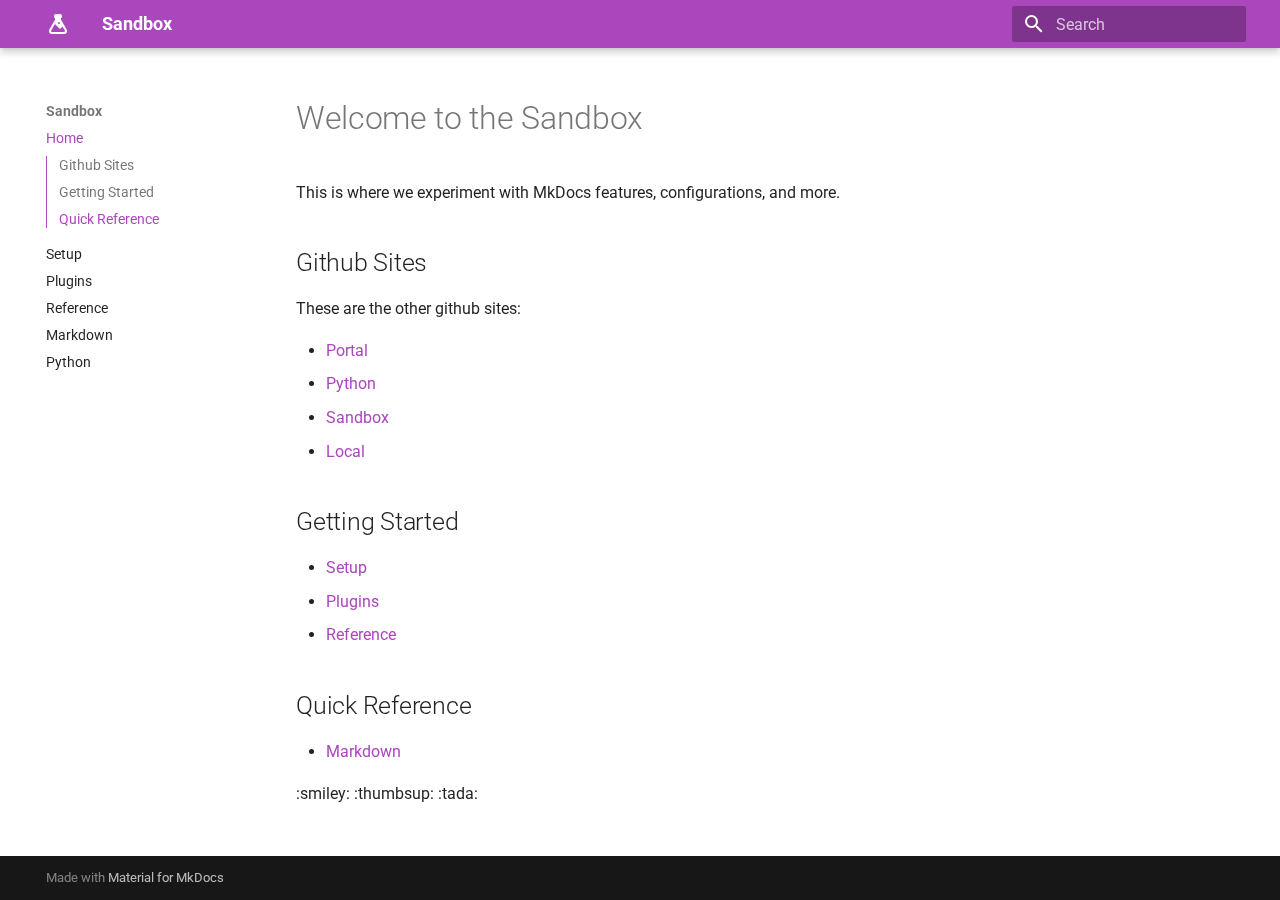
<file: index.html>
<!doctype html>
<html lang="en" class="no-js">
  <head>
    
      <meta charset="utf-8">
      <meta name="viewport" content="width=device-width,initial-scale=1">
      
        <meta name="description" content="A place to develop and experiment with MkDocs features">
      
      
      
        <link rel="canonical" href="https://example.com/">
      
      
      
        <link rel="next" href="setup/">
      
      
      <link rel="icon" href="assets/images/favicon.png">
      <meta name="generator" content="mkdocs-1.6.1, mkdocs-material-9.6.5">
    
    
      
        <title>Sandbox</title>
      
    
    
      <link rel="stylesheet" href="assets/stylesheets/main.8608ea7d.min.css">
      
        
        <link rel="stylesheet" href="assets/stylesheets/palette.06af60db.min.css">
      
      


    
    
      
    
    
      
        
        
        <link rel="preconnect" href="https://fonts.gstatic.com" crossorigin>
        <link rel="stylesheet" href="https://fonts.googleapis.com/css?family=Roboto:300,300i,400,400i,700,700i%7CRoboto+Mono:400,400i,700,700i&display=fallback">
        <style>:root{--md-text-font:"Roboto";--md-code-font:"Roboto Mono"}</style>
      
    
    
    <script>__md_scope=new URL(".",location),__md_hash=e=>[...e].reduce(((e,_)=>(e<<5)-e+_.charCodeAt(0)),0),__md_get=(e,_=localStorage,t=__md_scope)=>JSON.parse(_.getItem(t.pathname+"."+e)),__md_set=(e,_,t=localStorage,a=__md_scope)=>{try{t.setItem(a.pathname+"."+e,JSON.stringify(_))}catch(e){}}</script>
    
      

    
    
    
  </head>
  
  
    
    
      
    
    
    
    
    <body dir="ltr" data-md-color-scheme="default" data-md-color-primary="purple" data-md-color-accent="pink">
  
    
    <input class="md-toggle" data-md-toggle="drawer" type="checkbox" id="__drawer" autocomplete="off">
    <input class="md-toggle" data-md-toggle="search" type="checkbox" id="__search" autocomplete="off">
    <label class="md-overlay" for="__drawer"></label>
    <div data-md-component="skip">
      
        
        <a href="#welcome-to-the-sandbox" class="md-skip">
          Skip to content
        </a>
      
    </div>
    <div data-md-component="announce">
      
    </div>
    
    
      

  

<header class="md-header md-header--shadow" data-md-component="header">
  <nav class="md-header__inner md-grid" aria-label="Header">
    <a href="." title="Sandbox" class="md-header__button md-logo" aria-label="Sandbox" data-md-component="logo">
      
  
  <svg xmlns="http://www.w3.org/2000/svg" viewBox="0 0 24 24"><path d="M6 22a3 3 0 0 1-3-3c0-.6.18-1.16.5-1.63L9 7.81V6a1 1 0 0 1-1-1V4a2 2 0 0 1 2-2h4a2 2 0 0 1 2 2v1a1 1 0 0 1-1 1v1.81l5.5 9.56c.32.47.5 1.03.5 1.63a3 3 0 0 1-3 3zm-1-3a1 1 0 0 0 1 1h12a1 1 0 0 0 1-1c0-.21-.07-.41-.18-.57l-2.29-3.96L14 17l-5.07-5.07-3.75 6.5c-.11.16-.18.36-.18.57m8-9a1 1 0 0 0-1 1 1 1 0 0 0 1 1 1 1 0 0 0 1-1 1 1 0 0 0-1-1"/></svg>

    </a>
    <label class="md-header__button md-icon" for="__drawer">
      
      <svg xmlns="http://www.w3.org/2000/svg" viewBox="0 0 24 24"><path d="M3 6h18v2H3zm0 5h18v2H3zm0 5h18v2H3z"/></svg>
    </label>
    <div class="md-header__title" data-md-component="header-title">
      <div class="md-header__ellipsis">
        <div class="md-header__topic">
          <span class="md-ellipsis">
            Sandbox
          </span>
        </div>
        <div class="md-header__topic" data-md-component="header-topic">
          <span class="md-ellipsis">
            
              Home
            
          </span>
        </div>
      </div>
    </div>
    
      
        <form class="md-header__option" data-md-component="palette">
  
    
    
    
    <input class="md-option" data-md-color-media="" data-md-color-scheme="default" data-md-color-primary="purple" data-md-color-accent="pink"  aria-hidden="true"  type="radio" name="__palette" id="__palette_0">
    
  
    
    
    
    <input class="md-option" data-md-color-media="" data-md-color-scheme="slate" data-md-color-primary="purple" data-md-color-accent="pink"  aria-label="Switch to dark mode"  type="radio" name="__palette" id="__palette_1">
    
      <label class="md-header__button md-icon" title="Switch to dark mode" for="__palette_0" hidden>
        <svg xmlns="http://www.w3.org/2000/svg" viewBox="0 0 24 24"><path d="m17.75 4.09-2.53 1.94.91 3.06-2.63-1.81-2.63 1.81.91-3.06-2.53-1.94L12.44 4l1.06-3 1.06 3zm3.5 6.91-1.64 1.25.59 1.98-1.7-1.17-1.7 1.17.59-1.98L15.75 11l2.06-.05L18.5 9l.69 1.95zm-2.28 4.95c.83-.08 1.72 1.1 1.19 1.85-.32.45-.66.87-1.08 1.27C15.17 23 8.84 23 4.94 19.07c-3.91-3.9-3.91-10.24 0-14.14.4-.4.82-.76 1.27-1.08.75-.53 1.93.36 1.85 1.19-.27 2.86.69 5.83 2.89 8.02a9.96 9.96 0 0 0 8.02 2.89m-1.64 2.02a12.08 12.08 0 0 1-7.8-3.47c-2.17-2.19-3.33-5-3.49-7.82-2.81 3.14-2.7 7.96.31 10.98 3.02 3.01 7.84 3.12 10.98.31"/></svg>
      </label>
    
  
</form>
      
    
    
      <script>var palette=__md_get("__palette");if(palette&&palette.color){if("(prefers-color-scheme)"===palette.color.media){var media=matchMedia("(prefers-color-scheme: light)"),input=document.querySelector(media.matches?"[data-md-color-media='(prefers-color-scheme: light)']":"[data-md-color-media='(prefers-color-scheme: dark)']");palette.color.media=input.getAttribute("data-md-color-media"),palette.color.scheme=input.getAttribute("data-md-color-scheme"),palette.color.primary=input.getAttribute("data-md-color-primary"),palette.color.accent=input.getAttribute("data-md-color-accent")}for(var[key,value]of Object.entries(palette.color))document.body.setAttribute("data-md-color-"+key,value)}</script>
    
    
    
      <label class="md-header__button md-icon" for="__search">
        
        <svg xmlns="http://www.w3.org/2000/svg" viewBox="0 0 24 24"><path d="M9.5 3A6.5 6.5 0 0 1 16 9.5c0 1.61-.59 3.09-1.56 4.23l.27.27h.79l5 5-1.5 1.5-5-5v-.79l-.27-.27A6.52 6.52 0 0 1 9.5 16 6.5 6.5 0 0 1 3 9.5 6.5 6.5 0 0 1 9.5 3m0 2C7 5 5 7 5 9.5S7 14 9.5 14 14 12 14 9.5 12 5 9.5 5"/></svg>
      </label>
      <div class="md-search" data-md-component="search" role="dialog">
  <label class="md-search__overlay" for="__search"></label>
  <div class="md-search__inner" role="search">
    <form class="md-search__form" name="search">
      <input type="text" class="md-search__input" name="query" aria-label="Search" placeholder="Search" autocapitalize="off" autocorrect="off" autocomplete="off" spellcheck="false" data-md-component="search-query" required>
      <label class="md-search__icon md-icon" for="__search">
        
        <svg xmlns="http://www.w3.org/2000/svg" viewBox="0 0 24 24"><path d="M9.5 3A6.5 6.5 0 0 1 16 9.5c0 1.61-.59 3.09-1.56 4.23l.27.27h.79l5 5-1.5 1.5-5-5v-.79l-.27-.27A6.52 6.52 0 0 1 9.5 16 6.5 6.5 0 0 1 3 9.5 6.5 6.5 0 0 1 9.5 3m0 2C7 5 5 7 5 9.5S7 14 9.5 14 14 12 14 9.5 12 5 9.5 5"/></svg>
        
        <svg xmlns="http://www.w3.org/2000/svg" viewBox="0 0 24 24"><path d="M20 11v2H8l5.5 5.5-1.42 1.42L4.16 12l7.92-7.92L13.5 5.5 8 11z"/></svg>
      </label>
      <nav class="md-search__options" aria-label="Search">
        
        <button type="reset" class="md-search__icon md-icon" title="Clear" aria-label="Clear" tabindex="-1">
          
          <svg xmlns="http://www.w3.org/2000/svg" viewBox="0 0 24 24"><path d="M19 6.41 17.59 5 12 10.59 6.41 5 5 6.41 10.59 12 5 17.59 6.41 19 12 13.41 17.59 19 19 17.59 13.41 12z"/></svg>
        </button>
      </nav>
      
    </form>
    <div class="md-search__output">
      <div class="md-search__scrollwrap" tabindex="0" data-md-scrollfix>
        <div class="md-search-result" data-md-component="search-result">
          <div class="md-search-result__meta">
            Initializing search
          </div>
          <ol class="md-search-result__list" role="presentation"></ol>
        </div>
      </div>
    </div>
  </div>
</div>
    
    
  </nav>
  
</header>
    
    <div class="md-container" data-md-component="container">
      
      
        
          
        
      
      <main class="md-main" data-md-component="main">
        <div class="md-main__inner md-grid">
          
            
              
              <div class="md-sidebar md-sidebar--primary" data-md-component="sidebar" data-md-type="navigation" >
                <div class="md-sidebar__scrollwrap">
                  <div class="md-sidebar__inner">
                    



  

<nav class="md-nav md-nav--primary md-nav--integrated" aria-label="Navigation" data-md-level="0">
  <label class="md-nav__title" for="__drawer">
    <a href="." title="Sandbox" class="md-nav__button md-logo" aria-label="Sandbox" data-md-component="logo">
      
  
  <svg xmlns="http://www.w3.org/2000/svg" viewBox="0 0 24 24"><path d="M6 22a3 3 0 0 1-3-3c0-.6.18-1.16.5-1.63L9 7.81V6a1 1 0 0 1-1-1V4a2 2 0 0 1 2-2h4a2 2 0 0 1 2 2v1a1 1 0 0 1-1 1v1.81l5.5 9.56c.32.47.5 1.03.5 1.63a3 3 0 0 1-3 3zm-1-3a1 1 0 0 0 1 1h12a1 1 0 0 0 1-1c0-.21-.07-.41-.18-.57l-2.29-3.96L14 17l-5.07-5.07-3.75 6.5c-.11.16-.18.36-.18.57m8-9a1 1 0 0 0-1 1 1 1 0 0 0 1 1 1 1 0 0 0 1-1 1 1 0 0 0-1-1"/></svg>

    </a>
    Sandbox
  </label>
  
  <ul class="md-nav__list" data-md-scrollfix>
    
      
      
  
  
    
  
  
  
    <li class="md-nav__item md-nav__item--active">
      
      <input class="md-nav__toggle md-toggle" type="checkbox" id="__toc">
      
      
        
      
      
        <label class="md-nav__link md-nav__link--active" for="__toc">
          
  
  <span class="md-ellipsis">
    Home
    
  </span>
  

          <span class="md-nav__icon md-icon"></span>
        </label>
      
      <a href="." class="md-nav__link md-nav__link--active">
        
  
  <span class="md-ellipsis">
    Home
    
  </span>
  

      </a>
      
        

<nav class="md-nav md-nav--secondary" aria-label="Table of contents">
  
  
  
    
  
  
    <label class="md-nav__title" for="__toc">
      <span class="md-nav__icon md-icon"></span>
      Table of contents
    </label>
    <ul class="md-nav__list" data-md-component="toc" data-md-scrollfix>
      
        <li class="md-nav__item">
  <a href="#github-sites" class="md-nav__link">
    <span class="md-ellipsis">
      Github Sites
    </span>
  </a>
  
</li>
      
        <li class="md-nav__item">
  <a href="#getting-started" class="md-nav__link">
    <span class="md-ellipsis">
      Getting Started
    </span>
  </a>
  
</li>
      
        <li class="md-nav__item">
  <a href="#quick-reference" class="md-nav__link">
    <span class="md-ellipsis">
      Quick Reference
    </span>
  </a>
  
</li>
      
    </ul>
  
</nav>
      
    </li>
  

    
      
      
  
  
  
  
    <li class="md-nav__item">
      <a href="setup/" class="md-nav__link">
        
  
  <span class="md-ellipsis">
    Setup
    
  </span>
  

      </a>
    </li>
  

    
      
      
  
  
  
  
    <li class="md-nav__item">
      <a href="plugins/" class="md-nav__link">
        
  
  <span class="md-ellipsis">
    Plugins
    
  </span>
  

      </a>
    </li>
  

    
      
      
  
  
  
  
    <li class="md-nav__item">
      <a href="reference/" class="md-nav__link">
        
  
  <span class="md-ellipsis">
    Reference
    
  </span>
  

      </a>
    </li>
  

    
      
      
  
  
  
  
    <li class="md-nav__item">
      <a href="markdown/" class="md-nav__link">
        
  
  <span class="md-ellipsis">
    Markdown
    
  </span>
  

      </a>
    </li>
  

    
      
      
  
  
  
  
    <li class="md-nav__item">
      <a href="python/" class="md-nav__link">
        
  
  <span class="md-ellipsis">
    Python
    
  </span>
  

      </a>
    </li>
  

    
  </ul>
</nav>
                  </div>
                </div>
              </div>
            
            
          
          
            <div class="md-content" data-md-component="content">
              <article class="md-content__inner md-typeset">
                
                  



<h1 id="welcome-to-the-sandbox">Welcome to the Sandbox<a class="headerlink" href="#welcome-to-the-sandbox" title="Permanent link">&para;</a></h1>
<p>This is where we experiment with MkDocs features, configurations, and more.</p>
<h2 id="github-sites">Github Sites<a class="headerlink" href="#github-sites" title="Permanent link">&para;</a></h2>
<p>These are the other github sites:</p>
<ul>
<li><a href="https://blutterfly.github.io/portal/">Portal</a></li>
<li><a href="https://blutterfly.github.io/python/">Python</a></li>
<li><a href="https://blutterfly.github.io/sandbox/">Sandbox</a></li>
<li><a href="http://127.0.0.1:8000/">Local</a></li>
</ul>
<h2 id="getting-started">Getting Started<a class="headerlink" href="#getting-started" title="Permanent link">&para;</a></h2>
<ul>
<li><a href="setup/">Setup</a></li>
<li><a href="plugins/">Plugins</a></li>
<li><a href="reference/">Reference</a></li>
</ul>
<h2 id="quick-reference">Quick Reference<a class="headerlink" href="#quick-reference" title="Permanent link">&para;</a></h2>
<ul>
<li><a href="markdown/">Markdown</a></li>
</ul>
<p>:smiley: :thumbsup: :tada:</p>












                
              </article>
            </div>
          
          
<script>var target=document.getElementById(location.hash.slice(1));target&&target.name&&(target.checked=target.name.startsWith("__tabbed_"))</script>
        </div>
        
      </main>
      
        <footer class="md-footer">
  
  <div class="md-footer-meta md-typeset">
    <div class="md-footer-meta__inner md-grid">
      <div class="md-copyright">
  
  
    Made with
    <a href="https://squidfunk.github.io/mkdocs-material/" target="_blank" rel="noopener">
      Material for MkDocs
    </a>
  
</div>
      
    </div>
  </div>
</footer>
      
    </div>
    <div class="md-dialog" data-md-component="dialog">
      <div class="md-dialog__inner md-typeset"></div>
    </div>
    
    
    <script id="__config" type="application/json">{"base": ".", "features": ["navigation.instant", "navigation.tracking", "toc.integrate"], "search": "assets/javascripts/workers/search.f8cc74c7.min.js", "translations": {"clipboard.copied": "Copied to clipboard", "clipboard.copy": "Copy to clipboard", "search.result.more.one": "1 more on this page", "search.result.more.other": "# more on this page", "search.result.none": "No matching documents", "search.result.one": "1 matching document", "search.result.other": "# matching documents", "search.result.placeholder": "Type to start searching", "search.result.term.missing": "Missing", "select.version": "Select version"}}</script>
    
    
      <script src="assets/javascripts/bundle.f1b6f286.min.js"></script>
      
    
  </body>
</html>
</file>
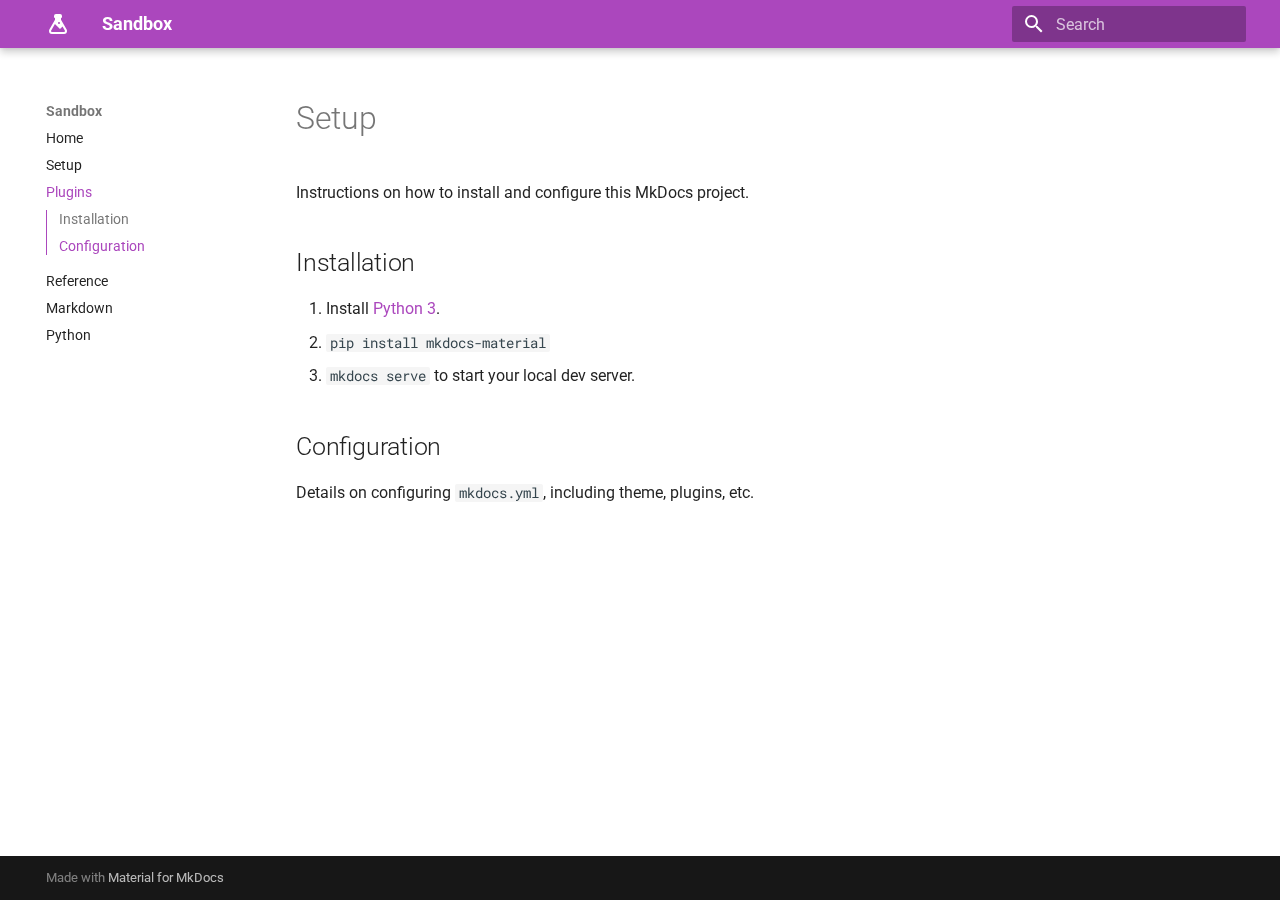
<file: plugins/index.html>
<!doctype html>
<html lang="en" class="no-js">
  <head>
    
      <meta charset="utf-8">
      <meta name="viewport" content="width=device-width,initial-scale=1">
      
        <meta name="description" content="A place to develop and experiment with MkDocs features">
      
      
      
        <link rel="canonical" href="https://example.com/plugins/">
      
      
        <link rel="prev" href="../setup/">
      
      
        <link rel="next" href="../reference/">
      
      
      <link rel="icon" href="../assets/images/favicon.png">
      <meta name="generator" content="mkdocs-1.6.1, mkdocs-material-9.6.5">
    
    
      
        <title>Plugins - Sandbox</title>
      
    
    
      <link rel="stylesheet" href="../assets/stylesheets/main.8608ea7d.min.css">
      
        
        <link rel="stylesheet" href="../assets/stylesheets/palette.06af60db.min.css">
      
      


    
    
      
    
    
      
        
        
        <link rel="preconnect" href="https://fonts.gstatic.com" crossorigin>
        <link rel="stylesheet" href="https://fonts.googleapis.com/css?family=Roboto:300,300i,400,400i,700,700i%7CRoboto+Mono:400,400i,700,700i&display=fallback">
        <style>:root{--md-text-font:"Roboto";--md-code-font:"Roboto Mono"}</style>
      
    
    
    <script>__md_scope=new URL("..",location),__md_hash=e=>[...e].reduce(((e,_)=>(e<<5)-e+_.charCodeAt(0)),0),__md_get=(e,_=localStorage,t=__md_scope)=>JSON.parse(_.getItem(t.pathname+"."+e)),__md_set=(e,_,t=localStorage,a=__md_scope)=>{try{t.setItem(a.pathname+"."+e,JSON.stringify(_))}catch(e){}}</script>
    
      

    
    
    
  </head>
  
  
    
    
      
    
    
    
    
    <body dir="ltr" data-md-color-scheme="default" data-md-color-primary="purple" data-md-color-accent="pink">
  
    
    <input class="md-toggle" data-md-toggle="drawer" type="checkbox" id="__drawer" autocomplete="off">
    <input class="md-toggle" data-md-toggle="search" type="checkbox" id="__search" autocomplete="off">
    <label class="md-overlay" for="__drawer"></label>
    <div data-md-component="skip">
      
        
        <a href="#setup" class="md-skip">
          Skip to content
        </a>
      
    </div>
    <div data-md-component="announce">
      
    </div>
    
    
      

  

<header class="md-header md-header--shadow" data-md-component="header">
  <nav class="md-header__inner md-grid" aria-label="Header">
    <a href=".." title="Sandbox" class="md-header__button md-logo" aria-label="Sandbox" data-md-component="logo">
      
  
  <svg xmlns="http://www.w3.org/2000/svg" viewBox="0 0 24 24"><path d="M6 22a3 3 0 0 1-3-3c0-.6.18-1.16.5-1.63L9 7.81V6a1 1 0 0 1-1-1V4a2 2 0 0 1 2-2h4a2 2 0 0 1 2 2v1a1 1 0 0 1-1 1v1.81l5.5 9.56c.32.47.5 1.03.5 1.63a3 3 0 0 1-3 3zm-1-3a1 1 0 0 0 1 1h12a1 1 0 0 0 1-1c0-.21-.07-.41-.18-.57l-2.29-3.96L14 17l-5.07-5.07-3.75 6.5c-.11.16-.18.36-.18.57m8-9a1 1 0 0 0-1 1 1 1 0 0 0 1 1 1 1 0 0 0 1-1 1 1 0 0 0-1-1"/></svg>

    </a>
    <label class="md-header__button md-icon" for="__drawer">
      
      <svg xmlns="http://www.w3.org/2000/svg" viewBox="0 0 24 24"><path d="M3 6h18v2H3zm0 5h18v2H3zm0 5h18v2H3z"/></svg>
    </label>
    <div class="md-header__title" data-md-component="header-title">
      <div class="md-header__ellipsis">
        <div class="md-header__topic">
          <span class="md-ellipsis">
            Sandbox
          </span>
        </div>
        <div class="md-header__topic" data-md-component="header-topic">
          <span class="md-ellipsis">
            
              Plugins
            
          </span>
        </div>
      </div>
    </div>
    
      
        <form class="md-header__option" data-md-component="palette">
  
    
    
    
    <input class="md-option" data-md-color-media="" data-md-color-scheme="default" data-md-color-primary="purple" data-md-color-accent="pink"  aria-hidden="true"  type="radio" name="__palette" id="__palette_0">
    
  
    
    
    
    <input class="md-option" data-md-color-media="" data-md-color-scheme="slate" data-md-color-primary="purple" data-md-color-accent="pink"  aria-label="Switch to dark mode"  type="radio" name="__palette" id="__palette_1">
    
      <label class="md-header__button md-icon" title="Switch to dark mode" for="__palette_0" hidden>
        <svg xmlns="http://www.w3.org/2000/svg" viewBox="0 0 24 24"><path d="m17.75 4.09-2.53 1.94.91 3.06-2.63-1.81-2.63 1.81.91-3.06-2.53-1.94L12.44 4l1.06-3 1.06 3zm3.5 6.91-1.64 1.25.59 1.98-1.7-1.17-1.7 1.17.59-1.98L15.75 11l2.06-.05L18.5 9l.69 1.95zm-2.28 4.95c.83-.08 1.72 1.1 1.19 1.85-.32.45-.66.87-1.08 1.27C15.17 23 8.84 23 4.94 19.07c-3.91-3.9-3.91-10.24 0-14.14.4-.4.82-.76 1.27-1.08.75-.53 1.93.36 1.85 1.19-.27 2.86.69 5.83 2.89 8.02a9.96 9.96 0 0 0 8.02 2.89m-1.64 2.02a12.08 12.08 0 0 1-7.8-3.47c-2.17-2.19-3.33-5-3.49-7.82-2.81 3.14-2.7 7.96.31 10.98 3.02 3.01 7.84 3.12 10.98.31"/></svg>
      </label>
    
  
</form>
      
    
    
      <script>var palette=__md_get("__palette");if(palette&&palette.color){if("(prefers-color-scheme)"===palette.color.media){var media=matchMedia("(prefers-color-scheme: light)"),input=document.querySelector(media.matches?"[data-md-color-media='(prefers-color-scheme: light)']":"[data-md-color-media='(prefers-color-scheme: dark)']");palette.color.media=input.getAttribute("data-md-color-media"),palette.color.scheme=input.getAttribute("data-md-color-scheme"),palette.color.primary=input.getAttribute("data-md-color-primary"),palette.color.accent=input.getAttribute("data-md-color-accent")}for(var[key,value]of Object.entries(palette.color))document.body.setAttribute("data-md-color-"+key,value)}</script>
    
    
    
      <label class="md-header__button md-icon" for="__search">
        
        <svg xmlns="http://www.w3.org/2000/svg" viewBox="0 0 24 24"><path d="M9.5 3A6.5 6.5 0 0 1 16 9.5c0 1.61-.59 3.09-1.56 4.23l.27.27h.79l5 5-1.5 1.5-5-5v-.79l-.27-.27A6.52 6.52 0 0 1 9.5 16 6.5 6.5 0 0 1 3 9.5 6.5 6.5 0 0 1 9.5 3m0 2C7 5 5 7 5 9.5S7 14 9.5 14 14 12 14 9.5 12 5 9.5 5"/></svg>
      </label>
      <div class="md-search" data-md-component="search" role="dialog">
  <label class="md-search__overlay" for="__search"></label>
  <div class="md-search__inner" role="search">
    <form class="md-search__form" name="search">
      <input type="text" class="md-search__input" name="query" aria-label="Search" placeholder="Search" autocapitalize="off" autocorrect="off" autocomplete="off" spellcheck="false" data-md-component="search-query" required>
      <label class="md-search__icon md-icon" for="__search">
        
        <svg xmlns="http://www.w3.org/2000/svg" viewBox="0 0 24 24"><path d="M9.5 3A6.5 6.5 0 0 1 16 9.5c0 1.61-.59 3.09-1.56 4.23l.27.27h.79l5 5-1.5 1.5-5-5v-.79l-.27-.27A6.52 6.52 0 0 1 9.5 16 6.5 6.5 0 0 1 3 9.5 6.5 6.5 0 0 1 9.5 3m0 2C7 5 5 7 5 9.5S7 14 9.5 14 14 12 14 9.5 12 5 9.5 5"/></svg>
        
        <svg xmlns="http://www.w3.org/2000/svg" viewBox="0 0 24 24"><path d="M20 11v2H8l5.5 5.5-1.42 1.42L4.16 12l7.92-7.92L13.5 5.5 8 11z"/></svg>
      </label>
      <nav class="md-search__options" aria-label="Search">
        
        <button type="reset" class="md-search__icon md-icon" title="Clear" aria-label="Clear" tabindex="-1">
          
          <svg xmlns="http://www.w3.org/2000/svg" viewBox="0 0 24 24"><path d="M19 6.41 17.59 5 12 10.59 6.41 5 5 6.41 10.59 12 5 17.59 6.41 19 12 13.41 17.59 19 19 17.59 13.41 12z"/></svg>
        </button>
      </nav>
      
    </form>
    <div class="md-search__output">
      <div class="md-search__scrollwrap" tabindex="0" data-md-scrollfix>
        <div class="md-search-result" data-md-component="search-result">
          <div class="md-search-result__meta">
            Initializing search
          </div>
          <ol class="md-search-result__list" role="presentation"></ol>
        </div>
      </div>
    </div>
  </div>
</div>
    
    
  </nav>
  
</header>
    
    <div class="md-container" data-md-component="container">
      
      
        
          
        
      
      <main class="md-main" data-md-component="main">
        <div class="md-main__inner md-grid">
          
            
              
              <div class="md-sidebar md-sidebar--primary" data-md-component="sidebar" data-md-type="navigation" >
                <div class="md-sidebar__scrollwrap">
                  <div class="md-sidebar__inner">
                    



  

<nav class="md-nav md-nav--primary md-nav--integrated" aria-label="Navigation" data-md-level="0">
  <label class="md-nav__title" for="__drawer">
    <a href=".." title="Sandbox" class="md-nav__button md-logo" aria-label="Sandbox" data-md-component="logo">
      
  
  <svg xmlns="http://www.w3.org/2000/svg" viewBox="0 0 24 24"><path d="M6 22a3 3 0 0 1-3-3c0-.6.18-1.16.5-1.63L9 7.81V6a1 1 0 0 1-1-1V4a2 2 0 0 1 2-2h4a2 2 0 0 1 2 2v1a1 1 0 0 1-1 1v1.81l5.5 9.56c.32.47.5 1.03.5 1.63a3 3 0 0 1-3 3zm-1-3a1 1 0 0 0 1 1h12a1 1 0 0 0 1-1c0-.21-.07-.41-.18-.57l-2.29-3.96L14 17l-5.07-5.07-3.75 6.5c-.11.16-.18.36-.18.57m8-9a1 1 0 0 0-1 1 1 1 0 0 0 1 1 1 1 0 0 0 1-1 1 1 0 0 0-1-1"/></svg>

    </a>
    Sandbox
  </label>
  
  <ul class="md-nav__list" data-md-scrollfix>
    
      
      
  
  
  
  
    <li class="md-nav__item">
      <a href=".." class="md-nav__link">
        
  
  <span class="md-ellipsis">
    Home
    
  </span>
  

      </a>
    </li>
  

    
      
      
  
  
  
  
    <li class="md-nav__item">
      <a href="../setup/" class="md-nav__link">
        
  
  <span class="md-ellipsis">
    Setup
    
  </span>
  

      </a>
    </li>
  

    
      
      
  
  
    
  
  
  
    <li class="md-nav__item md-nav__item--active">
      
      <input class="md-nav__toggle md-toggle" type="checkbox" id="__toc">
      
      
        
      
      
        <label class="md-nav__link md-nav__link--active" for="__toc">
          
  
  <span class="md-ellipsis">
    Plugins
    
  </span>
  

          <span class="md-nav__icon md-icon"></span>
        </label>
      
      <a href="./" class="md-nav__link md-nav__link--active">
        
  
  <span class="md-ellipsis">
    Plugins
    
  </span>
  

      </a>
      
        

<nav class="md-nav md-nav--secondary" aria-label="Table of contents">
  
  
  
    
  
  
    <label class="md-nav__title" for="__toc">
      <span class="md-nav__icon md-icon"></span>
      Table of contents
    </label>
    <ul class="md-nav__list" data-md-component="toc" data-md-scrollfix>
      
        <li class="md-nav__item">
  <a href="#installation" class="md-nav__link">
    <span class="md-ellipsis">
      Installation
    </span>
  </a>
  
</li>
      
        <li class="md-nav__item">
  <a href="#configuration" class="md-nav__link">
    <span class="md-ellipsis">
      Configuration
    </span>
  </a>
  
</li>
      
    </ul>
  
</nav>
      
    </li>
  

    
      
      
  
  
  
  
    <li class="md-nav__item">
      <a href="../reference/" class="md-nav__link">
        
  
  <span class="md-ellipsis">
    Reference
    
  </span>
  

      </a>
    </li>
  

    
      
      
  
  
  
  
    <li class="md-nav__item">
      <a href="../markdown/" class="md-nav__link">
        
  
  <span class="md-ellipsis">
    Markdown
    
  </span>
  

      </a>
    </li>
  

    
      
      
  
  
  
  
    <li class="md-nav__item">
      <a href="../python/" class="md-nav__link">
        
  
  <span class="md-ellipsis">
    Python
    
  </span>
  

      </a>
    </li>
  

    
  </ul>
</nav>
                  </div>
                </div>
              </div>
            
            
          
          
            <div class="md-content" data-md-component="content">
              <article class="md-content__inner md-typeset">
                
                  



<h1 id="setup">Setup<a class="headerlink" href="#setup" title="Permanent link">&para;</a></h1>
<p>Instructions on how to install and configure this MkDocs project.</p>
<h2 id="installation">Installation<a class="headerlink" href="#installation" title="Permanent link">&para;</a></h2>
<ol>
<li>Install <a href="https://www.python.org">Python 3</a>.</li>
<li><code>pip install mkdocs-material</code></li>
<li><code>mkdocs serve</code> to start your local dev server.</li>
</ol>
<h2 id="configuration">Configuration<a class="headerlink" href="#configuration" title="Permanent link">&para;</a></h2>
<p>Details on configuring <code>mkdocs.yml</code>, including theme, plugins, etc.</p>












                
              </article>
            </div>
          
          
<script>var target=document.getElementById(location.hash.slice(1));target&&target.name&&(target.checked=target.name.startsWith("__tabbed_"))</script>
        </div>
        
      </main>
      
        <footer class="md-footer">
  
  <div class="md-footer-meta md-typeset">
    <div class="md-footer-meta__inner md-grid">
      <div class="md-copyright">
  
  
    Made with
    <a href="https://squidfunk.github.io/mkdocs-material/" target="_blank" rel="noopener">
      Material for MkDocs
    </a>
  
</div>
      
    </div>
  </div>
</footer>
      
    </div>
    <div class="md-dialog" data-md-component="dialog">
      <div class="md-dialog__inner md-typeset"></div>
    </div>
    
    
    <script id="__config" type="application/json">{"base": "..", "features": ["navigation.instant", "navigation.tracking", "toc.integrate"], "search": "../assets/javascripts/workers/search.f8cc74c7.min.js", "translations": {"clipboard.copied": "Copied to clipboard", "clipboard.copy": "Copy to clipboard", "search.result.more.one": "1 more on this page", "search.result.more.other": "# more on this page", "search.result.none": "No matching documents", "search.result.one": "1 matching document", "search.result.other": "# matching documents", "search.result.placeholder": "Type to start searching", "search.result.term.missing": "Missing", "select.version": "Select version"}}</script>
    
    
      <script src="../assets/javascripts/bundle.f1b6f286.min.js"></script>
      
    
  </body>
</html>
</file>
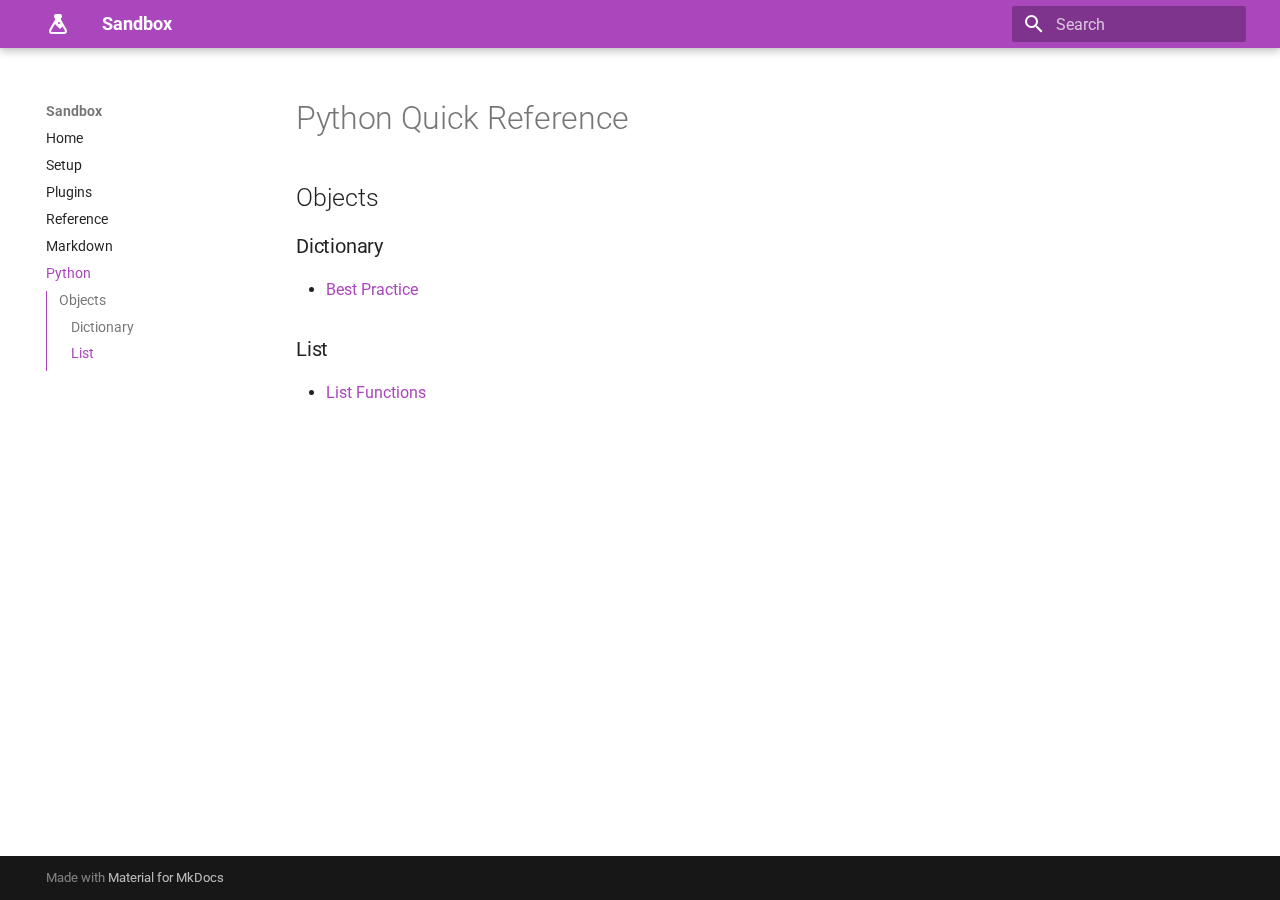
<file: python/index.html>
<!doctype html>
<html lang="en" class="no-js">
  <head>
    
      <meta charset="utf-8">
      <meta name="viewport" content="width=device-width,initial-scale=1">
      
        <meta name="description" content="A place to develop and experiment with MkDocs features">
      
      
      
        <link rel="canonical" href="https://example.com/python/">
      
      
        <link rel="prev" href="../markdown/">
      
      
      
      <link rel="icon" href="../assets/images/favicon.png">
      <meta name="generator" content="mkdocs-1.6.1, mkdocs-material-9.6.5">
    
    
      
        <title>Python - Sandbox</title>
      
    
    
      <link rel="stylesheet" href="../assets/stylesheets/main.8608ea7d.min.css">
      
        
        <link rel="stylesheet" href="../assets/stylesheets/palette.06af60db.min.css">
      
      


    
    
      
    
    
      
        
        
        <link rel="preconnect" href="https://fonts.gstatic.com" crossorigin>
        <link rel="stylesheet" href="https://fonts.googleapis.com/css?family=Roboto:300,300i,400,400i,700,700i%7CRoboto+Mono:400,400i,700,700i&display=fallback">
        <style>:root{--md-text-font:"Roboto";--md-code-font:"Roboto Mono"}</style>
      
    
    
    <script>__md_scope=new URL("..",location),__md_hash=e=>[...e].reduce(((e,_)=>(e<<5)-e+_.charCodeAt(0)),0),__md_get=(e,_=localStorage,t=__md_scope)=>JSON.parse(_.getItem(t.pathname+"."+e)),__md_set=(e,_,t=localStorage,a=__md_scope)=>{try{t.setItem(a.pathname+"."+e,JSON.stringify(_))}catch(e){}}</script>
    
      

    
    
    
  </head>
  
  
    
    
      
    
    
    
    
    <body dir="ltr" data-md-color-scheme="default" data-md-color-primary="purple" data-md-color-accent="pink">
  
    
    <input class="md-toggle" data-md-toggle="drawer" type="checkbox" id="__drawer" autocomplete="off">
    <input class="md-toggle" data-md-toggle="search" type="checkbox" id="__search" autocomplete="off">
    <label class="md-overlay" for="__drawer"></label>
    <div data-md-component="skip">
      
        
        <a href="#python-quick-reference" class="md-skip">
          Skip to content
        </a>
      
    </div>
    <div data-md-component="announce">
      
    </div>
    
    
      

  

<header class="md-header md-header--shadow" data-md-component="header">
  <nav class="md-header__inner md-grid" aria-label="Header">
    <a href=".." title="Sandbox" class="md-header__button md-logo" aria-label="Sandbox" data-md-component="logo">
      
  
  <svg xmlns="http://www.w3.org/2000/svg" viewBox="0 0 24 24"><path d="M6 22a3 3 0 0 1-3-3c0-.6.18-1.16.5-1.63L9 7.81V6a1 1 0 0 1-1-1V4a2 2 0 0 1 2-2h4a2 2 0 0 1 2 2v1a1 1 0 0 1-1 1v1.81l5.5 9.56c.32.47.5 1.03.5 1.63a3 3 0 0 1-3 3zm-1-3a1 1 0 0 0 1 1h12a1 1 0 0 0 1-1c0-.21-.07-.41-.18-.57l-2.29-3.96L14 17l-5.07-5.07-3.75 6.5c-.11.16-.18.36-.18.57m8-9a1 1 0 0 0-1 1 1 1 0 0 0 1 1 1 1 0 0 0 1-1 1 1 0 0 0-1-1"/></svg>

    </a>
    <label class="md-header__button md-icon" for="__drawer">
      
      <svg xmlns="http://www.w3.org/2000/svg" viewBox="0 0 24 24"><path d="M3 6h18v2H3zm0 5h18v2H3zm0 5h18v2H3z"/></svg>
    </label>
    <div class="md-header__title" data-md-component="header-title">
      <div class="md-header__ellipsis">
        <div class="md-header__topic">
          <span class="md-ellipsis">
            Sandbox
          </span>
        </div>
        <div class="md-header__topic" data-md-component="header-topic">
          <span class="md-ellipsis">
            
              Python
            
          </span>
        </div>
      </div>
    </div>
    
      
        <form class="md-header__option" data-md-component="palette">
  
    
    
    
    <input class="md-option" data-md-color-media="" data-md-color-scheme="default" data-md-color-primary="purple" data-md-color-accent="pink"  aria-hidden="true"  type="radio" name="__palette" id="__palette_0">
    
  
    
    
    
    <input class="md-option" data-md-color-media="" data-md-color-scheme="slate" data-md-color-primary="purple" data-md-color-accent="pink"  aria-label="Switch to dark mode"  type="radio" name="__palette" id="__palette_1">
    
      <label class="md-header__button md-icon" title="Switch to dark mode" for="__palette_0" hidden>
        <svg xmlns="http://www.w3.org/2000/svg" viewBox="0 0 24 24"><path d="m17.75 4.09-2.53 1.94.91 3.06-2.63-1.81-2.63 1.81.91-3.06-2.53-1.94L12.44 4l1.06-3 1.06 3zm3.5 6.91-1.64 1.25.59 1.98-1.7-1.17-1.7 1.17.59-1.98L15.75 11l2.06-.05L18.5 9l.69 1.95zm-2.28 4.95c.83-.08 1.72 1.1 1.19 1.85-.32.45-.66.87-1.08 1.27C15.17 23 8.84 23 4.94 19.07c-3.91-3.9-3.91-10.24 0-14.14.4-.4.82-.76 1.27-1.08.75-.53 1.93.36 1.85 1.19-.27 2.86.69 5.83 2.89 8.02a9.96 9.96 0 0 0 8.02 2.89m-1.64 2.02a12.08 12.08 0 0 1-7.8-3.47c-2.17-2.19-3.33-5-3.49-7.82-2.81 3.14-2.7 7.96.31 10.98 3.02 3.01 7.84 3.12 10.98.31"/></svg>
      </label>
    
  
</form>
      
    
    
      <script>var palette=__md_get("__palette");if(palette&&palette.color){if("(prefers-color-scheme)"===palette.color.media){var media=matchMedia("(prefers-color-scheme: light)"),input=document.querySelector(media.matches?"[data-md-color-media='(prefers-color-scheme: light)']":"[data-md-color-media='(prefers-color-scheme: dark)']");palette.color.media=input.getAttribute("data-md-color-media"),palette.color.scheme=input.getAttribute("data-md-color-scheme"),palette.color.primary=input.getAttribute("data-md-color-primary"),palette.color.accent=input.getAttribute("data-md-color-accent")}for(var[key,value]of Object.entries(palette.color))document.body.setAttribute("data-md-color-"+key,value)}</script>
    
    
    
      <label class="md-header__button md-icon" for="__search">
        
        <svg xmlns="http://www.w3.org/2000/svg" viewBox="0 0 24 24"><path d="M9.5 3A6.5 6.5 0 0 1 16 9.5c0 1.61-.59 3.09-1.56 4.23l.27.27h.79l5 5-1.5 1.5-5-5v-.79l-.27-.27A6.52 6.52 0 0 1 9.5 16 6.5 6.5 0 0 1 3 9.5 6.5 6.5 0 0 1 9.5 3m0 2C7 5 5 7 5 9.5S7 14 9.5 14 14 12 14 9.5 12 5 9.5 5"/></svg>
      </label>
      <div class="md-search" data-md-component="search" role="dialog">
  <label class="md-search__overlay" for="__search"></label>
  <div class="md-search__inner" role="search">
    <form class="md-search__form" name="search">
      <input type="text" class="md-search__input" name="query" aria-label="Search" placeholder="Search" autocapitalize="off" autocorrect="off" autocomplete="off" spellcheck="false" data-md-component="search-query" required>
      <label class="md-search__icon md-icon" for="__search">
        
        <svg xmlns="http://www.w3.org/2000/svg" viewBox="0 0 24 24"><path d="M9.5 3A6.5 6.5 0 0 1 16 9.5c0 1.61-.59 3.09-1.56 4.23l.27.27h.79l5 5-1.5 1.5-5-5v-.79l-.27-.27A6.52 6.52 0 0 1 9.5 16 6.5 6.5 0 0 1 3 9.5 6.5 6.5 0 0 1 9.5 3m0 2C7 5 5 7 5 9.5S7 14 9.5 14 14 12 14 9.5 12 5 9.5 5"/></svg>
        
        <svg xmlns="http://www.w3.org/2000/svg" viewBox="0 0 24 24"><path d="M20 11v2H8l5.5 5.5-1.42 1.42L4.16 12l7.92-7.92L13.5 5.5 8 11z"/></svg>
      </label>
      <nav class="md-search__options" aria-label="Search">
        
        <button type="reset" class="md-search__icon md-icon" title="Clear" aria-label="Clear" tabindex="-1">
          
          <svg xmlns="http://www.w3.org/2000/svg" viewBox="0 0 24 24"><path d="M19 6.41 17.59 5 12 10.59 6.41 5 5 6.41 10.59 12 5 17.59 6.41 19 12 13.41 17.59 19 19 17.59 13.41 12z"/></svg>
        </button>
      </nav>
      
    </form>
    <div class="md-search__output">
      <div class="md-search__scrollwrap" tabindex="0" data-md-scrollfix>
        <div class="md-search-result" data-md-component="search-result">
          <div class="md-search-result__meta">
            Initializing search
          </div>
          <ol class="md-search-result__list" role="presentation"></ol>
        </div>
      </div>
    </div>
  </div>
</div>
    
    
  </nav>
  
</header>
    
    <div class="md-container" data-md-component="container">
      
      
        
          
        
      
      <main class="md-main" data-md-component="main">
        <div class="md-main__inner md-grid">
          
            
              
              <div class="md-sidebar md-sidebar--primary" data-md-component="sidebar" data-md-type="navigation" >
                <div class="md-sidebar__scrollwrap">
                  <div class="md-sidebar__inner">
                    



  

<nav class="md-nav md-nav--primary md-nav--integrated" aria-label="Navigation" data-md-level="0">
  <label class="md-nav__title" for="__drawer">
    <a href=".." title="Sandbox" class="md-nav__button md-logo" aria-label="Sandbox" data-md-component="logo">
      
  
  <svg xmlns="http://www.w3.org/2000/svg" viewBox="0 0 24 24"><path d="M6 22a3 3 0 0 1-3-3c0-.6.18-1.16.5-1.63L9 7.81V6a1 1 0 0 1-1-1V4a2 2 0 0 1 2-2h4a2 2 0 0 1 2 2v1a1 1 0 0 1-1 1v1.81l5.5 9.56c.32.47.5 1.03.5 1.63a3 3 0 0 1-3 3zm-1-3a1 1 0 0 0 1 1h12a1 1 0 0 0 1-1c0-.21-.07-.41-.18-.57l-2.29-3.96L14 17l-5.07-5.07-3.75 6.5c-.11.16-.18.36-.18.57m8-9a1 1 0 0 0-1 1 1 1 0 0 0 1 1 1 1 0 0 0 1-1 1 1 0 0 0-1-1"/></svg>

    </a>
    Sandbox
  </label>
  
  <ul class="md-nav__list" data-md-scrollfix>
    
      
      
  
  
  
  
    <li class="md-nav__item">
      <a href=".." class="md-nav__link">
        
  
  <span class="md-ellipsis">
    Home
    
  </span>
  

      </a>
    </li>
  

    
      
      
  
  
  
  
    <li class="md-nav__item">
      <a href="../setup/" class="md-nav__link">
        
  
  <span class="md-ellipsis">
    Setup
    
  </span>
  

      </a>
    </li>
  

    
      
      
  
  
  
  
    <li class="md-nav__item">
      <a href="../plugins/" class="md-nav__link">
        
  
  <span class="md-ellipsis">
    Plugins
    
  </span>
  

      </a>
    </li>
  

    
      
      
  
  
  
  
    <li class="md-nav__item">
      <a href="../reference/" class="md-nav__link">
        
  
  <span class="md-ellipsis">
    Reference
    
  </span>
  

      </a>
    </li>
  

    
      
      
  
  
  
  
    <li class="md-nav__item">
      <a href="../markdown/" class="md-nav__link">
        
  
  <span class="md-ellipsis">
    Markdown
    
  </span>
  

      </a>
    </li>
  

    
      
      
  
  
    
  
  
  
    <li class="md-nav__item md-nav__item--active">
      
      <input class="md-nav__toggle md-toggle" type="checkbox" id="__toc">
      
      
        
      
      
        <label class="md-nav__link md-nav__link--active" for="__toc">
          
  
  <span class="md-ellipsis">
    Python
    
  </span>
  

          <span class="md-nav__icon md-icon"></span>
        </label>
      
      <a href="./" class="md-nav__link md-nav__link--active">
        
  
  <span class="md-ellipsis">
    Python
    
  </span>
  

      </a>
      
        

<nav class="md-nav md-nav--secondary" aria-label="Table of contents">
  
  
  
    
  
  
    <label class="md-nav__title" for="__toc">
      <span class="md-nav__icon md-icon"></span>
      Table of contents
    </label>
    <ul class="md-nav__list" data-md-component="toc" data-md-scrollfix>
      
        <li class="md-nav__item">
  <a href="#objects" class="md-nav__link">
    <span class="md-ellipsis">
      Objects
    </span>
  </a>
  
    <nav class="md-nav" aria-label="Objects">
      <ul class="md-nav__list">
        
          <li class="md-nav__item">
  <a href="#dictionary" class="md-nav__link">
    <span class="md-ellipsis">
      Dictionary
    </span>
  </a>
  
</li>
        
          <li class="md-nav__item">
  <a href="#list" class="md-nav__link">
    <span class="md-ellipsis">
      List
    </span>
  </a>
  
</li>
        
      </ul>
    </nav>
  
</li>
      
    </ul>
  
</nav>
      
    </li>
  

    
  </ul>
</nav>
                  </div>
                </div>
              </div>
            
            
          
          
            <div class="md-content" data-md-component="content">
              <article class="md-content__inner md-typeset">
                
                  



<h1 id="python-quick-reference">Python Quick Reference<a class="headerlink" href="#python-quick-reference" title="Permanent link">&para;</a></h1>
<h2 id="objects">Objects<a class="headerlink" href="#objects" title="Permanent link">&para;</a></h2>
<h3 id="dictionary">Dictionary<a class="headerlink" href="#dictionary" title="Permanent link">&para;</a></h3>
<ul>
<li><a href="dictionary/">Best Practice</a></li>
</ul>
<h3 id="list">List<a class="headerlink" href="#list" title="Permanent link">&para;</a></h3>
<ul>
<li><a href="list/">List Functions</a></li>
</ul>












                
              </article>
            </div>
          
          
<script>var target=document.getElementById(location.hash.slice(1));target&&target.name&&(target.checked=target.name.startsWith("__tabbed_"))</script>
        </div>
        
      </main>
      
        <footer class="md-footer">
  
  <div class="md-footer-meta md-typeset">
    <div class="md-footer-meta__inner md-grid">
      <div class="md-copyright">
  
  
    Made with
    <a href="https://squidfunk.github.io/mkdocs-material/" target="_blank" rel="noopener">
      Material for MkDocs
    </a>
  
</div>
      
    </div>
  </div>
</footer>
      
    </div>
    <div class="md-dialog" data-md-component="dialog">
      <div class="md-dialog__inner md-typeset"></div>
    </div>
    
    
    <script id="__config" type="application/json">{"base": "..", "features": ["navigation.instant", "navigation.tracking", "toc.integrate"], "search": "../assets/javascripts/workers/search.f8cc74c7.min.js", "translations": {"clipboard.copied": "Copied to clipboard", "clipboard.copy": "Copy to clipboard", "search.result.more.one": "1 more on this page", "search.result.more.other": "# more on this page", "search.result.none": "No matching documents", "search.result.one": "1 matching document", "search.result.other": "# matching documents", "search.result.placeholder": "Type to start searching", "search.result.term.missing": "Missing", "select.version": "Select version"}}</script>
    
    
      <script src="../assets/javascripts/bundle.f1b6f286.min.js"></script>
      
    
  </body>
</html>
</file>
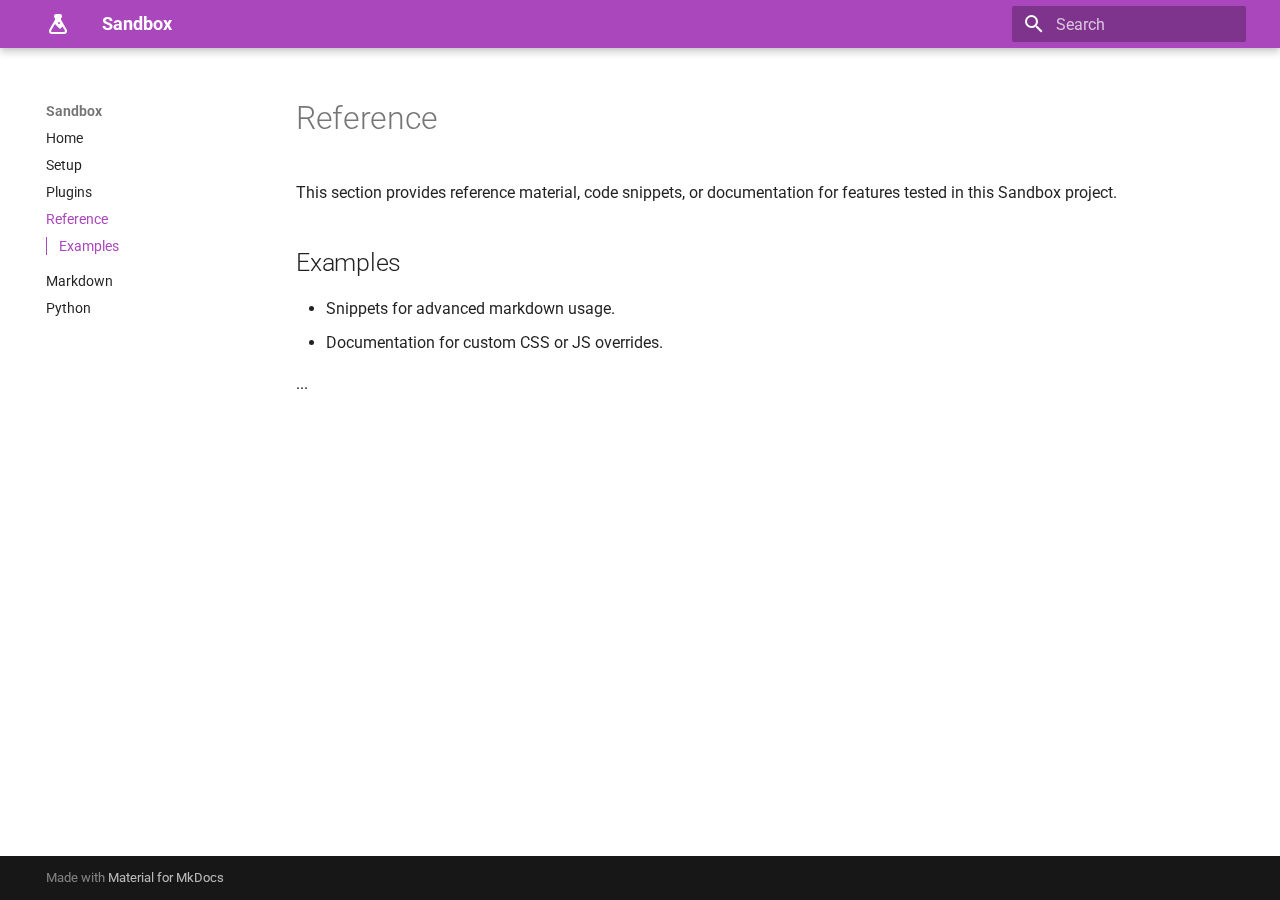
<file: reference/index.html>
<!doctype html>
<html lang="en" class="no-js">
  <head>
    
      <meta charset="utf-8">
      <meta name="viewport" content="width=device-width,initial-scale=1">
      
        <meta name="description" content="A place to develop and experiment with MkDocs features">
      
      
      
        <link rel="canonical" href="https://example.com/reference/">
      
      
        <link rel="prev" href="../plugins/">
      
      
        <link rel="next" href="../markdown/">
      
      
      <link rel="icon" href="../assets/images/favicon.png">
      <meta name="generator" content="mkdocs-1.6.1, mkdocs-material-9.6.5">
    
    
      
        <title>Reference - Sandbox</title>
      
    
    
      <link rel="stylesheet" href="../assets/stylesheets/main.8608ea7d.min.css">
      
        
        <link rel="stylesheet" href="../assets/stylesheets/palette.06af60db.min.css">
      
      


    
    
      
    
    
      
        
        
        <link rel="preconnect" href="https://fonts.gstatic.com" crossorigin>
        <link rel="stylesheet" href="https://fonts.googleapis.com/css?family=Roboto:300,300i,400,400i,700,700i%7CRoboto+Mono:400,400i,700,700i&display=fallback">
        <style>:root{--md-text-font:"Roboto";--md-code-font:"Roboto Mono"}</style>
      
    
    
    <script>__md_scope=new URL("..",location),__md_hash=e=>[...e].reduce(((e,_)=>(e<<5)-e+_.charCodeAt(0)),0),__md_get=(e,_=localStorage,t=__md_scope)=>JSON.parse(_.getItem(t.pathname+"."+e)),__md_set=(e,_,t=localStorage,a=__md_scope)=>{try{t.setItem(a.pathname+"."+e,JSON.stringify(_))}catch(e){}}</script>
    
      

    
    
    
  </head>
  
  
    
    
      
    
    
    
    
    <body dir="ltr" data-md-color-scheme="default" data-md-color-primary="purple" data-md-color-accent="pink">
  
    
    <input class="md-toggle" data-md-toggle="drawer" type="checkbox" id="__drawer" autocomplete="off">
    <input class="md-toggle" data-md-toggle="search" type="checkbox" id="__search" autocomplete="off">
    <label class="md-overlay" for="__drawer"></label>
    <div data-md-component="skip">
      
        
        <a href="#reference" class="md-skip">
          Skip to content
        </a>
      
    </div>
    <div data-md-component="announce">
      
    </div>
    
    
      

  

<header class="md-header md-header--shadow" data-md-component="header">
  <nav class="md-header__inner md-grid" aria-label="Header">
    <a href=".." title="Sandbox" class="md-header__button md-logo" aria-label="Sandbox" data-md-component="logo">
      
  
  <svg xmlns="http://www.w3.org/2000/svg" viewBox="0 0 24 24"><path d="M6 22a3 3 0 0 1-3-3c0-.6.18-1.16.5-1.63L9 7.81V6a1 1 0 0 1-1-1V4a2 2 0 0 1 2-2h4a2 2 0 0 1 2 2v1a1 1 0 0 1-1 1v1.81l5.5 9.56c.32.47.5 1.03.5 1.63a3 3 0 0 1-3 3zm-1-3a1 1 0 0 0 1 1h12a1 1 0 0 0 1-1c0-.21-.07-.41-.18-.57l-2.29-3.96L14 17l-5.07-5.07-3.75 6.5c-.11.16-.18.36-.18.57m8-9a1 1 0 0 0-1 1 1 1 0 0 0 1 1 1 1 0 0 0 1-1 1 1 0 0 0-1-1"/></svg>

    </a>
    <label class="md-header__button md-icon" for="__drawer">
      
      <svg xmlns="http://www.w3.org/2000/svg" viewBox="0 0 24 24"><path d="M3 6h18v2H3zm0 5h18v2H3zm0 5h18v2H3z"/></svg>
    </label>
    <div class="md-header__title" data-md-component="header-title">
      <div class="md-header__ellipsis">
        <div class="md-header__topic">
          <span class="md-ellipsis">
            Sandbox
          </span>
        </div>
        <div class="md-header__topic" data-md-component="header-topic">
          <span class="md-ellipsis">
            
              Reference
            
          </span>
        </div>
      </div>
    </div>
    
      
        <form class="md-header__option" data-md-component="palette">
  
    
    
    
    <input class="md-option" data-md-color-media="" data-md-color-scheme="default" data-md-color-primary="purple" data-md-color-accent="pink"  aria-hidden="true"  type="radio" name="__palette" id="__palette_0">
    
  
    
    
    
    <input class="md-option" data-md-color-media="" data-md-color-scheme="slate" data-md-color-primary="purple" data-md-color-accent="pink"  aria-label="Switch to dark mode"  type="radio" name="__palette" id="__palette_1">
    
      <label class="md-header__button md-icon" title="Switch to dark mode" for="__palette_0" hidden>
        <svg xmlns="http://www.w3.org/2000/svg" viewBox="0 0 24 24"><path d="m17.75 4.09-2.53 1.94.91 3.06-2.63-1.81-2.63 1.81.91-3.06-2.53-1.94L12.44 4l1.06-3 1.06 3zm3.5 6.91-1.64 1.25.59 1.98-1.7-1.17-1.7 1.17.59-1.98L15.75 11l2.06-.05L18.5 9l.69 1.95zm-2.28 4.95c.83-.08 1.72 1.1 1.19 1.85-.32.45-.66.87-1.08 1.27C15.17 23 8.84 23 4.94 19.07c-3.91-3.9-3.91-10.24 0-14.14.4-.4.82-.76 1.27-1.08.75-.53 1.93.36 1.85 1.19-.27 2.86.69 5.83 2.89 8.02a9.96 9.96 0 0 0 8.02 2.89m-1.64 2.02a12.08 12.08 0 0 1-7.8-3.47c-2.17-2.19-3.33-5-3.49-7.82-2.81 3.14-2.7 7.96.31 10.98 3.02 3.01 7.84 3.12 10.98.31"/></svg>
      </label>
    
  
</form>
      
    
    
      <script>var palette=__md_get("__palette");if(palette&&palette.color){if("(prefers-color-scheme)"===palette.color.media){var media=matchMedia("(prefers-color-scheme: light)"),input=document.querySelector(media.matches?"[data-md-color-media='(prefers-color-scheme: light)']":"[data-md-color-media='(prefers-color-scheme: dark)']");palette.color.media=input.getAttribute("data-md-color-media"),palette.color.scheme=input.getAttribute("data-md-color-scheme"),palette.color.primary=input.getAttribute("data-md-color-primary"),palette.color.accent=input.getAttribute("data-md-color-accent")}for(var[key,value]of Object.entries(palette.color))document.body.setAttribute("data-md-color-"+key,value)}</script>
    
    
    
      <label class="md-header__button md-icon" for="__search">
        
        <svg xmlns="http://www.w3.org/2000/svg" viewBox="0 0 24 24"><path d="M9.5 3A6.5 6.5 0 0 1 16 9.5c0 1.61-.59 3.09-1.56 4.23l.27.27h.79l5 5-1.5 1.5-5-5v-.79l-.27-.27A6.52 6.52 0 0 1 9.5 16 6.5 6.5 0 0 1 3 9.5 6.5 6.5 0 0 1 9.5 3m0 2C7 5 5 7 5 9.5S7 14 9.5 14 14 12 14 9.5 12 5 9.5 5"/></svg>
      </label>
      <div class="md-search" data-md-component="search" role="dialog">
  <label class="md-search__overlay" for="__search"></label>
  <div class="md-search__inner" role="search">
    <form class="md-search__form" name="search">
      <input type="text" class="md-search__input" name="query" aria-label="Search" placeholder="Search" autocapitalize="off" autocorrect="off" autocomplete="off" spellcheck="false" data-md-component="search-query" required>
      <label class="md-search__icon md-icon" for="__search">
        
        <svg xmlns="http://www.w3.org/2000/svg" viewBox="0 0 24 24"><path d="M9.5 3A6.5 6.5 0 0 1 16 9.5c0 1.61-.59 3.09-1.56 4.23l.27.27h.79l5 5-1.5 1.5-5-5v-.79l-.27-.27A6.52 6.52 0 0 1 9.5 16 6.5 6.5 0 0 1 3 9.5 6.5 6.5 0 0 1 9.5 3m0 2C7 5 5 7 5 9.5S7 14 9.5 14 14 12 14 9.5 12 5 9.5 5"/></svg>
        
        <svg xmlns="http://www.w3.org/2000/svg" viewBox="0 0 24 24"><path d="M20 11v2H8l5.5 5.5-1.42 1.42L4.16 12l7.92-7.92L13.5 5.5 8 11z"/></svg>
      </label>
      <nav class="md-search__options" aria-label="Search">
        
        <button type="reset" class="md-search__icon md-icon" title="Clear" aria-label="Clear" tabindex="-1">
          
          <svg xmlns="http://www.w3.org/2000/svg" viewBox="0 0 24 24"><path d="M19 6.41 17.59 5 12 10.59 6.41 5 5 6.41 10.59 12 5 17.59 6.41 19 12 13.41 17.59 19 19 17.59 13.41 12z"/></svg>
        </button>
      </nav>
      
    </form>
    <div class="md-search__output">
      <div class="md-search__scrollwrap" tabindex="0" data-md-scrollfix>
        <div class="md-search-result" data-md-component="search-result">
          <div class="md-search-result__meta">
            Initializing search
          </div>
          <ol class="md-search-result__list" role="presentation"></ol>
        </div>
      </div>
    </div>
  </div>
</div>
    
    
  </nav>
  
</header>
    
    <div class="md-container" data-md-component="container">
      
      
        
          
        
      
      <main class="md-main" data-md-component="main">
        <div class="md-main__inner md-grid">
          
            
              
              <div class="md-sidebar md-sidebar--primary" data-md-component="sidebar" data-md-type="navigation" >
                <div class="md-sidebar__scrollwrap">
                  <div class="md-sidebar__inner">
                    



  

<nav class="md-nav md-nav--primary md-nav--integrated" aria-label="Navigation" data-md-level="0">
  <label class="md-nav__title" for="__drawer">
    <a href=".." title="Sandbox" class="md-nav__button md-logo" aria-label="Sandbox" data-md-component="logo">
      
  
  <svg xmlns="http://www.w3.org/2000/svg" viewBox="0 0 24 24"><path d="M6 22a3 3 0 0 1-3-3c0-.6.18-1.16.5-1.63L9 7.81V6a1 1 0 0 1-1-1V4a2 2 0 0 1 2-2h4a2 2 0 0 1 2 2v1a1 1 0 0 1-1 1v1.81l5.5 9.56c.32.47.5 1.03.5 1.63a3 3 0 0 1-3 3zm-1-3a1 1 0 0 0 1 1h12a1 1 0 0 0 1-1c0-.21-.07-.41-.18-.57l-2.29-3.96L14 17l-5.07-5.07-3.75 6.5c-.11.16-.18.36-.18.57m8-9a1 1 0 0 0-1 1 1 1 0 0 0 1 1 1 1 0 0 0 1-1 1 1 0 0 0-1-1"/></svg>

    </a>
    Sandbox
  </label>
  
  <ul class="md-nav__list" data-md-scrollfix>
    
      
      
  
  
  
  
    <li class="md-nav__item">
      <a href=".." class="md-nav__link">
        
  
  <span class="md-ellipsis">
    Home
    
  </span>
  

      </a>
    </li>
  

    
      
      
  
  
  
  
    <li class="md-nav__item">
      <a href="../setup/" class="md-nav__link">
        
  
  <span class="md-ellipsis">
    Setup
    
  </span>
  

      </a>
    </li>
  

    
      
      
  
  
  
  
    <li class="md-nav__item">
      <a href="../plugins/" class="md-nav__link">
        
  
  <span class="md-ellipsis">
    Plugins
    
  </span>
  

      </a>
    </li>
  

    
      
      
  
  
    
  
  
  
    <li class="md-nav__item md-nav__item--active">
      
      <input class="md-nav__toggle md-toggle" type="checkbox" id="__toc">
      
      
        
      
      
        <label class="md-nav__link md-nav__link--active" for="__toc">
          
  
  <span class="md-ellipsis">
    Reference
    
  </span>
  

          <span class="md-nav__icon md-icon"></span>
        </label>
      
      <a href="./" class="md-nav__link md-nav__link--active">
        
  
  <span class="md-ellipsis">
    Reference
    
  </span>
  

      </a>
      
        

<nav class="md-nav md-nav--secondary" aria-label="Table of contents">
  
  
  
    
  
  
    <label class="md-nav__title" for="__toc">
      <span class="md-nav__icon md-icon"></span>
      Table of contents
    </label>
    <ul class="md-nav__list" data-md-component="toc" data-md-scrollfix>
      
        <li class="md-nav__item">
  <a href="#examples" class="md-nav__link">
    <span class="md-ellipsis">
      Examples
    </span>
  </a>
  
</li>
      
    </ul>
  
</nav>
      
    </li>
  

    
      
      
  
  
  
  
    <li class="md-nav__item">
      <a href="../markdown/" class="md-nav__link">
        
  
  <span class="md-ellipsis">
    Markdown
    
  </span>
  

      </a>
    </li>
  

    
      
      
  
  
  
  
    <li class="md-nav__item">
      <a href="../python/" class="md-nav__link">
        
  
  <span class="md-ellipsis">
    Python
    
  </span>
  

      </a>
    </li>
  

    
  </ul>
</nav>
                  </div>
                </div>
              </div>
            
            
          
          
            <div class="md-content" data-md-component="content">
              <article class="md-content__inner md-typeset">
                
                  



<h1 id="reference">Reference<a class="headerlink" href="#reference" title="Permanent link">&para;</a></h1>
<p>This section provides reference material, code snippets, or documentation 
for features tested in this Sandbox project.</p>
<h2 id="examples">Examples<a class="headerlink" href="#examples" title="Permanent link">&para;</a></h2>
<ul>
<li>Snippets for advanced markdown usage.</li>
<li>Documentation for custom CSS or JS overrides.</li>
</ul>
<p>...</p>












                
              </article>
            </div>
          
          
<script>var target=document.getElementById(location.hash.slice(1));target&&target.name&&(target.checked=target.name.startsWith("__tabbed_"))</script>
        </div>
        
      </main>
      
        <footer class="md-footer">
  
  <div class="md-footer-meta md-typeset">
    <div class="md-footer-meta__inner md-grid">
      <div class="md-copyright">
  
  
    Made with
    <a href="https://squidfunk.github.io/mkdocs-material/" target="_blank" rel="noopener">
      Material for MkDocs
    </a>
  
</div>
      
    </div>
  </div>
</footer>
      
    </div>
    <div class="md-dialog" data-md-component="dialog">
      <div class="md-dialog__inner md-typeset"></div>
    </div>
    
    
    <script id="__config" type="application/json">{"base": "..", "features": ["navigation.instant", "navigation.tracking", "toc.integrate"], "search": "../assets/javascripts/workers/search.f8cc74c7.min.js", "translations": {"clipboard.copied": "Copied to clipboard", "clipboard.copy": "Copy to clipboard", "search.result.more.one": "1 more on this page", "search.result.more.other": "# more on this page", "search.result.none": "No matching documents", "search.result.one": "1 matching document", "search.result.other": "# matching documents", "search.result.placeholder": "Type to start searching", "search.result.term.missing": "Missing", "select.version": "Select version"}}</script>
    
    
      <script src="../assets/javascripts/bundle.f1b6f286.min.js"></script>
      
    
  </body>
</html>
</file>
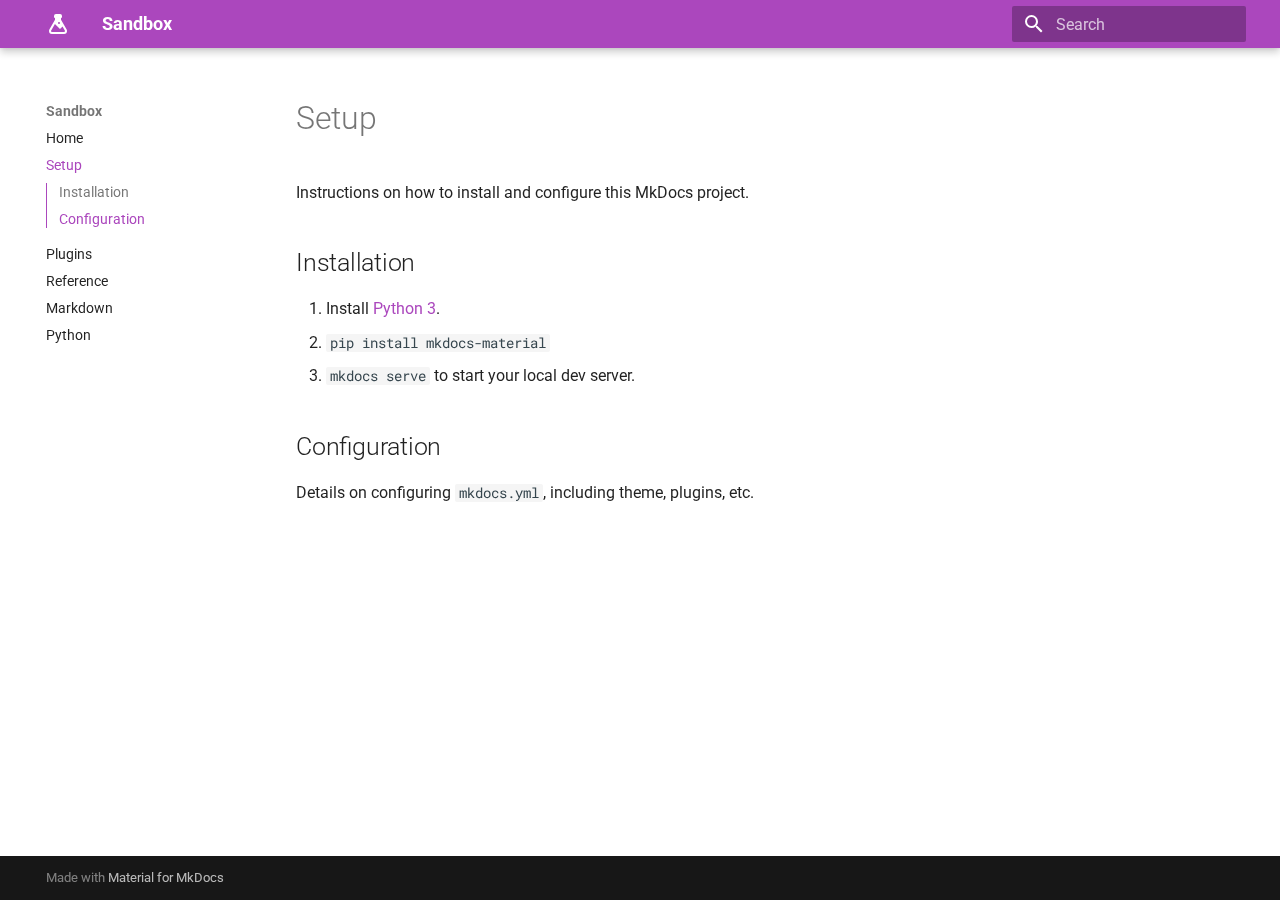
<file: setup/index.html>
<!doctype html>
<html lang="en" class="no-js">
  <head>
    
      <meta charset="utf-8">
      <meta name="viewport" content="width=device-width,initial-scale=1">
      
        <meta name="description" content="A place to develop and experiment with MkDocs features">
      
      
      
        <link rel="canonical" href="https://example.com/setup/">
      
      
        <link rel="prev" href="..">
      
      
        <link rel="next" href="../plugins/">
      
      
      <link rel="icon" href="../assets/images/favicon.png">
      <meta name="generator" content="mkdocs-1.6.1, mkdocs-material-9.6.5">
    
    
      
        <title>Setup - Sandbox</title>
      
    
    
      <link rel="stylesheet" href="../assets/stylesheets/main.8608ea7d.min.css">
      
        
        <link rel="stylesheet" href="../assets/stylesheets/palette.06af60db.min.css">
      
      


    
    
      
    
    
      
        
        
        <link rel="preconnect" href="https://fonts.gstatic.com" crossorigin>
        <link rel="stylesheet" href="https://fonts.googleapis.com/css?family=Roboto:300,300i,400,400i,700,700i%7CRoboto+Mono:400,400i,700,700i&display=fallback">
        <style>:root{--md-text-font:"Roboto";--md-code-font:"Roboto Mono"}</style>
      
    
    
    <script>__md_scope=new URL("..",location),__md_hash=e=>[...e].reduce(((e,_)=>(e<<5)-e+_.charCodeAt(0)),0),__md_get=(e,_=localStorage,t=__md_scope)=>JSON.parse(_.getItem(t.pathname+"."+e)),__md_set=(e,_,t=localStorage,a=__md_scope)=>{try{t.setItem(a.pathname+"."+e,JSON.stringify(_))}catch(e){}}</script>
    
      

    
    
    
  </head>
  
  
    
    
      
    
    
    
    
    <body dir="ltr" data-md-color-scheme="default" data-md-color-primary="purple" data-md-color-accent="pink">
  
    
    <input class="md-toggle" data-md-toggle="drawer" type="checkbox" id="__drawer" autocomplete="off">
    <input class="md-toggle" data-md-toggle="search" type="checkbox" id="__search" autocomplete="off">
    <label class="md-overlay" for="__drawer"></label>
    <div data-md-component="skip">
      
        
        <a href="#setup" class="md-skip">
          Skip to content
        </a>
      
    </div>
    <div data-md-component="announce">
      
    </div>
    
    
      

  

<header class="md-header md-header--shadow" data-md-component="header">
  <nav class="md-header__inner md-grid" aria-label="Header">
    <a href=".." title="Sandbox" class="md-header__button md-logo" aria-label="Sandbox" data-md-component="logo">
      
  
  <svg xmlns="http://www.w3.org/2000/svg" viewBox="0 0 24 24"><path d="M6 22a3 3 0 0 1-3-3c0-.6.18-1.16.5-1.63L9 7.81V6a1 1 0 0 1-1-1V4a2 2 0 0 1 2-2h4a2 2 0 0 1 2 2v1a1 1 0 0 1-1 1v1.81l5.5 9.56c.32.47.5 1.03.5 1.63a3 3 0 0 1-3 3zm-1-3a1 1 0 0 0 1 1h12a1 1 0 0 0 1-1c0-.21-.07-.41-.18-.57l-2.29-3.96L14 17l-5.07-5.07-3.75 6.5c-.11.16-.18.36-.18.57m8-9a1 1 0 0 0-1 1 1 1 0 0 0 1 1 1 1 0 0 0 1-1 1 1 0 0 0-1-1"/></svg>

    </a>
    <label class="md-header__button md-icon" for="__drawer">
      
      <svg xmlns="http://www.w3.org/2000/svg" viewBox="0 0 24 24"><path d="M3 6h18v2H3zm0 5h18v2H3zm0 5h18v2H3z"/></svg>
    </label>
    <div class="md-header__title" data-md-component="header-title">
      <div class="md-header__ellipsis">
        <div class="md-header__topic">
          <span class="md-ellipsis">
            Sandbox
          </span>
        </div>
        <div class="md-header__topic" data-md-component="header-topic">
          <span class="md-ellipsis">
            
              Setup
            
          </span>
        </div>
      </div>
    </div>
    
      
        <form class="md-header__option" data-md-component="palette">
  
    
    
    
    <input class="md-option" data-md-color-media="" data-md-color-scheme="default" data-md-color-primary="purple" data-md-color-accent="pink"  aria-hidden="true"  type="radio" name="__palette" id="__palette_0">
    
  
    
    
    
    <input class="md-option" data-md-color-media="" data-md-color-scheme="slate" data-md-color-primary="purple" data-md-color-accent="pink"  aria-label="Switch to dark mode"  type="radio" name="__palette" id="__palette_1">
    
      <label class="md-header__button md-icon" title="Switch to dark mode" for="__palette_0" hidden>
        <svg xmlns="http://www.w3.org/2000/svg" viewBox="0 0 24 24"><path d="m17.75 4.09-2.53 1.94.91 3.06-2.63-1.81-2.63 1.81.91-3.06-2.53-1.94L12.44 4l1.06-3 1.06 3zm3.5 6.91-1.64 1.25.59 1.98-1.7-1.17-1.7 1.17.59-1.98L15.75 11l2.06-.05L18.5 9l.69 1.95zm-2.28 4.95c.83-.08 1.72 1.1 1.19 1.85-.32.45-.66.87-1.08 1.27C15.17 23 8.84 23 4.94 19.07c-3.91-3.9-3.91-10.24 0-14.14.4-.4.82-.76 1.27-1.08.75-.53 1.93.36 1.85 1.19-.27 2.86.69 5.83 2.89 8.02a9.96 9.96 0 0 0 8.02 2.89m-1.64 2.02a12.08 12.08 0 0 1-7.8-3.47c-2.17-2.19-3.33-5-3.49-7.82-2.81 3.14-2.7 7.96.31 10.98 3.02 3.01 7.84 3.12 10.98.31"/></svg>
      </label>
    
  
</form>
      
    
    
      <script>var palette=__md_get("__palette");if(palette&&palette.color){if("(prefers-color-scheme)"===palette.color.media){var media=matchMedia("(prefers-color-scheme: light)"),input=document.querySelector(media.matches?"[data-md-color-media='(prefers-color-scheme: light)']":"[data-md-color-media='(prefers-color-scheme: dark)']");palette.color.media=input.getAttribute("data-md-color-media"),palette.color.scheme=input.getAttribute("data-md-color-scheme"),palette.color.primary=input.getAttribute("data-md-color-primary"),palette.color.accent=input.getAttribute("data-md-color-accent")}for(var[key,value]of Object.entries(palette.color))document.body.setAttribute("data-md-color-"+key,value)}</script>
    
    
    
      <label class="md-header__button md-icon" for="__search">
        
        <svg xmlns="http://www.w3.org/2000/svg" viewBox="0 0 24 24"><path d="M9.5 3A6.5 6.5 0 0 1 16 9.5c0 1.61-.59 3.09-1.56 4.23l.27.27h.79l5 5-1.5 1.5-5-5v-.79l-.27-.27A6.52 6.52 0 0 1 9.5 16 6.5 6.5 0 0 1 3 9.5 6.5 6.5 0 0 1 9.5 3m0 2C7 5 5 7 5 9.5S7 14 9.5 14 14 12 14 9.5 12 5 9.5 5"/></svg>
      </label>
      <div class="md-search" data-md-component="search" role="dialog">
  <label class="md-search__overlay" for="__search"></label>
  <div class="md-search__inner" role="search">
    <form class="md-search__form" name="search">
      <input type="text" class="md-search__input" name="query" aria-label="Search" placeholder="Search" autocapitalize="off" autocorrect="off" autocomplete="off" spellcheck="false" data-md-component="search-query" required>
      <label class="md-search__icon md-icon" for="__search">
        
        <svg xmlns="http://www.w3.org/2000/svg" viewBox="0 0 24 24"><path d="M9.5 3A6.5 6.5 0 0 1 16 9.5c0 1.61-.59 3.09-1.56 4.23l.27.27h.79l5 5-1.5 1.5-5-5v-.79l-.27-.27A6.52 6.52 0 0 1 9.5 16 6.5 6.5 0 0 1 3 9.5 6.5 6.5 0 0 1 9.5 3m0 2C7 5 5 7 5 9.5S7 14 9.5 14 14 12 14 9.5 12 5 9.5 5"/></svg>
        
        <svg xmlns="http://www.w3.org/2000/svg" viewBox="0 0 24 24"><path d="M20 11v2H8l5.5 5.5-1.42 1.42L4.16 12l7.92-7.92L13.5 5.5 8 11z"/></svg>
      </label>
      <nav class="md-search__options" aria-label="Search">
        
        <button type="reset" class="md-search__icon md-icon" title="Clear" aria-label="Clear" tabindex="-1">
          
          <svg xmlns="http://www.w3.org/2000/svg" viewBox="0 0 24 24"><path d="M19 6.41 17.59 5 12 10.59 6.41 5 5 6.41 10.59 12 5 17.59 6.41 19 12 13.41 17.59 19 19 17.59 13.41 12z"/></svg>
        </button>
      </nav>
      
    </form>
    <div class="md-search__output">
      <div class="md-search__scrollwrap" tabindex="0" data-md-scrollfix>
        <div class="md-search-result" data-md-component="search-result">
          <div class="md-search-result__meta">
            Initializing search
          </div>
          <ol class="md-search-result__list" role="presentation"></ol>
        </div>
      </div>
    </div>
  </div>
</div>
    
    
  </nav>
  
</header>
    
    <div class="md-container" data-md-component="container">
      
      
        
          
        
      
      <main class="md-main" data-md-component="main">
        <div class="md-main__inner md-grid">
          
            
              
              <div class="md-sidebar md-sidebar--primary" data-md-component="sidebar" data-md-type="navigation" >
                <div class="md-sidebar__scrollwrap">
                  <div class="md-sidebar__inner">
                    



  

<nav class="md-nav md-nav--primary md-nav--integrated" aria-label="Navigation" data-md-level="0">
  <label class="md-nav__title" for="__drawer">
    <a href=".." title="Sandbox" class="md-nav__button md-logo" aria-label="Sandbox" data-md-component="logo">
      
  
  <svg xmlns="http://www.w3.org/2000/svg" viewBox="0 0 24 24"><path d="M6 22a3 3 0 0 1-3-3c0-.6.18-1.16.5-1.63L9 7.81V6a1 1 0 0 1-1-1V4a2 2 0 0 1 2-2h4a2 2 0 0 1 2 2v1a1 1 0 0 1-1 1v1.81l5.5 9.56c.32.47.5 1.03.5 1.63a3 3 0 0 1-3 3zm-1-3a1 1 0 0 0 1 1h12a1 1 0 0 0 1-1c0-.21-.07-.41-.18-.57l-2.29-3.96L14 17l-5.07-5.07-3.75 6.5c-.11.16-.18.36-.18.57m8-9a1 1 0 0 0-1 1 1 1 0 0 0 1 1 1 1 0 0 0 1-1 1 1 0 0 0-1-1"/></svg>

    </a>
    Sandbox
  </label>
  
  <ul class="md-nav__list" data-md-scrollfix>
    
      
      
  
  
  
  
    <li class="md-nav__item">
      <a href=".." class="md-nav__link">
        
  
  <span class="md-ellipsis">
    Home
    
  </span>
  

      </a>
    </li>
  

    
      
      
  
  
    
  
  
  
    <li class="md-nav__item md-nav__item--active">
      
      <input class="md-nav__toggle md-toggle" type="checkbox" id="__toc">
      
      
        
      
      
        <label class="md-nav__link md-nav__link--active" for="__toc">
          
  
  <span class="md-ellipsis">
    Setup
    
  </span>
  

          <span class="md-nav__icon md-icon"></span>
        </label>
      
      <a href="./" class="md-nav__link md-nav__link--active">
        
  
  <span class="md-ellipsis">
    Setup
    
  </span>
  

      </a>
      
        

<nav class="md-nav md-nav--secondary" aria-label="Table of contents">
  
  
  
    
  
  
    <label class="md-nav__title" for="__toc">
      <span class="md-nav__icon md-icon"></span>
      Table of contents
    </label>
    <ul class="md-nav__list" data-md-component="toc" data-md-scrollfix>
      
        <li class="md-nav__item">
  <a href="#installation" class="md-nav__link">
    <span class="md-ellipsis">
      Installation
    </span>
  </a>
  
</li>
      
        <li class="md-nav__item">
  <a href="#configuration" class="md-nav__link">
    <span class="md-ellipsis">
      Configuration
    </span>
  </a>
  
</li>
      
    </ul>
  
</nav>
      
    </li>
  

    
      
      
  
  
  
  
    <li class="md-nav__item">
      <a href="../plugins/" class="md-nav__link">
        
  
  <span class="md-ellipsis">
    Plugins
    
  </span>
  

      </a>
    </li>
  

    
      
      
  
  
  
  
    <li class="md-nav__item">
      <a href="../reference/" class="md-nav__link">
        
  
  <span class="md-ellipsis">
    Reference
    
  </span>
  

      </a>
    </li>
  

    
      
      
  
  
  
  
    <li class="md-nav__item">
      <a href="../markdown/" class="md-nav__link">
        
  
  <span class="md-ellipsis">
    Markdown
    
  </span>
  

      </a>
    </li>
  

    
      
      
  
  
  
  
    <li class="md-nav__item">
      <a href="../python/" class="md-nav__link">
        
  
  <span class="md-ellipsis">
    Python
    
  </span>
  

      </a>
    </li>
  

    
  </ul>
</nav>
                  </div>
                </div>
              </div>
            
            
          
          
            <div class="md-content" data-md-component="content">
              <article class="md-content__inner md-typeset">
                
                  



<h1 id="setup">Setup<a class="headerlink" href="#setup" title="Permanent link">&para;</a></h1>
<p>Instructions on how to install and configure this MkDocs project.</p>
<h2 id="installation">Installation<a class="headerlink" href="#installation" title="Permanent link">&para;</a></h2>
<ol>
<li>Install <a href="https://www.python.org">Python 3</a>.</li>
<li><code>pip install mkdocs-material</code></li>
<li><code>mkdocs serve</code> to start your local dev server.</li>
</ol>
<h2 id="configuration">Configuration<a class="headerlink" href="#configuration" title="Permanent link">&para;</a></h2>
<p>Details on configuring <code>mkdocs.yml</code>, including theme, plugins, etc.</p>












                
              </article>
            </div>
          
          
<script>var target=document.getElementById(location.hash.slice(1));target&&target.name&&(target.checked=target.name.startsWith("__tabbed_"))</script>
        </div>
        
      </main>
      
        <footer class="md-footer">
  
  <div class="md-footer-meta md-typeset">
    <div class="md-footer-meta__inner md-grid">
      <div class="md-copyright">
  
  
    Made with
    <a href="https://squidfunk.github.io/mkdocs-material/" target="_blank" rel="noopener">
      Material for MkDocs
    </a>
  
</div>
      
    </div>
  </div>
</footer>
      
    </div>
    <div class="md-dialog" data-md-component="dialog">
      <div class="md-dialog__inner md-typeset"></div>
    </div>
    
    
    <script id="__config" type="application/json">{"base": "..", "features": ["navigation.instant", "navigation.tracking", "toc.integrate"], "search": "../assets/javascripts/workers/search.f8cc74c7.min.js", "translations": {"clipboard.copied": "Copied to clipboard", "clipboard.copy": "Copy to clipboard", "search.result.more.one": "1 more on this page", "search.result.more.other": "# more on this page", "search.result.none": "No matching documents", "search.result.one": "1 matching document", "search.result.other": "# matching documents", "search.result.placeholder": "Type to start searching", "search.result.term.missing": "Missing", "select.version": "Select version"}}</script>
    
    
      <script src="../assets/javascripts/bundle.f1b6f286.min.js"></script>
      
    
  </body>
</html>
</file>
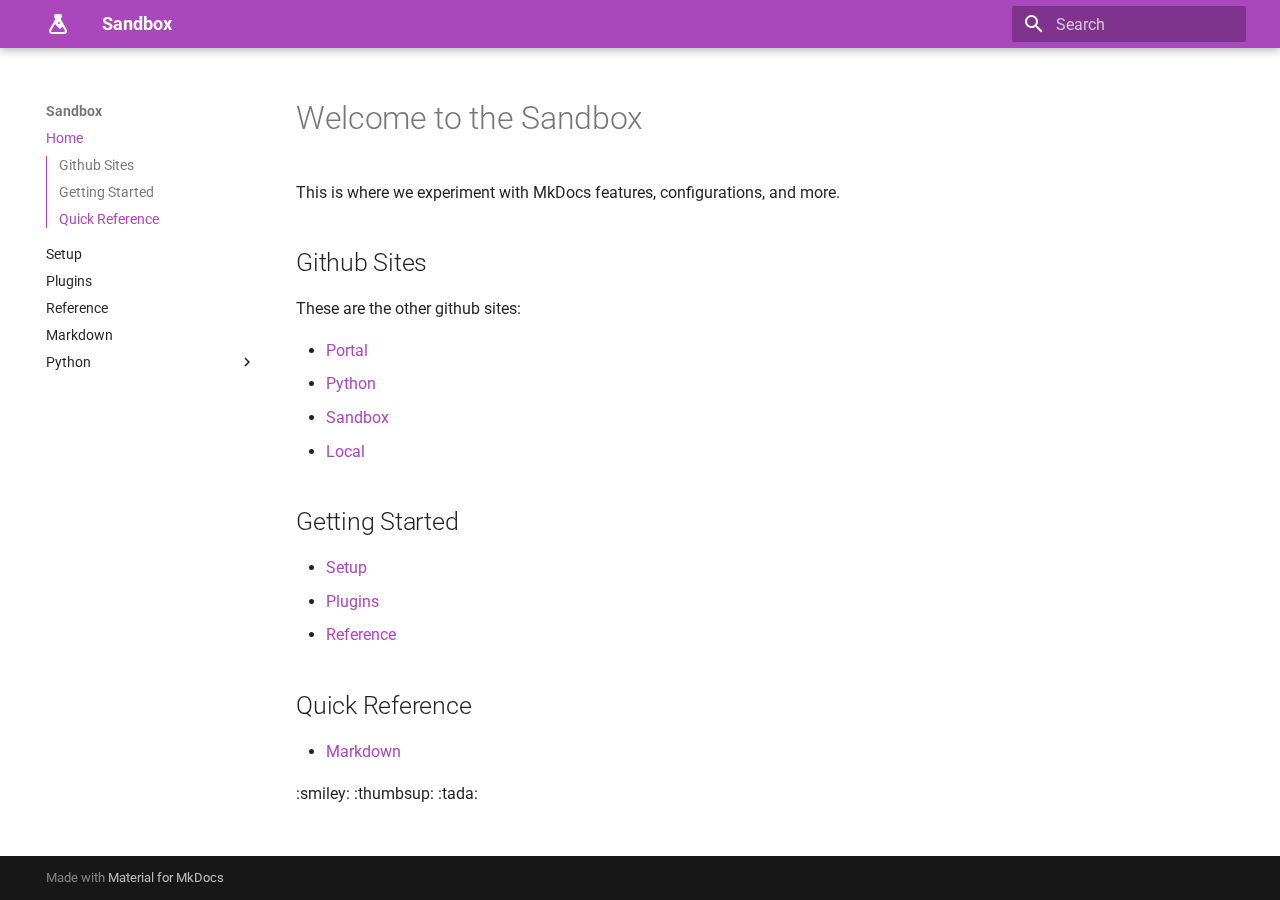
<file: site/index.html>
<!doctype html>
<html lang="en" class="no-js">
  <head>
    
      <meta charset="utf-8">
      <meta name="viewport" content="width=device-width,initial-scale=1">
      
        <meta name="description" content="A place to develop and experiment with MkDocs features">
      
      
      
        <link rel="canonical" href="https://example.com/">
      
      
      
        <link rel="next" href="setup/">
      
      
      <link rel="icon" href="assets/images/favicon.png">
      <meta name="generator" content="mkdocs-1.6.1, mkdocs-material-9.6.5">
    
    
      
        <title>Sandbox</title>
      
    
    
      <link rel="stylesheet" href="assets/stylesheets/main.8608ea7d.min.css">
      
        
        <link rel="stylesheet" href="assets/stylesheets/palette.06af60db.min.css">
      
      


    
    
      
    
    
      
        
        
        <link rel="preconnect" href="https://fonts.gstatic.com" crossorigin>
        <link rel="stylesheet" href="https://fonts.googleapis.com/css?family=Roboto:300,300i,400,400i,700,700i%7CRoboto+Mono:400,400i,700,700i&display=fallback">
        <style>:root{--md-text-font:"Roboto";--md-code-font:"Roboto Mono"}</style>
      
    
    
    <script>__md_scope=new URL(".",location),__md_hash=e=>[...e].reduce(((e,_)=>(e<<5)-e+_.charCodeAt(0)),0),__md_get=(e,_=localStorage,t=__md_scope)=>JSON.parse(_.getItem(t.pathname+"."+e)),__md_set=(e,_,t=localStorage,a=__md_scope)=>{try{t.setItem(a.pathname+"."+e,JSON.stringify(_))}catch(e){}}</script>
    
      

    
    
    
  </head>
  
  
    
    
      
    
    
    
    
    <body dir="ltr" data-md-color-scheme="default" data-md-color-primary="purple" data-md-color-accent="pink">
  
    
    <input class="md-toggle" data-md-toggle="drawer" type="checkbox" id="__drawer" autocomplete="off">
    <input class="md-toggle" data-md-toggle="search" type="checkbox" id="__search" autocomplete="off">
    <label class="md-overlay" for="__drawer"></label>
    <div data-md-component="skip">
      
        
        <a href="#welcome-to-the-sandbox" class="md-skip">
          Skip to content
        </a>
      
    </div>
    <div data-md-component="announce">
      
    </div>
    
    
      

  

<header class="md-header md-header--shadow" data-md-component="header">
  <nav class="md-header__inner md-grid" aria-label="Header">
    <a href="." title="Sandbox" class="md-header__button md-logo" aria-label="Sandbox" data-md-component="logo">
      
  
  <svg xmlns="http://www.w3.org/2000/svg" viewBox="0 0 24 24"><path d="M6 22a3 3 0 0 1-3-3c0-.6.18-1.16.5-1.63L9 7.81V6a1 1 0 0 1-1-1V4a2 2 0 0 1 2-2h4a2 2 0 0 1 2 2v1a1 1 0 0 1-1 1v1.81l5.5 9.56c.32.47.5 1.03.5 1.63a3 3 0 0 1-3 3zm-1-3a1 1 0 0 0 1 1h12a1 1 0 0 0 1-1c0-.21-.07-.41-.18-.57l-2.29-3.96L14 17l-5.07-5.07-3.75 6.5c-.11.16-.18.36-.18.57m8-9a1 1 0 0 0-1 1 1 1 0 0 0 1 1 1 1 0 0 0 1-1 1 1 0 0 0-1-1"/></svg>

    </a>
    <label class="md-header__button md-icon" for="__drawer">
      
      <svg xmlns="http://www.w3.org/2000/svg" viewBox="0 0 24 24"><path d="M3 6h18v2H3zm0 5h18v2H3zm0 5h18v2H3z"/></svg>
    </label>
    <div class="md-header__title" data-md-component="header-title">
      <div class="md-header__ellipsis">
        <div class="md-header__topic">
          <span class="md-ellipsis">
            Sandbox
          </span>
        </div>
        <div class="md-header__topic" data-md-component="header-topic">
          <span class="md-ellipsis">
            
              Home
            
          </span>
        </div>
      </div>
    </div>
    
      
        <form class="md-header__option" data-md-component="palette">
  
    
    
    
    <input class="md-option" data-md-color-media="" data-md-color-scheme="default" data-md-color-primary="purple" data-md-color-accent="pink"  aria-hidden="true"  type="radio" name="__palette" id="__palette_0">
    
  
    
    
    
    <input class="md-option" data-md-color-media="" data-md-color-scheme="slate" data-md-color-primary="purple" data-md-color-accent="pink"  aria-label="Switch to dark mode"  type="radio" name="__palette" id="__palette_1">
    
      <label class="md-header__button md-icon" title="Switch to dark mode" for="__palette_0" hidden>
        <svg xmlns="http://www.w3.org/2000/svg" viewBox="0 0 24 24"><path d="m17.75 4.09-2.53 1.94.91 3.06-2.63-1.81-2.63 1.81.91-3.06-2.53-1.94L12.44 4l1.06-3 1.06 3zm3.5 6.91-1.64 1.25.59 1.98-1.7-1.17-1.7 1.17.59-1.98L15.75 11l2.06-.05L18.5 9l.69 1.95zm-2.28 4.95c.83-.08 1.72 1.1 1.19 1.85-.32.45-.66.87-1.08 1.27C15.17 23 8.84 23 4.94 19.07c-3.91-3.9-3.91-10.24 0-14.14.4-.4.82-.76 1.27-1.08.75-.53 1.93.36 1.85 1.19-.27 2.86.69 5.83 2.89 8.02a9.96 9.96 0 0 0 8.02 2.89m-1.64 2.02a12.08 12.08 0 0 1-7.8-3.47c-2.17-2.19-3.33-5-3.49-7.82-2.81 3.14-2.7 7.96.31 10.98 3.02 3.01 7.84 3.12 10.98.31"/></svg>
      </label>
    
  
</form>
      
    
    
      <script>var palette=__md_get("__palette");if(palette&&palette.color){if("(prefers-color-scheme)"===palette.color.media){var media=matchMedia("(prefers-color-scheme: light)"),input=document.querySelector(media.matches?"[data-md-color-media='(prefers-color-scheme: light)']":"[data-md-color-media='(prefers-color-scheme: dark)']");palette.color.media=input.getAttribute("data-md-color-media"),palette.color.scheme=input.getAttribute("data-md-color-scheme"),palette.color.primary=input.getAttribute("data-md-color-primary"),palette.color.accent=input.getAttribute("data-md-color-accent")}for(var[key,value]of Object.entries(palette.color))document.body.setAttribute("data-md-color-"+key,value)}</script>
    
    
    
      <label class="md-header__button md-icon" for="__search">
        
        <svg xmlns="http://www.w3.org/2000/svg" viewBox="0 0 24 24"><path d="M9.5 3A6.5 6.5 0 0 1 16 9.5c0 1.61-.59 3.09-1.56 4.23l.27.27h.79l5 5-1.5 1.5-5-5v-.79l-.27-.27A6.52 6.52 0 0 1 9.5 16 6.5 6.5 0 0 1 3 9.5 6.5 6.5 0 0 1 9.5 3m0 2C7 5 5 7 5 9.5S7 14 9.5 14 14 12 14 9.5 12 5 9.5 5"/></svg>
      </label>
      <div class="md-search" data-md-component="search" role="dialog">
  <label class="md-search__overlay" for="__search"></label>
  <div class="md-search__inner" role="search">
    <form class="md-search__form" name="search">
      <input type="text" class="md-search__input" name="query" aria-label="Search" placeholder="Search" autocapitalize="off" autocorrect="off" autocomplete="off" spellcheck="false" data-md-component="search-query" required>
      <label class="md-search__icon md-icon" for="__search">
        
        <svg xmlns="http://www.w3.org/2000/svg" viewBox="0 0 24 24"><path d="M9.5 3A6.5 6.5 0 0 1 16 9.5c0 1.61-.59 3.09-1.56 4.23l.27.27h.79l5 5-1.5 1.5-5-5v-.79l-.27-.27A6.52 6.52 0 0 1 9.5 16 6.5 6.5 0 0 1 3 9.5 6.5 6.5 0 0 1 9.5 3m0 2C7 5 5 7 5 9.5S7 14 9.5 14 14 12 14 9.5 12 5 9.5 5"/></svg>
        
        <svg xmlns="http://www.w3.org/2000/svg" viewBox="0 0 24 24"><path d="M20 11v2H8l5.5 5.5-1.42 1.42L4.16 12l7.92-7.92L13.5 5.5 8 11z"/></svg>
      </label>
      <nav class="md-search__options" aria-label="Search">
        
        <button type="reset" class="md-search__icon md-icon" title="Clear" aria-label="Clear" tabindex="-1">
          
          <svg xmlns="http://www.w3.org/2000/svg" viewBox="0 0 24 24"><path d="M19 6.41 17.59 5 12 10.59 6.41 5 5 6.41 10.59 12 5 17.59 6.41 19 12 13.41 17.59 19 19 17.59 13.41 12z"/></svg>
        </button>
      </nav>
      
    </form>
    <div class="md-search__output">
      <div class="md-search__scrollwrap" tabindex="0" data-md-scrollfix>
        <div class="md-search-result" data-md-component="search-result">
          <div class="md-search-result__meta">
            Initializing search
          </div>
          <ol class="md-search-result__list" role="presentation"></ol>
        </div>
      </div>
    </div>
  </div>
</div>
    
    
  </nav>
  
</header>
    
    <div class="md-container" data-md-component="container">
      
      
        
          
        
      
      <main class="md-main" data-md-component="main">
        <div class="md-main__inner md-grid">
          
            
              
              <div class="md-sidebar md-sidebar--primary" data-md-component="sidebar" data-md-type="navigation" >
                <div class="md-sidebar__scrollwrap">
                  <div class="md-sidebar__inner">
                    



  

<nav class="md-nav md-nav--primary md-nav--integrated" aria-label="Navigation" data-md-level="0">
  <label class="md-nav__title" for="__drawer">
    <a href="." title="Sandbox" class="md-nav__button md-logo" aria-label="Sandbox" data-md-component="logo">
      
  
  <svg xmlns="http://www.w3.org/2000/svg" viewBox="0 0 24 24"><path d="M6 22a3 3 0 0 1-3-3c0-.6.18-1.16.5-1.63L9 7.81V6a1 1 0 0 1-1-1V4a2 2 0 0 1 2-2h4a2 2 0 0 1 2 2v1a1 1 0 0 1-1 1v1.81l5.5 9.56c.32.47.5 1.03.5 1.63a3 3 0 0 1-3 3zm-1-3a1 1 0 0 0 1 1h12a1 1 0 0 0 1-1c0-.21-.07-.41-.18-.57l-2.29-3.96L14 17l-5.07-5.07-3.75 6.5c-.11.16-.18.36-.18.57m8-9a1 1 0 0 0-1 1 1 1 0 0 0 1 1 1 1 0 0 0 1-1 1 1 0 0 0-1-1"/></svg>

    </a>
    Sandbox
  </label>
  
  <ul class="md-nav__list" data-md-scrollfix>
    
      
      
  
  
    
  
  
  
    <li class="md-nav__item md-nav__item--active">
      
      <input class="md-nav__toggle md-toggle" type="checkbox" id="__toc">
      
      
        
      
      
        <label class="md-nav__link md-nav__link--active" for="__toc">
          
  
  <span class="md-ellipsis">
    Home
    
  </span>
  

          <span class="md-nav__icon md-icon"></span>
        </label>
      
      <a href="." class="md-nav__link md-nav__link--active">
        
  
  <span class="md-ellipsis">
    Home
    
  </span>
  

      </a>
      
        

<nav class="md-nav md-nav--secondary" aria-label="Table of contents">
  
  
  
    
  
  
    <label class="md-nav__title" for="__toc">
      <span class="md-nav__icon md-icon"></span>
      Table of contents
    </label>
    <ul class="md-nav__list" data-md-component="toc" data-md-scrollfix>
      
        <li class="md-nav__item">
  <a href="#github-sites" class="md-nav__link">
    <span class="md-ellipsis">
      Github Sites
    </span>
  </a>
  
</li>
      
        <li class="md-nav__item">
  <a href="#getting-started" class="md-nav__link">
    <span class="md-ellipsis">
      Getting Started
    </span>
  </a>
  
</li>
      
        <li class="md-nav__item">
  <a href="#quick-reference" class="md-nav__link">
    <span class="md-ellipsis">
      Quick Reference
    </span>
  </a>
  
</li>
      
    </ul>
  
</nav>
      
    </li>
  

    
      
      
  
  
  
  
    <li class="md-nav__item">
      <a href="setup/" class="md-nav__link">
        
  
  <span class="md-ellipsis">
    Setup
    
  </span>
  

      </a>
    </li>
  

    
      
      
  
  
  
  
    <li class="md-nav__item">
      <a href="plugins/" class="md-nav__link">
        
  
  <span class="md-ellipsis">
    Plugins
    
  </span>
  

      </a>
    </li>
  

    
      
      
  
  
  
  
    <li class="md-nav__item">
      <a href="reference/" class="md-nav__link">
        
  
  <span class="md-ellipsis">
    Reference
    
  </span>
  

      </a>
    </li>
  

    
      
      
  
  
  
  
    <li class="md-nav__item">
      <a href="markdown/" class="md-nav__link">
        
  
  <span class="md-ellipsis">
    Markdown
    
  </span>
  

      </a>
    </li>
  

    
      
      
  
  
  
  
    
    
    
    
    <li class="md-nav__item md-nav__item--nested">
      
        
        
        <input class="md-nav__toggle md-toggle " type="checkbox" id="__nav_6" >
        
          
          <label class="md-nav__link" for="__nav_6" id="__nav_6_label" tabindex="0">
            
  
  <span class="md-ellipsis">
    Python
    
  </span>
  

            <span class="md-nav__icon md-icon"></span>
          </label>
        
        <nav class="md-nav" data-md-level="1" aria-labelledby="__nav_6_label" aria-expanded="false">
          <label class="md-nav__title" for="__nav_6">
            <span class="md-nav__icon md-icon"></span>
            Python
          </label>
          <ul class="md-nav__list" data-md-scrollfix>
            
              
                
  
  
  
  
    <li class="md-nav__item">
      <a href="python/" class="md-nav__link">
        
  
  <span class="md-ellipsis">
    Python Quick Reference
    
  </span>
  

      </a>
    </li>
  

              
            
              
                
  
  
  
  
    <li class="md-nav__item">
      <a href="python/dictionary/" class="md-nav__link">
        
  
  <span class="md-ellipsis">
    Dictionary
    
  </span>
  

      </a>
    </li>
  

              
            
              
                
  
  
  
  
    <li class="md-nav__item">
      <a href="python/list/" class="md-nav__link">
        
  
  <span class="md-ellipsis">
    List
    
  </span>
  

      </a>
    </li>
  

              
            
          </ul>
        </nav>
      
    </li>
  

    
  </ul>
</nav>
                  </div>
                </div>
              </div>
            
            
          
          
            <div class="md-content" data-md-component="content">
              <article class="md-content__inner md-typeset">
                
                  



<h1 id="welcome-to-the-sandbox">Welcome to the Sandbox<a class="headerlink" href="#welcome-to-the-sandbox" title="Permanent link">&para;</a></h1>
<p>This is where we experiment with MkDocs features, configurations, and more.</p>
<h2 id="github-sites">Github Sites<a class="headerlink" href="#github-sites" title="Permanent link">&para;</a></h2>
<p>These are the other github sites:</p>
<ul>
<li><a href="https://blutterfly.github.io/portal/">Portal</a></li>
<li><a href="https://blutterfly.github.io/python/">Python</a></li>
<li><a href="https://blutterfly.github.io/sandbox/">Sandbox</a></li>
<li><a href="http://127.0.0.1:8000/">Local</a></li>
</ul>
<h2 id="getting-started">Getting Started<a class="headerlink" href="#getting-started" title="Permanent link">&para;</a></h2>
<ul>
<li><a href="setup/">Setup</a></li>
<li><a href="plugins/">Plugins</a></li>
<li><a href="reference/">Reference</a></li>
</ul>
<h2 id="quick-reference">Quick Reference<a class="headerlink" href="#quick-reference" title="Permanent link">&para;</a></h2>
<ul>
<li><a href="markdown/">Markdown</a></li>
</ul>
<p>:smiley: :thumbsup: :tada:</p>












                
              </article>
            </div>
          
          
<script>var target=document.getElementById(location.hash.slice(1));target&&target.name&&(target.checked=target.name.startsWith("__tabbed_"))</script>
        </div>
        
      </main>
      
        <footer class="md-footer">
  
  <div class="md-footer-meta md-typeset">
    <div class="md-footer-meta__inner md-grid">
      <div class="md-copyright">
  
  
    Made with
    <a href="https://squidfunk.github.io/mkdocs-material/" target="_blank" rel="noopener">
      Material for MkDocs
    </a>
  
</div>
      
    </div>
  </div>
</footer>
      
    </div>
    <div class="md-dialog" data-md-component="dialog">
      <div class="md-dialog__inner md-typeset"></div>
    </div>
    
    
    <script id="__config" type="application/json">{"base": ".", "features": ["navigation.instant", "navigation.tracking", "toc.integrate"], "search": "assets/javascripts/workers/search.f8cc74c7.min.js", "translations": {"clipboard.copied": "Copied to clipboard", "clipboard.copy": "Copy to clipboard", "search.result.more.one": "1 more on this page", "search.result.more.other": "# more on this page", "search.result.none": "No matching documents", "search.result.one": "1 matching document", "search.result.other": "# matching documents", "search.result.placeholder": "Type to start searching", "search.result.term.missing": "Missing", "select.version": "Select version"}}</script>
    
    
      <script src="assets/javascripts/bundle.f1b6f286.min.js"></script>
      
    
  </body>
</html>
</file>
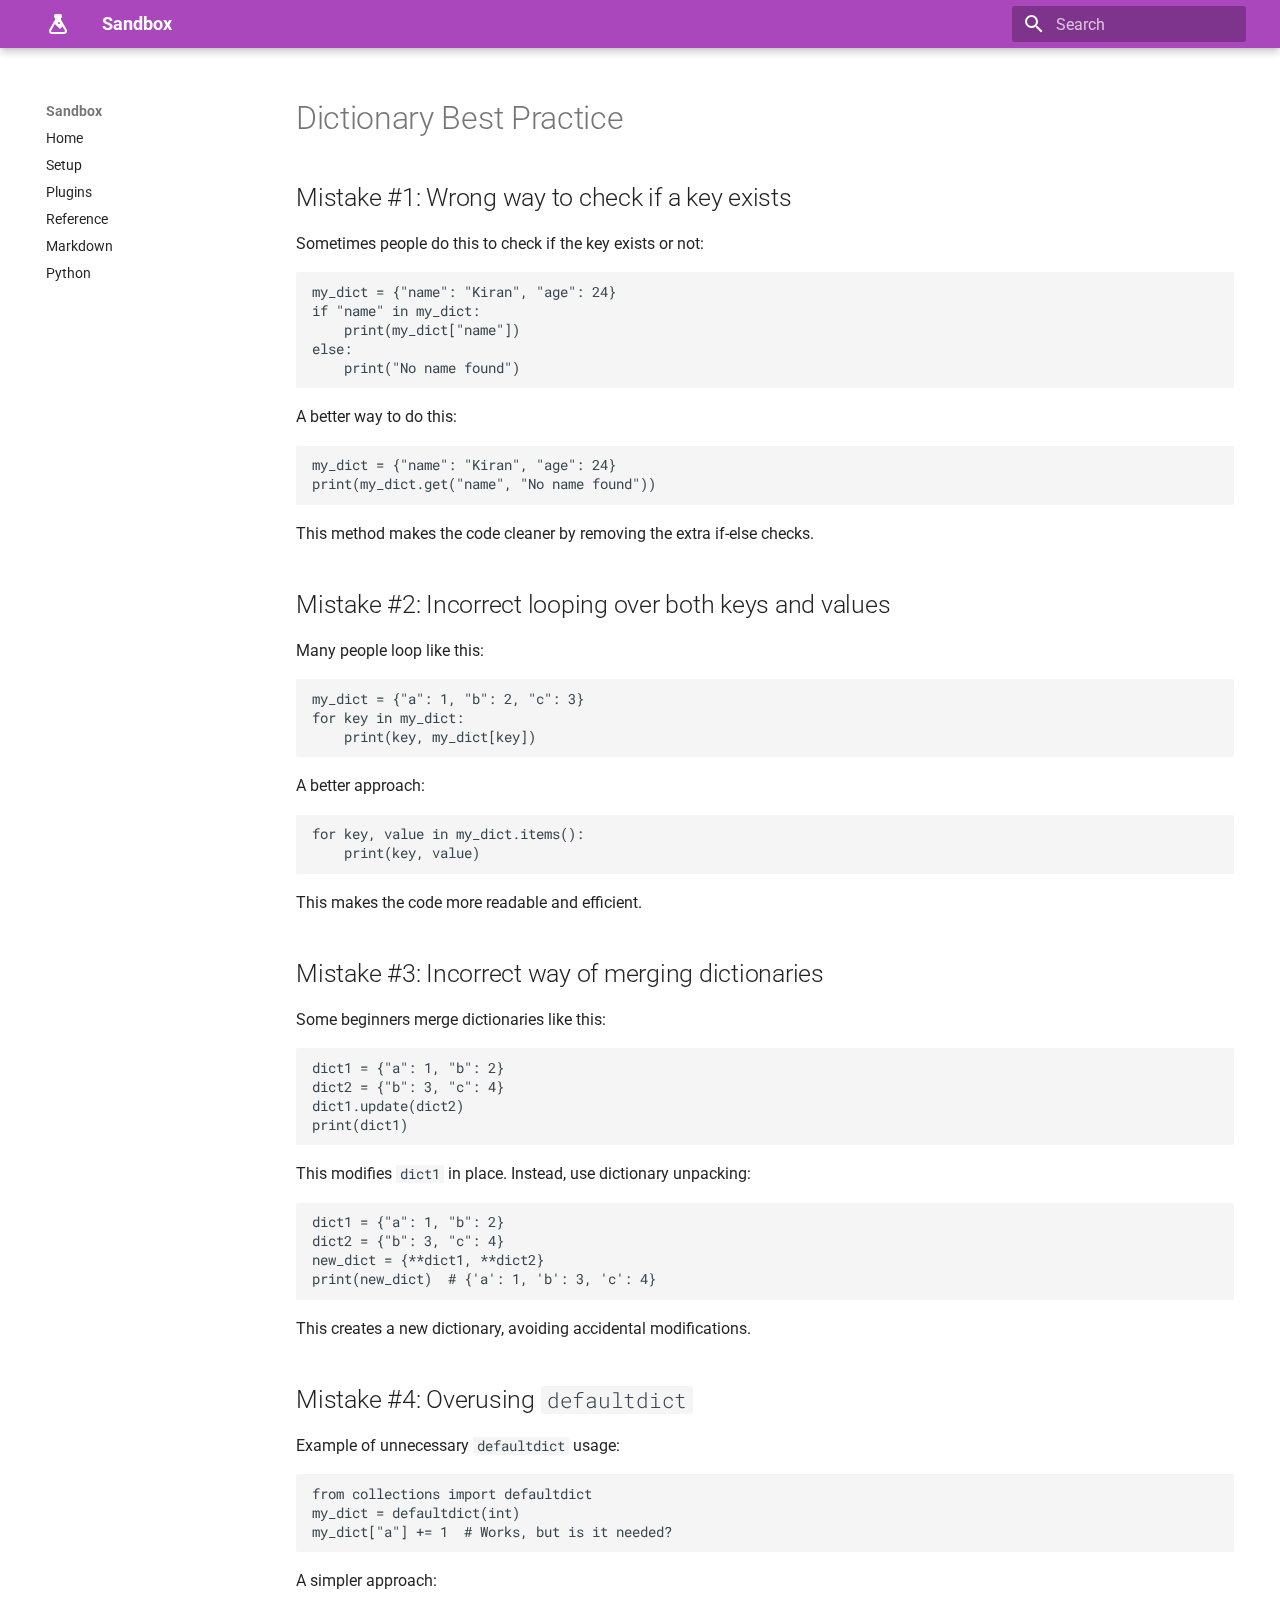
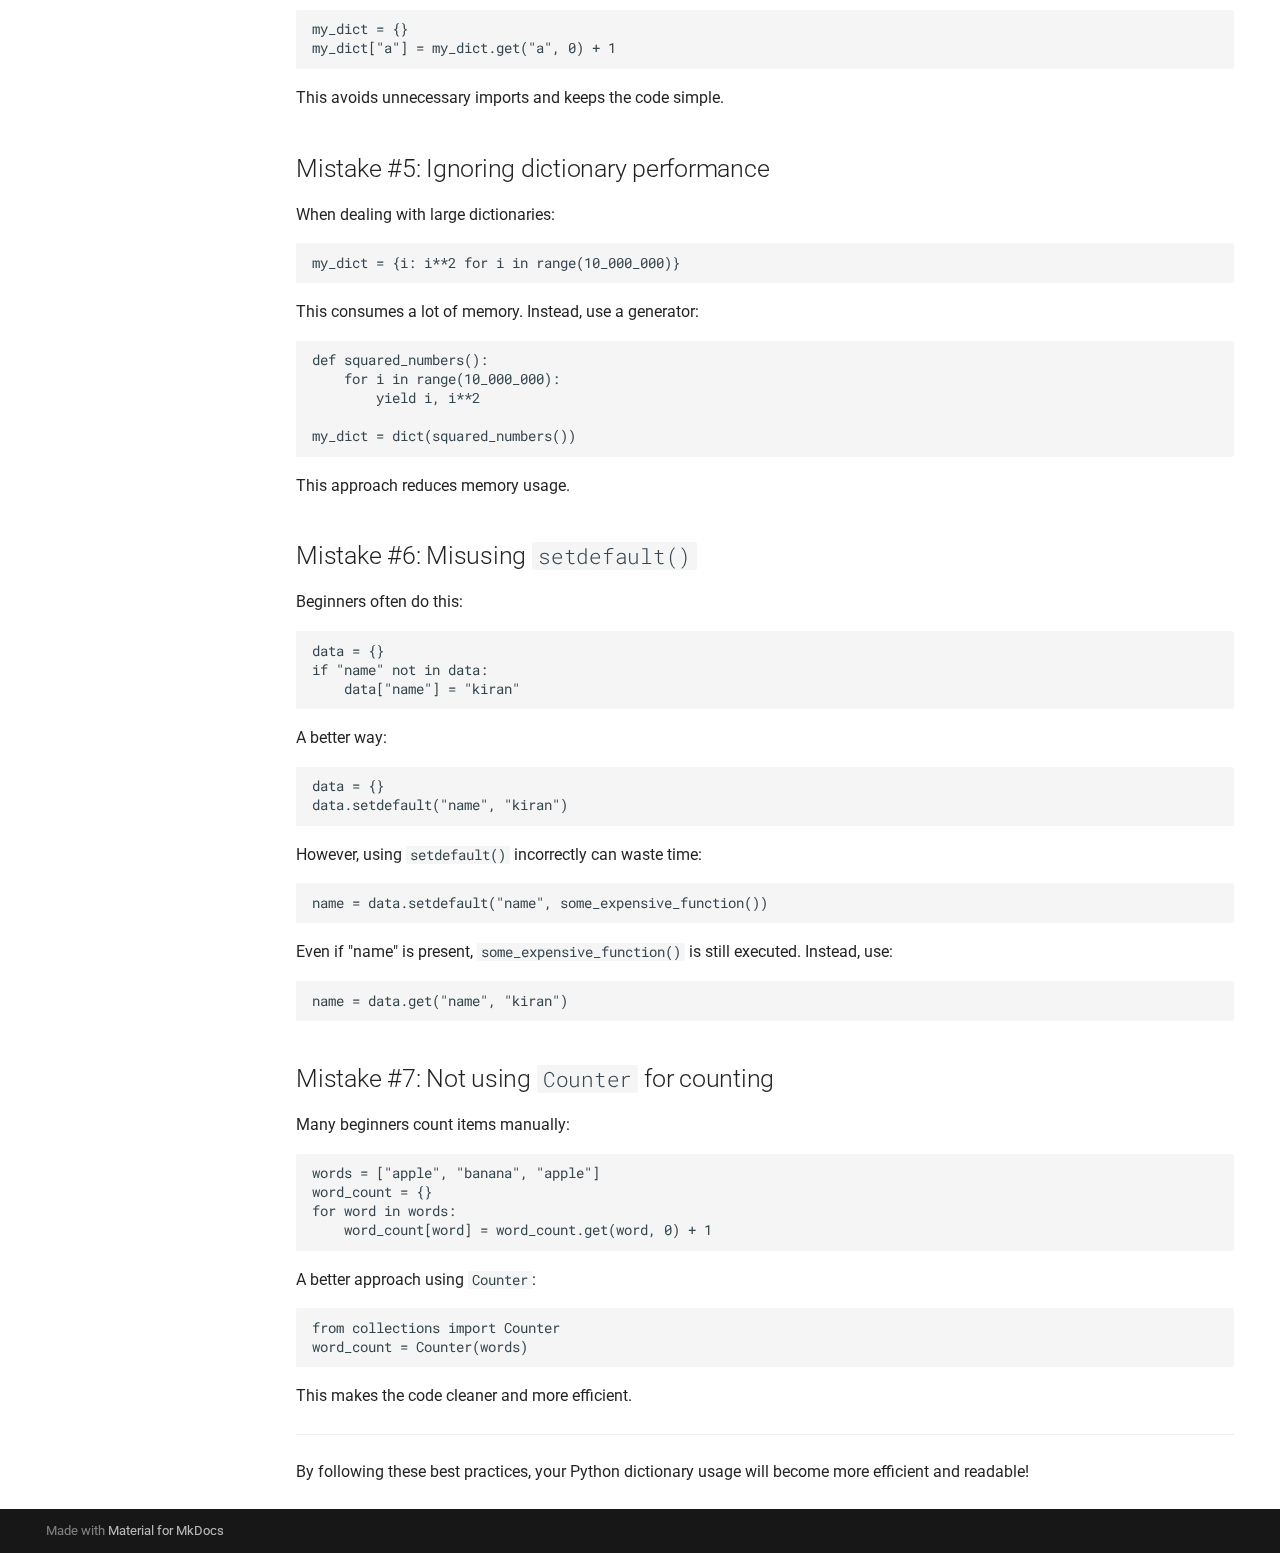
<file: python/dictionary/index.html>
<!doctype html>
<html lang="en" class="no-js">
  <head>
    
      <meta charset="utf-8">
      <meta name="viewport" content="width=device-width,initial-scale=1">
      
        <meta name="description" content="A place to develop and experiment with MkDocs features">
      
      
      
        <link rel="canonical" href="https://example.com/python/dictionary/">
      
      
      
      
      <link rel="icon" href="../../assets/images/favicon.png">
      <meta name="generator" content="mkdocs-1.6.1, mkdocs-material-9.6.5">
    
    
      
        <title>Dictionary Best Practice - Sandbox</title>
      
    
    
      <link rel="stylesheet" href="../../assets/stylesheets/main.8608ea7d.min.css">
      
        
        <link rel="stylesheet" href="../../assets/stylesheets/palette.06af60db.min.css">
      
      


    
    
      
    
    
      
        
        
        <link rel="preconnect" href="https://fonts.gstatic.com" crossorigin>
        <link rel="stylesheet" href="https://fonts.googleapis.com/css?family=Roboto:300,300i,400,400i,700,700i%7CRoboto+Mono:400,400i,700,700i&display=fallback">
        <style>:root{--md-text-font:"Roboto";--md-code-font:"Roboto Mono"}</style>
      
    
    
    <script>__md_scope=new URL("../..",location),__md_hash=e=>[...e].reduce(((e,_)=>(e<<5)-e+_.charCodeAt(0)),0),__md_get=(e,_=localStorage,t=__md_scope)=>JSON.parse(_.getItem(t.pathname+"."+e)),__md_set=(e,_,t=localStorage,a=__md_scope)=>{try{t.setItem(a.pathname+"."+e,JSON.stringify(_))}catch(e){}}</script>
    
      

    
    
    
  </head>
  
  
    
    
      
    
    
    
    
    <body dir="ltr" data-md-color-scheme="default" data-md-color-primary="purple" data-md-color-accent="pink">
  
    
    <input class="md-toggle" data-md-toggle="drawer" type="checkbox" id="__drawer" autocomplete="off">
    <input class="md-toggle" data-md-toggle="search" type="checkbox" id="__search" autocomplete="off">
    <label class="md-overlay" for="__drawer"></label>
    <div data-md-component="skip">
      
        
        <a href="#dictionary-best-practice" class="md-skip">
          Skip to content
        </a>
      
    </div>
    <div data-md-component="announce">
      
    </div>
    
    
      

  

<header class="md-header md-header--shadow" data-md-component="header">
  <nav class="md-header__inner md-grid" aria-label="Header">
    <a href="../.." title="Sandbox" class="md-header__button md-logo" aria-label="Sandbox" data-md-component="logo">
      
  
  <svg xmlns="http://www.w3.org/2000/svg" viewBox="0 0 24 24"><path d="M6 22a3 3 0 0 1-3-3c0-.6.18-1.16.5-1.63L9 7.81V6a1 1 0 0 1-1-1V4a2 2 0 0 1 2-2h4a2 2 0 0 1 2 2v1a1 1 0 0 1-1 1v1.81l5.5 9.56c.32.47.5 1.03.5 1.63a3 3 0 0 1-3 3zm-1-3a1 1 0 0 0 1 1h12a1 1 0 0 0 1-1c0-.21-.07-.41-.18-.57l-2.29-3.96L14 17l-5.07-5.07-3.75 6.5c-.11.16-.18.36-.18.57m8-9a1 1 0 0 0-1 1 1 1 0 0 0 1 1 1 1 0 0 0 1-1 1 1 0 0 0-1-1"/></svg>

    </a>
    <label class="md-header__button md-icon" for="__drawer">
      
      <svg xmlns="http://www.w3.org/2000/svg" viewBox="0 0 24 24"><path d="M3 6h18v2H3zm0 5h18v2H3zm0 5h18v2H3z"/></svg>
    </label>
    <div class="md-header__title" data-md-component="header-title">
      <div class="md-header__ellipsis">
        <div class="md-header__topic">
          <span class="md-ellipsis">
            Sandbox
          </span>
        </div>
        <div class="md-header__topic" data-md-component="header-topic">
          <span class="md-ellipsis">
            
              Dictionary Best Practice
            
          </span>
        </div>
      </div>
    </div>
    
      
        <form class="md-header__option" data-md-component="palette">
  
    
    
    
    <input class="md-option" data-md-color-media="" data-md-color-scheme="default" data-md-color-primary="purple" data-md-color-accent="pink"  aria-hidden="true"  type="radio" name="__palette" id="__palette_0">
    
  
    
    
    
    <input class="md-option" data-md-color-media="" data-md-color-scheme="slate" data-md-color-primary="purple" data-md-color-accent="pink"  aria-label="Switch to dark mode"  type="radio" name="__palette" id="__palette_1">
    
      <label class="md-header__button md-icon" title="Switch to dark mode" for="__palette_0" hidden>
        <svg xmlns="http://www.w3.org/2000/svg" viewBox="0 0 24 24"><path d="m17.75 4.09-2.53 1.94.91 3.06-2.63-1.81-2.63 1.81.91-3.06-2.53-1.94L12.44 4l1.06-3 1.06 3zm3.5 6.91-1.64 1.25.59 1.98-1.7-1.17-1.7 1.17.59-1.98L15.75 11l2.06-.05L18.5 9l.69 1.95zm-2.28 4.95c.83-.08 1.72 1.1 1.19 1.85-.32.45-.66.87-1.08 1.27C15.17 23 8.84 23 4.94 19.07c-3.91-3.9-3.91-10.24 0-14.14.4-.4.82-.76 1.27-1.08.75-.53 1.93.36 1.85 1.19-.27 2.86.69 5.83 2.89 8.02a9.96 9.96 0 0 0 8.02 2.89m-1.64 2.02a12.08 12.08 0 0 1-7.8-3.47c-2.17-2.19-3.33-5-3.49-7.82-2.81 3.14-2.7 7.96.31 10.98 3.02 3.01 7.84 3.12 10.98.31"/></svg>
      </label>
    
  
</form>
      
    
    
      <script>var palette=__md_get("__palette");if(palette&&palette.color){if("(prefers-color-scheme)"===palette.color.media){var media=matchMedia("(prefers-color-scheme: light)"),input=document.querySelector(media.matches?"[data-md-color-media='(prefers-color-scheme: light)']":"[data-md-color-media='(prefers-color-scheme: dark)']");palette.color.media=input.getAttribute("data-md-color-media"),palette.color.scheme=input.getAttribute("data-md-color-scheme"),palette.color.primary=input.getAttribute("data-md-color-primary"),palette.color.accent=input.getAttribute("data-md-color-accent")}for(var[key,value]of Object.entries(palette.color))document.body.setAttribute("data-md-color-"+key,value)}</script>
    
    
    
      <label class="md-header__button md-icon" for="__search">
        
        <svg xmlns="http://www.w3.org/2000/svg" viewBox="0 0 24 24"><path d="M9.5 3A6.5 6.5 0 0 1 16 9.5c0 1.61-.59 3.09-1.56 4.23l.27.27h.79l5 5-1.5 1.5-5-5v-.79l-.27-.27A6.52 6.52 0 0 1 9.5 16 6.5 6.5 0 0 1 3 9.5 6.5 6.5 0 0 1 9.5 3m0 2C7 5 5 7 5 9.5S7 14 9.5 14 14 12 14 9.5 12 5 9.5 5"/></svg>
      </label>
      <div class="md-search" data-md-component="search" role="dialog">
  <label class="md-search__overlay" for="__search"></label>
  <div class="md-search__inner" role="search">
    <form class="md-search__form" name="search">
      <input type="text" class="md-search__input" name="query" aria-label="Search" placeholder="Search" autocapitalize="off" autocorrect="off" autocomplete="off" spellcheck="false" data-md-component="search-query" required>
      <label class="md-search__icon md-icon" for="__search">
        
        <svg xmlns="http://www.w3.org/2000/svg" viewBox="0 0 24 24"><path d="M9.5 3A6.5 6.5 0 0 1 16 9.5c0 1.61-.59 3.09-1.56 4.23l.27.27h.79l5 5-1.5 1.5-5-5v-.79l-.27-.27A6.52 6.52 0 0 1 9.5 16 6.5 6.5 0 0 1 3 9.5 6.5 6.5 0 0 1 9.5 3m0 2C7 5 5 7 5 9.5S7 14 9.5 14 14 12 14 9.5 12 5 9.5 5"/></svg>
        
        <svg xmlns="http://www.w3.org/2000/svg" viewBox="0 0 24 24"><path d="M20 11v2H8l5.5 5.5-1.42 1.42L4.16 12l7.92-7.92L13.5 5.5 8 11z"/></svg>
      </label>
      <nav class="md-search__options" aria-label="Search">
        
        <button type="reset" class="md-search__icon md-icon" title="Clear" aria-label="Clear" tabindex="-1">
          
          <svg xmlns="http://www.w3.org/2000/svg" viewBox="0 0 24 24"><path d="M19 6.41 17.59 5 12 10.59 6.41 5 5 6.41 10.59 12 5 17.59 6.41 19 12 13.41 17.59 19 19 17.59 13.41 12z"/></svg>
        </button>
      </nav>
      
    </form>
    <div class="md-search__output">
      <div class="md-search__scrollwrap" tabindex="0" data-md-scrollfix>
        <div class="md-search-result" data-md-component="search-result">
          <div class="md-search-result__meta">
            Initializing search
          </div>
          <ol class="md-search-result__list" role="presentation"></ol>
        </div>
      </div>
    </div>
  </div>
</div>
    
    
  </nav>
  
</header>
    
    <div class="md-container" data-md-component="container">
      
      
        
          
        
      
      <main class="md-main" data-md-component="main">
        <div class="md-main__inner md-grid">
          
            
              
              <div class="md-sidebar md-sidebar--primary" data-md-component="sidebar" data-md-type="navigation" >
                <div class="md-sidebar__scrollwrap">
                  <div class="md-sidebar__inner">
                    



  

<nav class="md-nav md-nav--primary md-nav--integrated" aria-label="Navigation" data-md-level="0">
  <label class="md-nav__title" for="__drawer">
    <a href="../.." title="Sandbox" class="md-nav__button md-logo" aria-label="Sandbox" data-md-component="logo">
      
  
  <svg xmlns="http://www.w3.org/2000/svg" viewBox="0 0 24 24"><path d="M6 22a3 3 0 0 1-3-3c0-.6.18-1.16.5-1.63L9 7.81V6a1 1 0 0 1-1-1V4a2 2 0 0 1 2-2h4a2 2 0 0 1 2 2v1a1 1 0 0 1-1 1v1.81l5.5 9.56c.32.47.5 1.03.5 1.63a3 3 0 0 1-3 3zm-1-3a1 1 0 0 0 1 1h12a1 1 0 0 0 1-1c0-.21-.07-.41-.18-.57l-2.29-3.96L14 17l-5.07-5.07-3.75 6.5c-.11.16-.18.36-.18.57m8-9a1 1 0 0 0-1 1 1 1 0 0 0 1 1 1 1 0 0 0 1-1 1 1 0 0 0-1-1"/></svg>

    </a>
    Sandbox
  </label>
  
  <ul class="md-nav__list" data-md-scrollfix>
    
      
      
  
  
  
  
    <li class="md-nav__item">
      <a href="../.." class="md-nav__link">
        
  
  <span class="md-ellipsis">
    Home
    
  </span>
  

      </a>
    </li>
  

    
      
      
  
  
  
  
    <li class="md-nav__item">
      <a href="../../setup/" class="md-nav__link">
        
  
  <span class="md-ellipsis">
    Setup
    
  </span>
  

      </a>
    </li>
  

    
      
      
  
  
  
  
    <li class="md-nav__item">
      <a href="../../plugins/" class="md-nav__link">
        
  
  <span class="md-ellipsis">
    Plugins
    
  </span>
  

      </a>
    </li>
  

    
      
      
  
  
  
  
    <li class="md-nav__item">
      <a href="../../reference/" class="md-nav__link">
        
  
  <span class="md-ellipsis">
    Reference
    
  </span>
  

      </a>
    </li>
  

    
      
      
  
  
  
  
    <li class="md-nav__item">
      <a href="../../markdown/" class="md-nav__link">
        
  
  <span class="md-ellipsis">
    Markdown
    
  </span>
  

      </a>
    </li>
  

    
      
      
  
  
  
  
    <li class="md-nav__item">
      <a href="../" class="md-nav__link">
        
  
  <span class="md-ellipsis">
    Python
    
  </span>
  

      </a>
    </li>
  

    
  </ul>
</nav>
                  </div>
                </div>
              </div>
            
            
          
          
            <div class="md-content" data-md-component="content">
              <article class="md-content__inner md-typeset">
                
                  



<h1 id="dictionary-best-practice">Dictionary Best Practice<a class="headerlink" href="#dictionary-best-practice" title="Permanent link">&para;</a></h1>
<h2 id="mistake-1-wrong-way-to-check-if-a-key-exists">Mistake #1: Wrong way to check if a key exists<a class="headerlink" href="#mistake-1-wrong-way-to-check-if-a-key-exists" title="Permanent link">&para;</a></h2>
<p>Sometimes people do this to check if the key exists or not:</p>
<div class="codehilite"><pre><span></span><code><span class="n">my_dict</span> <span class="o">=</span> <span class="p">{</span><span class="s2">&quot;name&quot;</span><span class="p">:</span> <span class="s2">&quot;Kiran&quot;</span><span class="p">,</span> <span class="s2">&quot;age&quot;</span><span class="p">:</span> <span class="mi">24</span><span class="p">}</span>
<span class="k">if</span> <span class="s2">&quot;name&quot;</span> <span class="ow">in</span> <span class="n">my_dict</span><span class="p">:</span>
    <span class="nb">print</span><span class="p">(</span><span class="n">my_dict</span><span class="p">[</span><span class="s2">&quot;name&quot;</span><span class="p">])</span>
<span class="k">else</span><span class="p">:</span>
    <span class="nb">print</span><span class="p">(</span><span class="s2">&quot;No name found&quot;</span><span class="p">)</span>
</code></pre></div>

<p>A better way to do this:</p>
<div class="codehilite"><pre><span></span><code><span class="n">my_dict</span> <span class="o">=</span> <span class="p">{</span><span class="s2">&quot;name&quot;</span><span class="p">:</span> <span class="s2">&quot;Kiran&quot;</span><span class="p">,</span> <span class="s2">&quot;age&quot;</span><span class="p">:</span> <span class="mi">24</span><span class="p">}</span>
<span class="nb">print</span><span class="p">(</span><span class="n">my_dict</span><span class="o">.</span><span class="n">get</span><span class="p">(</span><span class="s2">&quot;name&quot;</span><span class="p">,</span> <span class="s2">&quot;No name found&quot;</span><span class="p">))</span>
</code></pre></div>

<p>This method makes the code cleaner by removing the extra if-else checks.</p>
<h2 id="mistake-2-incorrect-looping-over-both-keys-and-values">Mistake #2: Incorrect looping over both keys and values<a class="headerlink" href="#mistake-2-incorrect-looping-over-both-keys-and-values" title="Permanent link">&para;</a></h2>
<p>Many people loop like this:</p>
<div class="codehilite"><pre><span></span><code><span class="n">my_dict</span> <span class="o">=</span> <span class="p">{</span><span class="s2">&quot;a&quot;</span><span class="p">:</span> <span class="mi">1</span><span class="p">,</span> <span class="s2">&quot;b&quot;</span><span class="p">:</span> <span class="mi">2</span><span class="p">,</span> <span class="s2">&quot;c&quot;</span><span class="p">:</span> <span class="mi">3</span><span class="p">}</span>
<span class="k">for</span> <span class="n">key</span> <span class="ow">in</span> <span class="n">my_dict</span><span class="p">:</span>
    <span class="nb">print</span><span class="p">(</span><span class="n">key</span><span class="p">,</span> <span class="n">my_dict</span><span class="p">[</span><span class="n">key</span><span class="p">])</span>  
</code></pre></div>

<p>A better approach:</p>
<div class="codehilite"><pre><span></span><code><span class="k">for</span> <span class="n">key</span><span class="p">,</span> <span class="n">value</span> <span class="ow">in</span> <span class="n">my_dict</span><span class="o">.</span><span class="n">items</span><span class="p">():</span>
    <span class="nb">print</span><span class="p">(</span><span class="n">key</span><span class="p">,</span> <span class="n">value</span><span class="p">)</span>
</code></pre></div>

<p>This makes the code more readable and efficient.</p>
<h2 id="mistake-3-incorrect-way-of-merging-dictionaries">Mistake #3: Incorrect way of merging dictionaries<a class="headerlink" href="#mistake-3-incorrect-way-of-merging-dictionaries" title="Permanent link">&para;</a></h2>
<p>Some beginners merge dictionaries like this:</p>
<div class="codehilite"><pre><span></span><code><span class="n">dict1</span> <span class="o">=</span> <span class="p">{</span><span class="s2">&quot;a&quot;</span><span class="p">:</span> <span class="mi">1</span><span class="p">,</span> <span class="s2">&quot;b&quot;</span><span class="p">:</span> <span class="mi">2</span><span class="p">}</span>
<span class="n">dict2</span> <span class="o">=</span> <span class="p">{</span><span class="s2">&quot;b&quot;</span><span class="p">:</span> <span class="mi">3</span><span class="p">,</span> <span class="s2">&quot;c&quot;</span><span class="p">:</span> <span class="mi">4</span><span class="p">}</span>
<span class="n">dict1</span><span class="o">.</span><span class="n">update</span><span class="p">(</span><span class="n">dict2</span><span class="p">)</span>
<span class="nb">print</span><span class="p">(</span><span class="n">dict1</span><span class="p">)</span>
</code></pre></div>

<p>This modifies <code>dict1</code> in place. Instead, use dictionary unpacking:</p>
<div class="codehilite"><pre><span></span><code><span class="n">dict1</span> <span class="o">=</span> <span class="p">{</span><span class="s2">&quot;a&quot;</span><span class="p">:</span> <span class="mi">1</span><span class="p">,</span> <span class="s2">&quot;b&quot;</span><span class="p">:</span> <span class="mi">2</span><span class="p">}</span>
<span class="n">dict2</span> <span class="o">=</span> <span class="p">{</span><span class="s2">&quot;b&quot;</span><span class="p">:</span> <span class="mi">3</span><span class="p">,</span> <span class="s2">&quot;c&quot;</span><span class="p">:</span> <span class="mi">4</span><span class="p">}</span>
<span class="n">new_dict</span> <span class="o">=</span> <span class="p">{</span><span class="o">**</span><span class="n">dict1</span><span class="p">,</span> <span class="o">**</span><span class="n">dict2</span><span class="p">}</span>
<span class="nb">print</span><span class="p">(</span><span class="n">new_dict</span><span class="p">)</span>  <span class="c1"># {&#39;a&#39;: 1, &#39;b&#39;: 3, &#39;c&#39;: 4}</span>
</code></pre></div>

<p>This creates a new dictionary, avoiding accidental modifications.</p>
<h2 id="mistake-4-overusing-defaultdict">Mistake #4: Overusing <code>defaultdict</code><a class="headerlink" href="#mistake-4-overusing-defaultdict" title="Permanent link">&para;</a></h2>
<p>Example of unnecessary <code>defaultdict</code> usage:</p>
<div class="codehilite"><pre><span></span><code><span class="kn">from</span> <span class="nn">collections</span> <span class="kn">import</span> <span class="n">defaultdict</span>
<span class="n">my_dict</span> <span class="o">=</span> <span class="n">defaultdict</span><span class="p">(</span><span class="nb">int</span><span class="p">)</span>
<span class="n">my_dict</span><span class="p">[</span><span class="s2">&quot;a&quot;</span><span class="p">]</span> <span class="o">+=</span> <span class="mi">1</span>  <span class="c1"># Works, but is it needed?</span>
</code></pre></div>

<p>A simpler approach:</p>
<div class="codehilite"><pre><span></span><code><span class="n">my_dict</span> <span class="o">=</span> <span class="p">{}</span>
<span class="n">my_dict</span><span class="p">[</span><span class="s2">&quot;a&quot;</span><span class="p">]</span> <span class="o">=</span> <span class="n">my_dict</span><span class="o">.</span><span class="n">get</span><span class="p">(</span><span class="s2">&quot;a&quot;</span><span class="p">,</span> <span class="mi">0</span><span class="p">)</span> <span class="o">+</span> <span class="mi">1</span>
</code></pre></div>

<p>This avoids unnecessary imports and keeps the code simple.</p>
<h2 id="mistake-5-ignoring-dictionary-performance">Mistake #5: Ignoring dictionary performance<a class="headerlink" href="#mistake-5-ignoring-dictionary-performance" title="Permanent link">&para;</a></h2>
<p>When dealing with large dictionaries:</p>
<div class="codehilite"><pre><span></span><code><span class="n">my_dict</span> <span class="o">=</span> <span class="p">{</span><span class="n">i</span><span class="p">:</span> <span class="n">i</span><span class="o">**</span><span class="mi">2</span> <span class="k">for</span> <span class="n">i</span> <span class="ow">in</span> <span class="nb">range</span><span class="p">(</span><span class="mi">10_000_000</span><span class="p">)}</span>  
</code></pre></div>

<p>This consumes a lot of memory. Instead, use a generator:</p>
<div class="codehilite"><pre><span></span><code><span class="k">def</span> <span class="nf">squared_numbers</span><span class="p">():</span>
    <span class="k">for</span> <span class="n">i</span> <span class="ow">in</span> <span class="nb">range</span><span class="p">(</span><span class="mi">10_000_000</span><span class="p">):</span>
        <span class="k">yield</span> <span class="n">i</span><span class="p">,</span> <span class="n">i</span><span class="o">**</span><span class="mi">2</span>

<span class="n">my_dict</span> <span class="o">=</span> <span class="nb">dict</span><span class="p">(</span><span class="n">squared_numbers</span><span class="p">())</span>
</code></pre></div>

<p>This approach reduces memory usage.</p>
<h2 id="mistake-6-misusing-setdefault">Mistake #6: Misusing <code>setdefault()</code><a class="headerlink" href="#mistake-6-misusing-setdefault" title="Permanent link">&para;</a></h2>
<p>Beginners often do this:</p>
<div class="codehilite"><pre><span></span><code><span class="n">data</span> <span class="o">=</span> <span class="p">{}</span>
<span class="k">if</span> <span class="s2">&quot;name&quot;</span> <span class="ow">not</span> <span class="ow">in</span> <span class="n">data</span><span class="p">:</span>
    <span class="n">data</span><span class="p">[</span><span class="s2">&quot;name&quot;</span><span class="p">]</span> <span class="o">=</span> <span class="s2">&quot;kiran&quot;</span>
</code></pre></div>

<p>A better way:</p>
<div class="codehilite"><pre><span></span><code><span class="n">data</span> <span class="o">=</span> <span class="p">{}</span>
<span class="n">data</span><span class="o">.</span><span class="n">setdefault</span><span class="p">(</span><span class="s2">&quot;name&quot;</span><span class="p">,</span> <span class="s2">&quot;kiran&quot;</span><span class="p">)</span>
</code></pre></div>

<p>However, using <code>setdefault()</code> incorrectly can waste time:</p>
<div class="codehilite"><pre><span></span><code><span class="n">name</span> <span class="o">=</span> <span class="n">data</span><span class="o">.</span><span class="n">setdefault</span><span class="p">(</span><span class="s2">&quot;name&quot;</span><span class="p">,</span> <span class="n">some_expensive_function</span><span class="p">())</span>
</code></pre></div>

<p>Even if "name" is present, <code>some_expensive_function()</code> is still executed. Instead, use:</p>
<div class="codehilite"><pre><span></span><code><span class="n">name</span> <span class="o">=</span> <span class="n">data</span><span class="o">.</span><span class="n">get</span><span class="p">(</span><span class="s2">&quot;name&quot;</span><span class="p">,</span> <span class="s2">&quot;kiran&quot;</span><span class="p">)</span>
</code></pre></div>

<h2 id="mistake-7-not-using-counter-for-counting">Mistake #7: Not using <code>Counter</code> for counting<a class="headerlink" href="#mistake-7-not-using-counter-for-counting" title="Permanent link">&para;</a></h2>
<p>Many beginners count items manually:</p>
<div class="codehilite"><pre><span></span><code><span class="n">words</span> <span class="o">=</span> <span class="p">[</span><span class="s2">&quot;apple&quot;</span><span class="p">,</span> <span class="s2">&quot;banana&quot;</span><span class="p">,</span> <span class="s2">&quot;apple&quot;</span><span class="p">]</span>
<span class="n">word_count</span> <span class="o">=</span> <span class="p">{}</span>
<span class="k">for</span> <span class="n">word</span> <span class="ow">in</span> <span class="n">words</span><span class="p">:</span>
    <span class="n">word_count</span><span class="p">[</span><span class="n">word</span><span class="p">]</span> <span class="o">=</span> <span class="n">word_count</span><span class="o">.</span><span class="n">get</span><span class="p">(</span><span class="n">word</span><span class="p">,</span> <span class="mi">0</span><span class="p">)</span> <span class="o">+</span> <span class="mi">1</span>
</code></pre></div>

<p>A better approach using <code>Counter</code>:</p>
<div class="codehilite"><pre><span></span><code><span class="kn">from</span> <span class="nn">collections</span> <span class="kn">import</span> <span class="n">Counter</span>
<span class="n">word_count</span> <span class="o">=</span> <span class="n">Counter</span><span class="p">(</span><span class="n">words</span><span class="p">)</span>
</code></pre></div>

<p>This makes the code cleaner and more efficient.</p>
<hr />
<p>By following these best practices, your Python dictionary usage will become more efficient and readable!</p>












                
              </article>
            </div>
          
          
<script>var target=document.getElementById(location.hash.slice(1));target&&target.name&&(target.checked=target.name.startsWith("__tabbed_"))</script>
        </div>
        
      </main>
      
        <footer class="md-footer">
  
  <div class="md-footer-meta md-typeset">
    <div class="md-footer-meta__inner md-grid">
      <div class="md-copyright">
  
  
    Made with
    <a href="https://squidfunk.github.io/mkdocs-material/" target="_blank" rel="noopener">
      Material for MkDocs
    </a>
  
</div>
      
    </div>
  </div>
</footer>
      
    </div>
    <div class="md-dialog" data-md-component="dialog">
      <div class="md-dialog__inner md-typeset"></div>
    </div>
    
    
    <script id="__config" type="application/json">{"base": "../..", "features": ["navigation.instant", "navigation.tracking", "toc.integrate"], "search": "../../assets/javascripts/workers/search.f8cc74c7.min.js", "translations": {"clipboard.copied": "Copied to clipboard", "clipboard.copy": "Copy to clipboard", "search.result.more.one": "1 more on this page", "search.result.more.other": "# more on this page", "search.result.none": "No matching documents", "search.result.one": "1 matching document", "search.result.other": "# matching documents", "search.result.placeholder": "Type to start searching", "search.result.term.missing": "Missing", "select.version": "Select version"}}</script>
    
    
      <script src="../../assets/javascripts/bundle.f1b6f286.min.js"></script>
      
    
  </body>
</html>
</file>
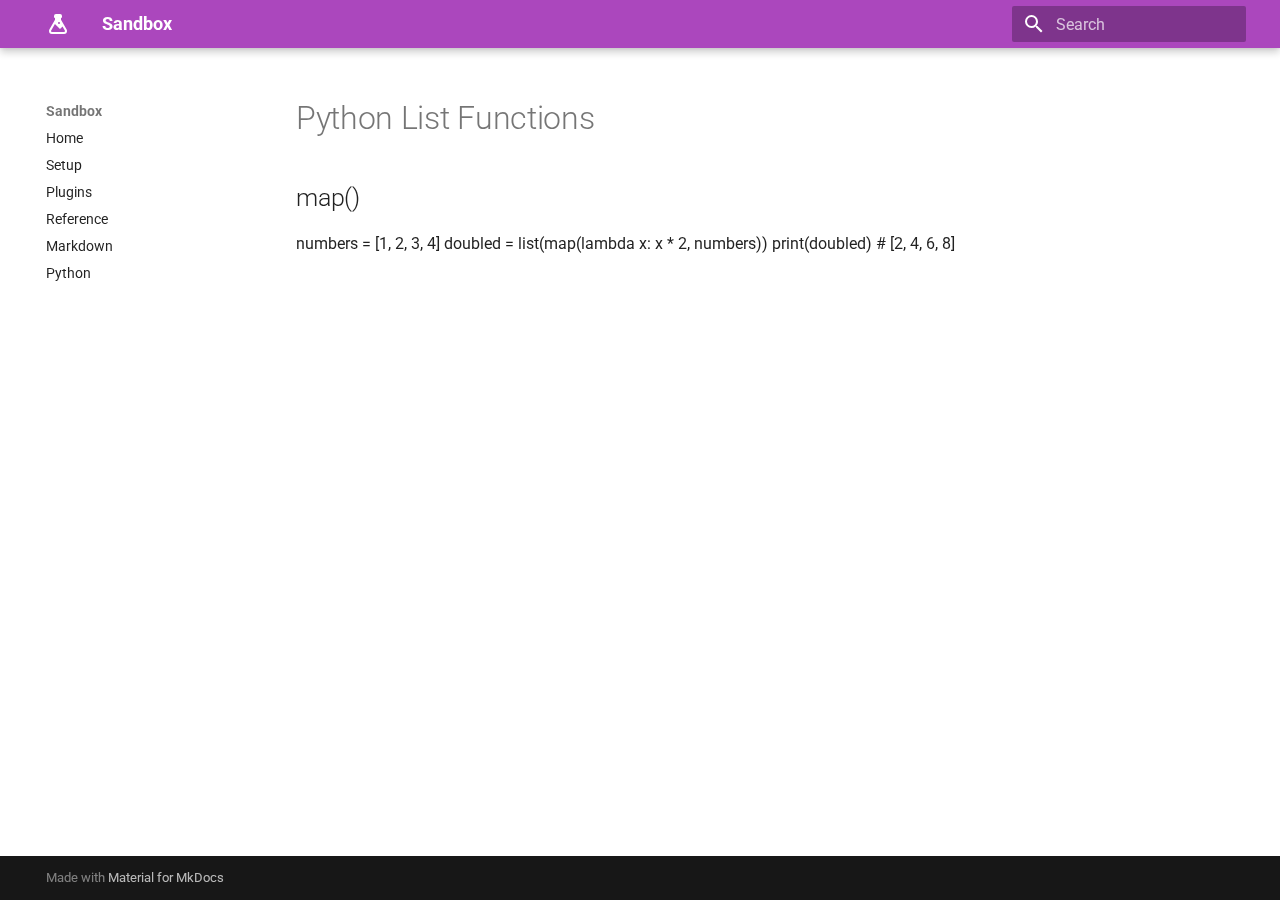
<file: python/list/index.html>
<!doctype html>
<html lang="en" class="no-js">
  <head>
    
      <meta charset="utf-8">
      <meta name="viewport" content="width=device-width,initial-scale=1">
      
        <meta name="description" content="A place to develop and experiment with MkDocs features">
      
      
      
        <link rel="canonical" href="https://example.com/python/list/">
      
      
      
      
      <link rel="icon" href="../../assets/images/favicon.png">
      <meta name="generator" content="mkdocs-1.6.1, mkdocs-material-9.6.5">
    
    
      
        <title>Python List Functions - Sandbox</title>
      
    
    
      <link rel="stylesheet" href="../../assets/stylesheets/main.8608ea7d.min.css">
      
        
        <link rel="stylesheet" href="../../assets/stylesheets/palette.06af60db.min.css">
      
      


    
    
      
    
    
      
        
        
        <link rel="preconnect" href="https://fonts.gstatic.com" crossorigin>
        <link rel="stylesheet" href="https://fonts.googleapis.com/css?family=Roboto:300,300i,400,400i,700,700i%7CRoboto+Mono:400,400i,700,700i&display=fallback">
        <style>:root{--md-text-font:"Roboto";--md-code-font:"Roboto Mono"}</style>
      
    
    
    <script>__md_scope=new URL("../..",location),__md_hash=e=>[...e].reduce(((e,_)=>(e<<5)-e+_.charCodeAt(0)),0),__md_get=(e,_=localStorage,t=__md_scope)=>JSON.parse(_.getItem(t.pathname+"."+e)),__md_set=(e,_,t=localStorage,a=__md_scope)=>{try{t.setItem(a.pathname+"."+e,JSON.stringify(_))}catch(e){}}</script>
    
      

    
    
    
  </head>
  
  
    
    
      
    
    
    
    
    <body dir="ltr" data-md-color-scheme="default" data-md-color-primary="purple" data-md-color-accent="pink">
  
    
    <input class="md-toggle" data-md-toggle="drawer" type="checkbox" id="__drawer" autocomplete="off">
    <input class="md-toggle" data-md-toggle="search" type="checkbox" id="__search" autocomplete="off">
    <label class="md-overlay" for="__drawer"></label>
    <div data-md-component="skip">
      
        
        <a href="#python-list-functions" class="md-skip">
          Skip to content
        </a>
      
    </div>
    <div data-md-component="announce">
      
    </div>
    
    
      

  

<header class="md-header md-header--shadow" data-md-component="header">
  <nav class="md-header__inner md-grid" aria-label="Header">
    <a href="../.." title="Sandbox" class="md-header__button md-logo" aria-label="Sandbox" data-md-component="logo">
      
  
  <svg xmlns="http://www.w3.org/2000/svg" viewBox="0 0 24 24"><path d="M6 22a3 3 0 0 1-3-3c0-.6.18-1.16.5-1.63L9 7.81V6a1 1 0 0 1-1-1V4a2 2 0 0 1 2-2h4a2 2 0 0 1 2 2v1a1 1 0 0 1-1 1v1.81l5.5 9.56c.32.47.5 1.03.5 1.63a3 3 0 0 1-3 3zm-1-3a1 1 0 0 0 1 1h12a1 1 0 0 0 1-1c0-.21-.07-.41-.18-.57l-2.29-3.96L14 17l-5.07-5.07-3.75 6.5c-.11.16-.18.36-.18.57m8-9a1 1 0 0 0-1 1 1 1 0 0 0 1 1 1 1 0 0 0 1-1 1 1 0 0 0-1-1"/></svg>

    </a>
    <label class="md-header__button md-icon" for="__drawer">
      
      <svg xmlns="http://www.w3.org/2000/svg" viewBox="0 0 24 24"><path d="M3 6h18v2H3zm0 5h18v2H3zm0 5h18v2H3z"/></svg>
    </label>
    <div class="md-header__title" data-md-component="header-title">
      <div class="md-header__ellipsis">
        <div class="md-header__topic">
          <span class="md-ellipsis">
            Sandbox
          </span>
        </div>
        <div class="md-header__topic" data-md-component="header-topic">
          <span class="md-ellipsis">
            
              Python List Functions
            
          </span>
        </div>
      </div>
    </div>
    
      
        <form class="md-header__option" data-md-component="palette">
  
    
    
    
    <input class="md-option" data-md-color-media="" data-md-color-scheme="default" data-md-color-primary="purple" data-md-color-accent="pink"  aria-hidden="true"  type="radio" name="__palette" id="__palette_0">
    
  
    
    
    
    <input class="md-option" data-md-color-media="" data-md-color-scheme="slate" data-md-color-primary="purple" data-md-color-accent="pink"  aria-label="Switch to dark mode"  type="radio" name="__palette" id="__palette_1">
    
      <label class="md-header__button md-icon" title="Switch to dark mode" for="__palette_0" hidden>
        <svg xmlns="http://www.w3.org/2000/svg" viewBox="0 0 24 24"><path d="m17.75 4.09-2.53 1.94.91 3.06-2.63-1.81-2.63 1.81.91-3.06-2.53-1.94L12.44 4l1.06-3 1.06 3zm3.5 6.91-1.64 1.25.59 1.98-1.7-1.17-1.7 1.17.59-1.98L15.75 11l2.06-.05L18.5 9l.69 1.95zm-2.28 4.95c.83-.08 1.72 1.1 1.19 1.85-.32.45-.66.87-1.08 1.27C15.17 23 8.84 23 4.94 19.07c-3.91-3.9-3.91-10.24 0-14.14.4-.4.82-.76 1.27-1.08.75-.53 1.93.36 1.85 1.19-.27 2.86.69 5.83 2.89 8.02a9.96 9.96 0 0 0 8.02 2.89m-1.64 2.02a12.08 12.08 0 0 1-7.8-3.47c-2.17-2.19-3.33-5-3.49-7.82-2.81 3.14-2.7 7.96.31 10.98 3.02 3.01 7.84 3.12 10.98.31"/></svg>
      </label>
    
  
</form>
      
    
    
      <script>var palette=__md_get("__palette");if(palette&&palette.color){if("(prefers-color-scheme)"===palette.color.media){var media=matchMedia("(prefers-color-scheme: light)"),input=document.querySelector(media.matches?"[data-md-color-media='(prefers-color-scheme: light)']":"[data-md-color-media='(prefers-color-scheme: dark)']");palette.color.media=input.getAttribute("data-md-color-media"),palette.color.scheme=input.getAttribute("data-md-color-scheme"),palette.color.primary=input.getAttribute("data-md-color-primary"),palette.color.accent=input.getAttribute("data-md-color-accent")}for(var[key,value]of Object.entries(palette.color))document.body.setAttribute("data-md-color-"+key,value)}</script>
    
    
    
      <label class="md-header__button md-icon" for="__search">
        
        <svg xmlns="http://www.w3.org/2000/svg" viewBox="0 0 24 24"><path d="M9.5 3A6.5 6.5 0 0 1 16 9.5c0 1.61-.59 3.09-1.56 4.23l.27.27h.79l5 5-1.5 1.5-5-5v-.79l-.27-.27A6.52 6.52 0 0 1 9.5 16 6.5 6.5 0 0 1 3 9.5 6.5 6.5 0 0 1 9.5 3m0 2C7 5 5 7 5 9.5S7 14 9.5 14 14 12 14 9.5 12 5 9.5 5"/></svg>
      </label>
      <div class="md-search" data-md-component="search" role="dialog">
  <label class="md-search__overlay" for="__search"></label>
  <div class="md-search__inner" role="search">
    <form class="md-search__form" name="search">
      <input type="text" class="md-search__input" name="query" aria-label="Search" placeholder="Search" autocapitalize="off" autocorrect="off" autocomplete="off" spellcheck="false" data-md-component="search-query" required>
      <label class="md-search__icon md-icon" for="__search">
        
        <svg xmlns="http://www.w3.org/2000/svg" viewBox="0 0 24 24"><path d="M9.5 3A6.5 6.5 0 0 1 16 9.5c0 1.61-.59 3.09-1.56 4.23l.27.27h.79l5 5-1.5 1.5-5-5v-.79l-.27-.27A6.52 6.52 0 0 1 9.5 16 6.5 6.5 0 0 1 3 9.5 6.5 6.5 0 0 1 9.5 3m0 2C7 5 5 7 5 9.5S7 14 9.5 14 14 12 14 9.5 12 5 9.5 5"/></svg>
        
        <svg xmlns="http://www.w3.org/2000/svg" viewBox="0 0 24 24"><path d="M20 11v2H8l5.5 5.5-1.42 1.42L4.16 12l7.92-7.92L13.5 5.5 8 11z"/></svg>
      </label>
      <nav class="md-search__options" aria-label="Search">
        
        <button type="reset" class="md-search__icon md-icon" title="Clear" aria-label="Clear" tabindex="-1">
          
          <svg xmlns="http://www.w3.org/2000/svg" viewBox="0 0 24 24"><path d="M19 6.41 17.59 5 12 10.59 6.41 5 5 6.41 10.59 12 5 17.59 6.41 19 12 13.41 17.59 19 19 17.59 13.41 12z"/></svg>
        </button>
      </nav>
      
    </form>
    <div class="md-search__output">
      <div class="md-search__scrollwrap" tabindex="0" data-md-scrollfix>
        <div class="md-search-result" data-md-component="search-result">
          <div class="md-search-result__meta">
            Initializing search
          </div>
          <ol class="md-search-result__list" role="presentation"></ol>
        </div>
      </div>
    </div>
  </div>
</div>
    
    
  </nav>
  
</header>
    
    <div class="md-container" data-md-component="container">
      
      
        
          
        
      
      <main class="md-main" data-md-component="main">
        <div class="md-main__inner md-grid">
          
            
              
              <div class="md-sidebar md-sidebar--primary" data-md-component="sidebar" data-md-type="navigation" >
                <div class="md-sidebar__scrollwrap">
                  <div class="md-sidebar__inner">
                    



  

<nav class="md-nav md-nav--primary md-nav--integrated" aria-label="Navigation" data-md-level="0">
  <label class="md-nav__title" for="__drawer">
    <a href="../.." title="Sandbox" class="md-nav__button md-logo" aria-label="Sandbox" data-md-component="logo">
      
  
  <svg xmlns="http://www.w3.org/2000/svg" viewBox="0 0 24 24"><path d="M6 22a3 3 0 0 1-3-3c0-.6.18-1.16.5-1.63L9 7.81V6a1 1 0 0 1-1-1V4a2 2 0 0 1 2-2h4a2 2 0 0 1 2 2v1a1 1 0 0 1-1 1v1.81l5.5 9.56c.32.47.5 1.03.5 1.63a3 3 0 0 1-3 3zm-1-3a1 1 0 0 0 1 1h12a1 1 0 0 0 1-1c0-.21-.07-.41-.18-.57l-2.29-3.96L14 17l-5.07-5.07-3.75 6.5c-.11.16-.18.36-.18.57m8-9a1 1 0 0 0-1 1 1 1 0 0 0 1 1 1 1 0 0 0 1-1 1 1 0 0 0-1-1"/></svg>

    </a>
    Sandbox
  </label>
  
  <ul class="md-nav__list" data-md-scrollfix>
    
      
      
  
  
  
  
    <li class="md-nav__item">
      <a href="../.." class="md-nav__link">
        
  
  <span class="md-ellipsis">
    Home
    
  </span>
  

      </a>
    </li>
  

    
      
      
  
  
  
  
    <li class="md-nav__item">
      <a href="../../setup/" class="md-nav__link">
        
  
  <span class="md-ellipsis">
    Setup
    
  </span>
  

      </a>
    </li>
  

    
      
      
  
  
  
  
    <li class="md-nav__item">
      <a href="../../plugins/" class="md-nav__link">
        
  
  <span class="md-ellipsis">
    Plugins
    
  </span>
  

      </a>
    </li>
  

    
      
      
  
  
  
  
    <li class="md-nav__item">
      <a href="../../reference/" class="md-nav__link">
        
  
  <span class="md-ellipsis">
    Reference
    
  </span>
  

      </a>
    </li>
  

    
      
      
  
  
  
  
    <li class="md-nav__item">
      <a href="../../markdown/" class="md-nav__link">
        
  
  <span class="md-ellipsis">
    Markdown
    
  </span>
  

      </a>
    </li>
  

    
      
      
  
  
  
  
    <li class="md-nav__item">
      <a href="../" class="md-nav__link">
        
  
  <span class="md-ellipsis">
    Python
    
  </span>
  

      </a>
    </li>
  

    
  </ul>
</nav>
                  </div>
                </div>
              </div>
            
            
          
          
            <div class="md-content" data-md-component="content">
              <article class="md-content__inner md-typeset">
                
                  



<h1 id="python-list-functions">Python List Functions<a class="headerlink" href="#python-list-functions" title="Permanent link">&para;</a></h1>
<h2 id="map">map()<a class="headerlink" href="#map" title="Permanent link">&para;</a></h2>
<p>numbers = [1, 2, 3, 4]
doubled = list(map(lambda x: x * 2, numbers))
print(doubled)  # [2, 4, 6, 8]</p>












                
              </article>
            </div>
          
          
<script>var target=document.getElementById(location.hash.slice(1));target&&target.name&&(target.checked=target.name.startsWith("__tabbed_"))</script>
        </div>
        
      </main>
      
        <footer class="md-footer">
  
  <div class="md-footer-meta md-typeset">
    <div class="md-footer-meta__inner md-grid">
      <div class="md-copyright">
  
  
    Made with
    <a href="https://squidfunk.github.io/mkdocs-material/" target="_blank" rel="noopener">
      Material for MkDocs
    </a>
  
</div>
      
    </div>
  </div>
</footer>
      
    </div>
    <div class="md-dialog" data-md-component="dialog">
      <div class="md-dialog__inner md-typeset"></div>
    </div>
    
    
    <script id="__config" type="application/json">{"base": "../..", "features": ["navigation.instant", "navigation.tracking", "toc.integrate"], "search": "../../assets/javascripts/workers/search.f8cc74c7.min.js", "translations": {"clipboard.copied": "Copied to clipboard", "clipboard.copy": "Copy to clipboard", "search.result.more.one": "1 more on this page", "search.result.more.other": "# more on this page", "search.result.none": "No matching documents", "search.result.one": "1 matching document", "search.result.other": "# matching documents", "search.result.placeholder": "Type to start searching", "search.result.term.missing": "Missing", "select.version": "Select version"}}</script>
    
    
      <script src="../../assets/javascripts/bundle.f1b6f286.min.js"></script>
      
    
  </body>
</html>
</file>
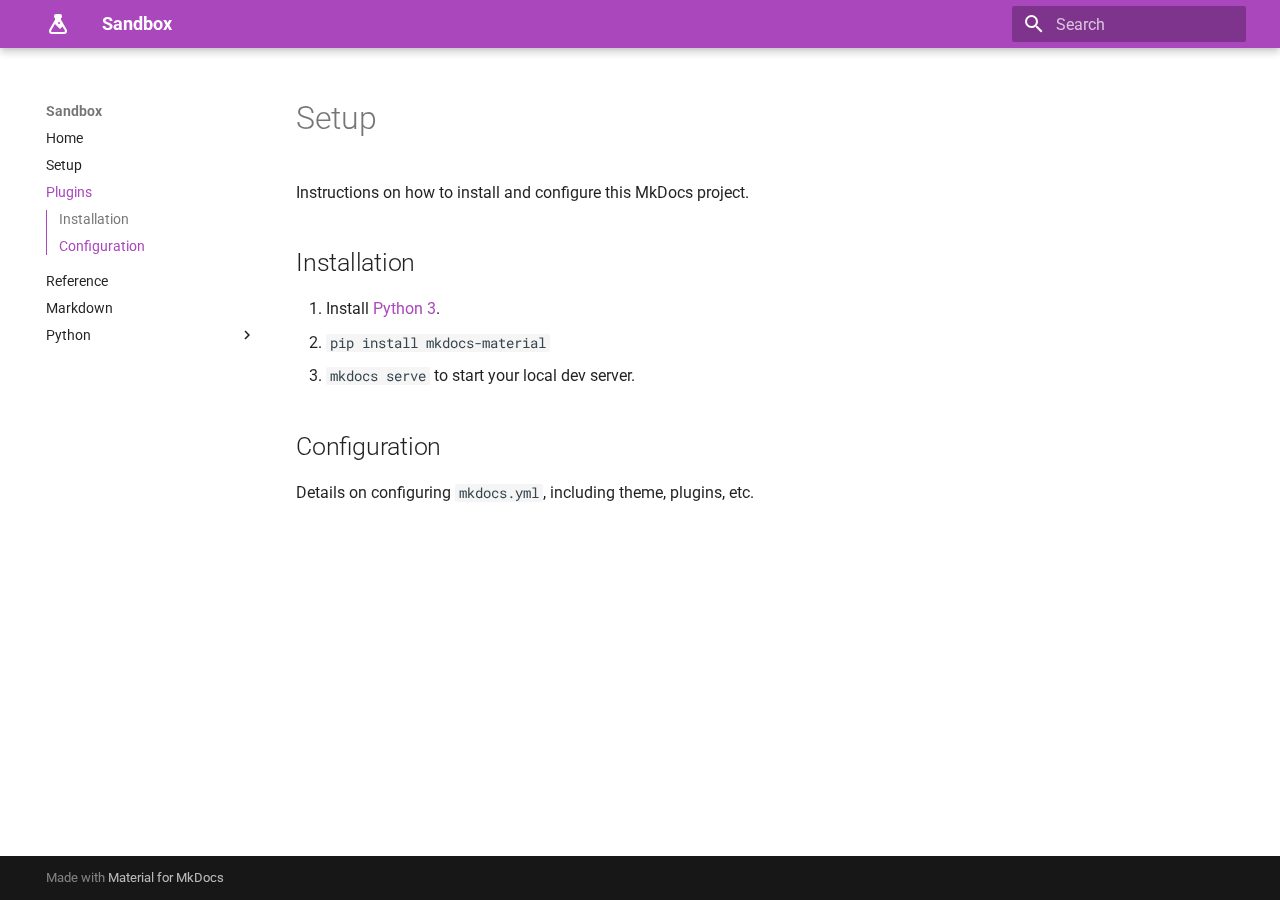
<file: site/plugins/index.html>
<!doctype html>
<html lang="en" class="no-js">
  <head>
    
      <meta charset="utf-8">
      <meta name="viewport" content="width=device-width,initial-scale=1">
      
        <meta name="description" content="A place to develop and experiment with MkDocs features">
      
      
      
        <link rel="canonical" href="https://example.com/plugins/">
      
      
        <link rel="prev" href="../setup/">
      
      
        <link rel="next" href="../reference/">
      
      
      <link rel="icon" href="../assets/images/favicon.png">
      <meta name="generator" content="mkdocs-1.6.1, mkdocs-material-9.6.5">
    
    
      
        <title>Plugins - Sandbox</title>
      
    
    
      <link rel="stylesheet" href="../assets/stylesheets/main.8608ea7d.min.css">
      
        
        <link rel="stylesheet" href="../assets/stylesheets/palette.06af60db.min.css">
      
      


    
    
      
    
    
      
        
        
        <link rel="preconnect" href="https://fonts.gstatic.com" crossorigin>
        <link rel="stylesheet" href="https://fonts.googleapis.com/css?family=Roboto:300,300i,400,400i,700,700i%7CRoboto+Mono:400,400i,700,700i&display=fallback">
        <style>:root{--md-text-font:"Roboto";--md-code-font:"Roboto Mono"}</style>
      
    
    
    <script>__md_scope=new URL("..",location),__md_hash=e=>[...e].reduce(((e,_)=>(e<<5)-e+_.charCodeAt(0)),0),__md_get=(e,_=localStorage,t=__md_scope)=>JSON.parse(_.getItem(t.pathname+"."+e)),__md_set=(e,_,t=localStorage,a=__md_scope)=>{try{t.setItem(a.pathname+"."+e,JSON.stringify(_))}catch(e){}}</script>
    
      

    
    
    
  </head>
  
  
    
    
      
    
    
    
    
    <body dir="ltr" data-md-color-scheme="default" data-md-color-primary="purple" data-md-color-accent="pink">
  
    
    <input class="md-toggle" data-md-toggle="drawer" type="checkbox" id="__drawer" autocomplete="off">
    <input class="md-toggle" data-md-toggle="search" type="checkbox" id="__search" autocomplete="off">
    <label class="md-overlay" for="__drawer"></label>
    <div data-md-component="skip">
      
        
        <a href="#setup" class="md-skip">
          Skip to content
        </a>
      
    </div>
    <div data-md-component="announce">
      
    </div>
    
    
      

  

<header class="md-header md-header--shadow" data-md-component="header">
  <nav class="md-header__inner md-grid" aria-label="Header">
    <a href=".." title="Sandbox" class="md-header__button md-logo" aria-label="Sandbox" data-md-component="logo">
      
  
  <svg xmlns="http://www.w3.org/2000/svg" viewBox="0 0 24 24"><path d="M6 22a3 3 0 0 1-3-3c0-.6.18-1.16.5-1.63L9 7.81V6a1 1 0 0 1-1-1V4a2 2 0 0 1 2-2h4a2 2 0 0 1 2 2v1a1 1 0 0 1-1 1v1.81l5.5 9.56c.32.47.5 1.03.5 1.63a3 3 0 0 1-3 3zm-1-3a1 1 0 0 0 1 1h12a1 1 0 0 0 1-1c0-.21-.07-.41-.18-.57l-2.29-3.96L14 17l-5.07-5.07-3.75 6.5c-.11.16-.18.36-.18.57m8-9a1 1 0 0 0-1 1 1 1 0 0 0 1 1 1 1 0 0 0 1-1 1 1 0 0 0-1-1"/></svg>

    </a>
    <label class="md-header__button md-icon" for="__drawer">
      
      <svg xmlns="http://www.w3.org/2000/svg" viewBox="0 0 24 24"><path d="M3 6h18v2H3zm0 5h18v2H3zm0 5h18v2H3z"/></svg>
    </label>
    <div class="md-header__title" data-md-component="header-title">
      <div class="md-header__ellipsis">
        <div class="md-header__topic">
          <span class="md-ellipsis">
            Sandbox
          </span>
        </div>
        <div class="md-header__topic" data-md-component="header-topic">
          <span class="md-ellipsis">
            
              Plugins
            
          </span>
        </div>
      </div>
    </div>
    
      
        <form class="md-header__option" data-md-component="palette">
  
    
    
    
    <input class="md-option" data-md-color-media="" data-md-color-scheme="default" data-md-color-primary="purple" data-md-color-accent="pink"  aria-hidden="true"  type="radio" name="__palette" id="__palette_0">
    
  
    
    
    
    <input class="md-option" data-md-color-media="" data-md-color-scheme="slate" data-md-color-primary="purple" data-md-color-accent="pink"  aria-label="Switch to dark mode"  type="radio" name="__palette" id="__palette_1">
    
      <label class="md-header__button md-icon" title="Switch to dark mode" for="__palette_0" hidden>
        <svg xmlns="http://www.w3.org/2000/svg" viewBox="0 0 24 24"><path d="m17.75 4.09-2.53 1.94.91 3.06-2.63-1.81-2.63 1.81.91-3.06-2.53-1.94L12.44 4l1.06-3 1.06 3zm3.5 6.91-1.64 1.25.59 1.98-1.7-1.17-1.7 1.17.59-1.98L15.75 11l2.06-.05L18.5 9l.69 1.95zm-2.28 4.95c.83-.08 1.72 1.1 1.19 1.85-.32.45-.66.87-1.08 1.27C15.17 23 8.84 23 4.94 19.07c-3.91-3.9-3.91-10.24 0-14.14.4-.4.82-.76 1.27-1.08.75-.53 1.93.36 1.85 1.19-.27 2.86.69 5.83 2.89 8.02a9.96 9.96 0 0 0 8.02 2.89m-1.64 2.02a12.08 12.08 0 0 1-7.8-3.47c-2.17-2.19-3.33-5-3.49-7.82-2.81 3.14-2.7 7.96.31 10.98 3.02 3.01 7.84 3.12 10.98.31"/></svg>
      </label>
    
  
</form>
      
    
    
      <script>var palette=__md_get("__palette");if(palette&&palette.color){if("(prefers-color-scheme)"===palette.color.media){var media=matchMedia("(prefers-color-scheme: light)"),input=document.querySelector(media.matches?"[data-md-color-media='(prefers-color-scheme: light)']":"[data-md-color-media='(prefers-color-scheme: dark)']");palette.color.media=input.getAttribute("data-md-color-media"),palette.color.scheme=input.getAttribute("data-md-color-scheme"),palette.color.primary=input.getAttribute("data-md-color-primary"),palette.color.accent=input.getAttribute("data-md-color-accent")}for(var[key,value]of Object.entries(palette.color))document.body.setAttribute("data-md-color-"+key,value)}</script>
    
    
    
      <label class="md-header__button md-icon" for="__search">
        
        <svg xmlns="http://www.w3.org/2000/svg" viewBox="0 0 24 24"><path d="M9.5 3A6.5 6.5 0 0 1 16 9.5c0 1.61-.59 3.09-1.56 4.23l.27.27h.79l5 5-1.5 1.5-5-5v-.79l-.27-.27A6.52 6.52 0 0 1 9.5 16 6.5 6.5 0 0 1 3 9.5 6.5 6.5 0 0 1 9.5 3m0 2C7 5 5 7 5 9.5S7 14 9.5 14 14 12 14 9.5 12 5 9.5 5"/></svg>
      </label>
      <div class="md-search" data-md-component="search" role="dialog">
  <label class="md-search__overlay" for="__search"></label>
  <div class="md-search__inner" role="search">
    <form class="md-search__form" name="search">
      <input type="text" class="md-search__input" name="query" aria-label="Search" placeholder="Search" autocapitalize="off" autocorrect="off" autocomplete="off" spellcheck="false" data-md-component="search-query" required>
      <label class="md-search__icon md-icon" for="__search">
        
        <svg xmlns="http://www.w3.org/2000/svg" viewBox="0 0 24 24"><path d="M9.5 3A6.5 6.5 0 0 1 16 9.5c0 1.61-.59 3.09-1.56 4.23l.27.27h.79l5 5-1.5 1.5-5-5v-.79l-.27-.27A6.52 6.52 0 0 1 9.5 16 6.5 6.5 0 0 1 3 9.5 6.5 6.5 0 0 1 9.5 3m0 2C7 5 5 7 5 9.5S7 14 9.5 14 14 12 14 9.5 12 5 9.5 5"/></svg>
        
        <svg xmlns="http://www.w3.org/2000/svg" viewBox="0 0 24 24"><path d="M20 11v2H8l5.5 5.5-1.42 1.42L4.16 12l7.92-7.92L13.5 5.5 8 11z"/></svg>
      </label>
      <nav class="md-search__options" aria-label="Search">
        
        <button type="reset" class="md-search__icon md-icon" title="Clear" aria-label="Clear" tabindex="-1">
          
          <svg xmlns="http://www.w3.org/2000/svg" viewBox="0 0 24 24"><path d="M19 6.41 17.59 5 12 10.59 6.41 5 5 6.41 10.59 12 5 17.59 6.41 19 12 13.41 17.59 19 19 17.59 13.41 12z"/></svg>
        </button>
      </nav>
      
    </form>
    <div class="md-search__output">
      <div class="md-search__scrollwrap" tabindex="0" data-md-scrollfix>
        <div class="md-search-result" data-md-component="search-result">
          <div class="md-search-result__meta">
            Initializing search
          </div>
          <ol class="md-search-result__list" role="presentation"></ol>
        </div>
      </div>
    </div>
  </div>
</div>
    
    
  </nav>
  
</header>
    
    <div class="md-container" data-md-component="container">
      
      
        
          
        
      
      <main class="md-main" data-md-component="main">
        <div class="md-main__inner md-grid">
          
            
              
              <div class="md-sidebar md-sidebar--primary" data-md-component="sidebar" data-md-type="navigation" >
                <div class="md-sidebar__scrollwrap">
                  <div class="md-sidebar__inner">
                    



  

<nav class="md-nav md-nav--primary md-nav--integrated" aria-label="Navigation" data-md-level="0">
  <label class="md-nav__title" for="__drawer">
    <a href=".." title="Sandbox" class="md-nav__button md-logo" aria-label="Sandbox" data-md-component="logo">
      
  
  <svg xmlns="http://www.w3.org/2000/svg" viewBox="0 0 24 24"><path d="M6 22a3 3 0 0 1-3-3c0-.6.18-1.16.5-1.63L9 7.81V6a1 1 0 0 1-1-1V4a2 2 0 0 1 2-2h4a2 2 0 0 1 2 2v1a1 1 0 0 1-1 1v1.81l5.5 9.56c.32.47.5 1.03.5 1.63a3 3 0 0 1-3 3zm-1-3a1 1 0 0 0 1 1h12a1 1 0 0 0 1-1c0-.21-.07-.41-.18-.57l-2.29-3.96L14 17l-5.07-5.07-3.75 6.5c-.11.16-.18.36-.18.57m8-9a1 1 0 0 0-1 1 1 1 0 0 0 1 1 1 1 0 0 0 1-1 1 1 0 0 0-1-1"/></svg>

    </a>
    Sandbox
  </label>
  
  <ul class="md-nav__list" data-md-scrollfix>
    
      
      
  
  
  
  
    <li class="md-nav__item">
      <a href=".." class="md-nav__link">
        
  
  <span class="md-ellipsis">
    Home
    
  </span>
  

      </a>
    </li>
  

    
      
      
  
  
  
  
    <li class="md-nav__item">
      <a href="../setup/" class="md-nav__link">
        
  
  <span class="md-ellipsis">
    Setup
    
  </span>
  

      </a>
    </li>
  

    
      
      
  
  
    
  
  
  
    <li class="md-nav__item md-nav__item--active">
      
      <input class="md-nav__toggle md-toggle" type="checkbox" id="__toc">
      
      
        
      
      
        <label class="md-nav__link md-nav__link--active" for="__toc">
          
  
  <span class="md-ellipsis">
    Plugins
    
  </span>
  

          <span class="md-nav__icon md-icon"></span>
        </label>
      
      <a href="./" class="md-nav__link md-nav__link--active">
        
  
  <span class="md-ellipsis">
    Plugins
    
  </span>
  

      </a>
      
        

<nav class="md-nav md-nav--secondary" aria-label="Table of contents">
  
  
  
    
  
  
    <label class="md-nav__title" for="__toc">
      <span class="md-nav__icon md-icon"></span>
      Table of contents
    </label>
    <ul class="md-nav__list" data-md-component="toc" data-md-scrollfix>
      
        <li class="md-nav__item">
  <a href="#installation" class="md-nav__link">
    <span class="md-ellipsis">
      Installation
    </span>
  </a>
  
</li>
      
        <li class="md-nav__item">
  <a href="#configuration" class="md-nav__link">
    <span class="md-ellipsis">
      Configuration
    </span>
  </a>
  
</li>
      
    </ul>
  
</nav>
      
    </li>
  

    
      
      
  
  
  
  
    <li class="md-nav__item">
      <a href="../reference/" class="md-nav__link">
        
  
  <span class="md-ellipsis">
    Reference
    
  </span>
  

      </a>
    </li>
  

    
      
      
  
  
  
  
    <li class="md-nav__item">
      <a href="../markdown/" class="md-nav__link">
        
  
  <span class="md-ellipsis">
    Markdown
    
  </span>
  

      </a>
    </li>
  

    
      
      
  
  
  
  
    
    
    
    
    <li class="md-nav__item md-nav__item--nested">
      
        
        
        <input class="md-nav__toggle md-toggle " type="checkbox" id="__nav_6" >
        
          
          <label class="md-nav__link" for="__nav_6" id="__nav_6_label" tabindex="0">
            
  
  <span class="md-ellipsis">
    Python
    
  </span>
  

            <span class="md-nav__icon md-icon"></span>
          </label>
        
        <nav class="md-nav" data-md-level="1" aria-labelledby="__nav_6_label" aria-expanded="false">
          <label class="md-nav__title" for="__nav_6">
            <span class="md-nav__icon md-icon"></span>
            Python
          </label>
          <ul class="md-nav__list" data-md-scrollfix>
            
              
                
  
  
  
  
    <li class="md-nav__item">
      <a href="../python/" class="md-nav__link">
        
  
  <span class="md-ellipsis">
    Python Quick Reference
    
  </span>
  

      </a>
    </li>
  

              
            
              
                
  
  
  
  
    <li class="md-nav__item">
      <a href="../python/dictionary/" class="md-nav__link">
        
  
  <span class="md-ellipsis">
    Dictionary
    
  </span>
  

      </a>
    </li>
  

              
            
              
                
  
  
  
  
    <li class="md-nav__item">
      <a href="../python/list/" class="md-nav__link">
        
  
  <span class="md-ellipsis">
    List
    
  </span>
  

      </a>
    </li>
  

              
            
          </ul>
        </nav>
      
    </li>
  

    
  </ul>
</nav>
                  </div>
                </div>
              </div>
            
            
          
          
            <div class="md-content" data-md-component="content">
              <article class="md-content__inner md-typeset">
                
                  



<h1 id="setup">Setup<a class="headerlink" href="#setup" title="Permanent link">&para;</a></h1>
<p>Instructions on how to install and configure this MkDocs project.</p>
<h2 id="installation">Installation<a class="headerlink" href="#installation" title="Permanent link">&para;</a></h2>
<ol>
<li>Install <a href="https://www.python.org">Python 3</a>.</li>
<li><code>pip install mkdocs-material</code></li>
<li><code>mkdocs serve</code> to start your local dev server.</li>
</ol>
<h2 id="configuration">Configuration<a class="headerlink" href="#configuration" title="Permanent link">&para;</a></h2>
<p>Details on configuring <code>mkdocs.yml</code>, including theme, plugins, etc.</p>












                
              </article>
            </div>
          
          
<script>var target=document.getElementById(location.hash.slice(1));target&&target.name&&(target.checked=target.name.startsWith("__tabbed_"))</script>
        </div>
        
      </main>
      
        <footer class="md-footer">
  
  <div class="md-footer-meta md-typeset">
    <div class="md-footer-meta__inner md-grid">
      <div class="md-copyright">
  
  
    Made with
    <a href="https://squidfunk.github.io/mkdocs-material/" target="_blank" rel="noopener">
      Material for MkDocs
    </a>
  
</div>
      
    </div>
  </div>
</footer>
      
    </div>
    <div class="md-dialog" data-md-component="dialog">
      <div class="md-dialog__inner md-typeset"></div>
    </div>
    
    
    <script id="__config" type="application/json">{"base": "..", "features": ["navigation.instant", "navigation.tracking", "toc.integrate"], "search": "../assets/javascripts/workers/search.f8cc74c7.min.js", "translations": {"clipboard.copied": "Copied to clipboard", "clipboard.copy": "Copy to clipboard", "search.result.more.one": "1 more on this page", "search.result.more.other": "# more on this page", "search.result.none": "No matching documents", "search.result.one": "1 matching document", "search.result.other": "# matching documents", "search.result.placeholder": "Type to start searching", "search.result.term.missing": "Missing", "select.version": "Select version"}}</script>
    
    
      <script src="../assets/javascripts/bundle.f1b6f286.min.js"></script>
      
    
  </body>
</html>
</file>
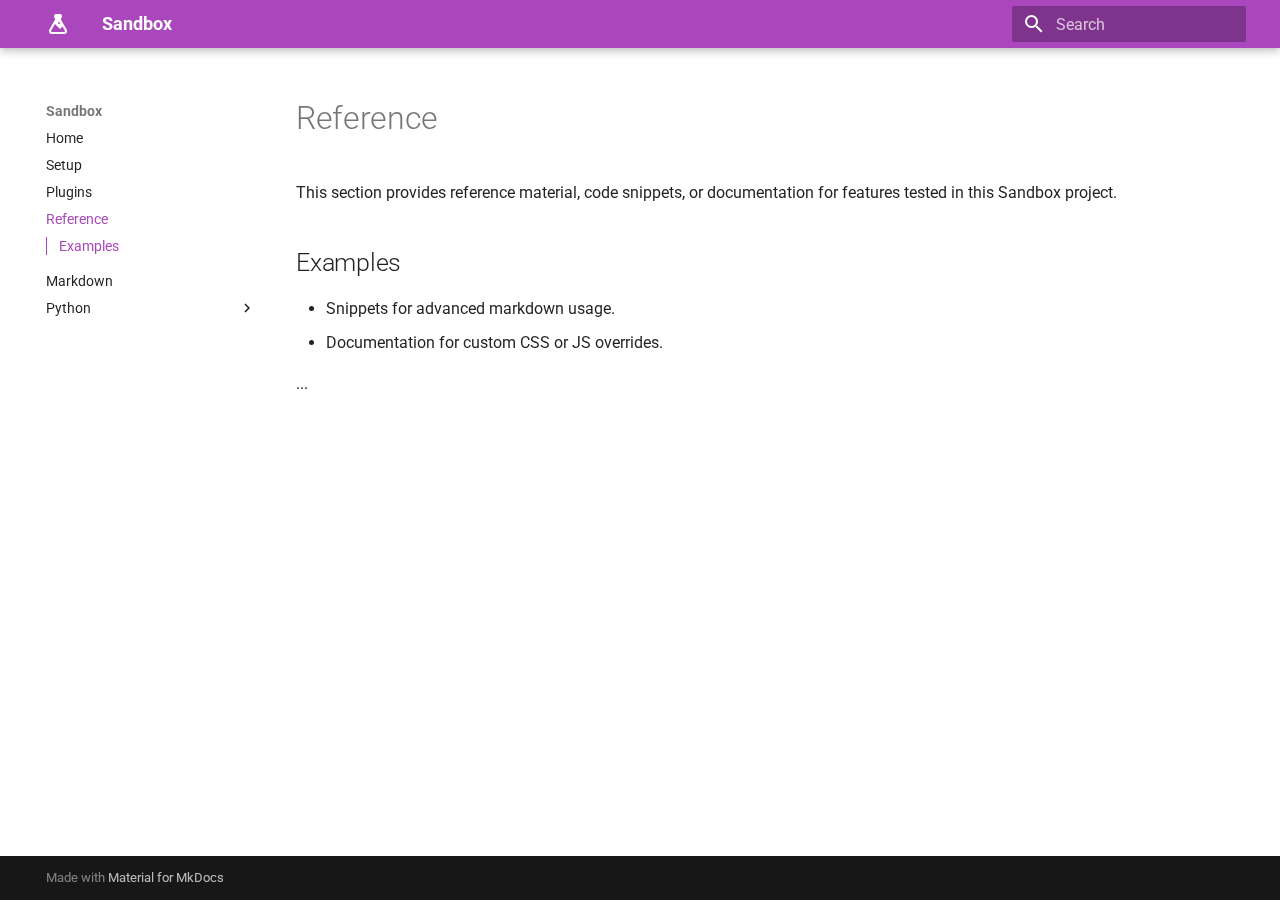
<file: site/reference/index.html>
<!doctype html>
<html lang="en" class="no-js">
  <head>
    
      <meta charset="utf-8">
      <meta name="viewport" content="width=device-width,initial-scale=1">
      
        <meta name="description" content="A place to develop and experiment with MkDocs features">
      
      
      
        <link rel="canonical" href="https://example.com/reference/">
      
      
        <link rel="prev" href="../plugins/">
      
      
        <link rel="next" href="../markdown/">
      
      
      <link rel="icon" href="../assets/images/favicon.png">
      <meta name="generator" content="mkdocs-1.6.1, mkdocs-material-9.6.5">
    
    
      
        <title>Reference - Sandbox</title>
      
    
    
      <link rel="stylesheet" href="../assets/stylesheets/main.8608ea7d.min.css">
      
        
        <link rel="stylesheet" href="../assets/stylesheets/palette.06af60db.min.css">
      
      


    
    
      
    
    
      
        
        
        <link rel="preconnect" href="https://fonts.gstatic.com" crossorigin>
        <link rel="stylesheet" href="https://fonts.googleapis.com/css?family=Roboto:300,300i,400,400i,700,700i%7CRoboto+Mono:400,400i,700,700i&display=fallback">
        <style>:root{--md-text-font:"Roboto";--md-code-font:"Roboto Mono"}</style>
      
    
    
    <script>__md_scope=new URL("..",location),__md_hash=e=>[...e].reduce(((e,_)=>(e<<5)-e+_.charCodeAt(0)),0),__md_get=(e,_=localStorage,t=__md_scope)=>JSON.parse(_.getItem(t.pathname+"."+e)),__md_set=(e,_,t=localStorage,a=__md_scope)=>{try{t.setItem(a.pathname+"."+e,JSON.stringify(_))}catch(e){}}</script>
    
      

    
    
    
  </head>
  
  
    
    
      
    
    
    
    
    <body dir="ltr" data-md-color-scheme="default" data-md-color-primary="purple" data-md-color-accent="pink">
  
    
    <input class="md-toggle" data-md-toggle="drawer" type="checkbox" id="__drawer" autocomplete="off">
    <input class="md-toggle" data-md-toggle="search" type="checkbox" id="__search" autocomplete="off">
    <label class="md-overlay" for="__drawer"></label>
    <div data-md-component="skip">
      
        
        <a href="#reference" class="md-skip">
          Skip to content
        </a>
      
    </div>
    <div data-md-component="announce">
      
    </div>
    
    
      

  

<header class="md-header md-header--shadow" data-md-component="header">
  <nav class="md-header__inner md-grid" aria-label="Header">
    <a href=".." title="Sandbox" class="md-header__button md-logo" aria-label="Sandbox" data-md-component="logo">
      
  
  <svg xmlns="http://www.w3.org/2000/svg" viewBox="0 0 24 24"><path d="M6 22a3 3 0 0 1-3-3c0-.6.18-1.16.5-1.63L9 7.81V6a1 1 0 0 1-1-1V4a2 2 0 0 1 2-2h4a2 2 0 0 1 2 2v1a1 1 0 0 1-1 1v1.81l5.5 9.56c.32.47.5 1.03.5 1.63a3 3 0 0 1-3 3zm-1-3a1 1 0 0 0 1 1h12a1 1 0 0 0 1-1c0-.21-.07-.41-.18-.57l-2.29-3.96L14 17l-5.07-5.07-3.75 6.5c-.11.16-.18.36-.18.57m8-9a1 1 0 0 0-1 1 1 1 0 0 0 1 1 1 1 0 0 0 1-1 1 1 0 0 0-1-1"/></svg>

    </a>
    <label class="md-header__button md-icon" for="__drawer">
      
      <svg xmlns="http://www.w3.org/2000/svg" viewBox="0 0 24 24"><path d="M3 6h18v2H3zm0 5h18v2H3zm0 5h18v2H3z"/></svg>
    </label>
    <div class="md-header__title" data-md-component="header-title">
      <div class="md-header__ellipsis">
        <div class="md-header__topic">
          <span class="md-ellipsis">
            Sandbox
          </span>
        </div>
        <div class="md-header__topic" data-md-component="header-topic">
          <span class="md-ellipsis">
            
              Reference
            
          </span>
        </div>
      </div>
    </div>
    
      
        <form class="md-header__option" data-md-component="palette">
  
    
    
    
    <input class="md-option" data-md-color-media="" data-md-color-scheme="default" data-md-color-primary="purple" data-md-color-accent="pink"  aria-hidden="true"  type="radio" name="__palette" id="__palette_0">
    
  
    
    
    
    <input class="md-option" data-md-color-media="" data-md-color-scheme="slate" data-md-color-primary="purple" data-md-color-accent="pink"  aria-label="Switch to dark mode"  type="radio" name="__palette" id="__palette_1">
    
      <label class="md-header__button md-icon" title="Switch to dark mode" for="__palette_0" hidden>
        <svg xmlns="http://www.w3.org/2000/svg" viewBox="0 0 24 24"><path d="m17.75 4.09-2.53 1.94.91 3.06-2.63-1.81-2.63 1.81.91-3.06-2.53-1.94L12.44 4l1.06-3 1.06 3zm3.5 6.91-1.64 1.25.59 1.98-1.7-1.17-1.7 1.17.59-1.98L15.75 11l2.06-.05L18.5 9l.69 1.95zm-2.28 4.95c.83-.08 1.72 1.1 1.19 1.85-.32.45-.66.87-1.08 1.27C15.17 23 8.84 23 4.94 19.07c-3.91-3.9-3.91-10.24 0-14.14.4-.4.82-.76 1.27-1.08.75-.53 1.93.36 1.85 1.19-.27 2.86.69 5.83 2.89 8.02a9.96 9.96 0 0 0 8.02 2.89m-1.64 2.02a12.08 12.08 0 0 1-7.8-3.47c-2.17-2.19-3.33-5-3.49-7.82-2.81 3.14-2.7 7.96.31 10.98 3.02 3.01 7.84 3.12 10.98.31"/></svg>
      </label>
    
  
</form>
      
    
    
      <script>var palette=__md_get("__palette");if(palette&&palette.color){if("(prefers-color-scheme)"===palette.color.media){var media=matchMedia("(prefers-color-scheme: light)"),input=document.querySelector(media.matches?"[data-md-color-media='(prefers-color-scheme: light)']":"[data-md-color-media='(prefers-color-scheme: dark)']");palette.color.media=input.getAttribute("data-md-color-media"),palette.color.scheme=input.getAttribute("data-md-color-scheme"),palette.color.primary=input.getAttribute("data-md-color-primary"),palette.color.accent=input.getAttribute("data-md-color-accent")}for(var[key,value]of Object.entries(palette.color))document.body.setAttribute("data-md-color-"+key,value)}</script>
    
    
    
      <label class="md-header__button md-icon" for="__search">
        
        <svg xmlns="http://www.w3.org/2000/svg" viewBox="0 0 24 24"><path d="M9.5 3A6.5 6.5 0 0 1 16 9.5c0 1.61-.59 3.09-1.56 4.23l.27.27h.79l5 5-1.5 1.5-5-5v-.79l-.27-.27A6.52 6.52 0 0 1 9.5 16 6.5 6.5 0 0 1 3 9.5 6.5 6.5 0 0 1 9.5 3m0 2C7 5 5 7 5 9.5S7 14 9.5 14 14 12 14 9.5 12 5 9.5 5"/></svg>
      </label>
      <div class="md-search" data-md-component="search" role="dialog">
  <label class="md-search__overlay" for="__search"></label>
  <div class="md-search__inner" role="search">
    <form class="md-search__form" name="search">
      <input type="text" class="md-search__input" name="query" aria-label="Search" placeholder="Search" autocapitalize="off" autocorrect="off" autocomplete="off" spellcheck="false" data-md-component="search-query" required>
      <label class="md-search__icon md-icon" for="__search">
        
        <svg xmlns="http://www.w3.org/2000/svg" viewBox="0 0 24 24"><path d="M9.5 3A6.5 6.5 0 0 1 16 9.5c0 1.61-.59 3.09-1.56 4.23l.27.27h.79l5 5-1.5 1.5-5-5v-.79l-.27-.27A6.52 6.52 0 0 1 9.5 16 6.5 6.5 0 0 1 3 9.5 6.5 6.5 0 0 1 9.5 3m0 2C7 5 5 7 5 9.5S7 14 9.5 14 14 12 14 9.5 12 5 9.5 5"/></svg>
        
        <svg xmlns="http://www.w3.org/2000/svg" viewBox="0 0 24 24"><path d="M20 11v2H8l5.5 5.5-1.42 1.42L4.16 12l7.92-7.92L13.5 5.5 8 11z"/></svg>
      </label>
      <nav class="md-search__options" aria-label="Search">
        
        <button type="reset" class="md-search__icon md-icon" title="Clear" aria-label="Clear" tabindex="-1">
          
          <svg xmlns="http://www.w3.org/2000/svg" viewBox="0 0 24 24"><path d="M19 6.41 17.59 5 12 10.59 6.41 5 5 6.41 10.59 12 5 17.59 6.41 19 12 13.41 17.59 19 19 17.59 13.41 12z"/></svg>
        </button>
      </nav>
      
    </form>
    <div class="md-search__output">
      <div class="md-search__scrollwrap" tabindex="0" data-md-scrollfix>
        <div class="md-search-result" data-md-component="search-result">
          <div class="md-search-result__meta">
            Initializing search
          </div>
          <ol class="md-search-result__list" role="presentation"></ol>
        </div>
      </div>
    </div>
  </div>
</div>
    
    
  </nav>
  
</header>
    
    <div class="md-container" data-md-component="container">
      
      
        
          
        
      
      <main class="md-main" data-md-component="main">
        <div class="md-main__inner md-grid">
          
            
              
              <div class="md-sidebar md-sidebar--primary" data-md-component="sidebar" data-md-type="navigation" >
                <div class="md-sidebar__scrollwrap">
                  <div class="md-sidebar__inner">
                    



  

<nav class="md-nav md-nav--primary md-nav--integrated" aria-label="Navigation" data-md-level="0">
  <label class="md-nav__title" for="__drawer">
    <a href=".." title="Sandbox" class="md-nav__button md-logo" aria-label="Sandbox" data-md-component="logo">
      
  
  <svg xmlns="http://www.w3.org/2000/svg" viewBox="0 0 24 24"><path d="M6 22a3 3 0 0 1-3-3c0-.6.18-1.16.5-1.63L9 7.81V6a1 1 0 0 1-1-1V4a2 2 0 0 1 2-2h4a2 2 0 0 1 2 2v1a1 1 0 0 1-1 1v1.81l5.5 9.56c.32.47.5 1.03.5 1.63a3 3 0 0 1-3 3zm-1-3a1 1 0 0 0 1 1h12a1 1 0 0 0 1-1c0-.21-.07-.41-.18-.57l-2.29-3.96L14 17l-5.07-5.07-3.75 6.5c-.11.16-.18.36-.18.57m8-9a1 1 0 0 0-1 1 1 1 0 0 0 1 1 1 1 0 0 0 1-1 1 1 0 0 0-1-1"/></svg>

    </a>
    Sandbox
  </label>
  
  <ul class="md-nav__list" data-md-scrollfix>
    
      
      
  
  
  
  
    <li class="md-nav__item">
      <a href=".." class="md-nav__link">
        
  
  <span class="md-ellipsis">
    Home
    
  </span>
  

      </a>
    </li>
  

    
      
      
  
  
  
  
    <li class="md-nav__item">
      <a href="../setup/" class="md-nav__link">
        
  
  <span class="md-ellipsis">
    Setup
    
  </span>
  

      </a>
    </li>
  

    
      
      
  
  
  
  
    <li class="md-nav__item">
      <a href="../plugins/" class="md-nav__link">
        
  
  <span class="md-ellipsis">
    Plugins
    
  </span>
  

      </a>
    </li>
  

    
      
      
  
  
    
  
  
  
    <li class="md-nav__item md-nav__item--active">
      
      <input class="md-nav__toggle md-toggle" type="checkbox" id="__toc">
      
      
        
      
      
        <label class="md-nav__link md-nav__link--active" for="__toc">
          
  
  <span class="md-ellipsis">
    Reference
    
  </span>
  

          <span class="md-nav__icon md-icon"></span>
        </label>
      
      <a href="./" class="md-nav__link md-nav__link--active">
        
  
  <span class="md-ellipsis">
    Reference
    
  </span>
  

      </a>
      
        

<nav class="md-nav md-nav--secondary" aria-label="Table of contents">
  
  
  
    
  
  
    <label class="md-nav__title" for="__toc">
      <span class="md-nav__icon md-icon"></span>
      Table of contents
    </label>
    <ul class="md-nav__list" data-md-component="toc" data-md-scrollfix>
      
        <li class="md-nav__item">
  <a href="#examples" class="md-nav__link">
    <span class="md-ellipsis">
      Examples
    </span>
  </a>
  
</li>
      
    </ul>
  
</nav>
      
    </li>
  

    
      
      
  
  
  
  
    <li class="md-nav__item">
      <a href="../markdown/" class="md-nav__link">
        
  
  <span class="md-ellipsis">
    Markdown
    
  </span>
  

      </a>
    </li>
  

    
      
      
  
  
  
  
    
    
    
    
    <li class="md-nav__item md-nav__item--nested">
      
        
        
        <input class="md-nav__toggle md-toggle " type="checkbox" id="__nav_6" >
        
          
          <label class="md-nav__link" for="__nav_6" id="__nav_6_label" tabindex="0">
            
  
  <span class="md-ellipsis">
    Python
    
  </span>
  

            <span class="md-nav__icon md-icon"></span>
          </label>
        
        <nav class="md-nav" data-md-level="1" aria-labelledby="__nav_6_label" aria-expanded="false">
          <label class="md-nav__title" for="__nav_6">
            <span class="md-nav__icon md-icon"></span>
            Python
          </label>
          <ul class="md-nav__list" data-md-scrollfix>
            
              
                
  
  
  
  
    <li class="md-nav__item">
      <a href="../python/" class="md-nav__link">
        
  
  <span class="md-ellipsis">
    Python Quick Reference
    
  </span>
  

      </a>
    </li>
  

              
            
              
                
  
  
  
  
    <li class="md-nav__item">
      <a href="../python/dictionary/" class="md-nav__link">
        
  
  <span class="md-ellipsis">
    Dictionary
    
  </span>
  

      </a>
    </li>
  

              
            
              
                
  
  
  
  
    <li class="md-nav__item">
      <a href="../python/list/" class="md-nav__link">
        
  
  <span class="md-ellipsis">
    List
    
  </span>
  

      </a>
    </li>
  

              
            
          </ul>
        </nav>
      
    </li>
  

    
  </ul>
</nav>
                  </div>
                </div>
              </div>
            
            
          
          
            <div class="md-content" data-md-component="content">
              <article class="md-content__inner md-typeset">
                
                  



<h1 id="reference">Reference<a class="headerlink" href="#reference" title="Permanent link">&para;</a></h1>
<p>This section provides reference material, code snippets, or documentation 
for features tested in this Sandbox project.</p>
<h2 id="examples">Examples<a class="headerlink" href="#examples" title="Permanent link">&para;</a></h2>
<ul>
<li>Snippets for advanced markdown usage.</li>
<li>Documentation for custom CSS or JS overrides.</li>
</ul>
<p>...</p>












                
              </article>
            </div>
          
          
<script>var target=document.getElementById(location.hash.slice(1));target&&target.name&&(target.checked=target.name.startsWith("__tabbed_"))</script>
        </div>
        
      </main>
      
        <footer class="md-footer">
  
  <div class="md-footer-meta md-typeset">
    <div class="md-footer-meta__inner md-grid">
      <div class="md-copyright">
  
  
    Made with
    <a href="https://squidfunk.github.io/mkdocs-material/" target="_blank" rel="noopener">
      Material for MkDocs
    </a>
  
</div>
      
    </div>
  </div>
</footer>
      
    </div>
    <div class="md-dialog" data-md-component="dialog">
      <div class="md-dialog__inner md-typeset"></div>
    </div>
    
    
    <script id="__config" type="application/json">{"base": "..", "features": ["navigation.instant", "navigation.tracking", "toc.integrate"], "search": "../assets/javascripts/workers/search.f8cc74c7.min.js", "translations": {"clipboard.copied": "Copied to clipboard", "clipboard.copy": "Copy to clipboard", "search.result.more.one": "1 more on this page", "search.result.more.other": "# more on this page", "search.result.none": "No matching documents", "search.result.one": "1 matching document", "search.result.other": "# matching documents", "search.result.placeholder": "Type to start searching", "search.result.term.missing": "Missing", "select.version": "Select version"}}</script>
    
    
      <script src="../assets/javascripts/bundle.f1b6f286.min.js"></script>
      
    
  </body>
</html>
</file>
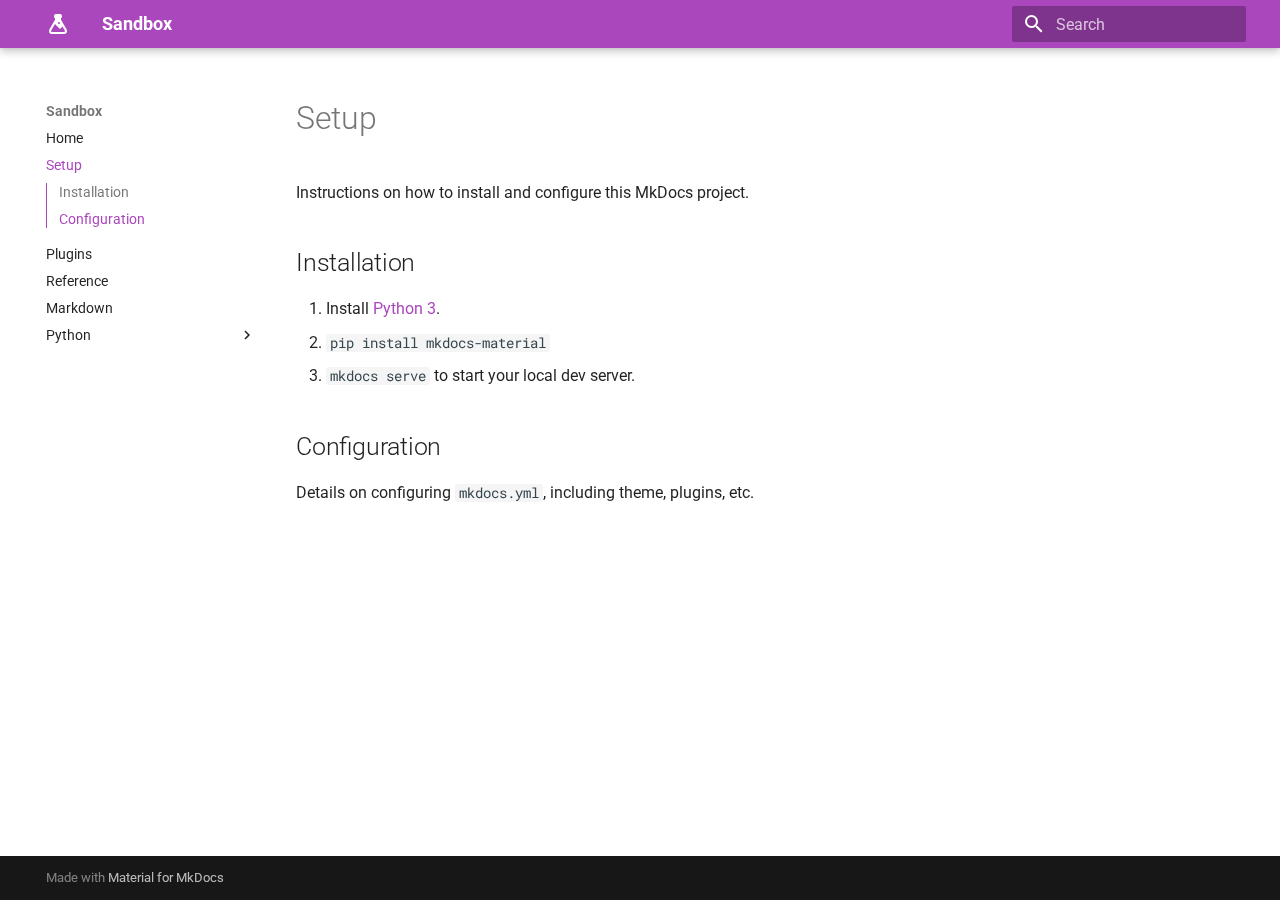
<file: site/setup/index.html>
<!doctype html>
<html lang="en" class="no-js">
  <head>
    
      <meta charset="utf-8">
      <meta name="viewport" content="width=device-width,initial-scale=1">
      
        <meta name="description" content="A place to develop and experiment with MkDocs features">
      
      
      
        <link rel="canonical" href="https://example.com/setup/">
      
      
        <link rel="prev" href="..">
      
      
        <link rel="next" href="../plugins/">
      
      
      <link rel="icon" href="../assets/images/favicon.png">
      <meta name="generator" content="mkdocs-1.6.1, mkdocs-material-9.6.5">
    
    
      
        <title>Setup - Sandbox</title>
      
    
    
      <link rel="stylesheet" href="../assets/stylesheets/main.8608ea7d.min.css">
      
        
        <link rel="stylesheet" href="../assets/stylesheets/palette.06af60db.min.css">
      
      


    
    
      
    
    
      
        
        
        <link rel="preconnect" href="https://fonts.gstatic.com" crossorigin>
        <link rel="stylesheet" href="https://fonts.googleapis.com/css?family=Roboto:300,300i,400,400i,700,700i%7CRoboto+Mono:400,400i,700,700i&display=fallback">
        <style>:root{--md-text-font:"Roboto";--md-code-font:"Roboto Mono"}</style>
      
    
    
    <script>__md_scope=new URL("..",location),__md_hash=e=>[...e].reduce(((e,_)=>(e<<5)-e+_.charCodeAt(0)),0),__md_get=(e,_=localStorage,t=__md_scope)=>JSON.parse(_.getItem(t.pathname+"."+e)),__md_set=(e,_,t=localStorage,a=__md_scope)=>{try{t.setItem(a.pathname+"."+e,JSON.stringify(_))}catch(e){}}</script>
    
      

    
    
    
  </head>
  
  
    
    
      
    
    
    
    
    <body dir="ltr" data-md-color-scheme="default" data-md-color-primary="purple" data-md-color-accent="pink">
  
    
    <input class="md-toggle" data-md-toggle="drawer" type="checkbox" id="__drawer" autocomplete="off">
    <input class="md-toggle" data-md-toggle="search" type="checkbox" id="__search" autocomplete="off">
    <label class="md-overlay" for="__drawer"></label>
    <div data-md-component="skip">
      
        
        <a href="#setup" class="md-skip">
          Skip to content
        </a>
      
    </div>
    <div data-md-component="announce">
      
    </div>
    
    
      

  

<header class="md-header md-header--shadow" data-md-component="header">
  <nav class="md-header__inner md-grid" aria-label="Header">
    <a href=".." title="Sandbox" class="md-header__button md-logo" aria-label="Sandbox" data-md-component="logo">
      
  
  <svg xmlns="http://www.w3.org/2000/svg" viewBox="0 0 24 24"><path d="M6 22a3 3 0 0 1-3-3c0-.6.18-1.16.5-1.63L9 7.81V6a1 1 0 0 1-1-1V4a2 2 0 0 1 2-2h4a2 2 0 0 1 2 2v1a1 1 0 0 1-1 1v1.81l5.5 9.56c.32.47.5 1.03.5 1.63a3 3 0 0 1-3 3zm-1-3a1 1 0 0 0 1 1h12a1 1 0 0 0 1-1c0-.21-.07-.41-.18-.57l-2.29-3.96L14 17l-5.07-5.07-3.75 6.5c-.11.16-.18.36-.18.57m8-9a1 1 0 0 0-1 1 1 1 0 0 0 1 1 1 1 0 0 0 1-1 1 1 0 0 0-1-1"/></svg>

    </a>
    <label class="md-header__button md-icon" for="__drawer">
      
      <svg xmlns="http://www.w3.org/2000/svg" viewBox="0 0 24 24"><path d="M3 6h18v2H3zm0 5h18v2H3zm0 5h18v2H3z"/></svg>
    </label>
    <div class="md-header__title" data-md-component="header-title">
      <div class="md-header__ellipsis">
        <div class="md-header__topic">
          <span class="md-ellipsis">
            Sandbox
          </span>
        </div>
        <div class="md-header__topic" data-md-component="header-topic">
          <span class="md-ellipsis">
            
              Setup
            
          </span>
        </div>
      </div>
    </div>
    
      
        <form class="md-header__option" data-md-component="palette">
  
    
    
    
    <input class="md-option" data-md-color-media="" data-md-color-scheme="default" data-md-color-primary="purple" data-md-color-accent="pink"  aria-hidden="true"  type="radio" name="__palette" id="__palette_0">
    
  
    
    
    
    <input class="md-option" data-md-color-media="" data-md-color-scheme="slate" data-md-color-primary="purple" data-md-color-accent="pink"  aria-label="Switch to dark mode"  type="radio" name="__palette" id="__palette_1">
    
      <label class="md-header__button md-icon" title="Switch to dark mode" for="__palette_0" hidden>
        <svg xmlns="http://www.w3.org/2000/svg" viewBox="0 0 24 24"><path d="m17.75 4.09-2.53 1.94.91 3.06-2.63-1.81-2.63 1.81.91-3.06-2.53-1.94L12.44 4l1.06-3 1.06 3zm3.5 6.91-1.64 1.25.59 1.98-1.7-1.17-1.7 1.17.59-1.98L15.75 11l2.06-.05L18.5 9l.69 1.95zm-2.28 4.95c.83-.08 1.72 1.1 1.19 1.85-.32.45-.66.87-1.08 1.27C15.17 23 8.84 23 4.94 19.07c-3.91-3.9-3.91-10.24 0-14.14.4-.4.82-.76 1.27-1.08.75-.53 1.93.36 1.85 1.19-.27 2.86.69 5.83 2.89 8.02a9.96 9.96 0 0 0 8.02 2.89m-1.64 2.02a12.08 12.08 0 0 1-7.8-3.47c-2.17-2.19-3.33-5-3.49-7.82-2.81 3.14-2.7 7.96.31 10.98 3.02 3.01 7.84 3.12 10.98.31"/></svg>
      </label>
    
  
</form>
      
    
    
      <script>var palette=__md_get("__palette");if(palette&&palette.color){if("(prefers-color-scheme)"===palette.color.media){var media=matchMedia("(prefers-color-scheme: light)"),input=document.querySelector(media.matches?"[data-md-color-media='(prefers-color-scheme: light)']":"[data-md-color-media='(prefers-color-scheme: dark)']");palette.color.media=input.getAttribute("data-md-color-media"),palette.color.scheme=input.getAttribute("data-md-color-scheme"),palette.color.primary=input.getAttribute("data-md-color-primary"),palette.color.accent=input.getAttribute("data-md-color-accent")}for(var[key,value]of Object.entries(palette.color))document.body.setAttribute("data-md-color-"+key,value)}</script>
    
    
    
      <label class="md-header__button md-icon" for="__search">
        
        <svg xmlns="http://www.w3.org/2000/svg" viewBox="0 0 24 24"><path d="M9.5 3A6.5 6.5 0 0 1 16 9.5c0 1.61-.59 3.09-1.56 4.23l.27.27h.79l5 5-1.5 1.5-5-5v-.79l-.27-.27A6.52 6.52 0 0 1 9.5 16 6.5 6.5 0 0 1 3 9.5 6.5 6.5 0 0 1 9.5 3m0 2C7 5 5 7 5 9.5S7 14 9.5 14 14 12 14 9.5 12 5 9.5 5"/></svg>
      </label>
      <div class="md-search" data-md-component="search" role="dialog">
  <label class="md-search__overlay" for="__search"></label>
  <div class="md-search__inner" role="search">
    <form class="md-search__form" name="search">
      <input type="text" class="md-search__input" name="query" aria-label="Search" placeholder="Search" autocapitalize="off" autocorrect="off" autocomplete="off" spellcheck="false" data-md-component="search-query" required>
      <label class="md-search__icon md-icon" for="__search">
        
        <svg xmlns="http://www.w3.org/2000/svg" viewBox="0 0 24 24"><path d="M9.5 3A6.5 6.5 0 0 1 16 9.5c0 1.61-.59 3.09-1.56 4.23l.27.27h.79l5 5-1.5 1.5-5-5v-.79l-.27-.27A6.52 6.52 0 0 1 9.5 16 6.5 6.5 0 0 1 3 9.5 6.5 6.5 0 0 1 9.5 3m0 2C7 5 5 7 5 9.5S7 14 9.5 14 14 12 14 9.5 12 5 9.5 5"/></svg>
        
        <svg xmlns="http://www.w3.org/2000/svg" viewBox="0 0 24 24"><path d="M20 11v2H8l5.5 5.5-1.42 1.42L4.16 12l7.92-7.92L13.5 5.5 8 11z"/></svg>
      </label>
      <nav class="md-search__options" aria-label="Search">
        
        <button type="reset" class="md-search__icon md-icon" title="Clear" aria-label="Clear" tabindex="-1">
          
          <svg xmlns="http://www.w3.org/2000/svg" viewBox="0 0 24 24"><path d="M19 6.41 17.59 5 12 10.59 6.41 5 5 6.41 10.59 12 5 17.59 6.41 19 12 13.41 17.59 19 19 17.59 13.41 12z"/></svg>
        </button>
      </nav>
      
    </form>
    <div class="md-search__output">
      <div class="md-search__scrollwrap" tabindex="0" data-md-scrollfix>
        <div class="md-search-result" data-md-component="search-result">
          <div class="md-search-result__meta">
            Initializing search
          </div>
          <ol class="md-search-result__list" role="presentation"></ol>
        </div>
      </div>
    </div>
  </div>
</div>
    
    
  </nav>
  
</header>
    
    <div class="md-container" data-md-component="container">
      
      
        
          
        
      
      <main class="md-main" data-md-component="main">
        <div class="md-main__inner md-grid">
          
            
              
              <div class="md-sidebar md-sidebar--primary" data-md-component="sidebar" data-md-type="navigation" >
                <div class="md-sidebar__scrollwrap">
                  <div class="md-sidebar__inner">
                    



  

<nav class="md-nav md-nav--primary md-nav--integrated" aria-label="Navigation" data-md-level="0">
  <label class="md-nav__title" for="__drawer">
    <a href=".." title="Sandbox" class="md-nav__button md-logo" aria-label="Sandbox" data-md-component="logo">
      
  
  <svg xmlns="http://www.w3.org/2000/svg" viewBox="0 0 24 24"><path d="M6 22a3 3 0 0 1-3-3c0-.6.18-1.16.5-1.63L9 7.81V6a1 1 0 0 1-1-1V4a2 2 0 0 1 2-2h4a2 2 0 0 1 2 2v1a1 1 0 0 1-1 1v1.81l5.5 9.56c.32.47.5 1.03.5 1.63a3 3 0 0 1-3 3zm-1-3a1 1 0 0 0 1 1h12a1 1 0 0 0 1-1c0-.21-.07-.41-.18-.57l-2.29-3.96L14 17l-5.07-5.07-3.75 6.5c-.11.16-.18.36-.18.57m8-9a1 1 0 0 0-1 1 1 1 0 0 0 1 1 1 1 0 0 0 1-1 1 1 0 0 0-1-1"/></svg>

    </a>
    Sandbox
  </label>
  
  <ul class="md-nav__list" data-md-scrollfix>
    
      
      
  
  
  
  
    <li class="md-nav__item">
      <a href=".." class="md-nav__link">
        
  
  <span class="md-ellipsis">
    Home
    
  </span>
  

      </a>
    </li>
  

    
      
      
  
  
    
  
  
  
    <li class="md-nav__item md-nav__item--active">
      
      <input class="md-nav__toggle md-toggle" type="checkbox" id="__toc">
      
      
        
      
      
        <label class="md-nav__link md-nav__link--active" for="__toc">
          
  
  <span class="md-ellipsis">
    Setup
    
  </span>
  

          <span class="md-nav__icon md-icon"></span>
        </label>
      
      <a href="./" class="md-nav__link md-nav__link--active">
        
  
  <span class="md-ellipsis">
    Setup
    
  </span>
  

      </a>
      
        

<nav class="md-nav md-nav--secondary" aria-label="Table of contents">
  
  
  
    
  
  
    <label class="md-nav__title" for="__toc">
      <span class="md-nav__icon md-icon"></span>
      Table of contents
    </label>
    <ul class="md-nav__list" data-md-component="toc" data-md-scrollfix>
      
        <li class="md-nav__item">
  <a href="#installation" class="md-nav__link">
    <span class="md-ellipsis">
      Installation
    </span>
  </a>
  
</li>
      
        <li class="md-nav__item">
  <a href="#configuration" class="md-nav__link">
    <span class="md-ellipsis">
      Configuration
    </span>
  </a>
  
</li>
      
    </ul>
  
</nav>
      
    </li>
  

    
      
      
  
  
  
  
    <li class="md-nav__item">
      <a href="../plugins/" class="md-nav__link">
        
  
  <span class="md-ellipsis">
    Plugins
    
  </span>
  

      </a>
    </li>
  

    
      
      
  
  
  
  
    <li class="md-nav__item">
      <a href="../reference/" class="md-nav__link">
        
  
  <span class="md-ellipsis">
    Reference
    
  </span>
  

      </a>
    </li>
  

    
      
      
  
  
  
  
    <li class="md-nav__item">
      <a href="../markdown/" class="md-nav__link">
        
  
  <span class="md-ellipsis">
    Markdown
    
  </span>
  

      </a>
    </li>
  

    
      
      
  
  
  
  
    
    
    
    
    <li class="md-nav__item md-nav__item--nested">
      
        
        
        <input class="md-nav__toggle md-toggle " type="checkbox" id="__nav_6" >
        
          
          <label class="md-nav__link" for="__nav_6" id="__nav_6_label" tabindex="0">
            
  
  <span class="md-ellipsis">
    Python
    
  </span>
  

            <span class="md-nav__icon md-icon"></span>
          </label>
        
        <nav class="md-nav" data-md-level="1" aria-labelledby="__nav_6_label" aria-expanded="false">
          <label class="md-nav__title" for="__nav_6">
            <span class="md-nav__icon md-icon"></span>
            Python
          </label>
          <ul class="md-nav__list" data-md-scrollfix>
            
              
                
  
  
  
  
    <li class="md-nav__item">
      <a href="../python/" class="md-nav__link">
        
  
  <span class="md-ellipsis">
    Python Quick Reference
    
  </span>
  

      </a>
    </li>
  

              
            
              
                
  
  
  
  
    <li class="md-nav__item">
      <a href="../python/dictionary/" class="md-nav__link">
        
  
  <span class="md-ellipsis">
    Dictionary
    
  </span>
  

      </a>
    </li>
  

              
            
              
                
  
  
  
  
    <li class="md-nav__item">
      <a href="../python/list/" class="md-nav__link">
        
  
  <span class="md-ellipsis">
    List
    
  </span>
  

      </a>
    </li>
  

              
            
          </ul>
        </nav>
      
    </li>
  

    
  </ul>
</nav>
                  </div>
                </div>
              </div>
            
            
          
          
            <div class="md-content" data-md-component="content">
              <article class="md-content__inner md-typeset">
                
                  



<h1 id="setup">Setup<a class="headerlink" href="#setup" title="Permanent link">&para;</a></h1>
<p>Instructions on how to install and configure this MkDocs project.</p>
<h2 id="installation">Installation<a class="headerlink" href="#installation" title="Permanent link">&para;</a></h2>
<ol>
<li>Install <a href="https://www.python.org">Python 3</a>.</li>
<li><code>pip install mkdocs-material</code></li>
<li><code>mkdocs serve</code> to start your local dev server.</li>
</ol>
<h2 id="configuration">Configuration<a class="headerlink" href="#configuration" title="Permanent link">&para;</a></h2>
<p>Details on configuring <code>mkdocs.yml</code>, including theme, plugins, etc.</p>












                
              </article>
            </div>
          
          
<script>var target=document.getElementById(location.hash.slice(1));target&&target.name&&(target.checked=target.name.startsWith("__tabbed_"))</script>
        </div>
        
      </main>
      
        <footer class="md-footer">
  
  <div class="md-footer-meta md-typeset">
    <div class="md-footer-meta__inner md-grid">
      <div class="md-copyright">
  
  
    Made with
    <a href="https://squidfunk.github.io/mkdocs-material/" target="_blank" rel="noopener">
      Material for MkDocs
    </a>
  
</div>
      
    </div>
  </div>
</footer>
      
    </div>
    <div class="md-dialog" data-md-component="dialog">
      <div class="md-dialog__inner md-typeset"></div>
    </div>
    
    
    <script id="__config" type="application/json">{"base": "..", "features": ["navigation.instant", "navigation.tracking", "toc.integrate"], "search": "../assets/javascripts/workers/search.f8cc74c7.min.js", "translations": {"clipboard.copied": "Copied to clipboard", "clipboard.copy": "Copy to clipboard", "search.result.more.one": "1 more on this page", "search.result.more.other": "# more on this page", "search.result.none": "No matching documents", "search.result.one": "1 matching document", "search.result.other": "# matching documents", "search.result.placeholder": "Type to start searching", "search.result.term.missing": "Missing", "select.version": "Select version"}}</script>
    
    
      <script src="../assets/javascripts/bundle.f1b6f286.min.js"></script>
      
    
  </body>
</html>
</file>
<file: assets/stylesheets/main.8608ea7d.min.css>
@charset "UTF-8";html{-webkit-text-size-adjust:none;-moz-text-size-adjust:none;text-size-adjust:none;box-sizing:border-box}*,:after,:before{box-sizing:inherit}@media (prefers-reduced-motion){*,:after,:before{transition:none!important}}body{margin:0}a,button,input,label{-webkit-tap-highlight-color:transparent}a{color:inherit;text-decoration:none}hr{border:0;box-sizing:initial;display:block;height:.05rem;overflow:visible;padding:0}small{font-size:80%}sub,sup{line-height:1em}img{border-style:none}table{border-collapse:initial;border-spacing:0}td,th{font-weight:400;vertical-align:top}button{background:#0000;border:0;font-family:inherit;font-size:inherit;margin:0;padding:0}input{border:0;outline:none}:root{--md-primary-fg-color:#4051b5;--md-primary-fg-color--light:#5d6cc0;--md-primary-fg-color--dark:#303fa1;--md-primary-bg-color:#fff;--md-primary-bg-color--light:#ffffffb3;--md-accent-fg-color:#526cfe;--md-accent-fg-color--transparent:#526cfe1a;--md-accent-bg-color:#fff;--md-accent-bg-color--light:#ffffffb3}[data-md-color-scheme=default]{color-scheme:light}[data-md-color-scheme=default] img[src$="#gh-dark-mode-only"],[data-md-color-scheme=default] img[src$="#only-dark"]{display:none}:root,[data-md-color-scheme=default]{--md-hue:225deg;--md-default-fg-color:#000000de;--md-default-fg-color--light:#0000008a;--md-default-fg-color--lighter:#00000052;--md-default-fg-color--lightest:#00000012;--md-default-bg-color:#fff;--md-default-bg-color--light:#ffffffb3;--md-default-bg-color--lighter:#ffffff4d;--md-default-bg-color--lightest:#ffffff1f;--md-code-fg-color:#36464e;--md-code-bg-color:#f5f5f5;--md-code-hl-color:#4287ff;--md-code-hl-color--light:#4287ff1a;--md-code-hl-number-color:#d52a2a;--md-code-hl-special-color:#db1457;--md-code-hl-function-color:#a846b9;--md-code-hl-constant-color:#6e59d9;--md-code-hl-keyword-color:#3f6ec6;--md-code-hl-string-color:#1c7d4d;--md-code-hl-name-color:var(--md-code-fg-color);--md-code-hl-operator-color:var(--md-default-fg-color--light);--md-code-hl-punctuation-color:var(--md-default-fg-color--light);--md-code-hl-comment-color:var(--md-default-fg-color--light);--md-code-hl-generic-color:var(--md-default-fg-color--light);--md-code-hl-variable-color:var(--md-default-fg-color--light);--md-typeset-color:var(--md-default-fg-color);--md-typeset-a-color:var(--md-primary-fg-color);--md-typeset-del-color:#f5503d26;--md-typeset-ins-color:#0bd57026;--md-typeset-kbd-color:#fafafa;--md-typeset-kbd-accent-color:#fff;--md-typeset-kbd-border-color:#b8b8b8;--md-typeset-mark-color:#ffff0080;--md-typeset-table-color:#0000001f;--md-typeset-table-color--light:rgba(0,0,0,.035);--md-admonition-fg-color:var(--md-default-fg-color);--md-admonition-bg-color:var(--md-default-bg-color);--md-warning-fg-color:#000000de;--md-warning-bg-color:#ff9;--md-footer-fg-color:#fff;--md-footer-fg-color--light:#ffffffb3;--md-footer-fg-color--lighter:#ffffff73;--md-footer-bg-color:#000000de;--md-footer-bg-color--dark:#00000052;--md-shadow-z1:0 0.2rem 0.5rem #0000000d,0 0 0.05rem #0000001a;--md-shadow-z2:0 0.2rem 0.5rem #0000001a,0 0 0.05rem #00000040;--md-shadow-z3:0 0.2rem 0.5rem #0003,0 0 0.05rem #00000059}.md-icon svg{fill:currentcolor;display:block;height:1.2rem;width:1.2rem}body{-webkit-font-smoothing:antialiased;-moz-osx-font-smoothing:grayscale;--md-text-font-family:var(--md-text-font,_),-apple-system,BlinkMacSystemFont,Helvetica,Arial,sans-serif;--md-code-font-family:var(--md-code-font,_),SFMono-Regular,Consolas,Menlo,monospace}aside,body,input{font-feature-settings:"kern","liga";color:var(--md-typeset-color);font-family:var(--md-text-font-family)}code,kbd,pre{font-feature-settings:"kern";font-family:var(--md-code-font-family)}:root{--md-typeset-table-sort-icon:url('data:image/svg+xml;charset=utf-8,<svg xmlns="http://www.w3.org/2000/svg" viewBox="0 0 24 24"><path d="m18 21-4-4h3V7h-3l4-4 4 4h-3v10h3M2 19v-2h10v2M2 13v-2h7v2M2 7V5h4v2z"/></svg>');--md-typeset-table-sort-icon--asc:url('data:image/svg+xml;charset=utf-8,<svg xmlns="http://www.w3.org/2000/svg" viewBox="0 0 24 24"><path d="M19 17h3l-4 4-4-4h3V3h2M2 17h10v2H2M6 5v2H2V5m0 6h7v2H2z"/></svg>');--md-typeset-table-sort-icon--desc:url('data:image/svg+xml;charset=utf-8,<svg xmlns="http://www.w3.org/2000/svg" viewBox="0 0 24 24"><path d="M19 7h3l-4-4-4 4h3v14h2M2 17h10v2H2M6 5v2H2V5m0 6h7v2H2z"/></svg>')}.md-typeset{-webkit-print-color-adjust:exact;color-adjust:exact;font-size:.8rem;line-height:1.6;overflow-wrap:break-word}@media print{.md-typeset{font-size:.68rem}}.md-typeset blockquote,.md-typeset dl,.md-typeset figure,.md-typeset ol,.md-typeset pre,.md-typeset ul{margin-bottom:1em;margin-top:1em}.md-typeset h1{color:var(--md-default-fg-color--light);font-size:2em;line-height:1.3;margin:0 0 1.25em}.md-typeset h1,.md-typeset h2{font-weight:300;letter-spacing:-.01em}.md-typeset h2{font-size:1.5625em;line-height:1.4;margin:1.6em 0 .64em}.md-typeset h3{font-size:1.25em;font-weight:400;letter-spacing:-.01em;line-height:1.5;margin:1.6em 0 .8em}.md-typeset h2+h3{margin-top:.8em}.md-typeset h4{font-weight:700;letter-spacing:-.01em;margin:1em 0}.md-typeset h5,.md-typeset h6{color:var(--md-default-fg-color--light);font-size:.8em;font-weight:700;letter-spacing:-.01em;margin:1.25em 0}.md-typeset h5{text-transform:uppercase}.md-typeset h5 code{text-transform:none}.md-typeset hr{border-bottom:.05rem solid var(--md-default-fg-color--lightest);display:flow-root;margin:1.5em 0}.md-typeset a{color:var(--md-typeset-a-color);word-break:break-word}.md-typeset a,.md-typeset a:before{transition:color 125ms}.md-typeset a:focus,.md-typeset a:hover{color:var(--md-accent-fg-color)}.md-typeset a:focus code,.md-typeset a:hover code{background-color:var(--md-accent-fg-color--transparent)}.md-typeset a code{color:currentcolor;transition:background-color 125ms}.md-typeset a.focus-visible{outline-color:var(--md-accent-fg-color);outline-offset:.2rem}.md-typeset code,.md-typeset kbd,.md-typeset pre{color:var(--md-code-fg-color);direction:ltr;font-variant-ligatures:none}@media print{.md-typeset code,.md-typeset kbd,.md-typeset pre{white-space:pre-wrap}}.md-typeset code{background-color:var(--md-code-bg-color);border-radius:.1rem;-webkit-box-decoration-break:clone;box-decoration-break:clone;font-size:.85em;padding:0 .2941176471em;word-break:break-word}.md-typeset code:not(.focus-visible){-webkit-tap-highlight-color:transparent;outline:none}.md-typeset pre{display:flow-root;line-height:1.4;position:relative}.md-typeset pre>code{-webkit-box-decoration-break:slice;box-decoration-break:slice;box-shadow:none;display:block;margin:0;outline-color:var(--md-accent-fg-color);overflow:auto;padding:.7720588235em 1.1764705882em;scrollbar-color:var(--md-default-fg-color--lighter) #0000;scrollbar-width:thin;touch-action:auto;word-break:normal}.md-typeset pre>code:hover{scrollbar-color:var(--md-accent-fg-color) #0000}.md-typeset pre>code::-webkit-scrollbar{height:.2rem;width:.2rem}.md-typeset pre>code::-webkit-scrollbar-thumb{background-color:var(--md-default-fg-color--lighter)}.md-typeset pre>code::-webkit-scrollbar-thumb:hover{background-color:var(--md-accent-fg-color)}.md-typeset kbd{background-color:var(--md-typeset-kbd-color);border-radius:.1rem;box-shadow:0 .1rem 0 .05rem var(--md-typeset-kbd-border-color),0 .1rem 0 var(--md-typeset-kbd-border-color),0 -.1rem .2rem var(--md-typeset-kbd-accent-color) inset;color:var(--md-default-fg-color);display:inline-block;font-size:.75em;padding:0 .6666666667em;vertical-align:text-top;word-break:break-word}.md-typeset mark{background-color:var(--md-typeset-mark-color);-webkit-box-decoration-break:clone;box-decoration-break:clone;color:inherit;word-break:break-word}.md-typeset abbr{border-bottom:.05rem dotted var(--md-default-fg-color--light);cursor:help;text-decoration:none}.md-typeset small{opacity:.75}[dir=ltr] .md-typeset sub,[dir=ltr] .md-typeset sup{margin-left:.078125em}[dir=rtl] .md-typeset sub,[dir=rtl] .md-typeset sup{margin-right:.078125em}[dir=ltr] .md-typeset blockquote{padding-left:.6rem}[dir=rtl] .md-typeset blockquote{padding-right:.6rem}[dir=ltr] .md-typeset blockquote{border-left:.2rem solid var(--md-default-fg-color--lighter)}[dir=rtl] .md-typeset blockquote{border-right:.2rem solid var(--md-default-fg-color--lighter)}.md-typeset blockquote{color:var(--md-default-fg-color--light);margin-left:0;margin-right:0}.md-typeset ul{list-style-type:disc}.md-typeset ul[type]{list-style-type:revert-layer}[dir=ltr] .md-typeset ol,[dir=ltr] .md-typeset ul{margin-left:.625em}[dir=rtl] .md-typeset ol,[dir=rtl] .md-typeset ul{margin-right:.625em}.md-typeset ol,.md-typeset ul{padding:0}.md-typeset ol:not([hidden]),.md-typeset ul:not([hidden]){display:flow-root}.md-typeset ol ol,.md-typeset ul ol{list-style-type:lower-alpha}.md-typeset ol ol ol,.md-typeset ul ol ol{list-style-type:lower-roman}.md-typeset ol ol ol ol,.md-typeset ul ol ol ol{list-style-type:upper-alpha}.md-typeset ol ol ol ol ol,.md-typeset ul ol ol ol ol{list-style-type:upper-roman}.md-typeset ol[type],.md-typeset ul[type]{list-style-type:revert-layer}[dir=ltr] .md-typeset ol li,[dir=ltr] .md-typeset ul li{margin-left:1.25em}[dir=rtl] .md-typeset ol li,[dir=rtl] .md-typeset ul li{margin-right:1.25em}.md-typeset ol li,.md-typeset ul li{margin-bottom:.5em}.md-typeset ol li blockquote,.md-typeset ol li p,.md-typeset ul li blockquote,.md-typeset ul li p{margin:.5em 0}.md-typeset ol li:last-child,.md-typeset ul li:last-child{margin-bottom:0}[dir=ltr] .md-typeset ol li ol,[dir=ltr] .md-typeset ol li ul,[dir=ltr] .md-typeset ul li ol,[dir=ltr] .md-typeset ul li ul{margin-left:.625em}[dir=rtl] .md-typeset ol li ol,[dir=rtl] .md-typeset ol li ul,[dir=rtl] .md-typeset ul li ol,[dir=rtl] .md-typeset ul li ul{margin-right:.625em}.md-typeset ol li ol,.md-typeset ol li ul,.md-typeset ul li ol,.md-typeset ul li ul{margin-bottom:.5em;margin-top:.5em}[dir=ltr] .md-typeset dd{margin-left:1.875em}[dir=rtl] .md-typeset dd{margin-right:1.875em}.md-typeset dd{margin-bottom:1.5em;margin-top:1em}.md-typeset img,.md-typeset svg,.md-typeset video{height:auto;max-width:100%}.md-typeset img[align=left]{margin:1em 1em 1em 0}.md-typeset img[align=right]{margin:1em 0 1em 1em}.md-typeset img[align]:only-child{margin-top:0}.md-typeset figure{display:flow-root;margin:1em auto;max-width:100%;text-align:center;width:-moz-fit-content;width:fit-content}.md-typeset figure img{display:block;margin:0 auto}.md-typeset figcaption{font-style:italic;margin:1em auto;max-width:24rem}.md-typeset iframe{max-width:100%}.md-typeset table:not([class]){background-color:var(--md-default-bg-color);border:.05rem solid var(--md-typeset-table-color);border-radius:.1rem;display:inline-block;font-size:.64rem;max-width:100%;overflow:auto;touch-action:auto}@media print{.md-typeset table:not([class]){display:table}}.md-typeset table:not([class])+*{margin-top:1.5em}.md-typeset table:not([class]) td>:first-child,.md-typeset table:not([class]) th>:first-child{margin-top:0}.md-typeset table:not([class]) td>:last-child,.md-typeset table:not([class]) th>:last-child{margin-bottom:0}.md-typeset table:not([class]) td:not([align]),.md-typeset table:not([class]) th:not([align]){text-align:left}[dir=rtl] .md-typeset table:not([class]) td:not([align]),[dir=rtl] .md-typeset table:not([class]) th:not([align]){text-align:right}.md-typeset table:not([class]) th{font-weight:700;min-width:5rem;padding:.9375em 1.25em;vertical-align:top}.md-typeset table:not([class]) td{border-top:.05rem solid var(--md-typeset-table-color);padding:.9375em 1.25em;vertical-align:top}.md-typeset table:not([class]) tbody tr{transition:background-color 125ms}.md-typeset table:not([class]) tbody tr:hover{background-color:var(--md-typeset-table-color--light);box-shadow:0 .05rem 0 var(--md-default-bg-color) inset}.md-typeset table:not([class]) a{word-break:normal}.md-typeset table th[role=columnheader]{cursor:pointer}[dir=ltr] .md-typeset table th[role=columnheader]:after{margin-left:.5em}[dir=rtl] .md-typeset table th[role=columnheader]:after{margin-right:.5em}.md-typeset table th[role=columnheader]:after{content:"";display:inline-block;height:1.2em;-webkit-mask-image:var(--md-typeset-table-sort-icon);mask-image:var(--md-typeset-table-sort-icon);-webkit-mask-repeat:no-repeat;mask-repeat:no-repeat;-webkit-mask-size:contain;mask-size:contain;transition:background-color 125ms;vertical-align:text-bottom;width:1.2em}.md-typeset table th[role=columnheader]:hover:after{background-color:var(--md-default-fg-color--lighter)}.md-typeset table th[role=columnheader][aria-sort=ascending]:after{background-color:var(--md-default-fg-color--light);-webkit-mask-image:var(--md-typeset-table-sort-icon--asc);mask-image:var(--md-typeset-table-sort-icon--asc)}.md-typeset table th[role=columnheader][aria-sort=descending]:after{background-color:var(--md-default-fg-color--light);-webkit-mask-image:var(--md-typeset-table-sort-icon--desc);mask-image:var(--md-typeset-table-sort-icon--desc)}.md-typeset__scrollwrap{margin:1em -.8rem;overflow-x:auto;touch-action:auto}.md-typeset__table{display:inline-block;margin-bottom:.5em;padding:0 .8rem}@media print{.md-typeset__table{display:block}}html .md-typeset__table table{display:table;margin:0;overflow:hidden;width:100%}@media screen and (max-width:44.984375em){.md-content__inner>pre{margin:1em -.8rem}.md-content__inner>pre code{border-radius:0}}.md-typeset .md-author{border-radius:100%;display:block;flex-shrink:0;height:1.6rem;overflow:hidden;position:relative;transition:color 125ms,transform 125ms;width:1.6rem}.md-typeset .md-author img{display:block}.md-typeset .md-author--more{background:var(--md-default-fg-color--lightest);color:var(--md-default-fg-color--lighter);font-size:.6rem;font-weight:700;line-height:1.6rem;text-align:center}.md-typeset .md-author--long{height:2.4rem;width:2.4rem}.md-typeset a.md-author{transform:scale(1)}.md-typeset a.md-author img{border-radius:100%;filter:grayscale(100%) opacity(75%);transition:filter 125ms}.md-typeset a.md-author:focus,.md-typeset a.md-author:hover{transform:scale(1.1);z-index:1}.md-typeset a.md-author:focus img,.md-typeset a.md-author:hover img{filter:grayscale(0)}.md-banner{background-color:var(--md-footer-bg-color);color:var(--md-footer-fg-color);overflow:auto}@media print{.md-banner{display:none}}.md-banner--warning{background-color:var(--md-warning-bg-color);color:var(--md-warning-fg-color)}.md-banner__inner{font-size:.7rem;margin:.6rem auto;padding:0 .8rem}[dir=ltr] .md-banner__button{float:right}[dir=rtl] .md-banner__button{float:left}.md-banner__button{color:inherit;cursor:pointer;transition:opacity .25s}.no-js .md-banner__button{display:none}.md-banner__button:hover{opacity:.7}html{font-size:125%;height:100%;overflow-x:hidden}@media screen and (min-width:100em){html{font-size:137.5%}}@media screen and (min-width:125em){html{font-size:150%}}body{background-color:var(--md-default-bg-color);display:flex;flex-direction:column;font-size:.5rem;min-height:100%;position:relative;width:100%}@media print{body{display:block}}@media screen and (max-width:59.984375em){body[data-md-scrolllock]{position:fixed}}.md-grid{margin-left:auto;margin-right:auto;max-width:61rem}.md-container{display:flex;flex-direction:column;flex-grow:1}@media print{.md-container{display:block}}.md-main{flex-grow:1}.md-main__inner{display:flex;height:100%;margin-top:1.5rem}.md-ellipsis{overflow:hidden;text-overflow:ellipsis}.md-toggle{display:none}.md-option{height:0;opacity:0;position:absolute;width:0}.md-option:checked+label:not([hidden]){display:block}.md-option.focus-visible+label{outline-color:var(--md-accent-fg-color);outline-style:auto}.md-skip{background-color:var(--md-default-fg-color);border-radius:.1rem;color:var(--md-default-bg-color);font-size:.64rem;margin:.5rem;opacity:0;outline-color:var(--md-accent-fg-color);padding:.3rem .5rem;position:fixed;transform:translateY(.4rem);z-index:-1}.md-skip:focus{opacity:1;transform:translateY(0);transition:transform .25s cubic-bezier(.4,0,.2,1),opacity 175ms 75ms;z-index:10}@page{margin:25mm}:root{--md-clipboard-icon:url('data:image/svg+xml;charset=utf-8,<svg xmlns="http://www.w3.org/2000/svg" viewBox="0 0 24 24"><path d="M19 21H8V7h11m0-2H8a2 2 0 0 0-2 2v14a2 2 0 0 0 2 2h11a2 2 0 0 0 2-2V7a2 2 0 0 0-2-2m-3-4H4a2 2 0 0 0-2 2v14h2V3h12z"/></svg>')}.md-clipboard{border-radius:.1rem;color:var(--md-default-fg-color--lightest);cursor:pointer;height:1.5em;outline-color:var(--md-accent-fg-color);outline-offset:.1rem;position:absolute;right:.5em;top:.5em;transition:color .25s;width:1.5em;z-index:1}@media print{.md-clipboard{display:none}}.md-clipboard:not(.focus-visible){-webkit-tap-highlight-color:transparent;outline:none}:hover>.md-clipboard{color:var(--md-default-fg-color--light)}.md-clipboard:focus,.md-clipboard:hover{color:var(--md-accent-fg-color)}.md-clipboard:after{background-color:currentcolor;content:"";display:block;height:1.125em;margin:0 auto;-webkit-mask-image:var(--md-clipboard-icon);mask-image:var(--md-clipboard-icon);-webkit-mask-position:center;mask-position:center;-webkit-mask-repeat:no-repeat;mask-repeat:no-repeat;-webkit-mask-size:contain;mask-size:contain;width:1.125em}.md-clipboard--inline{cursor:pointer}.md-clipboard--inline code{transition:color .25s,background-color .25s}.md-clipboard--inline:focus code,.md-clipboard--inline:hover code{background-color:var(--md-accent-fg-color--transparent);color:var(--md-accent-fg-color)}.md-typeset .md-code__content{display:grid}@keyframes consent{0%{opacity:0;transform:translateY(100%)}to{opacity:1;transform:translateY(0)}}@keyframes overlay{0%{opacity:0}to{opacity:1}}.md-consent__overlay{animation:overlay .25s both;-webkit-backdrop-filter:blur(.1rem);backdrop-filter:blur(.1rem);background-color:#0000008a;height:100%;opacity:1;position:fixed;top:0;width:100%;z-index:5}.md-consent__inner{animation:consent .5s cubic-bezier(.1,.7,.1,1) both;background-color:var(--md-default-bg-color);border:0;border-radius:.1rem;bottom:0;box-shadow:0 0 .2rem #0000001a,0 .2rem .4rem #0003;max-height:100%;overflow:auto;padding:0;position:fixed;width:100%;z-index:5}.md-consent__form{padding:.8rem}.md-consent__settings{display:none;margin:1em 0}input:checked+.md-consent__settings{display:block}.md-consent__controls{margin-bottom:.8rem}.md-typeset .md-consent__controls .md-button{display:inline}@media screen and (max-width:44.984375em){.md-typeset .md-consent__controls .md-button{display:block;margin-top:.4rem;text-align:center;width:100%}}.md-consent label{cursor:pointer}.md-content{flex-grow:1;min-width:0}.md-content__inner{margin:0 .8rem 1.2rem;padding-top:.6rem}@media screen and (min-width:76.25em){[dir=ltr] .md-sidebar--primary:not([hidden])~.md-content>.md-content__inner{margin-left:1.2rem}[dir=ltr] .md-sidebar--secondary:not([hidden])~.md-content>.md-content__inner,[dir=rtl] .md-sidebar--primary:not([hidden])~.md-content>.md-content__inner{margin-right:1.2rem}[dir=rtl] .md-sidebar--secondary:not([hidden])~.md-content>.md-content__inner{margin-left:1.2rem}}.md-content__inner:before{content:"";display:block;height:.4rem}.md-content__inner>:last-child{margin-bottom:0}[dir=ltr] .md-content__button{float:right}[dir=rtl] .md-content__button{float:left}[dir=ltr] .md-content__button{margin-left:.4rem}[dir=rtl] .md-content__button{margin-right:.4rem}.md-content__button{margin:.4rem 0;padding:0}@media print{.md-content__button{display:none}}.md-typeset .md-content__button{color:var(--md-default-fg-color--lighter)}.md-content__button svg{display:inline;vertical-align:top}[dir=rtl] .md-content__button svg{transform:scaleX(-1)}[dir=ltr] .md-dialog{right:.8rem}[dir=rtl] .md-dialog{left:.8rem}.md-dialog{background-color:var(--md-default-fg-color);border-radius:.1rem;bottom:.8rem;box-shadow:var(--md-shadow-z3);min-width:11.1rem;opacity:0;padding:.4rem .6rem;pointer-events:none;position:fixed;transform:translateY(100%);transition:transform 0ms .4s,opacity .4s;z-index:4}@media print{.md-dialog{display:none}}.md-dialog--active{opacity:1;pointer-events:auto;transform:translateY(0);transition:transform .4s cubic-bezier(.075,.85,.175,1),opacity .4s}.md-dialog__inner{color:var(--md-default-bg-color);font-size:.7rem}.md-feedback{margin:2em 0 1em;text-align:center}.md-feedback fieldset{border:none;margin:0;padding:0}.md-feedback__title{font-weight:700;margin:1em auto}.md-feedback__inner{position:relative}.md-feedback__list{display:flex;flex-wrap:wrap;place-content:baseline center;position:relative}.md-feedback__list:hover .md-icon:not(:disabled){color:var(--md-default-fg-color--lighter)}:disabled .md-feedback__list{min-height:1.8rem}.md-feedback__icon{color:var(--md-default-fg-color--light);cursor:pointer;flex-shrink:0;margin:0 .1rem;transition:color 125ms}.md-feedback__icon:not(:disabled).md-icon:hover{color:var(--md-accent-fg-color)}.md-feedback__icon:disabled{color:var(--md-default-fg-color--lightest);pointer-events:none}.md-feedback__note{opacity:0;position:relative;transform:translateY(.4rem);transition:transform .4s cubic-bezier(.1,.7,.1,1),opacity .15s}.md-feedback__note>*{margin:0 auto;max-width:16rem}:disabled .md-feedback__note{opacity:1;transform:translateY(0)}@media print{.md-feedback{display:none}}.md-footer{background-color:var(--md-footer-bg-color);color:var(--md-footer-fg-color)}@media print{.md-footer{display:none}}.md-footer__inner{justify-content:space-between;overflow:auto;padding:.2rem}.md-footer__inner:not([hidden]){display:flex}.md-footer__link{align-items:end;display:flex;flex-grow:0.01;margin-bottom:.4rem;margin-top:1rem;max-width:100%;outline-color:var(--md-accent-fg-color);overflow:hidden;transition:opacity .25s}.md-footer__link:focus,.md-footer__link:hover{opacity:.7}[dir=rtl] .md-footer__link svg{transform:scaleX(-1)}@media screen and (max-width:44.984375em){.md-footer__link--prev{flex-shrink:0}.md-footer__link--prev .md-footer__title{display:none}}[dir=ltr] .md-footer__link--next{margin-left:auto}[dir=rtl] .md-footer__link--next{margin-right:auto}.md-footer__link--next{text-align:right}[dir=rtl] .md-footer__link--next{text-align:left}.md-footer__title{flex-grow:1;font-size:.9rem;margin-bottom:.7rem;max-width:calc(100% - 2.4rem);padding:0 1rem;white-space:nowrap}.md-footer__button{margin:.2rem;padding:.4rem}.md-footer__direction{font-size:.64rem;opacity:.7}.md-footer-meta{background-color:var(--md-footer-bg-color--dark)}.md-footer-meta__inner{display:flex;flex-wrap:wrap;justify-content:space-between;padding:.2rem}html .md-footer-meta.md-typeset a{color:var(--md-footer-fg-color--light)}html .md-footer-meta.md-typeset a:focus,html .md-footer-meta.md-typeset a:hover{color:var(--md-footer-fg-color)}.md-copyright{color:var(--md-footer-fg-color--lighter);font-size:.64rem;margin:auto .6rem;padding:.4rem 0;width:100%}@media screen and (min-width:45em){.md-copyright{width:auto}}.md-copyright__highlight{color:var(--md-footer-fg-color--light)}.md-social{display:inline-flex;gap:.2rem;margin:0 .4rem;padding:.2rem 0 .6rem}@media screen and (min-width:45em){.md-social{padding:.6rem 0}}.md-social__link{display:inline-block;height:1.6rem;text-align:center;width:1.6rem}.md-social__link:before{line-height:1.9}.md-social__link svg{fill:currentcolor;max-height:.8rem;vertical-align:-25%}.md-typeset .md-button{border:.1rem solid;border-radius:.1rem;color:var(--md-primary-fg-color);cursor:pointer;display:inline-block;font-weight:700;padding:.625em 2em;transition:color 125ms,background-color 125ms,border-color 125ms}.md-typeset .md-button--primary{background-color:var(--md-primary-fg-color);border-color:var(--md-primary-fg-color);color:var(--md-primary-bg-color)}.md-typeset .md-button:focus,.md-typeset .md-button:hover{background-color:var(--md-accent-fg-color);border-color:var(--md-accent-fg-color);color:var(--md-accent-bg-color)}[dir=ltr] .md-typeset .md-input{border-top-left-radius:.1rem}[dir=ltr] .md-typeset .md-input,[dir=rtl] .md-typeset .md-input{border-top-right-radius:.1rem}[dir=rtl] .md-typeset .md-input{border-top-left-radius:.1rem}.md-typeset .md-input{border-bottom:.1rem solid var(--md-default-fg-color--lighter);box-shadow:var(--md-shadow-z1);font-size:.8rem;height:1.8rem;padding:0 .6rem;transition:border .25s,box-shadow .25s}.md-typeset .md-input:focus,.md-typeset .md-input:hover{border-bottom-color:var(--md-accent-fg-color);box-shadow:var(--md-shadow-z2)}.md-typeset .md-input--stretch{width:100%}.md-header{background-color:var(--md-primary-fg-color);box-shadow:0 0 .2rem #0000,0 .2rem .4rem #0000;color:var(--md-primary-bg-color);display:block;left:0;position:sticky;right:0;top:0;z-index:4}@media print{.md-header{display:none}}.md-header[hidden]{transform:translateY(-100%);transition:transform .25s cubic-bezier(.8,0,.6,1),box-shadow .25s}.md-header--shadow{box-shadow:0 0 .2rem #0000001a,0 .2rem .4rem #0003;transition:transform .25s cubic-bezier(.1,.7,.1,1),box-shadow .25s}.md-header__inner{align-items:center;display:flex;padding:0 .2rem}.md-header__button{color:currentcolor;cursor:pointer;margin:.2rem;outline-color:var(--md-accent-fg-color);padding:.4rem;position:relative;transition:opacity .25s;vertical-align:middle;z-index:1}.md-header__button:hover{opacity:.7}.md-header__button:not([hidden]){display:inline-block}.md-header__button:not(.focus-visible){-webkit-tap-highlight-color:transparent;outline:none}.md-header__button.md-logo{margin:.2rem;padding:.4rem}@media screen and (max-width:76.234375em){.md-header__button.md-logo{display:none}}.md-header__button.md-logo img,.md-header__button.md-logo svg{fill:currentcolor;display:block;height:1.2rem;width:auto}@media screen and (min-width:60em){.md-header__button[for=__search]{display:none}}.no-js .md-header__button[for=__search]{display:none}[dir=rtl] .md-header__button[for=__search] svg{transform:scaleX(-1)}@media screen and (min-width:76.25em){.md-header__button[for=__drawer]{display:none}}.md-header__topic{display:flex;max-width:100%;position:absolute;transition:transform .4s cubic-bezier(.1,.7,.1,1),opacity .15s;white-space:nowrap}.md-header__topic+.md-header__topic{opacity:0;pointer-events:none;transform:translateX(1.25rem);transition:transform .4s cubic-bezier(1,.7,.1,.1),opacity .15s;z-index:-1}[dir=rtl] .md-header__topic+.md-header__topic{transform:translateX(-1.25rem)}.md-header__topic:first-child{font-weight:700}[dir=ltr] .md-header__title{margin-left:1rem;margin-right:.4rem}[dir=rtl] .md-header__title{margin-left:.4rem;margin-right:1rem}.md-header__title{flex-grow:1;font-size:.9rem;height:2.4rem;line-height:2.4rem}.md-header__title--active .md-header__topic{opacity:0;pointer-events:none;transform:translateX(-1.25rem);transition:transform .4s cubic-bezier(1,.7,.1,.1),opacity .15s;z-index:-1}[dir=rtl] .md-header__title--active .md-header__topic{transform:translateX(1.25rem)}.md-header__title--active .md-header__topic+.md-header__topic{opacity:1;pointer-events:auto;transform:translateX(0);transition:transform .4s cubic-bezier(.1,.7,.1,1),opacity .15s;z-index:0}.md-header__title>.md-header__ellipsis{height:100%;position:relative;width:100%}.md-header__option{display:flex;flex-shrink:0;max-width:100%;transition:max-width 0ms .25s,opacity .25s .25s;white-space:nowrap}[data-md-toggle=search]:checked~.md-header .md-header__option{max-width:0;opacity:0;transition:max-width 0ms,opacity 0ms}.md-header__option>input{bottom:0}.md-header__source{display:none}@media screen and (min-width:60em){[dir=ltr] .md-header__source{margin-left:1rem}[dir=rtl] .md-header__source{margin-right:1rem}.md-header__source{display:block;max-width:11.7rem;width:11.7rem}}@media screen and (min-width:76.25em){[dir=ltr] .md-header__source{margin-left:1.4rem}[dir=rtl] .md-header__source{margin-right:1.4rem}}.md-meta{color:var(--md-default-fg-color--light);font-size:.7rem;line-height:1.3}.md-meta__list{display:inline-flex;flex-wrap:wrap;list-style:none;margin:0;padding:0}.md-meta__item:not(:last-child):after{content:"·";margin-left:.2rem;margin-right:.2rem}.md-meta__link{color:var(--md-typeset-a-color)}.md-meta__link:focus,.md-meta__link:hover{color:var(--md-accent-fg-color)}.md-draft{background-color:#ff1744;border-radius:.125em;color:#fff;display:inline-block;font-weight:700;padding-left:.5714285714em;padding-right:.5714285714em}:root{--md-nav-icon--prev:url('data:image/svg+xml;charset=utf-8,<svg xmlns="http://www.w3.org/2000/svg" viewBox="0 0 24 24"><path d="M20 11v2H8l5.5 5.5-1.42 1.42L4.16 12l7.92-7.92L13.5 5.5 8 11z"/></svg>');--md-nav-icon--next:url('data:image/svg+xml;charset=utf-8,<svg xmlns="http://www.w3.org/2000/svg" viewBox="0 0 24 24"><path d="M8.59 16.58 13.17 12 8.59 7.41 10 6l6 6-6 6z"/></svg>');--md-toc-icon:url('data:image/svg+xml;charset=utf-8,<svg xmlns="http://www.w3.org/2000/svg" viewBox="0 0 24 24"><path d="M3 9h14V7H3zm0 4h14v-2H3zm0 4h14v-2H3zm16 0h2v-2h-2zm0-10v2h2V7zm0 6h2v-2h-2z"/></svg>')}.md-nav{font-size:.7rem;line-height:1.3}.md-nav__title{color:var(--md-default-fg-color--light);display:block;font-weight:700;overflow:hidden;padding:0 .6rem;text-overflow:ellipsis}.md-nav__title .md-nav__button{display:none}.md-nav__title .md-nav__button img{height:100%;width:auto}.md-nav__title .md-nav__button.md-logo img,.md-nav__title .md-nav__button.md-logo svg{fill:currentcolor;display:block;height:2.4rem;max-width:100%;object-fit:contain;width:auto}.md-nav__list{list-style:none;margin:0;padding:0}.md-nav__link{align-items:flex-start;display:flex;gap:.4rem;margin-top:.625em;scroll-snap-align:start;transition:color 125ms}.md-nav__link--passed{color:var(--md-default-fg-color--light)}.md-nav__item .md-nav__link--active,.md-nav__item .md-nav__link--active code{color:var(--md-typeset-a-color)}.md-nav__link .md-ellipsis{position:relative}[dir=ltr] .md-nav__link .md-icon:last-child{margin-left:auto}[dir=rtl] .md-nav__link .md-icon:last-child{margin-right:auto}.md-nav__link svg{fill:currentcolor;flex-shrink:0;height:1.3em;position:relative}.md-nav__link[for]:focus,.md-nav__link[for]:hover,.md-nav__link[href]:focus,.md-nav__link[href]:hover{color:var(--md-accent-fg-color);cursor:pointer}.md-nav__link.focus-visible{outline-color:var(--md-accent-fg-color);outline-offset:.2rem}.md-nav--primary .md-nav__link[for=__toc]{display:none}.md-nav--primary .md-nav__link[for=__toc] .md-icon:after{background-color:currentcolor;display:block;height:100%;-webkit-mask-image:var(--md-toc-icon);mask-image:var(--md-toc-icon);width:100%}.md-nav--primary .md-nav__link[for=__toc]~.md-nav{display:none}.md-nav__container>.md-nav__link{margin-top:0}.md-nav__container>.md-nav__link:first-child{flex-grow:1;min-width:0}.md-nav__icon{flex-shrink:0}.md-nav__source{display:none}@media screen and (max-width:76.234375em){.md-nav--primary,.md-nav--primary .md-nav{background-color:var(--md-default-bg-color);display:flex;flex-direction:column;height:100%;left:0;position:absolute;right:0;top:0;z-index:1}.md-nav--primary .md-nav__item,.md-nav--primary .md-nav__title{font-size:.8rem;line-height:1.5}.md-nav--primary .md-nav__title{background-color:var(--md-default-fg-color--lightest);color:var(--md-default-fg-color--light);cursor:pointer;height:5.6rem;line-height:2.4rem;padding:3rem .8rem .2rem;position:relative;white-space:nowrap}[dir=ltr] .md-nav--primary .md-nav__title .md-nav__icon{left:.4rem}[dir=rtl] .md-nav--primary .md-nav__title .md-nav__icon{right:.4rem}.md-nav--primary .md-nav__title .md-nav__icon{display:block;height:1.2rem;margin:.2rem;position:absolute;top:.4rem;width:1.2rem}.md-nav--primary .md-nav__title .md-nav__icon:after{background-color:currentcolor;content:"";display:block;height:100%;-webkit-mask-image:var(--md-nav-icon--prev);mask-image:var(--md-nav-icon--prev);-webkit-mask-position:center;mask-position:center;-webkit-mask-repeat:no-repeat;mask-repeat:no-repeat;-webkit-mask-size:contain;mask-size:contain;width:100%}.md-nav--primary .md-nav__title~.md-nav__list{background-color:var(--md-default-bg-color);box-shadow:0 .05rem 0 var(--md-default-fg-color--lightest) inset;overflow-y:auto;scroll-snap-type:y mandatory;touch-action:pan-y}.md-nav--primary .md-nav__title~.md-nav__list>:first-child{border-top:0}.md-nav--primary .md-nav__title[for=__drawer]{background-color:var(--md-primary-fg-color);color:var(--md-primary-bg-color);font-weight:700}.md-nav--primary .md-nav__title .md-logo{display:block;left:.2rem;margin:.2rem;padding:.4rem;position:absolute;right:.2rem;top:.2rem}.md-nav--primary .md-nav__list{flex:1}.md-nav--primary .md-nav__item{border-top:.05rem solid var(--md-default-fg-color--lightest)}.md-nav--primary .md-nav__item--active>.md-nav__link{color:var(--md-typeset-a-color)}.md-nav--primary .md-nav__item--active>.md-nav__link:focus,.md-nav--primary .md-nav__item--active>.md-nav__link:hover{color:var(--md-accent-fg-color)}.md-nav--primary .md-nav__link{margin-top:0;padding:.6rem .8rem}.md-nav--primary .md-nav__link svg{margin-top:.1em}.md-nav--primary .md-nav__link>.md-nav__link{padding:0}[dir=ltr] .md-nav--primary .md-nav__link .md-nav__icon{margin-right:-.2rem}[dir=rtl] .md-nav--primary .md-nav__link .md-nav__icon{margin-left:-.2rem}.md-nav--primary .md-nav__link .md-nav__icon{font-size:1.2rem;height:1.2rem;width:1.2rem}.md-nav--primary .md-nav__link .md-nav__icon:after{background-color:currentcolor;content:"";display:block;height:100%;-webkit-mask-image:var(--md-nav-icon--next);mask-image:var(--md-nav-icon--next);-webkit-mask-position:center;mask-position:center;-webkit-mask-repeat:no-repeat;mask-repeat:no-repeat;-webkit-mask-size:contain;mask-size:contain;width:100%}[dir=rtl] .md-nav--primary .md-nav__icon:after{transform:scale(-1)}.md-nav--primary .md-nav--secondary .md-nav{background-color:initial;position:static}[dir=ltr] .md-nav--primary .md-nav--secondary .md-nav .md-nav__link{padding-left:1.4rem}[dir=rtl] .md-nav--primary .md-nav--secondary .md-nav .md-nav__link{padding-right:1.4rem}[dir=ltr] .md-nav--primary .md-nav--secondary .md-nav .md-nav .md-nav__link{padding-left:2rem}[dir=rtl] .md-nav--primary .md-nav--secondary .md-nav .md-nav .md-nav__link{padding-right:2rem}[dir=ltr] .md-nav--primary .md-nav--secondary .md-nav .md-nav .md-nav .md-nav__link{padding-left:2.6rem}[dir=rtl] .md-nav--primary .md-nav--secondary .md-nav .md-nav .md-nav .md-nav__link{padding-right:2.6rem}[dir=ltr] .md-nav--primary .md-nav--secondary .md-nav .md-nav .md-nav .md-nav .md-nav__link{padding-left:3.2rem}[dir=rtl] .md-nav--primary .md-nav--secondary .md-nav .md-nav .md-nav .md-nav .md-nav__link{padding-right:3.2rem}.md-nav--secondary{background-color:initial}.md-nav__toggle~.md-nav{display:flex;opacity:0;transform:translateX(100%);transition:transform .25s cubic-bezier(.8,0,.6,1),opacity 125ms 50ms}[dir=rtl] .md-nav__toggle~.md-nav{transform:translateX(-100%)}.md-nav__toggle:checked~.md-nav{opacity:1;transform:translateX(0);transition:transform .25s cubic-bezier(.4,0,.2,1),opacity 125ms 125ms}.md-nav__toggle:checked~.md-nav>.md-nav__list{-webkit-backface-visibility:hidden;backface-visibility:hidden}}@media screen and (max-width:59.984375em){.md-nav--primary .md-nav__link[for=__toc]{display:flex}.md-nav--primary .md-nav__link[for=__toc] .md-icon:after{content:""}.md-nav--primary .md-nav__link[for=__toc]+.md-nav__link{display:none}.md-nav--primary .md-nav__link[for=__toc]~.md-nav{display:flex}.md-nav__source{background-color:var(--md-primary-fg-color--dark);color:var(--md-primary-bg-color);display:block;padding:0 .2rem}}@media screen and (min-width:60em) and (max-width:76.234375em){.md-nav--integrated .md-nav__link[for=__toc]{display:flex}.md-nav--integrated .md-nav__link[for=__toc] .md-icon:after{content:""}.md-nav--integrated .md-nav__link[for=__toc]+.md-nav__link{display:none}.md-nav--integrated .md-nav__link[for=__toc]~.md-nav{display:flex}}@media screen and (min-width:60em){.md-nav{margin-bottom:-.4rem}.md-nav--secondary .md-nav__title{background:var(--md-default-bg-color);box-shadow:0 0 .4rem .4rem var(--md-default-bg-color);position:sticky;top:0;z-index:1}.md-nav--secondary .md-nav__title[for=__toc]{scroll-snap-align:start}.md-nav--secondary .md-nav__title .md-nav__icon{display:none}[dir=ltr] .md-nav--secondary .md-nav__list{padding-left:.6rem}[dir=rtl] .md-nav--secondary .md-nav__list{padding-right:.6rem}.md-nav--secondary .md-nav__list{padding-bottom:.4rem}[dir=ltr] .md-nav--secondary .md-nav__item>.md-nav__link{margin-right:.4rem}[dir=rtl] .md-nav--secondary .md-nav__item>.md-nav__link{margin-left:.4rem}}@media screen and (min-width:76.25em){.md-nav{margin-bottom:-.4rem;transition:max-height .25s cubic-bezier(.86,0,.07,1)}.md-nav--primary .md-nav__title{background:var(--md-default-bg-color);box-shadow:0 0 .4rem .4rem var(--md-default-bg-color);position:sticky;top:0;z-index:1}.md-nav--primary .md-nav__title[for=__drawer]{scroll-snap-align:start}.md-nav--primary .md-nav__title .md-nav__icon{display:none}[dir=ltr] .md-nav--primary .md-nav__list{padding-left:.6rem}[dir=rtl] .md-nav--primary .md-nav__list{padding-right:.6rem}.md-nav--primary .md-nav__list{padding-bottom:.4rem}[dir=ltr] .md-nav--primary .md-nav__item>.md-nav__link{margin-right:.4rem}[dir=rtl] .md-nav--primary .md-nav__item>.md-nav__link{margin-left:.4rem}.md-nav__toggle~.md-nav{display:grid;grid-template-rows:minmax(.4rem,0fr);opacity:0;transition:grid-template-rows .25s cubic-bezier(.86,0,.07,1),opacity .25s,visibility 0ms .25s;visibility:collapse}.md-nav__toggle~.md-nav>.md-nav__list{overflow:hidden}.md-nav__toggle.md-toggle--indeterminate~.md-nav,.md-nav__toggle:checked~.md-nav{grid-template-rows:minmax(.4rem,1fr);opacity:1;transition:grid-template-rows .25s cubic-bezier(.86,0,.07,1),opacity .15s .1s,visibility 0ms;visibility:visible}.md-nav__toggle.md-toggle--indeterminate~.md-nav{transition:none}.md-nav__item--nested>.md-nav>.md-nav__title{display:none}.md-nav__item--section{display:block;margin:1.25em 0}.md-nav__item--section:last-child{margin-bottom:0}.md-nav__item--section>.md-nav__link{font-weight:700}.md-nav__item--section>.md-nav__link[for]{color:var(--md-default-fg-color--light)}.md-nav__item--section>.md-nav__link:not(.md-nav__container){pointer-events:none}.md-nav__item--section>.md-nav__link .md-icon,.md-nav__item--section>.md-nav__link>[for]{display:none}[dir=ltr] .md-nav__item--section>.md-nav{margin-left:-.6rem}[dir=rtl] .md-nav__item--section>.md-nav{margin-right:-.6rem}.md-nav__item--section>.md-nav{display:block;opacity:1;visibility:visible}.md-nav__item--section>.md-nav>.md-nav__list>.md-nav__item{padding:0}.md-nav__icon{border-radius:100%;height:.9rem;transition:background-color .25s;width:.9rem}.md-nav__icon:hover{background-color:var(--md-accent-fg-color--transparent)}.md-nav__icon:after{background-color:currentcolor;border-radius:100%;content:"";display:inline-block;height:100%;-webkit-mask-image:var(--md-nav-icon--next);mask-image:var(--md-nav-icon--next);-webkit-mask-position:center;mask-position:center;-webkit-mask-repeat:no-repeat;mask-repeat:no-repeat;-webkit-mask-size:contain;mask-size:contain;transition:transform .25s;vertical-align:-.1rem;width:100%}[dir=rtl] .md-nav__icon:after{transform:rotate(180deg)}.md-nav__item--nested .md-nav__toggle:checked~.md-nav__link .md-nav__icon:after,.md-nav__item--nested .md-toggle--indeterminate~.md-nav__link .md-nav__icon:after{transform:rotate(90deg)}.md-nav--lifted>.md-nav__list>.md-nav__item,.md-nav--lifted>.md-nav__title{display:none}.md-nav--lifted>.md-nav__list>.md-nav__item--active{display:block}.md-nav--lifted>.md-nav__list>.md-nav__item--active>.md-nav__link{background:var(--md-default-bg-color);box-shadow:0 0 .4rem .4rem var(--md-default-bg-color);margin-top:0;position:sticky;top:0;z-index:1}.md-nav--lifted>.md-nav__list>.md-nav__item--active>.md-nav__link:not(.md-nav__container){pointer-events:none}.md-nav--lifted>.md-nav__list>.md-nav__item--active.md-nav__item--section{margin:0}[dir=ltr] .md-nav--lifted>.md-nav__list>.md-nav__item>.md-nav:not(.md-nav--secondary){margin-left:-.6rem}[dir=rtl] .md-nav--lifted>.md-nav__list>.md-nav__item>.md-nav:not(.md-nav--secondary){margin-right:-.6rem}.md-nav--lifted>.md-nav__list>.md-nav__item>[for]{color:var(--md-default-fg-color--light)}.md-nav--lifted .md-nav[data-md-level="1"]{grid-template-rows:minmax(.4rem,1fr);opacity:1;visibility:visible}[dir=ltr] .md-nav--integrated>.md-nav__list>.md-nav__item--active .md-nav--secondary{border-left:.05rem solid var(--md-primary-fg-color)}[dir=rtl] .md-nav--integrated>.md-nav__list>.md-nav__item--active .md-nav--secondary{border-right:.05rem solid var(--md-primary-fg-color)}.md-nav--integrated>.md-nav__list>.md-nav__item--active .md-nav--secondary{display:block;margin-bottom:1.25em;opacity:1;visibility:visible}.md-nav--integrated>.md-nav__list>.md-nav__item--active .md-nav--secondary>.md-nav__list{overflow:visible;padding-bottom:0}.md-nav--integrated>.md-nav__list>.md-nav__item--active .md-nav--secondary>.md-nav__title{display:none}}.md-pagination{font-size:.8rem;font-weight:700;gap:.4rem}.md-pagination,.md-pagination>*{align-items:center;display:flex;justify-content:center}.md-pagination>*{border-radius:.2rem;height:1.8rem;min-width:1.8rem;text-align:center}.md-pagination__current{background-color:var(--md-default-fg-color--lightest);color:var(--md-default-fg-color--light)}.md-pagination__link{transition:color 125ms,background-color 125ms}.md-pagination__link:focus,.md-pagination__link:hover{background-color:var(--md-accent-fg-color--transparent);color:var(--md-accent-fg-color)}.md-pagination__link:focus svg,.md-pagination__link:hover svg{color:var(--md-accent-fg-color)}.md-pagination__link.focus-visible{outline-color:var(--md-accent-fg-color);outline-offset:.2rem}.md-pagination__link svg{fill:currentcolor;color:var(--md-default-fg-color--lighter);display:block;max-height:100%;width:1.2rem}.md-post__back{border-bottom:.05rem solid var(--md-default-fg-color--lightest);margin-bottom:1.2rem;padding-bottom:1.2rem}@media screen and (max-width:76.234375em){.md-post__back{display:none}}[dir=rtl] .md-post__back svg{transform:scaleX(-1)}.md-post__authors{display:flex;flex-direction:column;gap:.6rem;margin:0 .6rem 1.2rem}.md-post .md-post__meta a{transition:color 125ms}.md-post .md-post__meta a:focus,.md-post .md-post__meta a:hover{color:var(--md-accent-fg-color)}.md-post__title{color:var(--md-default-fg-color--light);font-weight:700}.md-post--excerpt{margin-bottom:3.2rem}.md-post--excerpt .md-post__header{align-items:center;display:flex;gap:.6rem;min-height:1.6rem}.md-post--excerpt .md-post__authors{align-items:center;display:inline-flex;flex-direction:row;gap:.2rem;margin:0;min-height:2.4rem}[dir=ltr] .md-post--excerpt .md-post__meta .md-meta__list{margin-right:.4rem}[dir=rtl] .md-post--excerpt .md-post__meta .md-meta__list{margin-left:.4rem}.md-post--excerpt .md-post__content>:first-child{--md-scroll-margin:6rem;margin-top:0}.md-post>.md-nav--secondary{margin:1em 0}.md-profile{align-items:center;display:flex;font-size:.7rem;gap:.6rem;line-height:1.4;width:100%}.md-profile__description{flex-grow:1}.md-content--post{display:flex}@media screen and (max-width:76.234375em){.md-content--post{flex-flow:column-reverse}}.md-content--post>.md-content__inner{flex-grow:1;min-width:0}@media screen and (min-width:76.25em){[dir=ltr] .md-content--post>.md-content__inner{margin-left:1.2rem}[dir=rtl] .md-content--post>.md-content__inner{margin-right:1.2rem}}@media screen and (max-width:76.234375em){.md-sidebar.md-sidebar--post{padding:0;position:static;width:100%}.md-sidebar.md-sidebar--post .md-sidebar__scrollwrap{overflow:visible}.md-sidebar.md-sidebar--post .md-sidebar__inner{padding:0}.md-sidebar.md-sidebar--post .md-post__meta{margin-left:.6rem;margin-right:.6rem}.md-sidebar.md-sidebar--post .md-nav__item{border:none;display:inline}.md-sidebar.md-sidebar--post .md-nav__list{display:inline-flex;flex-wrap:wrap;gap:.6rem;padding-bottom:.6rem;padding-top:.6rem}.md-sidebar.md-sidebar--post .md-nav__link{padding:0}.md-sidebar.md-sidebar--post .md-nav{height:auto;margin-bottom:0;position:static}}:root{--md-progress-value:0;--md-progress-delay:400ms}.md-progress{background:var(--md-primary-bg-color);height:.075rem;opacity:min(clamp(0,var(--md-progress-value),1),clamp(0,100 - var(--md-progress-value),1));position:fixed;top:0;transform:scaleX(calc(var(--md-progress-value)*1%));transform-origin:left;transition:transform .5s cubic-bezier(.19,1,.22,1),opacity .25s var(--md-progress-delay);width:100%;z-index:4}:root{--md-search-result-icon:url('data:image/svg+xml;charset=utf-8,<svg xmlns="http://www.w3.org/2000/svg" viewBox="0 0 24 24"><path d="M14 2H6a2 2 0 0 0-2 2v16a2 2 0 0 0 2 2h7c-.41-.25-.8-.56-1.14-.9-.33-.33-.61-.7-.86-1.1H6V4h7v5h5v1.18c.71.16 1.39.43 2 .82V8zm6.31 16.9c1.33-2.11.69-4.9-1.4-6.22-2.11-1.33-4.91-.68-6.22 1.4-1.34 2.11-.69 4.89 1.4 6.22 1.46.93 3.32.93 4.79.02L22 23.39 23.39 22zm-3.81.1a2.5 2.5 0 0 1-2.5-2.5 2.5 2.5 0 0 1 2.5-2.5 2.5 2.5 0 0 1 2.5 2.5 2.5 2.5 0 0 1-2.5 2.5"/></svg>')}.md-search{position:relative}@media screen and (min-width:60em){.md-search{padding:.2rem 0}}.no-js .md-search{display:none}.md-search__overlay{opacity:0;z-index:1}@media screen and (max-width:59.984375em){[dir=ltr] .md-search__overlay{left:-2.2rem}[dir=rtl] .md-search__overlay{right:-2.2rem}.md-search__overlay{background-color:var(--md-default-bg-color);border-radius:1rem;height:2rem;overflow:hidden;pointer-events:none;position:absolute;top:-1rem;transform-origin:center;transition:transform .3s .1s,opacity .2s .2s;width:2rem}[data-md-toggle=search]:checked~.md-header .md-search__overlay{opacity:1;transition:transform .4s,opacity .1s}}@media screen and (min-width:60em){[dir=ltr] .md-search__overlay{left:0}[dir=rtl] .md-search__overlay{right:0}.md-search__overlay{background-color:#0000008a;cursor:pointer;height:0;position:fixed;top:0;transition:width 0ms .25s,height 0ms .25s,opacity .25s;width:0}[data-md-toggle=search]:checked~.md-header .md-search__overlay{height:200vh;opacity:1;transition:width 0ms,height 0ms,opacity .25s;width:100%}}@media screen and (max-width:29.984375em){[data-md-toggle=search]:checked~.md-header .md-search__overlay{transform:scale(45)}}@media screen and (min-width:30em) and (max-width:44.984375em){[data-md-toggle=search]:checked~.md-header .md-search__overlay{transform:scale(60)}}@media screen and (min-width:45em) and (max-width:59.984375em){[data-md-toggle=search]:checked~.md-header .md-search__overlay{transform:scale(75)}}.md-search__inner{-webkit-backface-visibility:hidden;backface-visibility:hidden}@media screen and (max-width:59.984375em){[dir=ltr] .md-search__inner{left:0}[dir=rtl] .md-search__inner{right:0}.md-search__inner{height:0;opacity:0;overflow:hidden;position:fixed;top:0;transform:translateX(5%);transition:width 0ms .3s,height 0ms .3s,transform .15s cubic-bezier(.4,0,.2,1) .15s,opacity .15s .15s;width:0;z-index:2}[dir=rtl] .md-search__inner{transform:translateX(-5%)}[data-md-toggle=search]:checked~.md-header .md-search__inner{height:100%;opacity:1;transform:translateX(0);transition:width 0ms 0ms,height 0ms 0ms,transform .15s cubic-bezier(.1,.7,.1,1) .15s,opacity .15s .15s;width:100%}}@media screen and (min-width:60em){[dir=ltr] .md-search__inner{float:right}[dir=rtl] .md-search__inner{float:left}.md-search__inner{padding:.1rem 0;position:relative;transition:width .25s cubic-bezier(.1,.7,.1,1);width:11.7rem}}@media screen and (min-width:60em) and (max-width:76.234375em){[data-md-toggle=search]:checked~.md-header .md-search__inner{width:23.4rem}}@media screen and (min-width:76.25em){[data-md-toggle=search]:checked~.md-header .md-search__inner{width:34.4rem}}.md-search__form{background-color:var(--md-default-bg-color);box-shadow:0 0 .6rem #0000;height:2.4rem;position:relative;transition:color .25s,background-color .25s;z-index:2}@media screen and (min-width:60em){.md-search__form{background-color:#00000042;border-radius:.1rem;height:1.8rem}.md-search__form:hover{background-color:#ffffff1f}}[data-md-toggle=search]:checked~.md-header .md-search__form{background-color:var(--md-default-bg-color);border-radius:.1rem .1rem 0 0;box-shadow:0 0 .6rem #00000012;color:var(--md-default-fg-color)}[dir=ltr] .md-search__input{padding-left:3.6rem;padding-right:2.2rem}[dir=rtl] .md-search__input{padding-left:2.2rem;padding-right:3.6rem}.md-search__input{background:#0000;font-size:.9rem;height:100%;position:relative;text-overflow:ellipsis;width:100%;z-index:2}.md-search__input::placeholder{transition:color .25s}.md-search__input::placeholder,.md-search__input~.md-search__icon{color:var(--md-default-fg-color--light)}.md-search__input::-ms-clear{display:none}@media screen and (max-width:59.984375em){.md-search__input{font-size:.9rem;height:2.4rem;width:100%}}@media screen and (min-width:60em){[dir=ltr] .md-search__input{padding-left:2.2rem}[dir=rtl] .md-search__input{padding-right:2.2rem}.md-search__input{color:inherit;font-size:.8rem}.md-search__input::placeholder{color:var(--md-primary-bg-color--light)}.md-search__input+.md-search__icon{color:var(--md-primary-bg-color)}[data-md-toggle=search]:checked~.md-header .md-search__input{text-overflow:clip}[data-md-toggle=search]:checked~.md-header .md-search__input+.md-search__icon{color:var(--md-default-fg-color--light)}[data-md-toggle=search]:checked~.md-header .md-search__input::placeholder{color:#0000}}.md-search__icon{cursor:pointer;display:inline-block;height:1.2rem;transition:color .25s,opacity .25s;width:1.2rem}.md-search__icon:hover{opacity:.7}[dir=ltr] .md-search__icon[for=__search]{left:.5rem}[dir=rtl] .md-search__icon[for=__search]{right:.5rem}.md-search__icon[for=__search]{position:absolute;top:.3rem;z-index:2}[dir=rtl] .md-search__icon[for=__search] svg{transform:scaleX(-1)}@media screen and (max-width:59.984375em){[dir=ltr] .md-search__icon[for=__search]{left:.8rem}[dir=rtl] .md-search__icon[for=__search]{right:.8rem}.md-search__icon[for=__search]{top:.6rem}.md-search__icon[for=__search] svg:first-child{display:none}}@media screen and (min-width:60em){.md-search__icon[for=__search]{pointer-events:none}.md-search__icon[for=__search] svg:last-child{display:none}}[dir=ltr] .md-search__options{right:.5rem}[dir=rtl] .md-search__options{left:.5rem}.md-search__options{pointer-events:none;position:absolute;top:.3rem;z-index:2}@media screen and (max-width:59.984375em){[dir=ltr] .md-search__options{right:.8rem}[dir=rtl] .md-search__options{left:.8rem}.md-search__options{top:.6rem}}[dir=ltr] .md-search__options>.md-icon{margin-left:.2rem}[dir=rtl] .md-search__options>.md-icon{margin-right:.2rem}.md-search__options>.md-icon{color:var(--md-default-fg-color--light);opacity:0;transform:scale(.75);transition:transform .15s cubic-bezier(.1,.7,.1,1),opacity .15s}.md-search__options>.md-icon:not(.focus-visible){-webkit-tap-highlight-color:transparent;outline:none}[data-md-toggle=search]:checked~.md-header .md-search__input:valid~.md-search__options>.md-icon{opacity:1;pointer-events:auto;transform:scale(1)}[data-md-toggle=search]:checked~.md-header .md-search__input:valid~.md-search__options>.md-icon:hover{opacity:.7}[dir=ltr] .md-search__suggest{padding-left:3.6rem;padding-right:2.2rem}[dir=rtl] .md-search__suggest{padding-left:2.2rem;padding-right:3.6rem}.md-search__suggest{align-items:center;color:var(--md-default-fg-color--lighter);display:flex;font-size:.9rem;height:100%;opacity:0;position:absolute;top:0;transition:opacity 50ms;white-space:nowrap;width:100%}@media screen and (min-width:60em){[dir=ltr] .md-search__suggest{padding-left:2.2rem}[dir=rtl] .md-search__suggest{padding-right:2.2rem}.md-search__suggest{font-size:.8rem}}[data-md-toggle=search]:checked~.md-header .md-search__suggest{opacity:1;transition:opacity .3s .1s}[dir=ltr] .md-search__output{border-bottom-left-radius:.1rem}[dir=ltr] .md-search__output,[dir=rtl] .md-search__output{border-bottom-right-radius:.1rem}[dir=rtl] .md-search__output{border-bottom-left-radius:.1rem}.md-search__output{overflow:hidden;position:absolute;width:100%;z-index:1}@media screen and (max-width:59.984375em){.md-search__output{bottom:0;top:2.4rem}}@media screen and (min-width:60em){.md-search__output{opacity:0;top:1.9rem;transition:opacity .4s}[data-md-toggle=search]:checked~.md-header .md-search__output{box-shadow:var(--md-shadow-z3);opacity:1}}.md-search__scrollwrap{-webkit-backface-visibility:hidden;backface-visibility:hidden;background-color:var(--md-default-bg-color);height:100%;overflow-y:auto;touch-action:pan-y}@media (-webkit-max-device-pixel-ratio:1),(max-resolution:1dppx){.md-search__scrollwrap{transform:translateZ(0)}}@media screen and (min-width:60em) and (max-width:76.234375em){.md-search__scrollwrap{width:23.4rem}}@media screen and (min-width:76.25em){.md-search__scrollwrap{width:34.4rem}}@media screen and (min-width:60em){.md-search__scrollwrap{max-height:0;scrollbar-color:var(--md-default-fg-color--lighter) #0000;scrollbar-width:thin}[data-md-toggle=search]:checked~.md-header .md-search__scrollwrap{max-height:75vh}.md-search__scrollwrap:hover{scrollbar-color:var(--md-accent-fg-color) #0000}.md-search__scrollwrap::-webkit-scrollbar{height:.2rem;width:.2rem}.md-search__scrollwrap::-webkit-scrollbar-thumb{background-color:var(--md-default-fg-color--lighter)}.md-search__scrollwrap::-webkit-scrollbar-thumb:hover{background-color:var(--md-accent-fg-color)}}.md-search-result{color:var(--md-default-fg-color);word-break:break-word}.md-search-result__meta{background-color:var(--md-default-fg-color--lightest);color:var(--md-default-fg-color--light);font-size:.64rem;line-height:1.8rem;padding:0 .8rem;scroll-snap-align:start}@media screen and (min-width:60em){[dir=ltr] .md-search-result__meta{padding-left:2.2rem}[dir=rtl] .md-search-result__meta{padding-right:2.2rem}}.md-search-result__list{list-style:none;margin:0;padding:0;-webkit-user-select:none;user-select:none}.md-search-result__item{box-shadow:0 -.05rem var(--md-default-fg-color--lightest)}.md-search-result__item:first-child{box-shadow:none}.md-search-result__link{display:block;outline:none;scroll-snap-align:start;transition:background-color .25s}.md-search-result__link:focus,.md-search-result__link:hover{background-color:var(--md-accent-fg-color--transparent)}.md-search-result__link:last-child p:last-child{margin-bottom:.6rem}.md-search-result__more>summary{cursor:pointer;display:block;outline:none;position:sticky;scroll-snap-align:start;top:0;z-index:1}.md-search-result__more>summary::marker{display:none}.md-search-result__more>summary::-webkit-details-marker{display:none}.md-search-result__more>summary>div{color:var(--md-typeset-a-color);font-size:.64rem;padding:.75em .8rem;transition:color .25s,background-color .25s}@media screen and (min-width:60em){[dir=ltr] .md-search-result__more>summary>div{padding-left:2.2rem}[dir=rtl] .md-search-result__more>summary>div{padding-right:2.2rem}}.md-search-result__more>summary:focus>div,.md-search-result__more>summary:hover>div{background-color:var(--md-accent-fg-color--transparent);color:var(--md-accent-fg-color)}.md-search-result__more[open]>summary{background-color:var(--md-default-bg-color)}.md-search-result__article{overflow:hidden;padding:0 .8rem;position:relative}@media screen and (min-width:60em){[dir=ltr] .md-search-result__article{padding-left:2.2rem}[dir=rtl] .md-search-result__article{padding-right:2.2rem}}[dir=ltr] .md-search-result__icon{left:0}[dir=rtl] .md-search-result__icon{right:0}.md-search-result__icon{color:var(--md-default-fg-color--light);height:1.2rem;margin:.5rem;position:absolute;width:1.2rem}@media screen and (max-width:59.984375em){.md-search-result__icon{display:none}}.md-search-result__icon:after{background-color:currentcolor;content:"";display:inline-block;height:100%;-webkit-mask-image:var(--md-search-result-icon);mask-image:var(--md-search-result-icon);-webkit-mask-position:center;mask-position:center;-webkit-mask-repeat:no-repeat;mask-repeat:no-repeat;-webkit-mask-size:contain;mask-size:contain;width:100%}[dir=rtl] .md-search-result__icon:after{transform:scaleX(-1)}.md-search-result .md-typeset{color:var(--md-default-fg-color--light);font-size:.64rem;line-height:1.6}.md-search-result .md-typeset h1{color:var(--md-default-fg-color);font-size:.8rem;font-weight:400;line-height:1.4;margin:.55rem 0}.md-search-result .md-typeset h1 mark{text-decoration:none}.md-search-result .md-typeset h2{color:var(--md-default-fg-color);font-size:.64rem;font-weight:700;line-height:1.6;margin:.5em 0}.md-search-result .md-typeset h2 mark{text-decoration:none}.md-search-result__terms{color:var(--md-default-fg-color);display:block;font-size:.64rem;font-style:italic;margin:.5em 0}.md-search-result mark{background-color:initial;color:var(--md-accent-fg-color);text-decoration:underline}.md-select{position:relative;z-index:1}.md-select__inner{background-color:var(--md-default-bg-color);border-radius:.1rem;box-shadow:var(--md-shadow-z2);color:var(--md-default-fg-color);left:50%;margin-top:.2rem;max-height:0;opacity:0;position:absolute;top:calc(100% - .2rem);transform:translate3d(-50%,.3rem,0);transition:transform .25s 375ms,opacity .25s .25s,max-height 0ms .5s}.md-select:focus-within .md-select__inner,.md-select:hover .md-select__inner{max-height:10rem;opacity:1;transform:translate3d(-50%,0,0);transition:transform .25s cubic-bezier(.1,.7,.1,1),opacity .25s,max-height 0ms}.md-select__inner:after{border-bottom:.2rem solid #0000;border-bottom-color:var(--md-default-bg-color);border-left:.2rem solid #0000;border-right:.2rem solid #0000;border-top:0;content:"";height:0;left:50%;margin-left:-.2rem;margin-top:-.2rem;position:absolute;top:0;width:0}.md-select__list{border-radius:.1rem;font-size:.8rem;list-style-type:none;margin:0;max-height:inherit;overflow:auto;padding:0}.md-select__item{line-height:1.8rem}[dir=ltr] .md-select__link{padding-left:.6rem;padding-right:1.2rem}[dir=rtl] .md-select__link{padding-left:1.2rem;padding-right:.6rem}.md-select__link{cursor:pointer;display:block;outline:none;scroll-snap-align:start;transition:background-color .25s,color .25s;width:100%}.md-select__link:focus,.md-select__link:hover{color:var(--md-accent-fg-color)}.md-select__link:focus{background-color:var(--md-default-fg-color--lightest)}.md-sidebar{align-self:flex-start;flex-shrink:0;padding:1.2rem 0;position:sticky;top:2.4rem;width:12.1rem}@media print{.md-sidebar{display:none}}@media screen and (max-width:76.234375em){[dir=ltr] .md-sidebar--primary{left:-12.1rem}[dir=rtl] .md-sidebar--primary{right:-12.1rem}.md-sidebar--primary{background-color:var(--md-default-bg-color);display:block;height:100%;position:fixed;top:0;transform:translateX(0);transition:transform .25s cubic-bezier(.4,0,.2,1),box-shadow .25s;width:12.1rem;z-index:5}[data-md-toggle=drawer]:checked~.md-container .md-sidebar--primary{box-shadow:var(--md-shadow-z3);transform:translateX(12.1rem)}[dir=rtl] [data-md-toggle=drawer]:checked~.md-container .md-sidebar--primary{transform:translateX(-12.1rem)}.md-sidebar--primary .md-sidebar__scrollwrap{bottom:0;left:0;margin:0;overflow:hidden;position:absolute;right:0;scroll-snap-type:none;top:0}}@media screen and (min-width:76.25em){.md-sidebar{height:0}.no-js .md-sidebar{height:auto}.md-header--lifted~.md-container .md-sidebar{top:4.8rem}}.md-sidebar--secondary{display:none;order:2}@media screen and (min-width:60em){.md-sidebar--secondary{height:0}.no-js .md-sidebar--secondary{height:auto}.md-sidebar--secondary:not([hidden]){display:block}.md-sidebar--secondary .md-sidebar__scrollwrap{touch-action:pan-y}}.md-sidebar__scrollwrap{scrollbar-gutter:stable;-webkit-backface-visibility:hidden;backface-visibility:hidden;margin:0 .2rem;overflow-y:auto;scrollbar-color:var(--md-default-fg-color--lighter) #0000;scrollbar-width:thin}.md-sidebar__scrollwrap::-webkit-scrollbar{height:.2rem;width:.2rem}.md-sidebar__scrollwrap:focus-within,.md-sidebar__scrollwrap:hover{scrollbar-color:var(--md-accent-fg-color) #0000}.md-sidebar__scrollwrap:focus-within::-webkit-scrollbar-thumb,.md-sidebar__scrollwrap:hover::-webkit-scrollbar-thumb{background-color:var(--md-default-fg-color--lighter)}.md-sidebar__scrollwrap:focus-within::-webkit-scrollbar-thumb:hover,.md-sidebar__scrollwrap:hover::-webkit-scrollbar-thumb:hover{background-color:var(--md-accent-fg-color)}@supports selector(::-webkit-scrollbar){.md-sidebar__scrollwrap{scrollbar-gutter:auto}[dir=ltr] .md-sidebar__inner{padding-right:calc(100% - 11.5rem)}[dir=rtl] .md-sidebar__inner{padding-left:calc(100% - 11.5rem)}}@media screen and (max-width:76.234375em){.md-overlay{background-color:#0000008a;height:0;opacity:0;position:fixed;top:0;transition:width 0ms .25s,height 0ms .25s,opacity .25s;width:0;z-index:5}[data-md-toggle=drawer]:checked~.md-overlay{height:100%;opacity:1;transition:width 0ms,height 0ms,opacity .25s;width:100%}}@keyframes facts{0%{height:0}to{height:.65rem}}@keyframes fact{0%{opacity:0;transform:translateY(100%)}50%{opacity:0}to{opacity:1;transform:translateY(0)}}:root{--md-source-forks-icon:url('data:image/svg+xml;charset=utf-8,<svg xmlns="http://www.w3.org/2000/svg" viewBox="0 0 16 16"><path d="M5 5.372v.878c0 .414.336.75.75.75h4.5a.75.75 0 0 0 .75-.75v-.878a2.25 2.25 0 1 1 1.5 0v.878a2.25 2.25 0 0 1-2.25 2.25h-1.5v2.128a2.251 2.251 0 1 1-1.5 0V8.5h-1.5A2.25 2.25 0 0 1 3.5 6.25v-.878a2.25 2.25 0 1 1 1.5 0M5 3.25a.75.75 0 1 0-1.5 0 .75.75 0 0 0 1.5 0m6.75.75a.75.75 0 1 0 0-1.5.75.75 0 0 0 0 1.5m-3 8.75a.75.75 0 1 0-1.5 0 .75.75 0 0 0 1.5 0"/></svg>');--md-source-repositories-icon:url('data:image/svg+xml;charset=utf-8,<svg xmlns="http://www.w3.org/2000/svg" viewBox="0 0 16 16"><path d="M2 2.5A2.5 2.5 0 0 1 4.5 0h8.75a.75.75 0 0 1 .75.75v12.5a.75.75 0 0 1-.75.75h-2.5a.75.75 0 0 1 0-1.5h1.75v-2h-8a1 1 0 0 0-.714 1.7.75.75 0 1 1-1.072 1.05A2.5 2.5 0 0 1 2 11.5Zm10.5-1h-8a1 1 0 0 0-1 1v6.708A2.5 2.5 0 0 1 4.5 9h8ZM5 12.25a.25.25 0 0 1 .25-.25h3.5a.25.25 0 0 1 .25.25v3.25a.25.25 0 0 1-.4.2l-1.45-1.087a.25.25 0 0 0-.3 0L5.4 15.7a.25.25 0 0 1-.4-.2Z"/></svg>');--md-source-stars-icon:url('data:image/svg+xml;charset=utf-8,<svg xmlns="http://www.w3.org/2000/svg" viewBox="0 0 16 16"><path d="M8 .25a.75.75 0 0 1 .673.418l1.882 3.815 4.21.612a.75.75 0 0 1 .416 1.279l-3.046 2.97.719 4.192a.751.751 0 0 1-1.088.791L8 12.347l-3.766 1.98a.75.75 0 0 1-1.088-.79l.72-4.194L.818 6.374a.75.75 0 0 1 .416-1.28l4.21-.611L7.327.668A.75.75 0 0 1 8 .25m0 2.445L6.615 5.5a.75.75 0 0 1-.564.41l-3.097.45 2.24 2.184a.75.75 0 0 1 .216.664l-.528 3.084 2.769-1.456a.75.75 0 0 1 .698 0l2.77 1.456-.53-3.084a.75.75 0 0 1 .216-.664l2.24-2.183-3.096-.45a.75.75 0 0 1-.564-.41z"/></svg>');--md-source-version-icon:url('data:image/svg+xml;charset=utf-8,<svg xmlns="http://www.w3.org/2000/svg" viewBox="0 0 16 16"><path d="M1 7.775V2.75C1 1.784 1.784 1 2.75 1h5.025c.464 0 .91.184 1.238.513l6.25 6.25a1.75 1.75 0 0 1 0 2.474l-5.026 5.026a1.75 1.75 0 0 1-2.474 0l-6.25-6.25A1.75 1.75 0 0 1 1 7.775m1.5 0c0 .066.026.13.073.177l6.25 6.25a.25.25 0 0 0 .354 0l5.025-5.025a.25.25 0 0 0 0-.354l-6.25-6.25a.25.25 0 0 0-.177-.073H2.75a.25.25 0 0 0-.25.25ZM6 5a1 1 0 1 1 0 2 1 1 0 0 1 0-2"/></svg>')}.md-source{-webkit-backface-visibility:hidden;backface-visibility:hidden;display:block;font-size:.65rem;line-height:1.2;outline-color:var(--md-accent-fg-color);transition:opacity .25s;white-space:nowrap}.md-source:hover{opacity:.7}.md-source__icon{display:inline-block;height:2.4rem;vertical-align:middle;width:2rem}[dir=ltr] .md-source__icon svg{margin-left:.6rem}[dir=rtl] .md-source__icon svg{margin-right:.6rem}.md-source__icon svg{margin-top:.6rem}[dir=ltr] .md-source__icon+.md-source__repository{padding-left:2rem}[dir=rtl] .md-source__icon+.md-source__repository{padding-right:2rem}[dir=ltr] .md-source__icon+.md-source__repository{margin-left:-2rem}[dir=rtl] .md-source__icon+.md-source__repository{margin-right:-2rem}[dir=ltr] .md-source__repository{margin-left:.6rem}[dir=rtl] .md-source__repository{margin-right:.6rem}.md-source__repository{display:inline-block;max-width:calc(100% - 1.2rem);overflow:hidden;text-overflow:ellipsis;vertical-align:middle}.md-source__facts{display:flex;font-size:.55rem;gap:.4rem;list-style-type:none;margin:.1rem 0 0;opacity:.75;overflow:hidden;padding:0;width:100%}.md-source__repository--active .md-source__facts{animation:facts .25s ease-in}.md-source__fact{overflow:hidden;text-overflow:ellipsis}.md-source__repository--active .md-source__fact{animation:fact .4s ease-out}[dir=ltr] .md-source__fact:before{margin-right:.1rem}[dir=rtl] .md-source__fact:before{margin-left:.1rem}.md-source__fact:before{background-color:currentcolor;content:"";display:inline-block;height:.6rem;-webkit-mask-position:center;mask-position:center;-webkit-mask-repeat:no-repeat;mask-repeat:no-repeat;-webkit-mask-size:contain;mask-size:contain;vertical-align:text-top;width:.6rem}.md-source__fact:nth-child(1n+2){flex-shrink:0}.md-source__fact--version:before{-webkit-mask-image:var(--md-source-version-icon);mask-image:var(--md-source-version-icon)}.md-source__fact--stars:before{-webkit-mask-image:var(--md-source-stars-icon);mask-image:var(--md-source-stars-icon)}.md-source__fact--forks:before{-webkit-mask-image:var(--md-source-forks-icon);mask-image:var(--md-source-forks-icon)}.md-source__fact--repositories:before{-webkit-mask-image:var(--md-source-repositories-icon);mask-image:var(--md-source-repositories-icon)}.md-source-file{margin:1em 0}[dir=ltr] .md-source-file__fact{margin-right:.6rem}[dir=rtl] .md-source-file__fact{margin-left:.6rem}.md-source-file__fact{align-items:center;color:var(--md-default-fg-color--light);display:inline-flex;font-size:.68rem;gap:.3rem}.md-source-file__fact .md-icon{flex-shrink:0;margin-bottom:.05rem}[dir=ltr] .md-source-file__fact .md-author{float:left}[dir=rtl] .md-source-file__fact .md-author{float:right}.md-source-file__fact .md-author{margin-right:.2rem}.md-source-file__fact svg{width:.9rem}:root{--md-status:url('data:image/svg+xml;charset=utf-8,<svg xmlns="http://www.w3.org/2000/svg" viewBox="0 0 24 24"><path d="M11 9h2V7h-2m1 13c-4.41 0-8-3.59-8-8s3.59-8 8-8 8 3.59 8 8-3.59 8-8 8m0-18A10 10 0 0 0 2 12a10 10 0 0 0 10 10 10 10 0 0 0 10-10A10 10 0 0 0 12 2m-1 15h2v-6h-2z"/></svg>');--md-status--new:url('data:image/svg+xml;charset=utf-8,<svg xmlns="http://www.w3.org/2000/svg" viewBox="0 0 24 24"><path d="m23 12-2.44-2.78.34-3.68-3.61-.82-1.89-3.18L12 3 8.6 1.54 6.71 4.72l-3.61.81.34 3.68L1 12l2.44 2.78-.34 3.69 3.61.82 1.89 3.18L12 21l3.4 1.46 1.89-3.18 3.61-.82-.34-3.68zm-10 5h-2v-2h2zm0-4h-2V7h2z"/></svg>');--md-status--deprecated:url('data:image/svg+xml;charset=utf-8,<svg xmlns="http://www.w3.org/2000/svg" viewBox="0 0 24 24"><path d="M9 3v1H4v2h1v13a2 2 0 0 0 2 2h10a2 2 0 0 0 2-2V6h1V4h-5V3zm0 5h2v9H9zm4 0h2v9h-2z"/></svg>');--md-status--encrypted:url('data:image/svg+xml;charset=utf-8,<svg xmlns="http://www.w3.org/2000/svg" viewBox="0 0 24 24"><path d="M12 1 3 5v6c0 5.55 3.84 10.74 9 12 5.16-1.26 9-6.45 9-12V5zm0 6c1.4 0 2.8 1.1 2.8 2.5V11c.6 0 1.2.6 1.2 1.3v3.5c0 .6-.6 1.2-1.3 1.2H9.2c-.6 0-1.2-.6-1.2-1.3v-3.5c0-.6.6-1.2 1.2-1.2V9.5C9.2 8.1 10.6 7 12 7m0 1.2c-.8 0-1.5.5-1.5 1.3V11h3V9.5c0-.8-.7-1.3-1.5-1.3"/></svg>')}.md-status:after{background-color:var(--md-default-fg-color--light);content:"";display:inline-block;height:1.125em;-webkit-mask-image:var(--md-status);mask-image:var(--md-status);-webkit-mask-position:center;mask-position:center;-webkit-mask-repeat:no-repeat;mask-repeat:no-repeat;-webkit-mask-size:contain;mask-size:contain;vertical-align:text-bottom;width:1.125em}.md-status:hover:after{background-color:currentcolor}.md-status--new:after{-webkit-mask-image:var(--md-status--new);mask-image:var(--md-status--new)}.md-status--deprecated:after{-webkit-mask-image:var(--md-status--deprecated);mask-image:var(--md-status--deprecated)}.md-status--encrypted:after{-webkit-mask-image:var(--md-status--encrypted);mask-image:var(--md-status--encrypted)}.md-tabs{background-color:var(--md-primary-fg-color);color:var(--md-primary-bg-color);display:block;line-height:1.3;overflow:auto;width:100%;z-index:3}@media print{.md-tabs{display:none}}@media screen and (max-width:76.234375em){.md-tabs{display:none}}.md-tabs[hidden]{pointer-events:none}[dir=ltr] .md-tabs__list{margin-left:.2rem}[dir=rtl] .md-tabs__list{margin-right:.2rem}.md-tabs__list{contain:content;display:flex;list-style:none;margin:0;overflow:auto;padding:0;scrollbar-width:none;white-space:nowrap}.md-tabs__list::-webkit-scrollbar{display:none}.md-tabs__item{height:2.4rem;padding-left:.6rem;padding-right:.6rem}.md-tabs__item--active .md-tabs__link{color:inherit;opacity:1}.md-tabs__link{-webkit-backface-visibility:hidden;backface-visibility:hidden;display:flex;font-size:.7rem;margin-top:.8rem;opacity:.7;outline-color:var(--md-accent-fg-color);outline-offset:.2rem;transition:transform .4s cubic-bezier(.1,.7,.1,1),opacity .25s}.md-tabs__link:focus,.md-tabs__link:hover{color:inherit;opacity:1}[dir=ltr] .md-tabs__link svg{margin-right:.4rem}[dir=rtl] .md-tabs__link svg{margin-left:.4rem}.md-tabs__link svg{fill:currentcolor;height:1.3em}.md-tabs__item:nth-child(2) .md-tabs__link{transition-delay:20ms}.md-tabs__item:nth-child(3) .md-tabs__link{transition-delay:40ms}.md-tabs__item:nth-child(4) .md-tabs__link{transition-delay:60ms}.md-tabs__item:nth-child(5) .md-tabs__link{transition-delay:80ms}.md-tabs__item:nth-child(6) .md-tabs__link{transition-delay:.1s}.md-tabs__item:nth-child(7) .md-tabs__link{transition-delay:.12s}.md-tabs__item:nth-child(8) .md-tabs__link{transition-delay:.14s}.md-tabs__item:nth-child(9) .md-tabs__link{transition-delay:.16s}.md-tabs__item:nth-child(10) .md-tabs__link{transition-delay:.18s}.md-tabs__item:nth-child(11) .md-tabs__link{transition-delay:.2s}.md-tabs__item:nth-child(12) .md-tabs__link{transition-delay:.22s}.md-tabs__item:nth-child(13) .md-tabs__link{transition-delay:.24s}.md-tabs__item:nth-child(14) .md-tabs__link{transition-delay:.26s}.md-tabs__item:nth-child(15) .md-tabs__link{transition-delay:.28s}.md-tabs__item:nth-child(16) .md-tabs__link{transition-delay:.3s}.md-tabs[hidden] .md-tabs__link{opacity:0;transform:translateY(50%);transition:transform 0ms .1s,opacity .1s}:root{--md-tag-icon:url('data:image/svg+xml;charset=utf-8,<svg xmlns="http://www.w3.org/2000/svg" viewBox="0 0 24 24"><path d="m5.41 21 .71-4h-4l.35-2h4l1.06-6h-4l.35-2h4l.71-4h2l-.71 4h6l.71-4h2l-.71 4h4l-.35 2h-4l-1.06 6h4l-.35 2h-4l-.71 4h-2l.71-4h-6l-.71 4zM9.53 9l-1.06 6h6l1.06-6z"/></svg>')}.md-typeset .md-tags:not([hidden]){display:inline-flex;flex-wrap:wrap;gap:.5em;margin-bottom:.75em;margin-top:-.125em}.md-typeset .md-tag{align-items:center;background:var(--md-default-fg-color--lightest);border-radius:2.4rem;display:inline-flex;font-size:.64rem;font-size:min(.8em,.64rem);font-weight:700;gap:.5em;letter-spacing:normal;line-height:1.6;padding:.3125em .78125em}.md-typeset .md-tag[href]{-webkit-tap-highlight-color:transparent;color:inherit;outline:none;transition:color 125ms,background-color 125ms}.md-typeset .md-tag[href]:focus,.md-typeset .md-tag[href]:hover{background-color:var(--md-accent-fg-color);color:var(--md-accent-bg-color)}[id]>.md-typeset .md-tag{vertical-align:text-top}.md-typeset .md-tag-icon:before{background-color:var(--md-default-fg-color--lighter);content:"";display:inline-block;height:1.2em;-webkit-mask-image:var(--md-tag-icon);mask-image:var(--md-tag-icon);-webkit-mask-position:center;mask-position:center;-webkit-mask-repeat:no-repeat;mask-repeat:no-repeat;-webkit-mask-size:contain;mask-size:contain;transition:background-color 125ms;vertical-align:text-bottom;width:1.2em}.md-typeset .md-tag-icon[href]:focus:before,.md-typeset .md-tag-icon[href]:hover:before{background-color:var(--md-accent-bg-color)}@keyframes pulse{0%{transform:scale(.95)}75%{transform:scale(1)}to{transform:scale(.95)}}:root{--md-annotation-bg-icon:url('data:image/svg+xml;charset=utf-8,<svg xmlns="http://www.w3.org/2000/svg" viewBox="0 0 24 24"><path d="M12 2A10 10 0 0 0 2 12a10 10 0 0 0 10 10 10 10 0 0 0 10-10A10 10 0 0 0 12 2"/></svg>');--md-annotation-icon:url('data:image/svg+xml;charset=utf-8,<svg xmlns="http://www.w3.org/2000/svg" viewBox="0 0 24 24"><path d="M17 13h-4v4h-2v-4H7v-2h4V7h2v4h4m-5-9A10 10 0 0 0 2 12a10 10 0 0 0 10 10 10 10 0 0 0 10-10A10 10 0 0 0 12 2"/></svg>')}.md-tooltip{-webkit-backface-visibility:hidden;backface-visibility:hidden;background-color:var(--md-default-bg-color);border-radius:.1rem;box-shadow:var(--md-shadow-z2);color:var(--md-default-fg-color);font-family:var(--md-text-font-family);left:clamp(var(--md-tooltip-0,0rem) + .8rem,var(--md-tooltip-x),100vw + var(--md-tooltip-0,0rem) + .8rem - var(--md-tooltip-width) - 2 * .8rem);max-width:calc(100vw - 1.6rem);opacity:0;position:absolute;top:var(--md-tooltip-y);transform:translateY(-.4rem);transition:transform 0ms .25s,opacity .25s,z-index .25s;width:var(--md-tooltip-width);z-index:0}.md-tooltip--active{opacity:1;transform:translateY(0);transition:transform .25s cubic-bezier(.1,.7,.1,1),opacity .25s,z-index 0ms;z-index:2}.md-tooltip--inline{font-weight:700;-webkit-user-select:none;user-select:none;width:auto}.md-tooltip--inline:not(.md-tooltip--active){transform:translateY(.2rem) scale(.9)}.md-tooltip--inline .md-tooltip__inner{font-size:.5rem;padding:.2rem .4rem}[hidden]+.md-tooltip--inline{display:none}.focus-visible>.md-tooltip,.md-tooltip:target{outline:var(--md-accent-fg-color) auto}.md-tooltip__inner{font-size:.64rem;padding:.8rem}.md-tooltip__inner.md-typeset>:first-child{margin-top:0}.md-tooltip__inner.md-typeset>:last-child{margin-bottom:0}.md-annotation{font-style:normal;font-weight:400;outline:none;text-align:initial;vertical-align:text-bottom;white-space:normal}[dir=rtl] .md-annotation{direction:rtl}code .md-annotation{font-family:var(--md-code-font-family);font-size:inherit}.md-annotation:not([hidden]){display:inline-block;line-height:1.25}.md-annotation__index{border-radius:.01px;cursor:pointer;display:inline-block;margin-left:.4ch;margin-right:.4ch;outline:none;overflow:hidden;position:relative;-webkit-user-select:none;user-select:none;vertical-align:text-top;z-index:0}.md-annotation .md-annotation__index{transition:z-index .25s}@media screen{.md-annotation__index{width:2.2ch}[data-md-visible]>.md-annotation__index{animation:pulse 2s infinite}.md-annotation__index:before{background:var(--md-default-bg-color);-webkit-mask-image:var(--md-annotation-bg-icon);mask-image:var(--md-annotation-bg-icon)}.md-annotation__index:after,.md-annotation__index:before{content:"";height:2.2ch;-webkit-mask-position:center;mask-position:center;-webkit-mask-repeat:no-repeat;mask-repeat:no-repeat;-webkit-mask-size:contain;mask-size:contain;position:absolute;top:-.1ch;width:2.2ch;z-index:-1}.md-annotation__index:after{background-color:var(--md-default-fg-color--lighter);-webkit-mask-image:var(--md-annotation-icon);mask-image:var(--md-annotation-icon);transform:scale(1.0001);transition:background-color .25s,transform .25s}.md-tooltip--active+.md-annotation__index:after{transform:rotate(45deg)}.md-tooltip--active+.md-annotation__index:after,:hover>.md-annotation__index:after{background-color:var(--md-accent-fg-color)}}.md-tooltip--active+.md-annotation__index{animation-play-state:paused;transition-duration:0ms;z-index:2}.md-annotation__index [data-md-annotation-id]{display:inline-block}@media print{.md-annotation__index [data-md-annotation-id]{background:var(--md-default-fg-color--lighter);border-radius:2ch;color:var(--md-default-bg-color);font-weight:700;padding:0 .6ch;white-space:nowrap}.md-annotation__index [data-md-annotation-id]:after{content:attr(data-md-annotation-id)}}.md-typeset .md-annotation-list{counter-reset:xxx;list-style:none}.md-typeset .md-annotation-list li{position:relative}[dir=ltr] .md-typeset .md-annotation-list li:before{left:-2.125em}[dir=rtl] .md-typeset .md-annotation-list li:before{right:-2.125em}.md-typeset .md-annotation-list li:before{background:var(--md-default-fg-color--lighter);border-radius:2ch;color:var(--md-default-bg-color);content:counter(xxx);counter-increment:xxx;font-size:.8875em;font-weight:700;height:2ch;line-height:1.25;min-width:2ch;padding:0 .6ch;position:absolute;text-align:center;top:.25em}:root{--md-tooltip-width:20rem;--md-tooltip-tail:0.3rem}.md-tooltip2{-webkit-backface-visibility:hidden;backface-visibility:hidden;color:var(--md-default-fg-color);font-family:var(--md-text-font-family);opacity:0;pointer-events:none;position:absolute;top:calc(var(--md-tooltip-host-y) + var(--md-tooltip-y));transform:translateY(-.4rem);transform-origin:calc(var(--md-tooltip-host-x) + var(--md-tooltip-x)) 0;transition:transform 0ms .25s,opacity .25s,z-index .25s;width:100%;z-index:0}.md-tooltip2:before{border-left:var(--md-tooltip-tail) solid #0000;border-right:var(--md-tooltip-tail) solid #0000;content:"";display:block;left:clamp(1.5 * .8rem,var(--md-tooltip-host-x) + var(--md-tooltip-x) - var(--md-tooltip-tail),100vw - 2 * var(--md-tooltip-tail) - 1.5 * .8rem);position:absolute;z-index:1}.md-tooltip2--top:before{border-top:var(--md-tooltip-tail) solid var(--md-default-bg-color);bottom:calc(var(--md-tooltip-tail)*-1 + .025rem);filter:drop-shadow(0 1px 0 hsla(0,0%,0%,.05))}.md-tooltip2--bottom:before{border-bottom:var(--md-tooltip-tail) solid var(--md-default-bg-color);filter:drop-shadow(0 -1px 0 hsla(0,0%,0%,.05));top:calc(var(--md-tooltip-tail)*-1 + .025rem)}.md-tooltip2--active{opacity:1;transform:translateY(0);transition:transform .4s cubic-bezier(0,1,.5,1),opacity .25s,z-index 0ms;z-index:2}.md-tooltip2__inner{scrollbar-gutter:stable;background-color:var(--md-default-bg-color);border-radius:.1rem;box-shadow:var(--md-shadow-z2);left:clamp(.8rem,var(--md-tooltip-host-x) - .8rem,100vw - var(--md-tooltip-width) - .8rem);max-height:40vh;max-width:calc(100vw - 1.6rem);position:relative;scrollbar-width:thin}.md-tooltip2__inner::-webkit-scrollbar{height:.2rem;width:.2rem}.md-tooltip2__inner::-webkit-scrollbar-thumb{background-color:var(--md-default-fg-color--lighter)}.md-tooltip2__inner::-webkit-scrollbar-thumb:hover{background-color:var(--md-accent-fg-color)}[role=tooltip]>.md-tooltip2__inner{font-size:.5rem;font-weight:700;left:clamp(.8rem,var(--md-tooltip-host-x) + var(--md-tooltip-x) - var(--md-tooltip-width)/2,100vw - var(--md-tooltip-width) - .8rem);max-width:min(100vw - 2 * .8rem,400px);padding:.2rem .4rem;-webkit-user-select:none;user-select:none;width:-moz-fit-content;width:fit-content}.md-tooltip2__inner.md-typeset>:first-child{margin-top:0}.md-tooltip2__inner.md-typeset>:last-child{margin-bottom:0}[dir=ltr] .md-top{margin-left:50%}[dir=rtl] .md-top{margin-right:50%}.md-top{background-color:var(--md-default-bg-color);border-radius:1.6rem;box-shadow:var(--md-shadow-z2);color:var(--md-default-fg-color--light);cursor:pointer;display:block;font-size:.7rem;outline:none;padding:.4rem .8rem;position:fixed;top:3.2rem;transform:translate(-50%);transition:color 125ms,background-color 125ms,transform 125ms cubic-bezier(.4,0,.2,1),opacity 125ms;z-index:2}@media print{.md-top{display:none}}[dir=rtl] .md-top{transform:translate(50%)}.md-top[hidden]{opacity:0;pointer-events:none;transform:translate(-50%,.2rem);transition-duration:0ms}[dir=rtl] .md-top[hidden]{transform:translate(50%,.2rem)}.md-top:focus,.md-top:hover{background-color:var(--md-accent-fg-color);color:var(--md-accent-bg-color)}.md-top svg{display:inline-block;vertical-align:-.5em}@keyframes hoverfix{0%{pointer-events:none}}:root{--md-version-icon:url('data:image/svg+xml;charset=utf-8,<svg xmlns="http://www.w3.org/2000/svg" viewBox="0 0 320 512"><!--! Font Awesome Free 6.7.2 by @fontawesome - https://fontawesome.com License - https://fontawesome.com/license/free (Icons: CC BY 4.0, Fonts: SIL OFL 1.1, Code: MIT License) Copyright 2024 Fonticons, Inc.--><path d="M137.4 374.6c12.5 12.5 32.8 12.5 45.3 0l128-128c9.2-9.2 11.9-22.9 6.9-34.9S301 191.9 288 191.9L32 192c-12.9 0-24.6 7.8-29.6 19.8s-2.2 25.7 6.9 34.9l128 128z"/></svg>')}.md-version{flex-shrink:0;font-size:.8rem;height:2.4rem}[dir=ltr] .md-version__current{margin-left:1.4rem;margin-right:.4rem}[dir=rtl] .md-version__current{margin-left:.4rem;margin-right:1.4rem}.md-version__current{color:inherit;cursor:pointer;outline:none;position:relative;top:.05rem}[dir=ltr] .md-version__current:after{margin-left:.4rem}[dir=rtl] .md-version__current:after{margin-right:.4rem}.md-version__current:after{background-color:currentcolor;content:"";display:inline-block;height:.6rem;-webkit-mask-image:var(--md-version-icon);mask-image:var(--md-version-icon);-webkit-mask-position:center;mask-position:center;-webkit-mask-repeat:no-repeat;mask-repeat:no-repeat;-webkit-mask-size:contain;mask-size:contain;width:.4rem}.md-version__alias{margin-left:.3rem;opacity:.7}.md-version__list{background-color:var(--md-default-bg-color);border-radius:.1rem;box-shadow:var(--md-shadow-z2);color:var(--md-default-fg-color);list-style-type:none;margin:.2rem .8rem;max-height:0;opacity:0;overflow:auto;padding:0;position:absolute;scroll-snap-type:y mandatory;top:.15rem;transition:max-height 0ms .5s,opacity .25s .25s;z-index:3}.md-version:focus-within .md-version__list,.md-version:hover .md-version__list{max-height:10rem;opacity:1;transition:max-height 0ms,opacity .25s}@media (hover:none),(pointer:coarse){.md-version:hover .md-version__list{animation:hoverfix .25s forwards}.md-version:focus-within .md-version__list{animation:none}}.md-version__item{line-height:1.8rem}[dir=ltr] .md-version__link{padding-left:.6rem;padding-right:1.2rem}[dir=rtl] .md-version__link{padding-left:1.2rem;padding-right:.6rem}.md-version__link{cursor:pointer;display:block;outline:none;scroll-snap-align:start;transition:color .25s,background-color .25s;white-space:nowrap;width:100%}.md-version__link:focus,.md-version__link:hover{color:var(--md-accent-fg-color)}.md-version__link:focus{background-color:var(--md-default-fg-color--lightest)}:root{--md-admonition-icon--note:url('data:image/svg+xml;charset=utf-8,<svg xmlns="http://www.w3.org/2000/svg" viewBox="0 0 24 24"><path d="M12 2C6.47 2 2 6.47 2 12s4.47 10 10 10 10-4.47 10-10S17.53 2 12 2m3.1 5.07c.14 0 .28.05.4.16l1.27 1.27c.23.22.23.57 0 .78l-1 1-2.05-2.05 1-1c.1-.11.24-.16.38-.16m-1.97 1.74 2.06 2.06-6.06 6.06H7.07v-2.06z"/></svg>');--md-admonition-icon--abstract:url('data:image/svg+xml;charset=utf-8,<svg xmlns="http://www.w3.org/2000/svg" viewBox="0 0 24 24"><path d="M17 9H7V7h10m0 6H7v-2h10m-3 6H7v-2h7M12 3a1 1 0 0 1 1 1 1 1 0 0 1-1 1 1 1 0 0 1-1-1 1 1 0 0 1 1-1m7 0h-4.18C14.4 1.84 13.3 1 12 1s-2.4.84-2.82 2H5a2 2 0 0 0-2 2v14a2 2 0 0 0 2 2h14a2 2 0 0 0 2-2V5a2 2 0 0 0-2-2"/></svg>');--md-admonition-icon--info:url('data:image/svg+xml;charset=utf-8,<svg xmlns="http://www.w3.org/2000/svg" viewBox="0 0 24 24"><path d="M13 9h-2V7h2m0 10h-2v-6h2m-1-9A10 10 0 0 0 2 12a10 10 0 0 0 10 10 10 10 0 0 0 10-10A10 10 0 0 0 12 2"/></svg>');--md-admonition-icon--tip:url('data:image/svg+xml;charset=utf-8,<svg xmlns="http://www.w3.org/2000/svg" viewBox="0 0 24 24"><path d="M17.66 11.2c-.23-.3-.51-.56-.77-.82-.67-.6-1.43-1.03-2.07-1.66C13.33 7.26 13 4.85 13.95 3c-.95.23-1.78.75-2.49 1.32-2.59 2.08-3.61 5.75-2.39 8.9.04.1.08.2.08.33 0 .22-.15.42-.35.5-.23.1-.47.04-.66-.12a.6.6 0 0 1-.14-.17c-1.13-1.43-1.31-3.48-.55-5.12C5.78 10 4.87 12.3 5 14.47c.06.5.12 1 .29 1.5.14.6.41 1.2.71 1.73 1.08 1.73 2.95 2.97 4.96 3.22 2.14.27 4.43-.12 6.07-1.6 1.83-1.66 2.47-4.32 1.53-6.6l-.13-.26c-.21-.46-.77-1.26-.77-1.26m-3.16 6.3c-.28.24-.74.5-1.1.6-1.12.4-2.24-.16-2.9-.82 1.19-.28 1.9-1.16 2.11-2.05.17-.8-.15-1.46-.28-2.23-.12-.74-.1-1.37.17-2.06.19.38.39.76.63 1.06.77 1 1.98 1.44 2.24 2.8.04.14.06.28.06.43.03.82-.33 1.72-.93 2.27"/></svg>');--md-admonition-icon--success:url('data:image/svg+xml;charset=utf-8,<svg xmlns="http://www.w3.org/2000/svg" viewBox="0 0 24 24"><path d="M21 7 9 19l-5.5-5.5 1.41-1.41L9 16.17 19.59 5.59z"/></svg>');--md-admonition-icon--question:url('data:image/svg+xml;charset=utf-8,<svg xmlns="http://www.w3.org/2000/svg" viewBox="0 0 24 24"><path d="m15.07 11.25-.9.92C13.45 12.89 13 13.5 13 15h-2v-.5c0-1.11.45-2.11 1.17-2.83l1.24-1.26c.37-.36.59-.86.59-1.41a2 2 0 0 0-2-2 2 2 0 0 0-2 2H8a4 4 0 0 1 4-4 4 4 0 0 1 4 4 3.2 3.2 0 0 1-.93 2.25M13 19h-2v-2h2M12 2A10 10 0 0 0 2 12a10 10 0 0 0 10 10 10 10 0 0 0 10-10c0-5.53-4.5-10-10-10"/></svg>');--md-admonition-icon--warning:url('data:image/svg+xml;charset=utf-8,<svg xmlns="http://www.w3.org/2000/svg" viewBox="0 0 24 24"><path d="M13 14h-2V9h2m0 9h-2v-2h2M1 21h22L12 2z"/></svg>');--md-admonition-icon--failure:url('data:image/svg+xml;charset=utf-8,<svg xmlns="http://www.w3.org/2000/svg" viewBox="0 0 24 24"><path d="M19 6.41 17.59 5 12 10.59 6.41 5 5 6.41 10.59 12 5 17.59 6.41 19 12 13.41 17.59 19 19 17.59 13.41 12z"/></svg>');--md-admonition-icon--danger:url('data:image/svg+xml;charset=utf-8,<svg xmlns="http://www.w3.org/2000/svg" viewBox="0 0 24 24"><path d="m11.5 20 4.86-9.73H13V4l-5 9.73h3.5zM12 2c2.75 0 5.1 1 7.05 2.95S22 9.25 22 12s-1 5.1-2.95 7.05S14.75 22 12 22s-5.1-1-7.05-2.95S2 14.75 2 12s1-5.1 2.95-7.05S9.25 2 12 2"/></svg>');--md-admonition-icon--bug:url('data:image/svg+xml;charset=utf-8,<svg xmlns="http://www.w3.org/2000/svg" viewBox="0 0 24 24"><path d="M11 13h2v1h-2zm10-8v6c0 5.5-3.8 10.7-9 12-5.2-1.3-9-6.5-9-12V5l9-4zm-4 5h-2.2c-.2-.6-.6-1.1-1.1-1.5l1.2-1.2-.7-.7L12.8 8H12c-.2 0-.5 0-.7.1L9.9 6.6l-.8.8 1.2 1.2c-.5.3-.9.8-1.1 1.4H7v1h2v1H7v1h2v1H7v1h2.2c.4 1.2 1.5 2 2.8 2s2.4-.8 2.8-2H17v-1h-2v-1h2v-1h-2v-1h2zm-6 2h2v-1h-2z"/></svg>');--md-admonition-icon--example:url('data:image/svg+xml;charset=utf-8,<svg xmlns="http://www.w3.org/2000/svg" viewBox="0 0 24 24"><path d="M7 2v2h1v14a4 4 0 0 0 4 4 4 4 0 0 0 4-4V4h1V2zm4 14c-.6 0-1-.4-1-1s.4-1 1-1 1 .4 1 1-.4 1-1 1m2-4c-.6 0-1-.4-1-1s.4-1 1-1 1 .4 1 1-.4 1-1 1m1-5h-4V4h4z"/></svg>');--md-admonition-icon--quote:url('data:image/svg+xml;charset=utf-8,<svg xmlns="http://www.w3.org/2000/svg" viewBox="0 0 24 24"><path d="M14 17h3l2-4V7h-6v6h3M6 17h3l2-4V7H5v6h3z"/></svg>')}.md-typeset .admonition,.md-typeset details{background-color:var(--md-admonition-bg-color);border:.075rem solid #448aff;border-radius:.2rem;box-shadow:var(--md-shadow-z1);color:var(--md-admonition-fg-color);display:flow-root;font-size:.64rem;margin:1.5625em 0;padding:0 .6rem;page-break-inside:avoid;transition:box-shadow 125ms}@media print{.md-typeset .admonition,.md-typeset details{box-shadow:none}}.md-typeset .admonition:focus-within,.md-typeset details:focus-within{box-shadow:0 0 0 .2rem #448aff1a}.md-typeset .admonition>*,.md-typeset details>*{box-sizing:border-box}.md-typeset .admonition .admonition,.md-typeset .admonition details,.md-typeset details .admonition,.md-typeset details details{margin-bottom:1em;margin-top:1em}.md-typeset .admonition .md-typeset__scrollwrap,.md-typeset details .md-typeset__scrollwrap{margin:1em -.6rem}.md-typeset .admonition .md-typeset__table,.md-typeset details .md-typeset__table{padding:0 .6rem}.md-typeset .admonition>.tabbed-set:only-child,.md-typeset details>.tabbed-set:only-child{margin-top:0}html .md-typeset .admonition>:last-child,html .md-typeset details>:last-child{margin-bottom:.6rem}[dir=ltr] .md-typeset .admonition-title,[dir=ltr] .md-typeset summary{padding-left:2rem;padding-right:.6rem}[dir=rtl] .md-typeset .admonition-title,[dir=rtl] .md-typeset summary{padding-left:.6rem;padding-right:2rem}[dir=ltr] .md-typeset .admonition-title,[dir=ltr] .md-typeset summary{border-left-width:.2rem}[dir=rtl] .md-typeset .admonition-title,[dir=rtl] .md-typeset summary{border-right-width:.2rem}[dir=ltr] .md-typeset .admonition-title,[dir=ltr] .md-typeset summary{border-top-left-radius:.1rem}[dir=ltr] .md-typeset .admonition-title,[dir=ltr] .md-typeset summary,[dir=rtl] .md-typeset .admonition-title,[dir=rtl] .md-typeset summary{border-top-right-radius:.1rem}[dir=rtl] .md-typeset .admonition-title,[dir=rtl] .md-typeset summary{border-top-left-radius:.1rem}.md-typeset .admonition-title,.md-typeset summary{background-color:#448aff1a;border:none;font-weight:700;margin:0 -.6rem;padding-bottom:.4rem;padding-top:.4rem;position:relative}html .md-typeset .admonition-title:last-child,html .md-typeset summary:last-child{margin-bottom:0}[dir=ltr] .md-typeset .admonition-title:before,[dir=ltr] .md-typeset summary:before{left:.6rem}[dir=rtl] .md-typeset .admonition-title:before,[dir=rtl] .md-typeset summary:before{right:.6rem}.md-typeset .admonition-title:before,.md-typeset summary:before{background-color:#448aff;content:"";height:1rem;-webkit-mask-image:var(--md-admonition-icon--note);mask-image:var(--md-admonition-icon--note);-webkit-mask-position:center;mask-position:center;-webkit-mask-repeat:no-repeat;mask-repeat:no-repeat;-webkit-mask-size:contain;mask-size:contain;position:absolute;top:.625em;width:1rem}.md-typeset .admonition-title code,.md-typeset summary code{box-shadow:0 0 0 .05rem var(--md-default-fg-color--lightest)}.md-typeset .admonition.note,.md-typeset details.note{border-color:#448aff}.md-typeset .admonition.note:focus-within,.md-typeset details.note:focus-within{box-shadow:0 0 0 .2rem #448aff1a}.md-typeset .note>.admonition-title,.md-typeset .note>summary{background-color:#448aff1a}.md-typeset .note>.admonition-title:before,.md-typeset .note>summary:before{background-color:#448aff;-webkit-mask-image:var(--md-admonition-icon--note);mask-image:var(--md-admonition-icon--note)}.md-typeset .note>.admonition-title:after,.md-typeset .note>summary:after{color:#448aff}.md-typeset .admonition.abstract,.md-typeset details.abstract{border-color:#00b0ff}.md-typeset .admonition.abstract:focus-within,.md-typeset details.abstract:focus-within{box-shadow:0 0 0 .2rem #00b0ff1a}.md-typeset .abstract>.admonition-title,.md-typeset .abstract>summary{background-color:#00b0ff1a}.md-typeset .abstract>.admonition-title:before,.md-typeset .abstract>summary:before{background-color:#00b0ff;-webkit-mask-image:var(--md-admonition-icon--abstract);mask-image:var(--md-admonition-icon--abstract)}.md-typeset .abstract>.admonition-title:after,.md-typeset .abstract>summary:after{color:#00b0ff}.md-typeset .admonition.info,.md-typeset details.info{border-color:#00b8d4}.md-typeset .admonition.info:focus-within,.md-typeset details.info:focus-within{box-shadow:0 0 0 .2rem #00b8d41a}.md-typeset .info>.admonition-title,.md-typeset .info>summary{background-color:#00b8d41a}.md-typeset .info>.admonition-title:before,.md-typeset .info>summary:before{background-color:#00b8d4;-webkit-mask-image:var(--md-admonition-icon--info);mask-image:var(--md-admonition-icon--info)}.md-typeset .info>.admonition-title:after,.md-typeset .info>summary:after{color:#00b8d4}.md-typeset .admonition.tip,.md-typeset details.tip{border-color:#00bfa5}.md-typeset .admonition.tip:focus-within,.md-typeset details.tip:focus-within{box-shadow:0 0 0 .2rem #00bfa51a}.md-typeset .tip>.admonition-title,.md-typeset .tip>summary{background-color:#00bfa51a}.md-typeset .tip>.admonition-title:before,.md-typeset .tip>summary:before{background-color:#00bfa5;-webkit-mask-image:var(--md-admonition-icon--tip);mask-image:var(--md-admonition-icon--tip)}.md-typeset .tip>.admonition-title:after,.md-typeset .tip>summary:after{color:#00bfa5}.md-typeset .admonition.success,.md-typeset details.success{border-color:#00c853}.md-typeset .admonition.success:focus-within,.md-typeset details.success:focus-within{box-shadow:0 0 0 .2rem #00c8531a}.md-typeset .success>.admonition-title,.md-typeset .success>summary{background-color:#00c8531a}.md-typeset .success>.admonition-title:before,.md-typeset .success>summary:before{background-color:#00c853;-webkit-mask-image:var(--md-admonition-icon--success);mask-image:var(--md-admonition-icon--success)}.md-typeset .success>.admonition-title:after,.md-typeset .success>summary:after{color:#00c853}.md-typeset .admonition.question,.md-typeset details.question{border-color:#64dd17}.md-typeset .admonition.question:focus-within,.md-typeset details.question:focus-within{box-shadow:0 0 0 .2rem #64dd171a}.md-typeset .question>.admonition-title,.md-typeset .question>summary{background-color:#64dd171a}.md-typeset .question>.admonition-title:before,.md-typeset .question>summary:before{background-color:#64dd17;-webkit-mask-image:var(--md-admonition-icon--question);mask-image:var(--md-admonition-icon--question)}.md-typeset .question>.admonition-title:after,.md-typeset .question>summary:after{color:#64dd17}.md-typeset .admonition.warning,.md-typeset details.warning{border-color:#ff9100}.md-typeset .admonition.warning:focus-within,.md-typeset details.warning:focus-within{box-shadow:0 0 0 .2rem #ff91001a}.md-typeset .warning>.admonition-title,.md-typeset .warning>summary{background-color:#ff91001a}.md-typeset .warning>.admonition-title:before,.md-typeset .warning>summary:before{background-color:#ff9100;-webkit-mask-image:var(--md-admonition-icon--warning);mask-image:var(--md-admonition-icon--warning)}.md-typeset .warning>.admonition-title:after,.md-typeset .warning>summary:after{color:#ff9100}.md-typeset .admonition.failure,.md-typeset details.failure{border-color:#ff5252}.md-typeset .admonition.failure:focus-within,.md-typeset details.failure:focus-within{box-shadow:0 0 0 .2rem #ff52521a}.md-typeset .failure>.admonition-title,.md-typeset .failure>summary{background-color:#ff52521a}.md-typeset .failure>.admonition-title:before,.md-typeset .failure>summary:before{background-color:#ff5252;-webkit-mask-image:var(--md-admonition-icon--failure);mask-image:var(--md-admonition-icon--failure)}.md-typeset .failure>.admonition-title:after,.md-typeset .failure>summary:after{color:#ff5252}.md-typeset .admonition.danger,.md-typeset details.danger{border-color:#ff1744}.md-typeset .admonition.danger:focus-within,.md-typeset details.danger:focus-within{box-shadow:0 0 0 .2rem #ff17441a}.md-typeset .danger>.admonition-title,.md-typeset .danger>summary{background-color:#ff17441a}.md-typeset .danger>.admonition-title:before,.md-typeset .danger>summary:before{background-color:#ff1744;-webkit-mask-image:var(--md-admonition-icon--danger);mask-image:var(--md-admonition-icon--danger)}.md-typeset .danger>.admonition-title:after,.md-typeset .danger>summary:after{color:#ff1744}.md-typeset .admonition.bug,.md-typeset details.bug{border-color:#f50057}.md-typeset .admonition.bug:focus-within,.md-typeset details.bug:focus-within{box-shadow:0 0 0 .2rem #f500571a}.md-typeset .bug>.admonition-title,.md-typeset .bug>summary{background-color:#f500571a}.md-typeset .bug>.admonition-title:before,.md-typeset .bug>summary:before{background-color:#f50057;-webkit-mask-image:var(--md-admonition-icon--bug);mask-image:var(--md-admonition-icon--bug)}.md-typeset .bug>.admonition-title:after,.md-typeset .bug>summary:after{color:#f50057}.md-typeset .admonition.example,.md-typeset details.example{border-color:#7c4dff}.md-typeset .admonition.example:focus-within,.md-typeset details.example:focus-within{box-shadow:0 0 0 .2rem #7c4dff1a}.md-typeset .example>.admonition-title,.md-typeset .example>summary{background-color:#7c4dff1a}.md-typeset .example>.admonition-title:before,.md-typeset .example>summary:before{background-color:#7c4dff;-webkit-mask-image:var(--md-admonition-icon--example);mask-image:var(--md-admonition-icon--example)}.md-typeset .example>.admonition-title:after,.md-typeset .example>summary:after{color:#7c4dff}.md-typeset .admonition.quote,.md-typeset details.quote{border-color:#9e9e9e}.md-typeset .admonition.quote:focus-within,.md-typeset details.quote:focus-within{box-shadow:0 0 0 .2rem #9e9e9e1a}.md-typeset .quote>.admonition-title,.md-typeset .quote>summary{background-color:#9e9e9e1a}.md-typeset .quote>.admonition-title:before,.md-typeset .quote>summary:before{background-color:#9e9e9e;-webkit-mask-image:var(--md-admonition-icon--quote);mask-image:var(--md-admonition-icon--quote)}.md-typeset .quote>.admonition-title:after,.md-typeset .quote>summary:after{color:#9e9e9e}:root{--md-footnotes-icon:url('data:image/svg+xml;charset=utf-8,<svg xmlns="http://www.w3.org/2000/svg" viewBox="0 0 24 24"><path d="M19 7v4H5.83l3.58-3.59L8 6l-6 6 6 6 1.41-1.42L5.83 13H21V7z"/></svg>')}.md-typeset .footnote{color:var(--md-default-fg-color--light);font-size:.64rem}[dir=ltr] .md-typeset .footnote>ol{margin-left:0}[dir=rtl] .md-typeset .footnote>ol{margin-right:0}.md-typeset .footnote>ol>li{transition:color 125ms}.md-typeset .footnote>ol>li:target{color:var(--md-default-fg-color)}.md-typeset .footnote>ol>li:focus-within .footnote-backref{opacity:1;transform:translateX(0);transition:none}.md-typeset .footnote>ol>li:hover .footnote-backref,.md-typeset .footnote>ol>li:target .footnote-backref{opacity:1;transform:translateX(0)}.md-typeset .footnote>ol>li>:first-child{margin-top:0}.md-typeset .footnote-ref{font-size:.75em;font-weight:700}html .md-typeset .footnote-ref{outline-offset:.1rem}.md-typeset [id^="fnref:"]:target>.footnote-ref{outline:auto}.md-typeset .footnote-backref{color:var(--md-typeset-a-color);display:inline-block;font-size:0;opacity:0;transform:translateX(.25rem);transition:color .25s,transform .25s .25s,opacity 125ms .25s;vertical-align:text-bottom}@media print{.md-typeset .footnote-backref{color:var(--md-typeset-a-color);opacity:1;transform:translateX(0)}}[dir=rtl] .md-typeset .footnote-backref{transform:translateX(-.25rem)}.md-typeset .footnote-backref:hover{color:var(--md-accent-fg-color)}.md-typeset .footnote-backref:before{background-color:currentcolor;content:"";display:inline-block;height:.8rem;-webkit-mask-image:var(--md-footnotes-icon);mask-image:var(--md-footnotes-icon);-webkit-mask-position:center;mask-position:center;-webkit-mask-repeat:no-repeat;mask-repeat:no-repeat;-webkit-mask-size:contain;mask-size:contain;width:.8rem}[dir=rtl] .md-typeset .footnote-backref:before svg{transform:scaleX(-1)}[dir=ltr] .md-typeset .headerlink{margin-left:.5rem}[dir=rtl] .md-typeset .headerlink{margin-right:.5rem}.md-typeset .headerlink{color:var(--md-default-fg-color--lighter);display:inline-block;opacity:0;transition:color .25s,opacity 125ms}@media print{.md-typeset .headerlink{display:none}}.md-typeset .headerlink:focus,.md-typeset :hover>.headerlink,.md-typeset :target>.headerlink{opacity:1;transition:color .25s,opacity 125ms}.md-typeset .headerlink:focus,.md-typeset .headerlink:hover,.md-typeset :target>.headerlink{color:var(--md-accent-fg-color)}.md-typeset :target{--md-scroll-margin:3.6rem;--md-scroll-offset:0rem;scroll-margin-top:calc(var(--md-scroll-margin) - var(--md-scroll-offset))}@media screen and (min-width:76.25em){.md-header--lifted~.md-container .md-typeset :target{--md-scroll-margin:6rem}}.md-typeset h1:target,.md-typeset h2:target,.md-typeset h3:target{--md-scroll-offset:0.2rem}.md-typeset h4:target{--md-scroll-offset:0.15rem}.md-typeset div.arithmatex{overflow:auto}@media screen and (max-width:44.984375em){.md-typeset div.arithmatex{margin:0 -.8rem}.md-typeset div.arithmatex>*{width:min-content}}.md-typeset div.arithmatex>*{margin-left:auto!important;margin-right:auto!important;padding:0 .8rem;touch-action:auto}.md-typeset div.arithmatex>* mjx-container{margin:0!important}.md-typeset div.arithmatex mjx-assistive-mml{height:0}.md-typeset del.critic{background-color:var(--md-typeset-del-color)}.md-typeset del.critic,.md-typeset ins.critic{-webkit-box-decoration-break:clone;box-decoration-break:clone}.md-typeset ins.critic{background-color:var(--md-typeset-ins-color)}.md-typeset .critic.comment{-webkit-box-decoration-break:clone;box-decoration-break:clone;color:var(--md-code-hl-comment-color)}.md-typeset .critic.comment:before{content:"/* "}.md-typeset .critic.comment:after{content:" */"}.md-typeset .critic.block{box-shadow:none;display:block;margin:1em 0;overflow:auto;padding-left:.8rem;padding-right:.8rem}.md-typeset .critic.block>:first-child{margin-top:.5em}.md-typeset .critic.block>:last-child{margin-bottom:.5em}:root{--md-details-icon:url('data:image/svg+xml;charset=utf-8,<svg xmlns="http://www.w3.org/2000/svg" viewBox="0 0 24 24"><path d="M8.59 16.58 13.17 12 8.59 7.41 10 6l6 6-6 6z"/></svg>')}.md-typeset details{display:flow-root;overflow:visible;padding-top:0}.md-typeset details[open]>summary:after{transform:rotate(90deg)}.md-typeset details:not([open]){box-shadow:none;padding-bottom:0}.md-typeset details:not([open])>summary{border-radius:.1rem}[dir=ltr] .md-typeset summary{padding-right:1.8rem}[dir=rtl] .md-typeset summary{padding-left:1.8rem}[dir=ltr] .md-typeset summary{border-top-left-radius:.1rem}[dir=ltr] .md-typeset summary,[dir=rtl] .md-typeset summary{border-top-right-radius:.1rem}[dir=rtl] .md-typeset summary{border-top-left-radius:.1rem}.md-typeset summary{cursor:pointer;display:block;min-height:1rem;overflow:hidden}.md-typeset summary.focus-visible{outline-color:var(--md-accent-fg-color);outline-offset:.2rem}.md-typeset summary:not(.focus-visible){-webkit-tap-highlight-color:transparent;outline:none}[dir=ltr] .md-typeset summary:after{right:.4rem}[dir=rtl] .md-typeset summary:after{left:.4rem}.md-typeset summary:after{background-color:currentcolor;content:"";height:1rem;-webkit-mask-image:var(--md-details-icon);mask-image:var(--md-details-icon);-webkit-mask-position:center;mask-position:center;-webkit-mask-repeat:no-repeat;mask-repeat:no-repeat;-webkit-mask-size:contain;mask-size:contain;position:absolute;top:.625em;transform:rotate(0deg);transition:transform .25s;width:1rem}[dir=rtl] .md-typeset summary:after{transform:rotate(180deg)}.md-typeset summary::marker{display:none}.md-typeset summary::-webkit-details-marker{display:none}.md-typeset .emojione,.md-typeset .gemoji,.md-typeset .twemoji{--md-icon-size:1.125em;display:inline-flex;height:var(--md-icon-size);vertical-align:text-top}.md-typeset .emojione svg,.md-typeset .gemoji svg,.md-typeset .twemoji svg{fill:currentcolor;max-height:100%;width:var(--md-icon-size)}.md-typeset .lg,.md-typeset .xl,.md-typeset .xxl,.md-typeset .xxxl{vertical-align:text-bottom}.md-typeset .middle{vertical-align:middle}.md-typeset .lg{--md-icon-size:1.5em}.md-typeset .xl{--md-icon-size:2.25em}.md-typeset .xxl{--md-icon-size:3em}.md-typeset .xxxl{--md-icon-size:4em}.highlight .o,.highlight .ow{color:var(--md-code-hl-operator-color)}.highlight .p{color:var(--md-code-hl-punctuation-color)}.highlight .cpf,.highlight .l,.highlight .s,.highlight .s1,.highlight .s2,.highlight .sb,.highlight .sc,.highlight .si,.highlight .ss{color:var(--md-code-hl-string-color)}.highlight .cp,.highlight .se,.highlight .sh,.highlight .sr,.highlight .sx{color:var(--md-code-hl-special-color)}.highlight .il,.highlight .m,.highlight .mb,.highlight .mf,.highlight .mh,.highlight .mi,.highlight .mo{color:var(--md-code-hl-number-color)}.highlight .k,.highlight .kd,.highlight .kn,.highlight .kp,.highlight .kr,.highlight .kt{color:var(--md-code-hl-keyword-color)}.highlight .kc,.highlight .n{color:var(--md-code-hl-name-color)}.highlight .bp,.highlight .nb,.highlight .no{color:var(--md-code-hl-constant-color)}.highlight .nc,.highlight .ne,.highlight .nf,.highlight .nn{color:var(--md-code-hl-function-color)}.highlight .nd,.highlight .ni,.highlight .nl,.highlight .nt{color:var(--md-code-hl-keyword-color)}.highlight .c,.highlight .c1,.highlight .ch,.highlight .cm,.highlight .cs,.highlight .sd{color:var(--md-code-hl-comment-color)}.highlight .na,.highlight .nv,.highlight .vc,.highlight .vg,.highlight .vi{color:var(--md-code-hl-variable-color)}.highlight .ge,.highlight .gh,.highlight .go,.highlight .gp,.highlight .gr,.highlight .gs,.highlight .gt,.highlight .gu{color:var(--md-code-hl-generic-color)}.highlight .gd,.highlight .gi{border-radius:.1rem;margin:0 -.125em;padding:0 .125em}.highlight .gd{background-color:var(--md-typeset-del-color)}.highlight .gi{background-color:var(--md-typeset-ins-color)}.highlight .hll{background-color:var(--md-code-hl-color--light);box-shadow:2px 0 0 0 var(--md-code-hl-color) inset;display:block;margin:0 -1.1764705882em;padding:0 1.1764705882em}.highlight span.filename{background-color:var(--md-code-bg-color);border-bottom:.05rem solid var(--md-default-fg-color--lightest);border-top-left-radius:.1rem;border-top-right-radius:.1rem;display:flow-root;font-size:.85em;font-weight:700;margin-top:1em;padding:.6617647059em 1.1764705882em;position:relative}.highlight span.filename+pre{margin-top:0}.highlight span.filename+pre>code{border-top-left-radius:0;border-top-right-radius:0}.highlight [data-linenos]:before{background-color:var(--md-code-bg-color);box-shadow:-.05rem 0 var(--md-default-fg-color--lightest) inset;color:var(--md-default-fg-color--light);content:attr(data-linenos);float:left;left:-1.1764705882em;margin-left:-1.1764705882em;margin-right:1.1764705882em;padding-left:1.1764705882em;position:sticky;-webkit-user-select:none;user-select:none;z-index:3}.highlight code a[id]{position:absolute;visibility:hidden}.highlight code[data-md-copying]{display:initial}.highlight code[data-md-copying] .hll{display:contents}.highlight code[data-md-copying] .md-annotation{display:none}.highlighttable{display:flow-root}.highlighttable tbody,.highlighttable td{display:block;padding:0}.highlighttable tr{display:flex}.highlighttable pre{margin:0}.highlighttable th.filename{flex-grow:1;padding:0;text-align:left}.highlighttable th.filename span.filename{margin-top:0}.highlighttable .linenos{background-color:var(--md-code-bg-color);border-bottom-left-radius:.1rem;border-top-left-radius:.1rem;font-size:.85em;padding:.7720588235em 0 .7720588235em 1.1764705882em;-webkit-user-select:none;user-select:none}.highlighttable .linenodiv{box-shadow:-.05rem 0 var(--md-default-fg-color--lightest) inset;padding-right:.5882352941em}.highlighttable .linenodiv pre{color:var(--md-default-fg-color--light);text-align:right}.highlighttable .code{flex:1;min-width:0}.linenodiv a{color:inherit}.md-typeset .highlighttable{direction:ltr;margin:1em 0}.md-typeset .highlighttable>tbody>tr>.code>div>pre>code{border-bottom-left-radius:0;border-top-left-radius:0}.md-typeset .highlight+.result{border:.05rem solid var(--md-code-bg-color);border-bottom-left-radius:.1rem;border-bottom-right-radius:.1rem;border-top-width:.1rem;margin-top:-1.125em;overflow:visible;padding:0 1em}.md-typeset .highlight+.result:after{clear:both;content:"";display:block}@media screen and (max-width:44.984375em){.md-content__inner>.highlight{margin:1em -.8rem}.md-content__inner>.highlight>.filename,.md-content__inner>.highlight>.highlighttable>tbody>tr>.code>div>pre>code,.md-content__inner>.highlight>.highlighttable>tbody>tr>.filename span.filename,.md-content__inner>.highlight>.highlighttable>tbody>tr>.linenos,.md-content__inner>.highlight>pre>code{border-radius:0}.md-content__inner>.highlight+.result{border-left-width:0;border-radius:0;border-right-width:0;margin-left:-.8rem;margin-right:-.8rem}}.md-typeset .keys kbd:after,.md-typeset .keys kbd:before{-moz-osx-font-smoothing:initial;-webkit-font-smoothing:initial;color:inherit;margin:0;position:relative}.md-typeset .keys span{color:var(--md-default-fg-color--light);padding:0 .2em}.md-typeset .keys .key-alt:before,.md-typeset .keys .key-left-alt:before,.md-typeset .keys .key-right-alt:before{content:"⎇";padding-right:.4em}.md-typeset .keys .key-command:before,.md-typeset .keys .key-left-command:before,.md-typeset .keys .key-right-command:before{content:"⌘";padding-right:.4em}.md-typeset .keys .key-control:before,.md-typeset .keys .key-left-control:before,.md-typeset .keys .key-right-control:before{content:"⌃";padding-right:.4em}.md-typeset .keys .key-left-meta:before,.md-typeset .keys .key-meta:before,.md-typeset .keys .key-right-meta:before{content:"◆";padding-right:.4em}.md-typeset .keys .key-left-option:before,.md-typeset .keys .key-option:before,.md-typeset .keys .key-right-option:before{content:"⌥";padding-right:.4em}.md-typeset .keys .key-left-shift:before,.md-typeset .keys .key-right-shift:before,.md-typeset .keys .key-shift:before{content:"⇧";padding-right:.4em}.md-typeset .keys .key-left-super:before,.md-typeset .keys .key-right-super:before,.md-typeset .keys .key-super:before{content:"❖";padding-right:.4em}.md-typeset .keys .key-left-windows:before,.md-typeset .keys .key-right-windows:before,.md-typeset .keys .key-windows:before{content:"⊞";padding-right:.4em}.md-typeset .keys .key-arrow-down:before{content:"↓";padding-right:.4em}.md-typeset .keys .key-arrow-left:before{content:"←";padding-right:.4em}.md-typeset .keys .key-arrow-right:before{content:"→";padding-right:.4em}.md-typeset .keys .key-arrow-up:before{content:"↑";padding-right:.4em}.md-typeset .keys .key-backspace:before{content:"⌫";padding-right:.4em}.md-typeset .keys .key-backtab:before{content:"⇤";padding-right:.4em}.md-typeset .keys .key-caps-lock:before{content:"⇪";padding-right:.4em}.md-typeset .keys .key-clear:before{content:"⌧";padding-right:.4em}.md-typeset .keys .key-context-menu:before{content:"☰";padding-right:.4em}.md-typeset .keys .key-delete:before{content:"⌦";padding-right:.4em}.md-typeset .keys .key-eject:before{content:"⏏";padding-right:.4em}.md-typeset .keys .key-end:before{content:"⤓";padding-right:.4em}.md-typeset .keys .key-escape:before{content:"⎋";padding-right:.4em}.md-typeset .keys .key-home:before{content:"⤒";padding-right:.4em}.md-typeset .keys .key-insert:before{content:"⎀";padding-right:.4em}.md-typeset .keys .key-page-down:before{content:"⇟";padding-right:.4em}.md-typeset .keys .key-page-up:before{content:"⇞";padding-right:.4em}.md-typeset .keys .key-print-screen:before{content:"⎙";padding-right:.4em}.md-typeset .keys .key-tab:after{content:"⇥";padding-left:.4em}.md-typeset .keys .key-num-enter:after{content:"⌤";padding-left:.4em}.md-typeset .keys .key-enter:after{content:"⏎";padding-left:.4em}:root{--md-tabbed-icon--prev:url('data:image/svg+xml;charset=utf-8,<svg xmlns="http://www.w3.org/2000/svg" viewBox="0 0 24 24"><path d="M15.41 16.58 10.83 12l4.58-4.59L14 6l-6 6 6 6z"/></svg>');--md-tabbed-icon--next:url('data:image/svg+xml;charset=utf-8,<svg xmlns="http://www.w3.org/2000/svg" viewBox="0 0 24 24"><path d="M8.59 16.58 13.17 12 8.59 7.41 10 6l6 6-6 6z"/></svg>')}.md-typeset .tabbed-set{border-radius:.1rem;display:flex;flex-flow:column wrap;margin:1em 0;position:relative}.md-typeset .tabbed-set>input{height:0;opacity:0;position:absolute;width:0}.md-typeset .tabbed-set>input:target{--md-scroll-offset:0.625em}.md-typeset .tabbed-set>input.focus-visible~.tabbed-labels:before{background-color:var(--md-accent-fg-color)}.md-typeset .tabbed-labels{-ms-overflow-style:none;box-shadow:0 -.05rem var(--md-default-fg-color--lightest) inset;display:flex;max-width:100%;overflow:auto;scrollbar-width:none}@media print{.md-typeset .tabbed-labels{display:contents}}@media screen{.js .md-typeset .tabbed-labels{position:relative}.js .md-typeset .tabbed-labels:before{background:var(--md-default-fg-color);bottom:0;content:"";display:block;height:2px;left:0;position:absolute;transform:translateX(var(--md-indicator-x));transition:width 225ms,background-color .25s,transform .25s;transition-timing-function:cubic-bezier(.4,0,.2,1);width:var(--md-indicator-width)}}.md-typeset .tabbed-labels::-webkit-scrollbar{display:none}.md-typeset .tabbed-labels>label{border-bottom:.1rem solid #0000;border-radius:.1rem .1rem 0 0;color:var(--md-default-fg-color--light);cursor:pointer;flex-shrink:0;font-size:.64rem;font-weight:700;padding:.78125em 1.25em .625em;scroll-margin-inline-start:1rem;transition:background-color .25s,color .25s;white-space:nowrap;width:auto}@media print{.md-typeset .tabbed-labels>label:first-child{order:1}.md-typeset .tabbed-labels>label:nth-child(2){order:2}.md-typeset .tabbed-labels>label:nth-child(3){order:3}.md-typeset .tabbed-labels>label:nth-child(4){order:4}.md-typeset .tabbed-labels>label:nth-child(5){order:5}.md-typeset .tabbed-labels>label:nth-child(6){order:6}.md-typeset .tabbed-labels>label:nth-child(7){order:7}.md-typeset .tabbed-labels>label:nth-child(8){order:8}.md-typeset .tabbed-labels>label:nth-child(9){order:9}.md-typeset .tabbed-labels>label:nth-child(10){order:10}.md-typeset .tabbed-labels>label:nth-child(11){order:11}.md-typeset .tabbed-labels>label:nth-child(12){order:12}.md-typeset .tabbed-labels>label:nth-child(13){order:13}.md-typeset .tabbed-labels>label:nth-child(14){order:14}.md-typeset .tabbed-labels>label:nth-child(15){order:15}.md-typeset .tabbed-labels>label:nth-child(16){order:16}.md-typeset .tabbed-labels>label:nth-child(17){order:17}.md-typeset .tabbed-labels>label:nth-child(18){order:18}.md-typeset .tabbed-labels>label:nth-child(19){order:19}.md-typeset .tabbed-labels>label:nth-child(20){order:20}}.md-typeset .tabbed-labels>label:hover{color:var(--md-default-fg-color)}.md-typeset .tabbed-labels>label>[href]:first-child{color:inherit}.md-typeset .tabbed-labels--linked>label{padding:0}.md-typeset .tabbed-labels--linked>label>a{display:block;padding:.78125em 1.25em .625em}.md-typeset .tabbed-content{width:100%}@media print{.md-typeset .tabbed-content{display:contents}}.md-typeset .tabbed-block{display:none}@media print{.md-typeset .tabbed-block{display:block}.md-typeset .tabbed-block:first-child{order:1}.md-typeset .tabbed-block:nth-child(2){order:2}.md-typeset .tabbed-block:nth-child(3){order:3}.md-typeset .tabbed-block:nth-child(4){order:4}.md-typeset .tabbed-block:nth-child(5){order:5}.md-typeset .tabbed-block:nth-child(6){order:6}.md-typeset .tabbed-block:nth-child(7){order:7}.md-typeset .tabbed-block:nth-child(8){order:8}.md-typeset .tabbed-block:nth-child(9){order:9}.md-typeset .tabbed-block:nth-child(10){order:10}.md-typeset .tabbed-block:nth-child(11){order:11}.md-typeset .tabbed-block:nth-child(12){order:12}.md-typeset .tabbed-block:nth-child(13){order:13}.md-typeset .tabbed-block:nth-child(14){order:14}.md-typeset .tabbed-block:nth-child(15){order:15}.md-typeset .tabbed-block:nth-child(16){order:16}.md-typeset .tabbed-block:nth-child(17){order:17}.md-typeset .tabbed-block:nth-child(18){order:18}.md-typeset .tabbed-block:nth-child(19){order:19}.md-typeset .tabbed-block:nth-child(20){order:20}}.md-typeset .tabbed-block>.highlight:first-child>pre,.md-typeset .tabbed-block>pre:first-child{margin:0}.md-typeset .tabbed-block>.highlight:first-child>pre>code,.md-typeset .tabbed-block>pre:first-child>code{border-top-left-radius:0;border-top-right-radius:0}.md-typeset .tabbed-block>.highlight:first-child>.filename{border-top-left-radius:0;border-top-right-radius:0;margin:0}.md-typeset .tabbed-block>.highlight:first-child>.highlighttable{margin:0}.md-typeset .tabbed-block>.highlight:first-child>.highlighttable>tbody>tr>.filename span.filename,.md-typeset .tabbed-block>.highlight:first-child>.highlighttable>tbody>tr>.linenos{border-top-left-radius:0;border-top-right-radius:0;margin:0}.md-typeset .tabbed-block>.highlight:first-child>.highlighttable>tbody>tr>.code>div>pre>code{border-top-left-radius:0;border-top-right-radius:0}.md-typeset .tabbed-block>.highlight:first-child+.result{margin-top:-.125em}.md-typeset .tabbed-block>.tabbed-set{margin:0}.md-typeset .tabbed-button{align-self:center;border-radius:100%;color:var(--md-default-fg-color--light);cursor:pointer;display:block;height:.9rem;margin-top:.1rem;pointer-events:auto;transition:background-color .25s;width:.9rem}.md-typeset .tabbed-button:hover{background-color:var(--md-accent-fg-color--transparent);color:var(--md-accent-fg-color)}.md-typeset .tabbed-button:after{background-color:currentcolor;content:"";display:block;height:100%;-webkit-mask-image:var(--md-tabbed-icon--prev);mask-image:var(--md-tabbed-icon--prev);-webkit-mask-position:center;mask-position:center;-webkit-mask-repeat:no-repeat;mask-repeat:no-repeat;-webkit-mask-size:contain;mask-size:contain;transition:background-color .25s,transform .25s;width:100%}.md-typeset .tabbed-control{background:linear-gradient(to right,var(--md-default-bg-color) 60%,#0000);display:flex;height:1.9rem;justify-content:start;pointer-events:none;position:absolute;transition:opacity 125ms;width:1.2rem}[dir=rtl] .md-typeset .tabbed-control{transform:rotate(180deg)}.md-typeset .tabbed-control[hidden]{opacity:0}.md-typeset .tabbed-control--next{background:linear-gradient(to left,var(--md-default-bg-color) 60%,#0000);justify-content:end;right:0}.md-typeset .tabbed-control--next .tabbed-button:after{-webkit-mask-image:var(--md-tabbed-icon--next);mask-image:var(--md-tabbed-icon--next)}@media screen and (max-width:44.984375em){[dir=ltr] .md-content__inner>.tabbed-set .tabbed-labels{padding-left:.8rem}[dir=rtl] .md-content__inner>.tabbed-set .tabbed-labels{padding-right:.8rem}.md-content__inner>.tabbed-set .tabbed-labels{margin:0 -.8rem;max-width:100vw;scroll-padding-inline-start:.8rem}[dir=ltr] .md-content__inner>.tabbed-set .tabbed-labels:after{padding-right:.8rem}[dir=rtl] .md-content__inner>.tabbed-set .tabbed-labels:after{padding-left:.8rem}.md-content__inner>.tabbed-set .tabbed-labels:after{content:""}[dir=ltr] .md-content__inner>.tabbed-set .tabbed-labels~.tabbed-control--prev{padding-left:.8rem}[dir=rtl] .md-content__inner>.tabbed-set .tabbed-labels~.tabbed-control--prev{padding-right:.8rem}[dir=ltr] .md-content__inner>.tabbed-set .tabbed-labels~.tabbed-control--prev{margin-left:-.8rem}[dir=rtl] .md-content__inner>.tabbed-set .tabbed-labels~.tabbed-control--prev{margin-right:-.8rem}.md-content__inner>.tabbed-set .tabbed-labels~.tabbed-control--prev{width:2rem}[dir=ltr] .md-content__inner>.tabbed-set .tabbed-labels~.tabbed-control--next{padding-right:.8rem}[dir=rtl] .md-content__inner>.tabbed-set .tabbed-labels~.tabbed-control--next{padding-left:.8rem}[dir=ltr] .md-content__inner>.tabbed-set .tabbed-labels~.tabbed-control--next{margin-right:-.8rem}[dir=rtl] .md-content__inner>.tabbed-set .tabbed-labels~.tabbed-control--next{margin-left:-.8rem}.md-content__inner>.tabbed-set .tabbed-labels~.tabbed-control--next{width:2rem}}@media screen{.md-typeset .tabbed-set>input:first-child:checked~.tabbed-labels>:first-child,.md-typeset .tabbed-set>input:nth-child(10):checked~.tabbed-labels>:nth-child(10),.md-typeset .tabbed-set>input:nth-child(11):checked~.tabbed-labels>:nth-child(11),.md-typeset .tabbed-set>input:nth-child(12):checked~.tabbed-labels>:nth-child(12),.md-typeset .tabbed-set>input:nth-child(13):checked~.tabbed-labels>:nth-child(13),.md-typeset .tabbed-set>input:nth-child(14):checked~.tabbed-labels>:nth-child(14),.md-typeset .tabbed-set>input:nth-child(15):checked~.tabbed-labels>:nth-child(15),.md-typeset .tabbed-set>input:nth-child(16):checked~.tabbed-labels>:nth-child(16),.md-typeset .tabbed-set>input:nth-child(17):checked~.tabbed-labels>:nth-child(17),.md-typeset .tabbed-set>input:nth-child(18):checked~.tabbed-labels>:nth-child(18),.md-typeset .tabbed-set>input:nth-child(19):checked~.tabbed-labels>:nth-child(19),.md-typeset .tabbed-set>input:nth-child(2):checked~.tabbed-labels>:nth-child(2),.md-typeset .tabbed-set>input:nth-child(20):checked~.tabbed-labels>:nth-child(20),.md-typeset .tabbed-set>input:nth-child(3):checked~.tabbed-labels>:nth-child(3),.md-typeset .tabbed-set>input:nth-child(4):checked~.tabbed-labels>:nth-child(4),.md-typeset .tabbed-set>input:nth-child(5):checked~.tabbed-labels>:nth-child(5),.md-typeset .tabbed-set>input:nth-child(6):checked~.tabbed-labels>:nth-child(6),.md-typeset .tabbed-set>input:nth-child(7):checked~.tabbed-labels>:nth-child(7),.md-typeset .tabbed-set>input:nth-child(8):checked~.tabbed-labels>:nth-child(8),.md-typeset .tabbed-set>input:nth-child(9):checked~.tabbed-labels>:nth-child(9){color:var(--md-default-fg-color)}.md-typeset .no-js .tabbed-set>input:first-child:checked~.tabbed-labels>:first-child,.md-typeset .no-js .tabbed-set>input:nth-child(10):checked~.tabbed-labels>:nth-child(10),.md-typeset .no-js .tabbed-set>input:nth-child(11):checked~.tabbed-labels>:nth-child(11),.md-typeset .no-js .tabbed-set>input:nth-child(12):checked~.tabbed-labels>:nth-child(12),.md-typeset .no-js .tabbed-set>input:nth-child(13):checked~.tabbed-labels>:nth-child(13),.md-typeset .no-js .tabbed-set>input:nth-child(14):checked~.tabbed-labels>:nth-child(14),.md-typeset .no-js .tabbed-set>input:nth-child(15):checked~.tabbed-labels>:nth-child(15),.md-typeset .no-js .tabbed-set>input:nth-child(16):checked~.tabbed-labels>:nth-child(16),.md-typeset .no-js .tabbed-set>input:nth-child(17):checked~.tabbed-labels>:nth-child(17),.md-typeset .no-js .tabbed-set>input:nth-child(18):checked~.tabbed-labels>:nth-child(18),.md-typeset .no-js .tabbed-set>input:nth-child(19):checked~.tabbed-labels>:nth-child(19),.md-typeset .no-js .tabbed-set>input:nth-child(2):checked~.tabbed-labels>:nth-child(2),.md-typeset .no-js .tabbed-set>input:nth-child(20):checked~.tabbed-labels>:nth-child(20),.md-typeset .no-js .tabbed-set>input:nth-child(3):checked~.tabbed-labels>:nth-child(3),.md-typeset .no-js .tabbed-set>input:nth-child(4):checked~.tabbed-labels>:nth-child(4),.md-typeset .no-js .tabbed-set>input:nth-child(5):checked~.tabbed-labels>:nth-child(5),.md-typeset .no-js .tabbed-set>input:nth-child(6):checked~.tabbed-labels>:nth-child(6),.md-typeset .no-js .tabbed-set>input:nth-child(7):checked~.tabbed-labels>:nth-child(7),.md-typeset .no-js .tabbed-set>input:nth-child(8):checked~.tabbed-labels>:nth-child(8),.md-typeset .no-js .tabbed-set>input:nth-child(9):checked~.tabbed-labels>:nth-child(9),.no-js .md-typeset .tabbed-set>input:first-child:checked~.tabbed-labels>:first-child,.no-js .md-typeset .tabbed-set>input:nth-child(10):checked~.tabbed-labels>:nth-child(10),.no-js .md-typeset .tabbed-set>input:nth-child(11):checked~.tabbed-labels>:nth-child(11),.no-js .md-typeset .tabbed-set>input:nth-child(12):checked~.tabbed-labels>:nth-child(12),.no-js .md-typeset .tabbed-set>input:nth-child(13):checked~.tabbed-labels>:nth-child(13),.no-js .md-typeset .tabbed-set>input:nth-child(14):checked~.tabbed-labels>:nth-child(14),.no-js .md-typeset .tabbed-set>input:nth-child(15):checked~.tabbed-labels>:nth-child(15),.no-js .md-typeset .tabbed-set>input:nth-child(16):checked~.tabbed-labels>:nth-child(16),.no-js .md-typeset .tabbed-set>input:nth-child(17):checked~.tabbed-labels>:nth-child(17),.no-js .md-typeset .tabbed-set>input:nth-child(18):checked~.tabbed-labels>:nth-child(18),.no-js .md-typeset .tabbed-set>input:nth-child(19):checked~.tabbed-labels>:nth-child(19),.no-js .md-typeset .tabbed-set>input:nth-child(2):checked~.tabbed-labels>:nth-child(2),.no-js .md-typeset .tabbed-set>input:nth-child(20):checked~.tabbed-labels>:nth-child(20),.no-js .md-typeset .tabbed-set>input:nth-child(3):checked~.tabbed-labels>:nth-child(3),.no-js .md-typeset .tabbed-set>input:nth-child(4):checked~.tabbed-labels>:nth-child(4),.no-js .md-typeset .tabbed-set>input:nth-child(5):checked~.tabbed-labels>:nth-child(5),.no-js .md-typeset .tabbed-set>input:nth-child(6):checked~.tabbed-labels>:nth-child(6),.no-js .md-typeset .tabbed-set>input:nth-child(7):checked~.tabbed-labels>:nth-child(7),.no-js .md-typeset .tabbed-set>input:nth-child(8):checked~.tabbed-labels>:nth-child(8),.no-js .md-typeset .tabbed-set>input:nth-child(9):checked~.tabbed-labels>:nth-child(9){border-color:var(--md-default-fg-color)}}.md-typeset .tabbed-set>input:first-child.focus-visible~.tabbed-labels>:first-child,.md-typeset .tabbed-set>input:nth-child(10).focus-visible~.tabbed-labels>:nth-child(10),.md-typeset .tabbed-set>input:nth-child(11).focus-visible~.tabbed-labels>:nth-child(11),.md-typeset .tabbed-set>input:nth-child(12).focus-visible~.tabbed-labels>:nth-child(12),.md-typeset .tabbed-set>input:nth-child(13).focus-visible~.tabbed-labels>:nth-child(13),.md-typeset .tabbed-set>input:nth-child(14).focus-visible~.tabbed-labels>:nth-child(14),.md-typeset .tabbed-set>input:nth-child(15).focus-visible~.tabbed-labels>:nth-child(15),.md-typeset .tabbed-set>input:nth-child(16).focus-visible~.tabbed-labels>:nth-child(16),.md-typeset .tabbed-set>input:nth-child(17).focus-visible~.tabbed-labels>:nth-child(17),.md-typeset .tabbed-set>input:nth-child(18).focus-visible~.tabbed-labels>:nth-child(18),.md-typeset .tabbed-set>input:nth-child(19).focus-visible~.tabbed-labels>:nth-child(19),.md-typeset .tabbed-set>input:nth-child(2).focus-visible~.tabbed-labels>:nth-child(2),.md-typeset .tabbed-set>input:nth-child(20).focus-visible~.tabbed-labels>:nth-child(20),.md-typeset .tabbed-set>input:nth-child(3).focus-visible~.tabbed-labels>:nth-child(3),.md-typeset .tabbed-set>input:nth-child(4).focus-visible~.tabbed-labels>:nth-child(4),.md-typeset .tabbed-set>input:nth-child(5).focus-visible~.tabbed-labels>:nth-child(5),.md-typeset .tabbed-set>input:nth-child(6).focus-visible~.tabbed-labels>:nth-child(6),.md-typeset .tabbed-set>input:nth-child(7).focus-visible~.tabbed-labels>:nth-child(7),.md-typeset .tabbed-set>input:nth-child(8).focus-visible~.tabbed-labels>:nth-child(8),.md-typeset .tabbed-set>input:nth-child(9).focus-visible~.tabbed-labels>:nth-child(9){color:var(--md-accent-fg-color)}.md-typeset .tabbed-set>input:first-child:checked~.tabbed-content>:first-child,.md-typeset .tabbed-set>input:nth-child(10):checked~.tabbed-content>:nth-child(10),.md-typeset .tabbed-set>input:nth-child(11):checked~.tabbed-content>:nth-child(11),.md-typeset .tabbed-set>input:nth-child(12):checked~.tabbed-content>:nth-child(12),.md-typeset .tabbed-set>input:nth-child(13):checked~.tabbed-content>:nth-child(13),.md-typeset .tabbed-set>input:nth-child(14):checked~.tabbed-content>:nth-child(14),.md-typeset .tabbed-set>input:nth-child(15):checked~.tabbed-content>:nth-child(15),.md-typeset .tabbed-set>input:nth-child(16):checked~.tabbed-content>:nth-child(16),.md-typeset .tabbed-set>input:nth-child(17):checked~.tabbed-content>:nth-child(17),.md-typeset .tabbed-set>input:nth-child(18):checked~.tabbed-content>:nth-child(18),.md-typeset .tabbed-set>input:nth-child(19):checked~.tabbed-content>:nth-child(19),.md-typeset .tabbed-set>input:nth-child(2):checked~.tabbed-content>:nth-child(2),.md-typeset .tabbed-set>input:nth-child(20):checked~.tabbed-content>:nth-child(20),.md-typeset .tabbed-set>input:nth-child(3):checked~.tabbed-content>:nth-child(3),.md-typeset .tabbed-set>input:nth-child(4):checked~.tabbed-content>:nth-child(4),.md-typeset .tabbed-set>input:nth-child(5):checked~.tabbed-content>:nth-child(5),.md-typeset .tabbed-set>input:nth-child(6):checked~.tabbed-content>:nth-child(6),.md-typeset .tabbed-set>input:nth-child(7):checked~.tabbed-content>:nth-child(7),.md-typeset .tabbed-set>input:nth-child(8):checked~.tabbed-content>:nth-child(8),.md-typeset .tabbed-set>input:nth-child(9):checked~.tabbed-content>:nth-child(9){display:block}:root{--md-tasklist-icon:url('data:image/svg+xml;charset=utf-8,<svg xmlns="http://www.w3.org/2000/svg" viewBox="0 0 24 24"><path d="M1 12C1 5.925 5.925 1 12 1s11 4.925 11 11-4.925 11-11 11S1 18.075 1 12m16.28-2.72a.75.75 0 0 0-.018-1.042.75.75 0 0 0-1.042-.018l-5.97 5.97-2.47-2.47a.75.75 0 0 0-1.042.018.75.75 0 0 0-.018 1.042l3 3a.75.75 0 0 0 1.06 0Z"/></svg>');--md-tasklist-icon--checked:url('data:image/svg+xml;charset=utf-8,<svg xmlns="http://www.w3.org/2000/svg" viewBox="0 0 24 24"><path d="M1 12C1 5.925 5.925 1 12 1s11 4.925 11 11-4.925 11-11 11S1 18.075 1 12m16.28-2.72a.75.75 0 0 0-.018-1.042.75.75 0 0 0-1.042-.018l-5.97 5.97-2.47-2.47a.75.75 0 0 0-1.042.018.75.75 0 0 0-.018 1.042l3 3a.75.75 0 0 0 1.06 0Z"/></svg>')}.md-typeset .task-list-item{list-style-type:none;position:relative}[dir=ltr] .md-typeset .task-list-item [type=checkbox]{left:-2em}[dir=rtl] .md-typeset .task-list-item [type=checkbox]{right:-2em}.md-typeset .task-list-item [type=checkbox]{position:absolute;top:.45em}.md-typeset .task-list-control [type=checkbox]{opacity:0;z-index:-1}[dir=ltr] .md-typeset .task-list-indicator:before{left:-1.5em}[dir=rtl] .md-typeset .task-list-indicator:before{right:-1.5em}.md-typeset .task-list-indicator:before{background-color:var(--md-default-fg-color--lightest);content:"";height:1.25em;-webkit-mask-image:var(--md-tasklist-icon);mask-image:var(--md-tasklist-icon);-webkit-mask-position:center;mask-position:center;-webkit-mask-repeat:no-repeat;mask-repeat:no-repeat;-webkit-mask-size:contain;mask-size:contain;position:absolute;top:.15em;width:1.25em}.md-typeset [type=checkbox]:checked+.task-list-indicator:before{background-color:#00e676;-webkit-mask-image:var(--md-tasklist-icon--checked);mask-image:var(--md-tasklist-icon--checked)}@media print{.giscus,[id=__comments]{display:none}}:root>*{--md-mermaid-font-family:var(--md-text-font-family),sans-serif;--md-mermaid-edge-color:var(--md-code-fg-color);--md-mermaid-node-bg-color:var(--md-accent-fg-color--transparent);--md-mermaid-node-fg-color:var(--md-accent-fg-color);--md-mermaid-label-bg-color:var(--md-default-bg-color);--md-mermaid-label-fg-color:var(--md-code-fg-color);--md-mermaid-sequence-actor-bg-color:var(--md-mermaid-label-bg-color);--md-mermaid-sequence-actor-fg-color:var(--md-mermaid-label-fg-color);--md-mermaid-sequence-actor-border-color:var(--md-mermaid-node-fg-color);--md-mermaid-sequence-actor-line-color:var(--md-default-fg-color--lighter);--md-mermaid-sequence-actorman-bg-color:var(--md-mermaid-label-bg-color);--md-mermaid-sequence-actorman-line-color:var(--md-mermaid-node-fg-color);--md-mermaid-sequence-box-bg-color:var(--md-mermaid-node-bg-color);--md-mermaid-sequence-box-fg-color:var(--md-mermaid-edge-color);--md-mermaid-sequence-label-bg-color:var(--md-mermaid-node-bg-color);--md-mermaid-sequence-label-fg-color:var(--md-mermaid-node-fg-color);--md-mermaid-sequence-loop-bg-color:var(--md-mermaid-node-bg-color);--md-mermaid-sequence-loop-fg-color:var(--md-mermaid-edge-color);--md-mermaid-sequence-loop-border-color:var(--md-mermaid-node-fg-color);--md-mermaid-sequence-message-fg-color:var(--md-mermaid-edge-color);--md-mermaid-sequence-message-line-color:var(--md-mermaid-edge-color);--md-mermaid-sequence-note-bg-color:var(--md-mermaid-label-bg-color);--md-mermaid-sequence-note-fg-color:var(--md-mermaid-edge-color);--md-mermaid-sequence-note-border-color:var(--md-mermaid-label-fg-color);--md-mermaid-sequence-number-bg-color:var(--md-mermaid-node-fg-color);--md-mermaid-sequence-number-fg-color:var(--md-accent-bg-color)}.mermaid{line-height:normal;margin:1em 0}.md-typeset .grid{grid-gap:.4rem;display:grid;grid-template-columns:repeat(auto-fit,minmax(min(100%,16rem),1fr));margin:1em 0}.md-typeset .grid.cards>ol,.md-typeset .grid.cards>ul{display:contents}.md-typeset .grid.cards>ol>li,.md-typeset .grid.cards>ul>li,.md-typeset .grid>.card{border:.05rem solid var(--md-default-fg-color--lightest);border-radius:.1rem;display:block;margin:0;padding:.8rem;transition:border .25s,box-shadow .25s}.md-typeset .grid.cards>ol>li:focus-within,.md-typeset .grid.cards>ol>li:hover,.md-typeset .grid.cards>ul>li:focus-within,.md-typeset .grid.cards>ul>li:hover,.md-typeset .grid>.card:focus-within,.md-typeset .grid>.card:hover{border-color:#0000;box-shadow:var(--md-shadow-z2)}.md-typeset .grid.cards>ol>li>hr,.md-typeset .grid.cards>ul>li>hr,.md-typeset .grid>.card>hr{margin-bottom:1em;margin-top:1em}.md-typeset .grid.cards>ol>li>:first-child,.md-typeset .grid.cards>ul>li>:first-child,.md-typeset .grid>.card>:first-child{margin-top:0}.md-typeset .grid.cards>ol>li>:last-child,.md-typeset .grid.cards>ul>li>:last-child,.md-typeset .grid>.card>:last-child{margin-bottom:0}.md-typeset .grid>*,.md-typeset .grid>.admonition,.md-typeset .grid>.highlight>*,.md-typeset .grid>.highlighttable,.md-typeset .grid>.md-typeset details,.md-typeset .grid>details,.md-typeset .grid>pre{margin-bottom:0;margin-top:0}.md-typeset .grid>.highlight>pre:only-child,.md-typeset .grid>.highlight>pre>code,.md-typeset .grid>.highlighttable,.md-typeset .grid>.highlighttable>tbody,.md-typeset .grid>.highlighttable>tbody>tr,.md-typeset .grid>.highlighttable>tbody>tr>.code,.md-typeset .grid>.highlighttable>tbody>tr>.code>.highlight,.md-typeset .grid>.highlighttable>tbody>tr>.code>.highlight>pre,.md-typeset .grid>.highlighttable>tbody>tr>.code>.highlight>pre>code{height:100%}.md-typeset .grid>.tabbed-set{margin-bottom:0;margin-top:0}@media screen and (min-width:45em){[dir=ltr] .md-typeset .inline{float:left}[dir=rtl] .md-typeset .inline{float:right}[dir=ltr] .md-typeset .inline{margin-right:.8rem}[dir=rtl] .md-typeset .inline{margin-left:.8rem}.md-typeset .inline{margin-bottom:.8rem;margin-top:0;width:11.7rem}[dir=ltr] .md-typeset .inline.end{float:right}[dir=rtl] .md-typeset .inline.end{float:left}[dir=ltr] .md-typeset .inline.end{margin-left:.8rem;margin-right:0}[dir=rtl] .md-typeset .inline.end{margin-left:0;margin-right:.8rem}}
</file>
<file: assets/stylesheets/palette.06af60db.min.css>
@media screen{[data-md-color-scheme=slate]{--md-default-fg-color:hsla(var(--md-hue),15%,90%,0.82);--md-default-fg-color--light:hsla(var(--md-hue),15%,90%,0.56);--md-default-fg-color--lighter:hsla(var(--md-hue),15%,90%,0.32);--md-default-fg-color--lightest:hsla(var(--md-hue),15%,90%,0.12);--md-default-bg-color:hsla(var(--md-hue),15%,14%,1);--md-default-bg-color--light:hsla(var(--md-hue),15%,14%,0.54);--md-default-bg-color--lighter:hsla(var(--md-hue),15%,14%,0.26);--md-default-bg-color--lightest:hsla(var(--md-hue),15%,14%,0.07);--md-code-fg-color:hsla(var(--md-hue),18%,86%,0.82);--md-code-bg-color:hsla(var(--md-hue),15%,18%,1);--md-code-hl-color:#2977ff;--md-code-hl-color--light:#2977ff1a;--md-code-hl-number-color:#e6695b;--md-code-hl-special-color:#f06090;--md-code-hl-function-color:#c973d9;--md-code-hl-constant-color:#9383e2;--md-code-hl-keyword-color:#6791e0;--md-code-hl-string-color:#2fb170;--md-code-hl-name-color:var(--md-code-fg-color);--md-code-hl-operator-color:var(--md-default-fg-color--light);--md-code-hl-punctuation-color:var(--md-default-fg-color--light);--md-code-hl-comment-color:var(--md-default-fg-color--light);--md-code-hl-generic-color:var(--md-default-fg-color--light);--md-code-hl-variable-color:var(--md-default-fg-color--light);--md-typeset-color:var(--md-default-fg-color);--md-typeset-a-color:var(--md-primary-fg-color);--md-typeset-kbd-color:hsla(var(--md-hue),15%,90%,0.12);--md-typeset-kbd-accent-color:hsla(var(--md-hue),15%,90%,0.2);--md-typeset-kbd-border-color:hsla(var(--md-hue),15%,14%,1);--md-typeset-mark-color:#4287ff4d;--md-typeset-table-color:hsla(var(--md-hue),15%,95%,0.12);--md-typeset-table-color--light:hsla(var(--md-hue),15%,95%,0.035);--md-admonition-fg-color:var(--md-default-fg-color);--md-admonition-bg-color:var(--md-default-bg-color);--md-footer-bg-color:hsla(var(--md-hue),15%,10%,0.87);--md-footer-bg-color--dark:hsla(var(--md-hue),15%,8%,1);--md-shadow-z1:0 0.2rem 0.5rem #0000000d,0 0 0.05rem #0000001a;--md-shadow-z2:0 0.2rem 0.5rem #00000040,0 0 0.05rem #00000040;--md-shadow-z3:0 0.2rem 0.5rem #0006,0 0 0.05rem #00000059;color-scheme:dark}[data-md-color-scheme=slate] img[src$="#gh-light-mode-only"],[data-md-color-scheme=slate] img[src$="#only-light"]{display:none}[data-md-color-scheme=slate][data-md-color-primary=pink]{--md-typeset-a-color:#ed5487}[data-md-color-scheme=slate][data-md-color-primary=purple]{--md-typeset-a-color:#c46fd3}[data-md-color-scheme=slate][data-md-color-primary=deep-purple]{--md-typeset-a-color:#a47bea}[data-md-color-scheme=slate][data-md-color-primary=indigo]{--md-typeset-a-color:#5488e8}[data-md-color-scheme=slate][data-md-color-primary=teal]{--md-typeset-a-color:#00ccb8}[data-md-color-scheme=slate][data-md-color-primary=green]{--md-typeset-a-color:#71c174}[data-md-color-scheme=slate][data-md-color-primary=deep-orange]{--md-typeset-a-color:#ff764d}[data-md-color-scheme=slate][data-md-color-primary=brown]{--md-typeset-a-color:#c1775c}[data-md-color-scheme=slate][data-md-color-primary=black],[data-md-color-scheme=slate][data-md-color-primary=blue-grey],[data-md-color-scheme=slate][data-md-color-primary=grey],[data-md-color-scheme=slate][data-md-color-primary=white]{--md-typeset-a-color:#5e8bde}[data-md-color-switching] *,[data-md-color-switching] :after,[data-md-color-switching] :before{transition-duration:0ms!important}}[data-md-color-accent=red]{--md-accent-fg-color:#ff1947;--md-accent-fg-color--transparent:#ff19471a;--md-accent-bg-color:#fff;--md-accent-bg-color--light:#ffffffb3}[data-md-color-accent=pink]{--md-accent-fg-color:#f50056;--md-accent-fg-color--transparent:#f500561a;--md-accent-bg-color:#fff;--md-accent-bg-color--light:#ffffffb3}[data-md-color-accent=purple]{--md-accent-fg-color:#df41fb;--md-accent-fg-color--transparent:#df41fb1a;--md-accent-bg-color:#fff;--md-accent-bg-color--light:#ffffffb3}[data-md-color-accent=deep-purple]{--md-accent-fg-color:#7c4dff;--md-accent-fg-color--transparent:#7c4dff1a;--md-accent-bg-color:#fff;--md-accent-bg-color--light:#ffffffb3}[data-md-color-accent=indigo]{--md-accent-fg-color:#526cfe;--md-accent-fg-color--transparent:#526cfe1a;--md-accent-bg-color:#fff;--md-accent-bg-color--light:#ffffffb3}[data-md-color-accent=blue]{--md-accent-fg-color:#4287ff;--md-accent-fg-color--transparent:#4287ff1a;--md-accent-bg-color:#fff;--md-accent-bg-color--light:#ffffffb3}[data-md-color-accent=light-blue]{--md-accent-fg-color:#0091eb;--md-accent-fg-color--transparent:#0091eb1a;--md-accent-bg-color:#fff;--md-accent-bg-color--light:#ffffffb3}[data-md-color-accent=cyan]{--md-accent-fg-color:#00bad6;--md-accent-fg-color--transparent:#00bad61a;--md-accent-bg-color:#fff;--md-accent-bg-color--light:#ffffffb3}[data-md-color-accent=teal]{--md-accent-fg-color:#00bda4;--md-accent-fg-color--transparent:#00bda41a;--md-accent-bg-color:#fff;--md-accent-bg-color--light:#ffffffb3}[data-md-color-accent=green]{--md-accent-fg-color:#00c753;--md-accent-fg-color--transparent:#00c7531a;--md-accent-bg-color:#fff;--md-accent-bg-color--light:#ffffffb3}[data-md-color-accent=light-green]{--md-accent-fg-color:#63de17;--md-accent-fg-color--transparent:#63de171a;--md-accent-bg-color:#fff;--md-accent-bg-color--light:#ffffffb3}[data-md-color-accent=lime]{--md-accent-fg-color:#b0eb00;--md-accent-fg-color--transparent:#b0eb001a;--md-accent-bg-color:#000000de;--md-accent-bg-color--light:#0000008a}[data-md-color-accent=yellow]{--md-accent-fg-color:#ffd500;--md-accent-fg-color--transparent:#ffd5001a;--md-accent-bg-color:#000000de;--md-accent-bg-color--light:#0000008a}[data-md-color-accent=amber]{--md-accent-fg-color:#fa0;--md-accent-fg-color--transparent:#ffaa001a;--md-accent-bg-color:#000000de;--md-accent-bg-color--light:#0000008a}[data-md-color-accent=orange]{--md-accent-fg-color:#ff9100;--md-accent-fg-color--transparent:#ff91001a;--md-accent-bg-color:#000000de;--md-accent-bg-color--light:#0000008a}[data-md-color-accent=deep-orange]{--md-accent-fg-color:#ff6e42;--md-accent-fg-color--transparent:#ff6e421a;--md-accent-bg-color:#fff;--md-accent-bg-color--light:#ffffffb3}[data-md-color-primary=red]{--md-primary-fg-color:#ef5552;--md-primary-fg-color--light:#e57171;--md-primary-fg-color--dark:#e53734;--md-primary-bg-color:#fff;--md-primary-bg-color--light:#ffffffb3}[data-md-color-primary=pink]{--md-primary-fg-color:#e92063;--md-primary-fg-color--light:#ec417a;--md-primary-fg-color--dark:#c3185d;--md-primary-bg-color:#fff;--md-primary-bg-color--light:#ffffffb3}[data-md-color-primary=purple]{--md-primary-fg-color:#ab47bd;--md-primary-fg-color--light:#bb69c9;--md-primary-fg-color--dark:#8c24a8;--md-primary-bg-color:#fff;--md-primary-bg-color--light:#ffffffb3}[data-md-color-primary=deep-purple]{--md-primary-fg-color:#7e56c2;--md-primary-fg-color--light:#9574cd;--md-primary-fg-color--dark:#673ab6;--md-primary-bg-color:#fff;--md-primary-bg-color--light:#ffffffb3}[data-md-color-primary=indigo]{--md-primary-fg-color:#4051b5;--md-primary-fg-color--light:#5d6cc0;--md-primary-fg-color--dark:#303fa1;--md-primary-bg-color:#fff;--md-primary-bg-color--light:#ffffffb3}[data-md-color-primary=blue]{--md-primary-fg-color:#2094f3;--md-primary-fg-color--light:#42a5f5;--md-primary-fg-color--dark:#1975d2;--md-primary-bg-color:#fff;--md-primary-bg-color--light:#ffffffb3}[data-md-color-primary=light-blue]{--md-primary-fg-color:#02a6f2;--md-primary-fg-color--light:#28b5f6;--md-primary-fg-color--dark:#0287cf;--md-primary-bg-color:#fff;--md-primary-bg-color--light:#ffffffb3}[data-md-color-primary=cyan]{--md-primary-fg-color:#00bdd6;--md-primary-fg-color--light:#25c5da;--md-primary-fg-color--dark:#0097a8;--md-primary-bg-color:#fff;--md-primary-bg-color--light:#ffffffb3}[data-md-color-primary=teal]{--md-primary-fg-color:#009485;--md-primary-fg-color--light:#26a699;--md-primary-fg-color--dark:#007a6c;--md-primary-bg-color:#fff;--md-primary-bg-color--light:#ffffffb3}[data-md-color-primary=green]{--md-primary-fg-color:#4cae4f;--md-primary-fg-color--light:#68bb6c;--md-primary-fg-color--dark:#398e3d;--md-primary-bg-color:#fff;--md-primary-bg-color--light:#ffffffb3}[data-md-color-primary=light-green]{--md-primary-fg-color:#8bc34b;--md-primary-fg-color--light:#9ccc66;--md-primary-fg-color--dark:#689f38;--md-primary-bg-color:#fff;--md-primary-bg-color--light:#ffffffb3}[data-md-color-primary=lime]{--md-primary-fg-color:#cbdc38;--md-primary-fg-color--light:#d3e156;--md-primary-fg-color--dark:#b0b52c;--md-primary-bg-color:#000000de;--md-primary-bg-color--light:#0000008a}[data-md-color-primary=yellow]{--md-primary-fg-color:#ffec3d;--md-primary-fg-color--light:#ffee57;--md-primary-fg-color--dark:#fbc02d;--md-primary-bg-color:#000000de;--md-primary-bg-color--light:#0000008a}[data-md-color-primary=amber]{--md-primary-fg-color:#ffc105;--md-primary-fg-color--light:#ffc929;--md-primary-fg-color--dark:#ffa200;--md-primary-bg-color:#000000de;--md-primary-bg-color--light:#0000008a}[data-md-color-primary=orange]{--md-primary-fg-color:#ffa724;--md-primary-fg-color--light:#ffa724;--md-primary-fg-color--dark:#fa8900;--md-primary-bg-color:#000000de;--md-primary-bg-color--light:#0000008a}[data-md-color-primary=deep-orange]{--md-primary-fg-color:#ff6e42;--md-primary-fg-color--light:#ff8a66;--md-primary-fg-color--dark:#f4511f;--md-primary-bg-color:#fff;--md-primary-bg-color--light:#ffffffb3}[data-md-color-primary=brown]{--md-primary-fg-color:#795649;--md-primary-fg-color--light:#8d6e62;--md-primary-fg-color--dark:#5d4037;--md-primary-bg-color:#fff;--md-primary-bg-color--light:#ffffffb3}[data-md-color-primary=grey]{--md-primary-fg-color:#757575;--md-primary-fg-color--light:#9e9e9e;--md-primary-fg-color--dark:#616161;--md-primary-bg-color:#fff;--md-primary-bg-color--light:#ffffffb3;--md-typeset-a-color:#4051b5}[data-md-color-primary=blue-grey]{--md-primary-fg-color:#546d78;--md-primary-fg-color--light:#607c8a;--md-primary-fg-color--dark:#455a63;--md-primary-bg-color:#fff;--md-primary-bg-color--light:#ffffffb3;--md-typeset-a-color:#4051b5}[data-md-color-primary=light-green]:not([data-md-color-scheme=slate]){--md-typeset-a-color:#72ad2e}[data-md-color-primary=lime]:not([data-md-color-scheme=slate]){--md-typeset-a-color:#8b990a}[data-md-color-primary=yellow]:not([data-md-color-scheme=slate]){--md-typeset-a-color:#b8a500}[data-md-color-primary=amber]:not([data-md-color-scheme=slate]){--md-typeset-a-color:#d19d00}[data-md-color-primary=orange]:not([data-md-color-scheme=slate]){--md-typeset-a-color:#e68a00}[data-md-color-primary=white]{--md-primary-fg-color:hsla(var(--md-hue),0%,100%,1);--md-primary-fg-color--light:hsla(var(--md-hue),0%,100%,0.7);--md-primary-fg-color--dark:hsla(var(--md-hue),0%,0%,0.07);--md-primary-bg-color:hsla(var(--md-hue),0%,0%,0.87);--md-primary-bg-color--light:hsla(var(--md-hue),0%,0%,0.54);--md-typeset-a-color:#4051b5}[data-md-color-primary=white] .md-button{color:var(--md-typeset-a-color)}[data-md-color-primary=white] .md-button--primary{background-color:var(--md-typeset-a-color);border-color:var(--md-typeset-a-color);color:hsla(var(--md-hue),0%,100%,1)}@media screen and (min-width:60em){[data-md-color-primary=white] .md-search__form{background-color:hsla(var(--md-hue),0%,0%,.07)}[data-md-color-primary=white] .md-search__form:hover{background-color:hsla(var(--md-hue),0%,0%,.32)}[data-md-color-primary=white] .md-search__input+.md-search__icon{color:hsla(var(--md-hue),0%,0%,.87)}}@media screen and (min-width:76.25em){[data-md-color-primary=white] .md-tabs{border-bottom:.05rem solid #00000012}}[data-md-color-primary=black]{--md-primary-fg-color:hsla(var(--md-hue),15%,9%,1);--md-primary-fg-color--light:hsla(var(--md-hue),15%,9%,0.54);--md-primary-fg-color--dark:hsla(var(--md-hue),15%,9%,1);--md-primary-bg-color:hsla(var(--md-hue),15%,100%,1);--md-primary-bg-color--light:hsla(var(--md-hue),15%,100%,0.7);--md-typeset-a-color:#4051b5}[data-md-color-primary=black] .md-button{color:var(--md-typeset-a-color)}[data-md-color-primary=black] .md-button--primary{background-color:var(--md-typeset-a-color);border-color:var(--md-typeset-a-color);color:hsla(var(--md-hue),0%,100%,1)}[data-md-color-primary=black] .md-header{background-color:hsla(var(--md-hue),15%,9%,1)}@media screen and (max-width:59.984375em){[data-md-color-primary=black] .md-nav__source{background-color:hsla(var(--md-hue),15%,11%,.87)}}@media screen and (max-width:76.234375em){html [data-md-color-primary=black] .md-nav--primary .md-nav__title[for=__drawer]{background-color:hsla(var(--md-hue),15%,9%,1)}}@media screen and (min-width:76.25em){[data-md-color-primary=black] .md-tabs{background-color:hsla(var(--md-hue),15%,9%,1)}}
</file>
<file: site/assets/stylesheets/main.8608ea7d.min.css>
@charset "UTF-8";html{-webkit-text-size-adjust:none;-moz-text-size-adjust:none;text-size-adjust:none;box-sizing:border-box}*,:after,:before{box-sizing:inherit}@media (prefers-reduced-motion){*,:after,:before{transition:none!important}}body{margin:0}a,button,input,label{-webkit-tap-highlight-color:transparent}a{color:inherit;text-decoration:none}hr{border:0;box-sizing:initial;display:block;height:.05rem;overflow:visible;padding:0}small{font-size:80%}sub,sup{line-height:1em}img{border-style:none}table{border-collapse:initial;border-spacing:0}td,th{font-weight:400;vertical-align:top}button{background:#0000;border:0;font-family:inherit;font-size:inherit;margin:0;padding:0}input{border:0;outline:none}:root{--md-primary-fg-color:#4051b5;--md-primary-fg-color--light:#5d6cc0;--md-primary-fg-color--dark:#303fa1;--md-primary-bg-color:#fff;--md-primary-bg-color--light:#ffffffb3;--md-accent-fg-color:#526cfe;--md-accent-fg-color--transparent:#526cfe1a;--md-accent-bg-color:#fff;--md-accent-bg-color--light:#ffffffb3}[data-md-color-scheme=default]{color-scheme:light}[data-md-color-scheme=default] img[src$="#gh-dark-mode-only"],[data-md-color-scheme=default] img[src$="#only-dark"]{display:none}:root,[data-md-color-scheme=default]{--md-hue:225deg;--md-default-fg-color:#000000de;--md-default-fg-color--light:#0000008a;--md-default-fg-color--lighter:#00000052;--md-default-fg-color--lightest:#00000012;--md-default-bg-color:#fff;--md-default-bg-color--light:#ffffffb3;--md-default-bg-color--lighter:#ffffff4d;--md-default-bg-color--lightest:#ffffff1f;--md-code-fg-color:#36464e;--md-code-bg-color:#f5f5f5;--md-code-hl-color:#4287ff;--md-code-hl-color--light:#4287ff1a;--md-code-hl-number-color:#d52a2a;--md-code-hl-special-color:#db1457;--md-code-hl-function-color:#a846b9;--md-code-hl-constant-color:#6e59d9;--md-code-hl-keyword-color:#3f6ec6;--md-code-hl-string-color:#1c7d4d;--md-code-hl-name-color:var(--md-code-fg-color);--md-code-hl-operator-color:var(--md-default-fg-color--light);--md-code-hl-punctuation-color:var(--md-default-fg-color--light);--md-code-hl-comment-color:var(--md-default-fg-color--light);--md-code-hl-generic-color:var(--md-default-fg-color--light);--md-code-hl-variable-color:var(--md-default-fg-color--light);--md-typeset-color:var(--md-default-fg-color);--md-typeset-a-color:var(--md-primary-fg-color);--md-typeset-del-color:#f5503d26;--md-typeset-ins-color:#0bd57026;--md-typeset-kbd-color:#fafafa;--md-typeset-kbd-accent-color:#fff;--md-typeset-kbd-border-color:#b8b8b8;--md-typeset-mark-color:#ffff0080;--md-typeset-table-color:#0000001f;--md-typeset-table-color--light:rgba(0,0,0,.035);--md-admonition-fg-color:var(--md-default-fg-color);--md-admonition-bg-color:var(--md-default-bg-color);--md-warning-fg-color:#000000de;--md-warning-bg-color:#ff9;--md-footer-fg-color:#fff;--md-footer-fg-color--light:#ffffffb3;--md-footer-fg-color--lighter:#ffffff73;--md-footer-bg-color:#000000de;--md-footer-bg-color--dark:#00000052;--md-shadow-z1:0 0.2rem 0.5rem #0000000d,0 0 0.05rem #0000001a;--md-shadow-z2:0 0.2rem 0.5rem #0000001a,0 0 0.05rem #00000040;--md-shadow-z3:0 0.2rem 0.5rem #0003,0 0 0.05rem #00000059}.md-icon svg{fill:currentcolor;display:block;height:1.2rem;width:1.2rem}body{-webkit-font-smoothing:antialiased;-moz-osx-font-smoothing:grayscale;--md-text-font-family:var(--md-text-font,_),-apple-system,BlinkMacSystemFont,Helvetica,Arial,sans-serif;--md-code-font-family:var(--md-code-font,_),SFMono-Regular,Consolas,Menlo,monospace}aside,body,input{font-feature-settings:"kern","liga";color:var(--md-typeset-color);font-family:var(--md-text-font-family)}code,kbd,pre{font-feature-settings:"kern";font-family:var(--md-code-font-family)}:root{--md-typeset-table-sort-icon:url('data:image/svg+xml;charset=utf-8,<svg xmlns="http://www.w3.org/2000/svg" viewBox="0 0 24 24"><path d="m18 21-4-4h3V7h-3l4-4 4 4h-3v10h3M2 19v-2h10v2M2 13v-2h7v2M2 7V5h4v2z"/></svg>');--md-typeset-table-sort-icon--asc:url('data:image/svg+xml;charset=utf-8,<svg xmlns="http://www.w3.org/2000/svg" viewBox="0 0 24 24"><path d="M19 17h3l-4 4-4-4h3V3h2M2 17h10v2H2M6 5v2H2V5m0 6h7v2H2z"/></svg>');--md-typeset-table-sort-icon--desc:url('data:image/svg+xml;charset=utf-8,<svg xmlns="http://www.w3.org/2000/svg" viewBox="0 0 24 24"><path d="M19 7h3l-4-4-4 4h3v14h2M2 17h10v2H2M6 5v2H2V5m0 6h7v2H2z"/></svg>')}.md-typeset{-webkit-print-color-adjust:exact;color-adjust:exact;font-size:.8rem;line-height:1.6;overflow-wrap:break-word}@media print{.md-typeset{font-size:.68rem}}.md-typeset blockquote,.md-typeset dl,.md-typeset figure,.md-typeset ol,.md-typeset pre,.md-typeset ul{margin-bottom:1em;margin-top:1em}.md-typeset h1{color:var(--md-default-fg-color--light);font-size:2em;line-height:1.3;margin:0 0 1.25em}.md-typeset h1,.md-typeset h2{font-weight:300;letter-spacing:-.01em}.md-typeset h2{font-size:1.5625em;line-height:1.4;margin:1.6em 0 .64em}.md-typeset h3{font-size:1.25em;font-weight:400;letter-spacing:-.01em;line-height:1.5;margin:1.6em 0 .8em}.md-typeset h2+h3{margin-top:.8em}.md-typeset h4{font-weight:700;letter-spacing:-.01em;margin:1em 0}.md-typeset h5,.md-typeset h6{color:var(--md-default-fg-color--light);font-size:.8em;font-weight:700;letter-spacing:-.01em;margin:1.25em 0}.md-typeset h5{text-transform:uppercase}.md-typeset h5 code{text-transform:none}.md-typeset hr{border-bottom:.05rem solid var(--md-default-fg-color--lightest);display:flow-root;margin:1.5em 0}.md-typeset a{color:var(--md-typeset-a-color);word-break:break-word}.md-typeset a,.md-typeset a:before{transition:color 125ms}.md-typeset a:focus,.md-typeset a:hover{color:var(--md-accent-fg-color)}.md-typeset a:focus code,.md-typeset a:hover code{background-color:var(--md-accent-fg-color--transparent)}.md-typeset a code{color:currentcolor;transition:background-color 125ms}.md-typeset a.focus-visible{outline-color:var(--md-accent-fg-color);outline-offset:.2rem}.md-typeset code,.md-typeset kbd,.md-typeset pre{color:var(--md-code-fg-color);direction:ltr;font-variant-ligatures:none}@media print{.md-typeset code,.md-typeset kbd,.md-typeset pre{white-space:pre-wrap}}.md-typeset code{background-color:var(--md-code-bg-color);border-radius:.1rem;-webkit-box-decoration-break:clone;box-decoration-break:clone;font-size:.85em;padding:0 .2941176471em;word-break:break-word}.md-typeset code:not(.focus-visible){-webkit-tap-highlight-color:transparent;outline:none}.md-typeset pre{display:flow-root;line-height:1.4;position:relative}.md-typeset pre>code{-webkit-box-decoration-break:slice;box-decoration-break:slice;box-shadow:none;display:block;margin:0;outline-color:var(--md-accent-fg-color);overflow:auto;padding:.7720588235em 1.1764705882em;scrollbar-color:var(--md-default-fg-color--lighter) #0000;scrollbar-width:thin;touch-action:auto;word-break:normal}.md-typeset pre>code:hover{scrollbar-color:var(--md-accent-fg-color) #0000}.md-typeset pre>code::-webkit-scrollbar{height:.2rem;width:.2rem}.md-typeset pre>code::-webkit-scrollbar-thumb{background-color:var(--md-default-fg-color--lighter)}.md-typeset pre>code::-webkit-scrollbar-thumb:hover{background-color:var(--md-accent-fg-color)}.md-typeset kbd{background-color:var(--md-typeset-kbd-color);border-radius:.1rem;box-shadow:0 .1rem 0 .05rem var(--md-typeset-kbd-border-color),0 .1rem 0 var(--md-typeset-kbd-border-color),0 -.1rem .2rem var(--md-typeset-kbd-accent-color) inset;color:var(--md-default-fg-color);display:inline-block;font-size:.75em;padding:0 .6666666667em;vertical-align:text-top;word-break:break-word}.md-typeset mark{background-color:var(--md-typeset-mark-color);-webkit-box-decoration-break:clone;box-decoration-break:clone;color:inherit;word-break:break-word}.md-typeset abbr{border-bottom:.05rem dotted var(--md-default-fg-color--light);cursor:help;text-decoration:none}.md-typeset small{opacity:.75}[dir=ltr] .md-typeset sub,[dir=ltr] .md-typeset sup{margin-left:.078125em}[dir=rtl] .md-typeset sub,[dir=rtl] .md-typeset sup{margin-right:.078125em}[dir=ltr] .md-typeset blockquote{padding-left:.6rem}[dir=rtl] .md-typeset blockquote{padding-right:.6rem}[dir=ltr] .md-typeset blockquote{border-left:.2rem solid var(--md-default-fg-color--lighter)}[dir=rtl] .md-typeset blockquote{border-right:.2rem solid var(--md-default-fg-color--lighter)}.md-typeset blockquote{color:var(--md-default-fg-color--light);margin-left:0;margin-right:0}.md-typeset ul{list-style-type:disc}.md-typeset ul[type]{list-style-type:revert-layer}[dir=ltr] .md-typeset ol,[dir=ltr] .md-typeset ul{margin-left:.625em}[dir=rtl] .md-typeset ol,[dir=rtl] .md-typeset ul{margin-right:.625em}.md-typeset ol,.md-typeset ul{padding:0}.md-typeset ol:not([hidden]),.md-typeset ul:not([hidden]){display:flow-root}.md-typeset ol ol,.md-typeset ul ol{list-style-type:lower-alpha}.md-typeset ol ol ol,.md-typeset ul ol ol{list-style-type:lower-roman}.md-typeset ol ol ol ol,.md-typeset ul ol ol ol{list-style-type:upper-alpha}.md-typeset ol ol ol ol ol,.md-typeset ul ol ol ol ol{list-style-type:upper-roman}.md-typeset ol[type],.md-typeset ul[type]{list-style-type:revert-layer}[dir=ltr] .md-typeset ol li,[dir=ltr] .md-typeset ul li{margin-left:1.25em}[dir=rtl] .md-typeset ol li,[dir=rtl] .md-typeset ul li{margin-right:1.25em}.md-typeset ol li,.md-typeset ul li{margin-bottom:.5em}.md-typeset ol li blockquote,.md-typeset ol li p,.md-typeset ul li blockquote,.md-typeset ul li p{margin:.5em 0}.md-typeset ol li:last-child,.md-typeset ul li:last-child{margin-bottom:0}[dir=ltr] .md-typeset ol li ol,[dir=ltr] .md-typeset ol li ul,[dir=ltr] .md-typeset ul li ol,[dir=ltr] .md-typeset ul li ul{margin-left:.625em}[dir=rtl] .md-typeset ol li ol,[dir=rtl] .md-typeset ol li ul,[dir=rtl] .md-typeset ul li ol,[dir=rtl] .md-typeset ul li ul{margin-right:.625em}.md-typeset ol li ol,.md-typeset ol li ul,.md-typeset ul li ol,.md-typeset ul li ul{margin-bottom:.5em;margin-top:.5em}[dir=ltr] .md-typeset dd{margin-left:1.875em}[dir=rtl] .md-typeset dd{margin-right:1.875em}.md-typeset dd{margin-bottom:1.5em;margin-top:1em}.md-typeset img,.md-typeset svg,.md-typeset video{height:auto;max-width:100%}.md-typeset img[align=left]{margin:1em 1em 1em 0}.md-typeset img[align=right]{margin:1em 0 1em 1em}.md-typeset img[align]:only-child{margin-top:0}.md-typeset figure{display:flow-root;margin:1em auto;max-width:100%;text-align:center;width:-moz-fit-content;width:fit-content}.md-typeset figure img{display:block;margin:0 auto}.md-typeset figcaption{font-style:italic;margin:1em auto;max-width:24rem}.md-typeset iframe{max-width:100%}.md-typeset table:not([class]){background-color:var(--md-default-bg-color);border:.05rem solid var(--md-typeset-table-color);border-radius:.1rem;display:inline-block;font-size:.64rem;max-width:100%;overflow:auto;touch-action:auto}@media print{.md-typeset table:not([class]){display:table}}.md-typeset table:not([class])+*{margin-top:1.5em}.md-typeset table:not([class]) td>:first-child,.md-typeset table:not([class]) th>:first-child{margin-top:0}.md-typeset table:not([class]) td>:last-child,.md-typeset table:not([class]) th>:last-child{margin-bottom:0}.md-typeset table:not([class]) td:not([align]),.md-typeset table:not([class]) th:not([align]){text-align:left}[dir=rtl] .md-typeset table:not([class]) td:not([align]),[dir=rtl] .md-typeset table:not([class]) th:not([align]){text-align:right}.md-typeset table:not([class]) th{font-weight:700;min-width:5rem;padding:.9375em 1.25em;vertical-align:top}.md-typeset table:not([class]) td{border-top:.05rem solid var(--md-typeset-table-color);padding:.9375em 1.25em;vertical-align:top}.md-typeset table:not([class]) tbody tr{transition:background-color 125ms}.md-typeset table:not([class]) tbody tr:hover{background-color:var(--md-typeset-table-color--light);box-shadow:0 .05rem 0 var(--md-default-bg-color) inset}.md-typeset table:not([class]) a{word-break:normal}.md-typeset table th[role=columnheader]{cursor:pointer}[dir=ltr] .md-typeset table th[role=columnheader]:after{margin-left:.5em}[dir=rtl] .md-typeset table th[role=columnheader]:after{margin-right:.5em}.md-typeset table th[role=columnheader]:after{content:"";display:inline-block;height:1.2em;-webkit-mask-image:var(--md-typeset-table-sort-icon);mask-image:var(--md-typeset-table-sort-icon);-webkit-mask-repeat:no-repeat;mask-repeat:no-repeat;-webkit-mask-size:contain;mask-size:contain;transition:background-color 125ms;vertical-align:text-bottom;width:1.2em}.md-typeset table th[role=columnheader]:hover:after{background-color:var(--md-default-fg-color--lighter)}.md-typeset table th[role=columnheader][aria-sort=ascending]:after{background-color:var(--md-default-fg-color--light);-webkit-mask-image:var(--md-typeset-table-sort-icon--asc);mask-image:var(--md-typeset-table-sort-icon--asc)}.md-typeset table th[role=columnheader][aria-sort=descending]:after{background-color:var(--md-default-fg-color--light);-webkit-mask-image:var(--md-typeset-table-sort-icon--desc);mask-image:var(--md-typeset-table-sort-icon--desc)}.md-typeset__scrollwrap{margin:1em -.8rem;overflow-x:auto;touch-action:auto}.md-typeset__table{display:inline-block;margin-bottom:.5em;padding:0 .8rem}@media print{.md-typeset__table{display:block}}html .md-typeset__table table{display:table;margin:0;overflow:hidden;width:100%}@media screen and (max-width:44.984375em){.md-content__inner>pre{margin:1em -.8rem}.md-content__inner>pre code{border-radius:0}}.md-typeset .md-author{border-radius:100%;display:block;flex-shrink:0;height:1.6rem;overflow:hidden;position:relative;transition:color 125ms,transform 125ms;width:1.6rem}.md-typeset .md-author img{display:block}.md-typeset .md-author--more{background:var(--md-default-fg-color--lightest);color:var(--md-default-fg-color--lighter);font-size:.6rem;font-weight:700;line-height:1.6rem;text-align:center}.md-typeset .md-author--long{height:2.4rem;width:2.4rem}.md-typeset a.md-author{transform:scale(1)}.md-typeset a.md-author img{border-radius:100%;filter:grayscale(100%) opacity(75%);transition:filter 125ms}.md-typeset a.md-author:focus,.md-typeset a.md-author:hover{transform:scale(1.1);z-index:1}.md-typeset a.md-author:focus img,.md-typeset a.md-author:hover img{filter:grayscale(0)}.md-banner{background-color:var(--md-footer-bg-color);color:var(--md-footer-fg-color);overflow:auto}@media print{.md-banner{display:none}}.md-banner--warning{background-color:var(--md-warning-bg-color);color:var(--md-warning-fg-color)}.md-banner__inner{font-size:.7rem;margin:.6rem auto;padding:0 .8rem}[dir=ltr] .md-banner__button{float:right}[dir=rtl] .md-banner__button{float:left}.md-banner__button{color:inherit;cursor:pointer;transition:opacity .25s}.no-js .md-banner__button{display:none}.md-banner__button:hover{opacity:.7}html{font-size:125%;height:100%;overflow-x:hidden}@media screen and (min-width:100em){html{font-size:137.5%}}@media screen and (min-width:125em){html{font-size:150%}}body{background-color:var(--md-default-bg-color);display:flex;flex-direction:column;font-size:.5rem;min-height:100%;position:relative;width:100%}@media print{body{display:block}}@media screen and (max-width:59.984375em){body[data-md-scrolllock]{position:fixed}}.md-grid{margin-left:auto;margin-right:auto;max-width:61rem}.md-container{display:flex;flex-direction:column;flex-grow:1}@media print{.md-container{display:block}}.md-main{flex-grow:1}.md-main__inner{display:flex;height:100%;margin-top:1.5rem}.md-ellipsis{overflow:hidden;text-overflow:ellipsis}.md-toggle{display:none}.md-option{height:0;opacity:0;position:absolute;width:0}.md-option:checked+label:not([hidden]){display:block}.md-option.focus-visible+label{outline-color:var(--md-accent-fg-color);outline-style:auto}.md-skip{background-color:var(--md-default-fg-color);border-radius:.1rem;color:var(--md-default-bg-color);font-size:.64rem;margin:.5rem;opacity:0;outline-color:var(--md-accent-fg-color);padding:.3rem .5rem;position:fixed;transform:translateY(.4rem);z-index:-1}.md-skip:focus{opacity:1;transform:translateY(0);transition:transform .25s cubic-bezier(.4,0,.2,1),opacity 175ms 75ms;z-index:10}@page{margin:25mm}:root{--md-clipboard-icon:url('data:image/svg+xml;charset=utf-8,<svg xmlns="http://www.w3.org/2000/svg" viewBox="0 0 24 24"><path d="M19 21H8V7h11m0-2H8a2 2 0 0 0-2 2v14a2 2 0 0 0 2 2h11a2 2 0 0 0 2-2V7a2 2 0 0 0-2-2m-3-4H4a2 2 0 0 0-2 2v14h2V3h12z"/></svg>')}.md-clipboard{border-radius:.1rem;color:var(--md-default-fg-color--lightest);cursor:pointer;height:1.5em;outline-color:var(--md-accent-fg-color);outline-offset:.1rem;position:absolute;right:.5em;top:.5em;transition:color .25s;width:1.5em;z-index:1}@media print{.md-clipboard{display:none}}.md-clipboard:not(.focus-visible){-webkit-tap-highlight-color:transparent;outline:none}:hover>.md-clipboard{color:var(--md-default-fg-color--light)}.md-clipboard:focus,.md-clipboard:hover{color:var(--md-accent-fg-color)}.md-clipboard:after{background-color:currentcolor;content:"";display:block;height:1.125em;margin:0 auto;-webkit-mask-image:var(--md-clipboard-icon);mask-image:var(--md-clipboard-icon);-webkit-mask-position:center;mask-position:center;-webkit-mask-repeat:no-repeat;mask-repeat:no-repeat;-webkit-mask-size:contain;mask-size:contain;width:1.125em}.md-clipboard--inline{cursor:pointer}.md-clipboard--inline code{transition:color .25s,background-color .25s}.md-clipboard--inline:focus code,.md-clipboard--inline:hover code{background-color:var(--md-accent-fg-color--transparent);color:var(--md-accent-fg-color)}.md-typeset .md-code__content{display:grid}@keyframes consent{0%{opacity:0;transform:translateY(100%)}to{opacity:1;transform:translateY(0)}}@keyframes overlay{0%{opacity:0}to{opacity:1}}.md-consent__overlay{animation:overlay .25s both;-webkit-backdrop-filter:blur(.1rem);backdrop-filter:blur(.1rem);background-color:#0000008a;height:100%;opacity:1;position:fixed;top:0;width:100%;z-index:5}.md-consent__inner{animation:consent .5s cubic-bezier(.1,.7,.1,1) both;background-color:var(--md-default-bg-color);border:0;border-radius:.1rem;bottom:0;box-shadow:0 0 .2rem #0000001a,0 .2rem .4rem #0003;max-height:100%;overflow:auto;padding:0;position:fixed;width:100%;z-index:5}.md-consent__form{padding:.8rem}.md-consent__settings{display:none;margin:1em 0}input:checked+.md-consent__settings{display:block}.md-consent__controls{margin-bottom:.8rem}.md-typeset .md-consent__controls .md-button{display:inline}@media screen and (max-width:44.984375em){.md-typeset .md-consent__controls .md-button{display:block;margin-top:.4rem;text-align:center;width:100%}}.md-consent label{cursor:pointer}.md-content{flex-grow:1;min-width:0}.md-content__inner{margin:0 .8rem 1.2rem;padding-top:.6rem}@media screen and (min-width:76.25em){[dir=ltr] .md-sidebar--primary:not([hidden])~.md-content>.md-content__inner{margin-left:1.2rem}[dir=ltr] .md-sidebar--secondary:not([hidden])~.md-content>.md-content__inner,[dir=rtl] .md-sidebar--primary:not([hidden])~.md-content>.md-content__inner{margin-right:1.2rem}[dir=rtl] .md-sidebar--secondary:not([hidden])~.md-content>.md-content__inner{margin-left:1.2rem}}.md-content__inner:before{content:"";display:block;height:.4rem}.md-content__inner>:last-child{margin-bottom:0}[dir=ltr] .md-content__button{float:right}[dir=rtl] .md-content__button{float:left}[dir=ltr] .md-content__button{margin-left:.4rem}[dir=rtl] .md-content__button{margin-right:.4rem}.md-content__button{margin:.4rem 0;padding:0}@media print{.md-content__button{display:none}}.md-typeset .md-content__button{color:var(--md-default-fg-color--lighter)}.md-content__button svg{display:inline;vertical-align:top}[dir=rtl] .md-content__button svg{transform:scaleX(-1)}[dir=ltr] .md-dialog{right:.8rem}[dir=rtl] .md-dialog{left:.8rem}.md-dialog{background-color:var(--md-default-fg-color);border-radius:.1rem;bottom:.8rem;box-shadow:var(--md-shadow-z3);min-width:11.1rem;opacity:0;padding:.4rem .6rem;pointer-events:none;position:fixed;transform:translateY(100%);transition:transform 0ms .4s,opacity .4s;z-index:4}@media print{.md-dialog{display:none}}.md-dialog--active{opacity:1;pointer-events:auto;transform:translateY(0);transition:transform .4s cubic-bezier(.075,.85,.175,1),opacity .4s}.md-dialog__inner{color:var(--md-default-bg-color);font-size:.7rem}.md-feedback{margin:2em 0 1em;text-align:center}.md-feedback fieldset{border:none;margin:0;padding:0}.md-feedback__title{font-weight:700;margin:1em auto}.md-feedback__inner{position:relative}.md-feedback__list{display:flex;flex-wrap:wrap;place-content:baseline center;position:relative}.md-feedback__list:hover .md-icon:not(:disabled){color:var(--md-default-fg-color--lighter)}:disabled .md-feedback__list{min-height:1.8rem}.md-feedback__icon{color:var(--md-default-fg-color--light);cursor:pointer;flex-shrink:0;margin:0 .1rem;transition:color 125ms}.md-feedback__icon:not(:disabled).md-icon:hover{color:var(--md-accent-fg-color)}.md-feedback__icon:disabled{color:var(--md-default-fg-color--lightest);pointer-events:none}.md-feedback__note{opacity:0;position:relative;transform:translateY(.4rem);transition:transform .4s cubic-bezier(.1,.7,.1,1),opacity .15s}.md-feedback__note>*{margin:0 auto;max-width:16rem}:disabled .md-feedback__note{opacity:1;transform:translateY(0)}@media print{.md-feedback{display:none}}.md-footer{background-color:var(--md-footer-bg-color);color:var(--md-footer-fg-color)}@media print{.md-footer{display:none}}.md-footer__inner{justify-content:space-between;overflow:auto;padding:.2rem}.md-footer__inner:not([hidden]){display:flex}.md-footer__link{align-items:end;display:flex;flex-grow:0.01;margin-bottom:.4rem;margin-top:1rem;max-width:100%;outline-color:var(--md-accent-fg-color);overflow:hidden;transition:opacity .25s}.md-footer__link:focus,.md-footer__link:hover{opacity:.7}[dir=rtl] .md-footer__link svg{transform:scaleX(-1)}@media screen and (max-width:44.984375em){.md-footer__link--prev{flex-shrink:0}.md-footer__link--prev .md-footer__title{display:none}}[dir=ltr] .md-footer__link--next{margin-left:auto}[dir=rtl] .md-footer__link--next{margin-right:auto}.md-footer__link--next{text-align:right}[dir=rtl] .md-footer__link--next{text-align:left}.md-footer__title{flex-grow:1;font-size:.9rem;margin-bottom:.7rem;max-width:calc(100% - 2.4rem);padding:0 1rem;white-space:nowrap}.md-footer__button{margin:.2rem;padding:.4rem}.md-footer__direction{font-size:.64rem;opacity:.7}.md-footer-meta{background-color:var(--md-footer-bg-color--dark)}.md-footer-meta__inner{display:flex;flex-wrap:wrap;justify-content:space-between;padding:.2rem}html .md-footer-meta.md-typeset a{color:var(--md-footer-fg-color--light)}html .md-footer-meta.md-typeset a:focus,html .md-footer-meta.md-typeset a:hover{color:var(--md-footer-fg-color)}.md-copyright{color:var(--md-footer-fg-color--lighter);font-size:.64rem;margin:auto .6rem;padding:.4rem 0;width:100%}@media screen and (min-width:45em){.md-copyright{width:auto}}.md-copyright__highlight{color:var(--md-footer-fg-color--light)}.md-social{display:inline-flex;gap:.2rem;margin:0 .4rem;padding:.2rem 0 .6rem}@media screen and (min-width:45em){.md-social{padding:.6rem 0}}.md-social__link{display:inline-block;height:1.6rem;text-align:center;width:1.6rem}.md-social__link:before{line-height:1.9}.md-social__link svg{fill:currentcolor;max-height:.8rem;vertical-align:-25%}.md-typeset .md-button{border:.1rem solid;border-radius:.1rem;color:var(--md-primary-fg-color);cursor:pointer;display:inline-block;font-weight:700;padding:.625em 2em;transition:color 125ms,background-color 125ms,border-color 125ms}.md-typeset .md-button--primary{background-color:var(--md-primary-fg-color);border-color:var(--md-primary-fg-color);color:var(--md-primary-bg-color)}.md-typeset .md-button:focus,.md-typeset .md-button:hover{background-color:var(--md-accent-fg-color);border-color:var(--md-accent-fg-color);color:var(--md-accent-bg-color)}[dir=ltr] .md-typeset .md-input{border-top-left-radius:.1rem}[dir=ltr] .md-typeset .md-input,[dir=rtl] .md-typeset .md-input{border-top-right-radius:.1rem}[dir=rtl] .md-typeset .md-input{border-top-left-radius:.1rem}.md-typeset .md-input{border-bottom:.1rem solid var(--md-default-fg-color--lighter);box-shadow:var(--md-shadow-z1);font-size:.8rem;height:1.8rem;padding:0 .6rem;transition:border .25s,box-shadow .25s}.md-typeset .md-input:focus,.md-typeset .md-input:hover{border-bottom-color:var(--md-accent-fg-color);box-shadow:var(--md-shadow-z2)}.md-typeset .md-input--stretch{width:100%}.md-header{background-color:var(--md-primary-fg-color);box-shadow:0 0 .2rem #0000,0 .2rem .4rem #0000;color:var(--md-primary-bg-color);display:block;left:0;position:sticky;right:0;top:0;z-index:4}@media print{.md-header{display:none}}.md-header[hidden]{transform:translateY(-100%);transition:transform .25s cubic-bezier(.8,0,.6,1),box-shadow .25s}.md-header--shadow{box-shadow:0 0 .2rem #0000001a,0 .2rem .4rem #0003;transition:transform .25s cubic-bezier(.1,.7,.1,1),box-shadow .25s}.md-header__inner{align-items:center;display:flex;padding:0 .2rem}.md-header__button{color:currentcolor;cursor:pointer;margin:.2rem;outline-color:var(--md-accent-fg-color);padding:.4rem;position:relative;transition:opacity .25s;vertical-align:middle;z-index:1}.md-header__button:hover{opacity:.7}.md-header__button:not([hidden]){display:inline-block}.md-header__button:not(.focus-visible){-webkit-tap-highlight-color:transparent;outline:none}.md-header__button.md-logo{margin:.2rem;padding:.4rem}@media screen and (max-width:76.234375em){.md-header__button.md-logo{display:none}}.md-header__button.md-logo img,.md-header__button.md-logo svg{fill:currentcolor;display:block;height:1.2rem;width:auto}@media screen and (min-width:60em){.md-header__button[for=__search]{display:none}}.no-js .md-header__button[for=__search]{display:none}[dir=rtl] .md-header__button[for=__search] svg{transform:scaleX(-1)}@media screen and (min-width:76.25em){.md-header__button[for=__drawer]{display:none}}.md-header__topic{display:flex;max-width:100%;position:absolute;transition:transform .4s cubic-bezier(.1,.7,.1,1),opacity .15s;white-space:nowrap}.md-header__topic+.md-header__topic{opacity:0;pointer-events:none;transform:translateX(1.25rem);transition:transform .4s cubic-bezier(1,.7,.1,.1),opacity .15s;z-index:-1}[dir=rtl] .md-header__topic+.md-header__topic{transform:translateX(-1.25rem)}.md-header__topic:first-child{font-weight:700}[dir=ltr] .md-header__title{margin-left:1rem;margin-right:.4rem}[dir=rtl] .md-header__title{margin-left:.4rem;margin-right:1rem}.md-header__title{flex-grow:1;font-size:.9rem;height:2.4rem;line-height:2.4rem}.md-header__title--active .md-header__topic{opacity:0;pointer-events:none;transform:translateX(-1.25rem);transition:transform .4s cubic-bezier(1,.7,.1,.1),opacity .15s;z-index:-1}[dir=rtl] .md-header__title--active .md-header__topic{transform:translateX(1.25rem)}.md-header__title--active .md-header__topic+.md-header__topic{opacity:1;pointer-events:auto;transform:translateX(0);transition:transform .4s cubic-bezier(.1,.7,.1,1),opacity .15s;z-index:0}.md-header__title>.md-header__ellipsis{height:100%;position:relative;width:100%}.md-header__option{display:flex;flex-shrink:0;max-width:100%;transition:max-width 0ms .25s,opacity .25s .25s;white-space:nowrap}[data-md-toggle=search]:checked~.md-header .md-header__option{max-width:0;opacity:0;transition:max-width 0ms,opacity 0ms}.md-header__option>input{bottom:0}.md-header__source{display:none}@media screen and (min-width:60em){[dir=ltr] .md-header__source{margin-left:1rem}[dir=rtl] .md-header__source{margin-right:1rem}.md-header__source{display:block;max-width:11.7rem;width:11.7rem}}@media screen and (min-width:76.25em){[dir=ltr] .md-header__source{margin-left:1.4rem}[dir=rtl] .md-header__source{margin-right:1.4rem}}.md-meta{color:var(--md-default-fg-color--light);font-size:.7rem;line-height:1.3}.md-meta__list{display:inline-flex;flex-wrap:wrap;list-style:none;margin:0;padding:0}.md-meta__item:not(:last-child):after{content:"·";margin-left:.2rem;margin-right:.2rem}.md-meta__link{color:var(--md-typeset-a-color)}.md-meta__link:focus,.md-meta__link:hover{color:var(--md-accent-fg-color)}.md-draft{background-color:#ff1744;border-radius:.125em;color:#fff;display:inline-block;font-weight:700;padding-left:.5714285714em;padding-right:.5714285714em}:root{--md-nav-icon--prev:url('data:image/svg+xml;charset=utf-8,<svg xmlns="http://www.w3.org/2000/svg" viewBox="0 0 24 24"><path d="M20 11v2H8l5.5 5.5-1.42 1.42L4.16 12l7.92-7.92L13.5 5.5 8 11z"/></svg>');--md-nav-icon--next:url('data:image/svg+xml;charset=utf-8,<svg xmlns="http://www.w3.org/2000/svg" viewBox="0 0 24 24"><path d="M8.59 16.58 13.17 12 8.59 7.41 10 6l6 6-6 6z"/></svg>');--md-toc-icon:url('data:image/svg+xml;charset=utf-8,<svg xmlns="http://www.w3.org/2000/svg" viewBox="0 0 24 24"><path d="M3 9h14V7H3zm0 4h14v-2H3zm0 4h14v-2H3zm16 0h2v-2h-2zm0-10v2h2V7zm0 6h2v-2h-2z"/></svg>')}.md-nav{font-size:.7rem;line-height:1.3}.md-nav__title{color:var(--md-default-fg-color--light);display:block;font-weight:700;overflow:hidden;padding:0 .6rem;text-overflow:ellipsis}.md-nav__title .md-nav__button{display:none}.md-nav__title .md-nav__button img{height:100%;width:auto}.md-nav__title .md-nav__button.md-logo img,.md-nav__title .md-nav__button.md-logo svg{fill:currentcolor;display:block;height:2.4rem;max-width:100%;object-fit:contain;width:auto}.md-nav__list{list-style:none;margin:0;padding:0}.md-nav__link{align-items:flex-start;display:flex;gap:.4rem;margin-top:.625em;scroll-snap-align:start;transition:color 125ms}.md-nav__link--passed{color:var(--md-default-fg-color--light)}.md-nav__item .md-nav__link--active,.md-nav__item .md-nav__link--active code{color:var(--md-typeset-a-color)}.md-nav__link .md-ellipsis{position:relative}[dir=ltr] .md-nav__link .md-icon:last-child{margin-left:auto}[dir=rtl] .md-nav__link .md-icon:last-child{margin-right:auto}.md-nav__link svg{fill:currentcolor;flex-shrink:0;height:1.3em;position:relative}.md-nav__link[for]:focus,.md-nav__link[for]:hover,.md-nav__link[href]:focus,.md-nav__link[href]:hover{color:var(--md-accent-fg-color);cursor:pointer}.md-nav__link.focus-visible{outline-color:var(--md-accent-fg-color);outline-offset:.2rem}.md-nav--primary .md-nav__link[for=__toc]{display:none}.md-nav--primary .md-nav__link[for=__toc] .md-icon:after{background-color:currentcolor;display:block;height:100%;-webkit-mask-image:var(--md-toc-icon);mask-image:var(--md-toc-icon);width:100%}.md-nav--primary .md-nav__link[for=__toc]~.md-nav{display:none}.md-nav__container>.md-nav__link{margin-top:0}.md-nav__container>.md-nav__link:first-child{flex-grow:1;min-width:0}.md-nav__icon{flex-shrink:0}.md-nav__source{display:none}@media screen and (max-width:76.234375em){.md-nav--primary,.md-nav--primary .md-nav{background-color:var(--md-default-bg-color);display:flex;flex-direction:column;height:100%;left:0;position:absolute;right:0;top:0;z-index:1}.md-nav--primary .md-nav__item,.md-nav--primary .md-nav__title{font-size:.8rem;line-height:1.5}.md-nav--primary .md-nav__title{background-color:var(--md-default-fg-color--lightest);color:var(--md-default-fg-color--light);cursor:pointer;height:5.6rem;line-height:2.4rem;padding:3rem .8rem .2rem;position:relative;white-space:nowrap}[dir=ltr] .md-nav--primary .md-nav__title .md-nav__icon{left:.4rem}[dir=rtl] .md-nav--primary .md-nav__title .md-nav__icon{right:.4rem}.md-nav--primary .md-nav__title .md-nav__icon{display:block;height:1.2rem;margin:.2rem;position:absolute;top:.4rem;width:1.2rem}.md-nav--primary .md-nav__title .md-nav__icon:after{background-color:currentcolor;content:"";display:block;height:100%;-webkit-mask-image:var(--md-nav-icon--prev);mask-image:var(--md-nav-icon--prev);-webkit-mask-position:center;mask-position:center;-webkit-mask-repeat:no-repeat;mask-repeat:no-repeat;-webkit-mask-size:contain;mask-size:contain;width:100%}.md-nav--primary .md-nav__title~.md-nav__list{background-color:var(--md-default-bg-color);box-shadow:0 .05rem 0 var(--md-default-fg-color--lightest) inset;overflow-y:auto;scroll-snap-type:y mandatory;touch-action:pan-y}.md-nav--primary .md-nav__title~.md-nav__list>:first-child{border-top:0}.md-nav--primary .md-nav__title[for=__drawer]{background-color:var(--md-primary-fg-color);color:var(--md-primary-bg-color);font-weight:700}.md-nav--primary .md-nav__title .md-logo{display:block;left:.2rem;margin:.2rem;padding:.4rem;position:absolute;right:.2rem;top:.2rem}.md-nav--primary .md-nav__list{flex:1}.md-nav--primary .md-nav__item{border-top:.05rem solid var(--md-default-fg-color--lightest)}.md-nav--primary .md-nav__item--active>.md-nav__link{color:var(--md-typeset-a-color)}.md-nav--primary .md-nav__item--active>.md-nav__link:focus,.md-nav--primary .md-nav__item--active>.md-nav__link:hover{color:var(--md-accent-fg-color)}.md-nav--primary .md-nav__link{margin-top:0;padding:.6rem .8rem}.md-nav--primary .md-nav__link svg{margin-top:.1em}.md-nav--primary .md-nav__link>.md-nav__link{padding:0}[dir=ltr] .md-nav--primary .md-nav__link .md-nav__icon{margin-right:-.2rem}[dir=rtl] .md-nav--primary .md-nav__link .md-nav__icon{margin-left:-.2rem}.md-nav--primary .md-nav__link .md-nav__icon{font-size:1.2rem;height:1.2rem;width:1.2rem}.md-nav--primary .md-nav__link .md-nav__icon:after{background-color:currentcolor;content:"";display:block;height:100%;-webkit-mask-image:var(--md-nav-icon--next);mask-image:var(--md-nav-icon--next);-webkit-mask-position:center;mask-position:center;-webkit-mask-repeat:no-repeat;mask-repeat:no-repeat;-webkit-mask-size:contain;mask-size:contain;width:100%}[dir=rtl] .md-nav--primary .md-nav__icon:after{transform:scale(-1)}.md-nav--primary .md-nav--secondary .md-nav{background-color:initial;position:static}[dir=ltr] .md-nav--primary .md-nav--secondary .md-nav .md-nav__link{padding-left:1.4rem}[dir=rtl] .md-nav--primary .md-nav--secondary .md-nav .md-nav__link{padding-right:1.4rem}[dir=ltr] .md-nav--primary .md-nav--secondary .md-nav .md-nav .md-nav__link{padding-left:2rem}[dir=rtl] .md-nav--primary .md-nav--secondary .md-nav .md-nav .md-nav__link{padding-right:2rem}[dir=ltr] .md-nav--primary .md-nav--secondary .md-nav .md-nav .md-nav .md-nav__link{padding-left:2.6rem}[dir=rtl] .md-nav--primary .md-nav--secondary .md-nav .md-nav .md-nav .md-nav__link{padding-right:2.6rem}[dir=ltr] .md-nav--primary .md-nav--secondary .md-nav .md-nav .md-nav .md-nav .md-nav__link{padding-left:3.2rem}[dir=rtl] .md-nav--primary .md-nav--secondary .md-nav .md-nav .md-nav .md-nav .md-nav__link{padding-right:3.2rem}.md-nav--secondary{background-color:initial}.md-nav__toggle~.md-nav{display:flex;opacity:0;transform:translateX(100%);transition:transform .25s cubic-bezier(.8,0,.6,1),opacity 125ms 50ms}[dir=rtl] .md-nav__toggle~.md-nav{transform:translateX(-100%)}.md-nav__toggle:checked~.md-nav{opacity:1;transform:translateX(0);transition:transform .25s cubic-bezier(.4,0,.2,1),opacity 125ms 125ms}.md-nav__toggle:checked~.md-nav>.md-nav__list{-webkit-backface-visibility:hidden;backface-visibility:hidden}}@media screen and (max-width:59.984375em){.md-nav--primary .md-nav__link[for=__toc]{display:flex}.md-nav--primary .md-nav__link[for=__toc] .md-icon:after{content:""}.md-nav--primary .md-nav__link[for=__toc]+.md-nav__link{display:none}.md-nav--primary .md-nav__link[for=__toc]~.md-nav{display:flex}.md-nav__source{background-color:var(--md-primary-fg-color--dark);color:var(--md-primary-bg-color);display:block;padding:0 .2rem}}@media screen and (min-width:60em) and (max-width:76.234375em){.md-nav--integrated .md-nav__link[for=__toc]{display:flex}.md-nav--integrated .md-nav__link[for=__toc] .md-icon:after{content:""}.md-nav--integrated .md-nav__link[for=__toc]+.md-nav__link{display:none}.md-nav--integrated .md-nav__link[for=__toc]~.md-nav{display:flex}}@media screen and (min-width:60em){.md-nav{margin-bottom:-.4rem}.md-nav--secondary .md-nav__title{background:var(--md-default-bg-color);box-shadow:0 0 .4rem .4rem var(--md-default-bg-color);position:sticky;top:0;z-index:1}.md-nav--secondary .md-nav__title[for=__toc]{scroll-snap-align:start}.md-nav--secondary .md-nav__title .md-nav__icon{display:none}[dir=ltr] .md-nav--secondary .md-nav__list{padding-left:.6rem}[dir=rtl] .md-nav--secondary .md-nav__list{padding-right:.6rem}.md-nav--secondary .md-nav__list{padding-bottom:.4rem}[dir=ltr] .md-nav--secondary .md-nav__item>.md-nav__link{margin-right:.4rem}[dir=rtl] .md-nav--secondary .md-nav__item>.md-nav__link{margin-left:.4rem}}@media screen and (min-width:76.25em){.md-nav{margin-bottom:-.4rem;transition:max-height .25s cubic-bezier(.86,0,.07,1)}.md-nav--primary .md-nav__title{background:var(--md-default-bg-color);box-shadow:0 0 .4rem .4rem var(--md-default-bg-color);position:sticky;top:0;z-index:1}.md-nav--primary .md-nav__title[for=__drawer]{scroll-snap-align:start}.md-nav--primary .md-nav__title .md-nav__icon{display:none}[dir=ltr] .md-nav--primary .md-nav__list{padding-left:.6rem}[dir=rtl] .md-nav--primary .md-nav__list{padding-right:.6rem}.md-nav--primary .md-nav__list{padding-bottom:.4rem}[dir=ltr] .md-nav--primary .md-nav__item>.md-nav__link{margin-right:.4rem}[dir=rtl] .md-nav--primary .md-nav__item>.md-nav__link{margin-left:.4rem}.md-nav__toggle~.md-nav{display:grid;grid-template-rows:minmax(.4rem,0fr);opacity:0;transition:grid-template-rows .25s cubic-bezier(.86,0,.07,1),opacity .25s,visibility 0ms .25s;visibility:collapse}.md-nav__toggle~.md-nav>.md-nav__list{overflow:hidden}.md-nav__toggle.md-toggle--indeterminate~.md-nav,.md-nav__toggle:checked~.md-nav{grid-template-rows:minmax(.4rem,1fr);opacity:1;transition:grid-template-rows .25s cubic-bezier(.86,0,.07,1),opacity .15s .1s,visibility 0ms;visibility:visible}.md-nav__toggle.md-toggle--indeterminate~.md-nav{transition:none}.md-nav__item--nested>.md-nav>.md-nav__title{display:none}.md-nav__item--section{display:block;margin:1.25em 0}.md-nav__item--section:last-child{margin-bottom:0}.md-nav__item--section>.md-nav__link{font-weight:700}.md-nav__item--section>.md-nav__link[for]{color:var(--md-default-fg-color--light)}.md-nav__item--section>.md-nav__link:not(.md-nav__container){pointer-events:none}.md-nav__item--section>.md-nav__link .md-icon,.md-nav__item--section>.md-nav__link>[for]{display:none}[dir=ltr] .md-nav__item--section>.md-nav{margin-left:-.6rem}[dir=rtl] .md-nav__item--section>.md-nav{margin-right:-.6rem}.md-nav__item--section>.md-nav{display:block;opacity:1;visibility:visible}.md-nav__item--section>.md-nav>.md-nav__list>.md-nav__item{padding:0}.md-nav__icon{border-radius:100%;height:.9rem;transition:background-color .25s;width:.9rem}.md-nav__icon:hover{background-color:var(--md-accent-fg-color--transparent)}.md-nav__icon:after{background-color:currentcolor;border-radius:100%;content:"";display:inline-block;height:100%;-webkit-mask-image:var(--md-nav-icon--next);mask-image:var(--md-nav-icon--next);-webkit-mask-position:center;mask-position:center;-webkit-mask-repeat:no-repeat;mask-repeat:no-repeat;-webkit-mask-size:contain;mask-size:contain;transition:transform .25s;vertical-align:-.1rem;width:100%}[dir=rtl] .md-nav__icon:after{transform:rotate(180deg)}.md-nav__item--nested .md-nav__toggle:checked~.md-nav__link .md-nav__icon:after,.md-nav__item--nested .md-toggle--indeterminate~.md-nav__link .md-nav__icon:after{transform:rotate(90deg)}.md-nav--lifted>.md-nav__list>.md-nav__item,.md-nav--lifted>.md-nav__title{display:none}.md-nav--lifted>.md-nav__list>.md-nav__item--active{display:block}.md-nav--lifted>.md-nav__list>.md-nav__item--active>.md-nav__link{background:var(--md-default-bg-color);box-shadow:0 0 .4rem .4rem var(--md-default-bg-color);margin-top:0;position:sticky;top:0;z-index:1}.md-nav--lifted>.md-nav__list>.md-nav__item--active>.md-nav__link:not(.md-nav__container){pointer-events:none}.md-nav--lifted>.md-nav__list>.md-nav__item--active.md-nav__item--section{margin:0}[dir=ltr] .md-nav--lifted>.md-nav__list>.md-nav__item>.md-nav:not(.md-nav--secondary){margin-left:-.6rem}[dir=rtl] .md-nav--lifted>.md-nav__list>.md-nav__item>.md-nav:not(.md-nav--secondary){margin-right:-.6rem}.md-nav--lifted>.md-nav__list>.md-nav__item>[for]{color:var(--md-default-fg-color--light)}.md-nav--lifted .md-nav[data-md-level="1"]{grid-template-rows:minmax(.4rem,1fr);opacity:1;visibility:visible}[dir=ltr] .md-nav--integrated>.md-nav__list>.md-nav__item--active .md-nav--secondary{border-left:.05rem solid var(--md-primary-fg-color)}[dir=rtl] .md-nav--integrated>.md-nav__list>.md-nav__item--active .md-nav--secondary{border-right:.05rem solid var(--md-primary-fg-color)}.md-nav--integrated>.md-nav__list>.md-nav__item--active .md-nav--secondary{display:block;margin-bottom:1.25em;opacity:1;visibility:visible}.md-nav--integrated>.md-nav__list>.md-nav__item--active .md-nav--secondary>.md-nav__list{overflow:visible;padding-bottom:0}.md-nav--integrated>.md-nav__list>.md-nav__item--active .md-nav--secondary>.md-nav__title{display:none}}.md-pagination{font-size:.8rem;font-weight:700;gap:.4rem}.md-pagination,.md-pagination>*{align-items:center;display:flex;justify-content:center}.md-pagination>*{border-radius:.2rem;height:1.8rem;min-width:1.8rem;text-align:center}.md-pagination__current{background-color:var(--md-default-fg-color--lightest);color:var(--md-default-fg-color--light)}.md-pagination__link{transition:color 125ms,background-color 125ms}.md-pagination__link:focus,.md-pagination__link:hover{background-color:var(--md-accent-fg-color--transparent);color:var(--md-accent-fg-color)}.md-pagination__link:focus svg,.md-pagination__link:hover svg{color:var(--md-accent-fg-color)}.md-pagination__link.focus-visible{outline-color:var(--md-accent-fg-color);outline-offset:.2rem}.md-pagination__link svg{fill:currentcolor;color:var(--md-default-fg-color--lighter);display:block;max-height:100%;width:1.2rem}.md-post__back{border-bottom:.05rem solid var(--md-default-fg-color--lightest);margin-bottom:1.2rem;padding-bottom:1.2rem}@media screen and (max-width:76.234375em){.md-post__back{display:none}}[dir=rtl] .md-post__back svg{transform:scaleX(-1)}.md-post__authors{display:flex;flex-direction:column;gap:.6rem;margin:0 .6rem 1.2rem}.md-post .md-post__meta a{transition:color 125ms}.md-post .md-post__meta a:focus,.md-post .md-post__meta a:hover{color:var(--md-accent-fg-color)}.md-post__title{color:var(--md-default-fg-color--light);font-weight:700}.md-post--excerpt{margin-bottom:3.2rem}.md-post--excerpt .md-post__header{align-items:center;display:flex;gap:.6rem;min-height:1.6rem}.md-post--excerpt .md-post__authors{align-items:center;display:inline-flex;flex-direction:row;gap:.2rem;margin:0;min-height:2.4rem}[dir=ltr] .md-post--excerpt .md-post__meta .md-meta__list{margin-right:.4rem}[dir=rtl] .md-post--excerpt .md-post__meta .md-meta__list{margin-left:.4rem}.md-post--excerpt .md-post__content>:first-child{--md-scroll-margin:6rem;margin-top:0}.md-post>.md-nav--secondary{margin:1em 0}.md-profile{align-items:center;display:flex;font-size:.7rem;gap:.6rem;line-height:1.4;width:100%}.md-profile__description{flex-grow:1}.md-content--post{display:flex}@media screen and (max-width:76.234375em){.md-content--post{flex-flow:column-reverse}}.md-content--post>.md-content__inner{flex-grow:1;min-width:0}@media screen and (min-width:76.25em){[dir=ltr] .md-content--post>.md-content__inner{margin-left:1.2rem}[dir=rtl] .md-content--post>.md-content__inner{margin-right:1.2rem}}@media screen and (max-width:76.234375em){.md-sidebar.md-sidebar--post{padding:0;position:static;width:100%}.md-sidebar.md-sidebar--post .md-sidebar__scrollwrap{overflow:visible}.md-sidebar.md-sidebar--post .md-sidebar__inner{padding:0}.md-sidebar.md-sidebar--post .md-post__meta{margin-left:.6rem;margin-right:.6rem}.md-sidebar.md-sidebar--post .md-nav__item{border:none;display:inline}.md-sidebar.md-sidebar--post .md-nav__list{display:inline-flex;flex-wrap:wrap;gap:.6rem;padding-bottom:.6rem;padding-top:.6rem}.md-sidebar.md-sidebar--post .md-nav__link{padding:0}.md-sidebar.md-sidebar--post .md-nav{height:auto;margin-bottom:0;position:static}}:root{--md-progress-value:0;--md-progress-delay:400ms}.md-progress{background:var(--md-primary-bg-color);height:.075rem;opacity:min(clamp(0,var(--md-progress-value),1),clamp(0,100 - var(--md-progress-value),1));position:fixed;top:0;transform:scaleX(calc(var(--md-progress-value)*1%));transform-origin:left;transition:transform .5s cubic-bezier(.19,1,.22,1),opacity .25s var(--md-progress-delay);width:100%;z-index:4}:root{--md-search-result-icon:url('data:image/svg+xml;charset=utf-8,<svg xmlns="http://www.w3.org/2000/svg" viewBox="0 0 24 24"><path d="M14 2H6a2 2 0 0 0-2 2v16a2 2 0 0 0 2 2h7c-.41-.25-.8-.56-1.14-.9-.33-.33-.61-.7-.86-1.1H6V4h7v5h5v1.18c.71.16 1.39.43 2 .82V8zm6.31 16.9c1.33-2.11.69-4.9-1.4-6.22-2.11-1.33-4.91-.68-6.22 1.4-1.34 2.11-.69 4.89 1.4 6.22 1.46.93 3.32.93 4.79.02L22 23.39 23.39 22zm-3.81.1a2.5 2.5 0 0 1-2.5-2.5 2.5 2.5 0 0 1 2.5-2.5 2.5 2.5 0 0 1 2.5 2.5 2.5 2.5 0 0 1-2.5 2.5"/></svg>')}.md-search{position:relative}@media screen and (min-width:60em){.md-search{padding:.2rem 0}}.no-js .md-search{display:none}.md-search__overlay{opacity:0;z-index:1}@media screen and (max-width:59.984375em){[dir=ltr] .md-search__overlay{left:-2.2rem}[dir=rtl] .md-search__overlay{right:-2.2rem}.md-search__overlay{background-color:var(--md-default-bg-color);border-radius:1rem;height:2rem;overflow:hidden;pointer-events:none;position:absolute;top:-1rem;transform-origin:center;transition:transform .3s .1s,opacity .2s .2s;width:2rem}[data-md-toggle=search]:checked~.md-header .md-search__overlay{opacity:1;transition:transform .4s,opacity .1s}}@media screen and (min-width:60em){[dir=ltr] .md-search__overlay{left:0}[dir=rtl] .md-search__overlay{right:0}.md-search__overlay{background-color:#0000008a;cursor:pointer;height:0;position:fixed;top:0;transition:width 0ms .25s,height 0ms .25s,opacity .25s;width:0}[data-md-toggle=search]:checked~.md-header .md-search__overlay{height:200vh;opacity:1;transition:width 0ms,height 0ms,opacity .25s;width:100%}}@media screen and (max-width:29.984375em){[data-md-toggle=search]:checked~.md-header .md-search__overlay{transform:scale(45)}}@media screen and (min-width:30em) and (max-width:44.984375em){[data-md-toggle=search]:checked~.md-header .md-search__overlay{transform:scale(60)}}@media screen and (min-width:45em) and (max-width:59.984375em){[data-md-toggle=search]:checked~.md-header .md-search__overlay{transform:scale(75)}}.md-search__inner{-webkit-backface-visibility:hidden;backface-visibility:hidden}@media screen and (max-width:59.984375em){[dir=ltr] .md-search__inner{left:0}[dir=rtl] .md-search__inner{right:0}.md-search__inner{height:0;opacity:0;overflow:hidden;position:fixed;top:0;transform:translateX(5%);transition:width 0ms .3s,height 0ms .3s,transform .15s cubic-bezier(.4,0,.2,1) .15s,opacity .15s .15s;width:0;z-index:2}[dir=rtl] .md-search__inner{transform:translateX(-5%)}[data-md-toggle=search]:checked~.md-header .md-search__inner{height:100%;opacity:1;transform:translateX(0);transition:width 0ms 0ms,height 0ms 0ms,transform .15s cubic-bezier(.1,.7,.1,1) .15s,opacity .15s .15s;width:100%}}@media screen and (min-width:60em){[dir=ltr] .md-search__inner{float:right}[dir=rtl] .md-search__inner{float:left}.md-search__inner{padding:.1rem 0;position:relative;transition:width .25s cubic-bezier(.1,.7,.1,1);width:11.7rem}}@media screen and (min-width:60em) and (max-width:76.234375em){[data-md-toggle=search]:checked~.md-header .md-search__inner{width:23.4rem}}@media screen and (min-width:76.25em){[data-md-toggle=search]:checked~.md-header .md-search__inner{width:34.4rem}}.md-search__form{background-color:var(--md-default-bg-color);box-shadow:0 0 .6rem #0000;height:2.4rem;position:relative;transition:color .25s,background-color .25s;z-index:2}@media screen and (min-width:60em){.md-search__form{background-color:#00000042;border-radius:.1rem;height:1.8rem}.md-search__form:hover{background-color:#ffffff1f}}[data-md-toggle=search]:checked~.md-header .md-search__form{background-color:var(--md-default-bg-color);border-radius:.1rem .1rem 0 0;box-shadow:0 0 .6rem #00000012;color:var(--md-default-fg-color)}[dir=ltr] .md-search__input{padding-left:3.6rem;padding-right:2.2rem}[dir=rtl] .md-search__input{padding-left:2.2rem;padding-right:3.6rem}.md-search__input{background:#0000;font-size:.9rem;height:100%;position:relative;text-overflow:ellipsis;width:100%;z-index:2}.md-search__input::placeholder{transition:color .25s}.md-search__input::placeholder,.md-search__input~.md-search__icon{color:var(--md-default-fg-color--light)}.md-search__input::-ms-clear{display:none}@media screen and (max-width:59.984375em){.md-search__input{font-size:.9rem;height:2.4rem;width:100%}}@media screen and (min-width:60em){[dir=ltr] .md-search__input{padding-left:2.2rem}[dir=rtl] .md-search__input{padding-right:2.2rem}.md-search__input{color:inherit;font-size:.8rem}.md-search__input::placeholder{color:var(--md-primary-bg-color--light)}.md-search__input+.md-search__icon{color:var(--md-primary-bg-color)}[data-md-toggle=search]:checked~.md-header .md-search__input{text-overflow:clip}[data-md-toggle=search]:checked~.md-header .md-search__input+.md-search__icon{color:var(--md-default-fg-color--light)}[data-md-toggle=search]:checked~.md-header .md-search__input::placeholder{color:#0000}}.md-search__icon{cursor:pointer;display:inline-block;height:1.2rem;transition:color .25s,opacity .25s;width:1.2rem}.md-search__icon:hover{opacity:.7}[dir=ltr] .md-search__icon[for=__search]{left:.5rem}[dir=rtl] .md-search__icon[for=__search]{right:.5rem}.md-search__icon[for=__search]{position:absolute;top:.3rem;z-index:2}[dir=rtl] .md-search__icon[for=__search] svg{transform:scaleX(-1)}@media screen and (max-width:59.984375em){[dir=ltr] .md-search__icon[for=__search]{left:.8rem}[dir=rtl] .md-search__icon[for=__search]{right:.8rem}.md-search__icon[for=__search]{top:.6rem}.md-search__icon[for=__search] svg:first-child{display:none}}@media screen and (min-width:60em){.md-search__icon[for=__search]{pointer-events:none}.md-search__icon[for=__search] svg:last-child{display:none}}[dir=ltr] .md-search__options{right:.5rem}[dir=rtl] .md-search__options{left:.5rem}.md-search__options{pointer-events:none;position:absolute;top:.3rem;z-index:2}@media screen and (max-width:59.984375em){[dir=ltr] .md-search__options{right:.8rem}[dir=rtl] .md-search__options{left:.8rem}.md-search__options{top:.6rem}}[dir=ltr] .md-search__options>.md-icon{margin-left:.2rem}[dir=rtl] .md-search__options>.md-icon{margin-right:.2rem}.md-search__options>.md-icon{color:var(--md-default-fg-color--light);opacity:0;transform:scale(.75);transition:transform .15s cubic-bezier(.1,.7,.1,1),opacity .15s}.md-search__options>.md-icon:not(.focus-visible){-webkit-tap-highlight-color:transparent;outline:none}[data-md-toggle=search]:checked~.md-header .md-search__input:valid~.md-search__options>.md-icon{opacity:1;pointer-events:auto;transform:scale(1)}[data-md-toggle=search]:checked~.md-header .md-search__input:valid~.md-search__options>.md-icon:hover{opacity:.7}[dir=ltr] .md-search__suggest{padding-left:3.6rem;padding-right:2.2rem}[dir=rtl] .md-search__suggest{padding-left:2.2rem;padding-right:3.6rem}.md-search__suggest{align-items:center;color:var(--md-default-fg-color--lighter);display:flex;font-size:.9rem;height:100%;opacity:0;position:absolute;top:0;transition:opacity 50ms;white-space:nowrap;width:100%}@media screen and (min-width:60em){[dir=ltr] .md-search__suggest{padding-left:2.2rem}[dir=rtl] .md-search__suggest{padding-right:2.2rem}.md-search__suggest{font-size:.8rem}}[data-md-toggle=search]:checked~.md-header .md-search__suggest{opacity:1;transition:opacity .3s .1s}[dir=ltr] .md-search__output{border-bottom-left-radius:.1rem}[dir=ltr] .md-search__output,[dir=rtl] .md-search__output{border-bottom-right-radius:.1rem}[dir=rtl] .md-search__output{border-bottom-left-radius:.1rem}.md-search__output{overflow:hidden;position:absolute;width:100%;z-index:1}@media screen and (max-width:59.984375em){.md-search__output{bottom:0;top:2.4rem}}@media screen and (min-width:60em){.md-search__output{opacity:0;top:1.9rem;transition:opacity .4s}[data-md-toggle=search]:checked~.md-header .md-search__output{box-shadow:var(--md-shadow-z3);opacity:1}}.md-search__scrollwrap{-webkit-backface-visibility:hidden;backface-visibility:hidden;background-color:var(--md-default-bg-color);height:100%;overflow-y:auto;touch-action:pan-y}@media (-webkit-max-device-pixel-ratio:1),(max-resolution:1dppx){.md-search__scrollwrap{transform:translateZ(0)}}@media screen and (min-width:60em) and (max-width:76.234375em){.md-search__scrollwrap{width:23.4rem}}@media screen and (min-width:76.25em){.md-search__scrollwrap{width:34.4rem}}@media screen and (min-width:60em){.md-search__scrollwrap{max-height:0;scrollbar-color:var(--md-default-fg-color--lighter) #0000;scrollbar-width:thin}[data-md-toggle=search]:checked~.md-header .md-search__scrollwrap{max-height:75vh}.md-search__scrollwrap:hover{scrollbar-color:var(--md-accent-fg-color) #0000}.md-search__scrollwrap::-webkit-scrollbar{height:.2rem;width:.2rem}.md-search__scrollwrap::-webkit-scrollbar-thumb{background-color:var(--md-default-fg-color--lighter)}.md-search__scrollwrap::-webkit-scrollbar-thumb:hover{background-color:var(--md-accent-fg-color)}}.md-search-result{color:var(--md-default-fg-color);word-break:break-word}.md-search-result__meta{background-color:var(--md-default-fg-color--lightest);color:var(--md-default-fg-color--light);font-size:.64rem;line-height:1.8rem;padding:0 .8rem;scroll-snap-align:start}@media screen and (min-width:60em){[dir=ltr] .md-search-result__meta{padding-left:2.2rem}[dir=rtl] .md-search-result__meta{padding-right:2.2rem}}.md-search-result__list{list-style:none;margin:0;padding:0;-webkit-user-select:none;user-select:none}.md-search-result__item{box-shadow:0 -.05rem var(--md-default-fg-color--lightest)}.md-search-result__item:first-child{box-shadow:none}.md-search-result__link{display:block;outline:none;scroll-snap-align:start;transition:background-color .25s}.md-search-result__link:focus,.md-search-result__link:hover{background-color:var(--md-accent-fg-color--transparent)}.md-search-result__link:last-child p:last-child{margin-bottom:.6rem}.md-search-result__more>summary{cursor:pointer;display:block;outline:none;position:sticky;scroll-snap-align:start;top:0;z-index:1}.md-search-result__more>summary::marker{display:none}.md-search-result__more>summary::-webkit-details-marker{display:none}.md-search-result__more>summary>div{color:var(--md-typeset-a-color);font-size:.64rem;padding:.75em .8rem;transition:color .25s,background-color .25s}@media screen and (min-width:60em){[dir=ltr] .md-search-result__more>summary>div{padding-left:2.2rem}[dir=rtl] .md-search-result__more>summary>div{padding-right:2.2rem}}.md-search-result__more>summary:focus>div,.md-search-result__more>summary:hover>div{background-color:var(--md-accent-fg-color--transparent);color:var(--md-accent-fg-color)}.md-search-result__more[open]>summary{background-color:var(--md-default-bg-color)}.md-search-result__article{overflow:hidden;padding:0 .8rem;position:relative}@media screen and (min-width:60em){[dir=ltr] .md-search-result__article{padding-left:2.2rem}[dir=rtl] .md-search-result__article{padding-right:2.2rem}}[dir=ltr] .md-search-result__icon{left:0}[dir=rtl] .md-search-result__icon{right:0}.md-search-result__icon{color:var(--md-default-fg-color--light);height:1.2rem;margin:.5rem;position:absolute;width:1.2rem}@media screen and (max-width:59.984375em){.md-search-result__icon{display:none}}.md-search-result__icon:after{background-color:currentcolor;content:"";display:inline-block;height:100%;-webkit-mask-image:var(--md-search-result-icon);mask-image:var(--md-search-result-icon);-webkit-mask-position:center;mask-position:center;-webkit-mask-repeat:no-repeat;mask-repeat:no-repeat;-webkit-mask-size:contain;mask-size:contain;width:100%}[dir=rtl] .md-search-result__icon:after{transform:scaleX(-1)}.md-search-result .md-typeset{color:var(--md-default-fg-color--light);font-size:.64rem;line-height:1.6}.md-search-result .md-typeset h1{color:var(--md-default-fg-color);font-size:.8rem;font-weight:400;line-height:1.4;margin:.55rem 0}.md-search-result .md-typeset h1 mark{text-decoration:none}.md-search-result .md-typeset h2{color:var(--md-default-fg-color);font-size:.64rem;font-weight:700;line-height:1.6;margin:.5em 0}.md-search-result .md-typeset h2 mark{text-decoration:none}.md-search-result__terms{color:var(--md-default-fg-color);display:block;font-size:.64rem;font-style:italic;margin:.5em 0}.md-search-result mark{background-color:initial;color:var(--md-accent-fg-color);text-decoration:underline}.md-select{position:relative;z-index:1}.md-select__inner{background-color:var(--md-default-bg-color);border-radius:.1rem;box-shadow:var(--md-shadow-z2);color:var(--md-default-fg-color);left:50%;margin-top:.2rem;max-height:0;opacity:0;position:absolute;top:calc(100% - .2rem);transform:translate3d(-50%,.3rem,0);transition:transform .25s 375ms,opacity .25s .25s,max-height 0ms .5s}.md-select:focus-within .md-select__inner,.md-select:hover .md-select__inner{max-height:10rem;opacity:1;transform:translate3d(-50%,0,0);transition:transform .25s cubic-bezier(.1,.7,.1,1),opacity .25s,max-height 0ms}.md-select__inner:after{border-bottom:.2rem solid #0000;border-bottom-color:var(--md-default-bg-color);border-left:.2rem solid #0000;border-right:.2rem solid #0000;border-top:0;content:"";height:0;left:50%;margin-left:-.2rem;margin-top:-.2rem;position:absolute;top:0;width:0}.md-select__list{border-radius:.1rem;font-size:.8rem;list-style-type:none;margin:0;max-height:inherit;overflow:auto;padding:0}.md-select__item{line-height:1.8rem}[dir=ltr] .md-select__link{padding-left:.6rem;padding-right:1.2rem}[dir=rtl] .md-select__link{padding-left:1.2rem;padding-right:.6rem}.md-select__link{cursor:pointer;display:block;outline:none;scroll-snap-align:start;transition:background-color .25s,color .25s;width:100%}.md-select__link:focus,.md-select__link:hover{color:var(--md-accent-fg-color)}.md-select__link:focus{background-color:var(--md-default-fg-color--lightest)}.md-sidebar{align-self:flex-start;flex-shrink:0;padding:1.2rem 0;position:sticky;top:2.4rem;width:12.1rem}@media print{.md-sidebar{display:none}}@media screen and (max-width:76.234375em){[dir=ltr] .md-sidebar--primary{left:-12.1rem}[dir=rtl] .md-sidebar--primary{right:-12.1rem}.md-sidebar--primary{background-color:var(--md-default-bg-color);display:block;height:100%;position:fixed;top:0;transform:translateX(0);transition:transform .25s cubic-bezier(.4,0,.2,1),box-shadow .25s;width:12.1rem;z-index:5}[data-md-toggle=drawer]:checked~.md-container .md-sidebar--primary{box-shadow:var(--md-shadow-z3);transform:translateX(12.1rem)}[dir=rtl] [data-md-toggle=drawer]:checked~.md-container .md-sidebar--primary{transform:translateX(-12.1rem)}.md-sidebar--primary .md-sidebar__scrollwrap{bottom:0;left:0;margin:0;overflow:hidden;position:absolute;right:0;scroll-snap-type:none;top:0}}@media screen and (min-width:76.25em){.md-sidebar{height:0}.no-js .md-sidebar{height:auto}.md-header--lifted~.md-container .md-sidebar{top:4.8rem}}.md-sidebar--secondary{display:none;order:2}@media screen and (min-width:60em){.md-sidebar--secondary{height:0}.no-js .md-sidebar--secondary{height:auto}.md-sidebar--secondary:not([hidden]){display:block}.md-sidebar--secondary .md-sidebar__scrollwrap{touch-action:pan-y}}.md-sidebar__scrollwrap{scrollbar-gutter:stable;-webkit-backface-visibility:hidden;backface-visibility:hidden;margin:0 .2rem;overflow-y:auto;scrollbar-color:var(--md-default-fg-color--lighter) #0000;scrollbar-width:thin}.md-sidebar__scrollwrap::-webkit-scrollbar{height:.2rem;width:.2rem}.md-sidebar__scrollwrap:focus-within,.md-sidebar__scrollwrap:hover{scrollbar-color:var(--md-accent-fg-color) #0000}.md-sidebar__scrollwrap:focus-within::-webkit-scrollbar-thumb,.md-sidebar__scrollwrap:hover::-webkit-scrollbar-thumb{background-color:var(--md-default-fg-color--lighter)}.md-sidebar__scrollwrap:focus-within::-webkit-scrollbar-thumb:hover,.md-sidebar__scrollwrap:hover::-webkit-scrollbar-thumb:hover{background-color:var(--md-accent-fg-color)}@supports selector(::-webkit-scrollbar){.md-sidebar__scrollwrap{scrollbar-gutter:auto}[dir=ltr] .md-sidebar__inner{padding-right:calc(100% - 11.5rem)}[dir=rtl] .md-sidebar__inner{padding-left:calc(100% - 11.5rem)}}@media screen and (max-width:76.234375em){.md-overlay{background-color:#0000008a;height:0;opacity:0;position:fixed;top:0;transition:width 0ms .25s,height 0ms .25s,opacity .25s;width:0;z-index:5}[data-md-toggle=drawer]:checked~.md-overlay{height:100%;opacity:1;transition:width 0ms,height 0ms,opacity .25s;width:100%}}@keyframes facts{0%{height:0}to{height:.65rem}}@keyframes fact{0%{opacity:0;transform:translateY(100%)}50%{opacity:0}to{opacity:1;transform:translateY(0)}}:root{--md-source-forks-icon:url('data:image/svg+xml;charset=utf-8,<svg xmlns="http://www.w3.org/2000/svg" viewBox="0 0 16 16"><path d="M5 5.372v.878c0 .414.336.75.75.75h4.5a.75.75 0 0 0 .75-.75v-.878a2.25 2.25 0 1 1 1.5 0v.878a2.25 2.25 0 0 1-2.25 2.25h-1.5v2.128a2.251 2.251 0 1 1-1.5 0V8.5h-1.5A2.25 2.25 0 0 1 3.5 6.25v-.878a2.25 2.25 0 1 1 1.5 0M5 3.25a.75.75 0 1 0-1.5 0 .75.75 0 0 0 1.5 0m6.75.75a.75.75 0 1 0 0-1.5.75.75 0 0 0 0 1.5m-3 8.75a.75.75 0 1 0-1.5 0 .75.75 0 0 0 1.5 0"/></svg>');--md-source-repositories-icon:url('data:image/svg+xml;charset=utf-8,<svg xmlns="http://www.w3.org/2000/svg" viewBox="0 0 16 16"><path d="M2 2.5A2.5 2.5 0 0 1 4.5 0h8.75a.75.75 0 0 1 .75.75v12.5a.75.75 0 0 1-.75.75h-2.5a.75.75 0 0 1 0-1.5h1.75v-2h-8a1 1 0 0 0-.714 1.7.75.75 0 1 1-1.072 1.05A2.5 2.5 0 0 1 2 11.5Zm10.5-1h-8a1 1 0 0 0-1 1v6.708A2.5 2.5 0 0 1 4.5 9h8ZM5 12.25a.25.25 0 0 1 .25-.25h3.5a.25.25 0 0 1 .25.25v3.25a.25.25 0 0 1-.4.2l-1.45-1.087a.25.25 0 0 0-.3 0L5.4 15.7a.25.25 0 0 1-.4-.2Z"/></svg>');--md-source-stars-icon:url('data:image/svg+xml;charset=utf-8,<svg xmlns="http://www.w3.org/2000/svg" viewBox="0 0 16 16"><path d="M8 .25a.75.75 0 0 1 .673.418l1.882 3.815 4.21.612a.75.75 0 0 1 .416 1.279l-3.046 2.97.719 4.192a.751.751 0 0 1-1.088.791L8 12.347l-3.766 1.98a.75.75 0 0 1-1.088-.79l.72-4.194L.818 6.374a.75.75 0 0 1 .416-1.28l4.21-.611L7.327.668A.75.75 0 0 1 8 .25m0 2.445L6.615 5.5a.75.75 0 0 1-.564.41l-3.097.45 2.24 2.184a.75.75 0 0 1 .216.664l-.528 3.084 2.769-1.456a.75.75 0 0 1 .698 0l2.77 1.456-.53-3.084a.75.75 0 0 1 .216-.664l2.24-2.183-3.096-.45a.75.75 0 0 1-.564-.41z"/></svg>');--md-source-version-icon:url('data:image/svg+xml;charset=utf-8,<svg xmlns="http://www.w3.org/2000/svg" viewBox="0 0 16 16"><path d="M1 7.775V2.75C1 1.784 1.784 1 2.75 1h5.025c.464 0 .91.184 1.238.513l6.25 6.25a1.75 1.75 0 0 1 0 2.474l-5.026 5.026a1.75 1.75 0 0 1-2.474 0l-6.25-6.25A1.75 1.75 0 0 1 1 7.775m1.5 0c0 .066.026.13.073.177l6.25 6.25a.25.25 0 0 0 .354 0l5.025-5.025a.25.25 0 0 0 0-.354l-6.25-6.25a.25.25 0 0 0-.177-.073H2.75a.25.25 0 0 0-.25.25ZM6 5a1 1 0 1 1 0 2 1 1 0 0 1 0-2"/></svg>')}.md-source{-webkit-backface-visibility:hidden;backface-visibility:hidden;display:block;font-size:.65rem;line-height:1.2;outline-color:var(--md-accent-fg-color);transition:opacity .25s;white-space:nowrap}.md-source:hover{opacity:.7}.md-source__icon{display:inline-block;height:2.4rem;vertical-align:middle;width:2rem}[dir=ltr] .md-source__icon svg{margin-left:.6rem}[dir=rtl] .md-source__icon svg{margin-right:.6rem}.md-source__icon svg{margin-top:.6rem}[dir=ltr] .md-source__icon+.md-source__repository{padding-left:2rem}[dir=rtl] .md-source__icon+.md-source__repository{padding-right:2rem}[dir=ltr] .md-source__icon+.md-source__repository{margin-left:-2rem}[dir=rtl] .md-source__icon+.md-source__repository{margin-right:-2rem}[dir=ltr] .md-source__repository{margin-left:.6rem}[dir=rtl] .md-source__repository{margin-right:.6rem}.md-source__repository{display:inline-block;max-width:calc(100% - 1.2rem);overflow:hidden;text-overflow:ellipsis;vertical-align:middle}.md-source__facts{display:flex;font-size:.55rem;gap:.4rem;list-style-type:none;margin:.1rem 0 0;opacity:.75;overflow:hidden;padding:0;width:100%}.md-source__repository--active .md-source__facts{animation:facts .25s ease-in}.md-source__fact{overflow:hidden;text-overflow:ellipsis}.md-source__repository--active .md-source__fact{animation:fact .4s ease-out}[dir=ltr] .md-source__fact:before{margin-right:.1rem}[dir=rtl] .md-source__fact:before{margin-left:.1rem}.md-source__fact:before{background-color:currentcolor;content:"";display:inline-block;height:.6rem;-webkit-mask-position:center;mask-position:center;-webkit-mask-repeat:no-repeat;mask-repeat:no-repeat;-webkit-mask-size:contain;mask-size:contain;vertical-align:text-top;width:.6rem}.md-source__fact:nth-child(1n+2){flex-shrink:0}.md-source__fact--version:before{-webkit-mask-image:var(--md-source-version-icon);mask-image:var(--md-source-version-icon)}.md-source__fact--stars:before{-webkit-mask-image:var(--md-source-stars-icon);mask-image:var(--md-source-stars-icon)}.md-source__fact--forks:before{-webkit-mask-image:var(--md-source-forks-icon);mask-image:var(--md-source-forks-icon)}.md-source__fact--repositories:before{-webkit-mask-image:var(--md-source-repositories-icon);mask-image:var(--md-source-repositories-icon)}.md-source-file{margin:1em 0}[dir=ltr] .md-source-file__fact{margin-right:.6rem}[dir=rtl] .md-source-file__fact{margin-left:.6rem}.md-source-file__fact{align-items:center;color:var(--md-default-fg-color--light);display:inline-flex;font-size:.68rem;gap:.3rem}.md-source-file__fact .md-icon{flex-shrink:0;margin-bottom:.05rem}[dir=ltr] .md-source-file__fact .md-author{float:left}[dir=rtl] .md-source-file__fact .md-author{float:right}.md-source-file__fact .md-author{margin-right:.2rem}.md-source-file__fact svg{width:.9rem}:root{--md-status:url('data:image/svg+xml;charset=utf-8,<svg xmlns="http://www.w3.org/2000/svg" viewBox="0 0 24 24"><path d="M11 9h2V7h-2m1 13c-4.41 0-8-3.59-8-8s3.59-8 8-8 8 3.59 8 8-3.59 8-8 8m0-18A10 10 0 0 0 2 12a10 10 0 0 0 10 10 10 10 0 0 0 10-10A10 10 0 0 0 12 2m-1 15h2v-6h-2z"/></svg>');--md-status--new:url('data:image/svg+xml;charset=utf-8,<svg xmlns="http://www.w3.org/2000/svg" viewBox="0 0 24 24"><path d="m23 12-2.44-2.78.34-3.68-3.61-.82-1.89-3.18L12 3 8.6 1.54 6.71 4.72l-3.61.81.34 3.68L1 12l2.44 2.78-.34 3.69 3.61.82 1.89 3.18L12 21l3.4 1.46 1.89-3.18 3.61-.82-.34-3.68zm-10 5h-2v-2h2zm0-4h-2V7h2z"/></svg>');--md-status--deprecated:url('data:image/svg+xml;charset=utf-8,<svg xmlns="http://www.w3.org/2000/svg" viewBox="0 0 24 24"><path d="M9 3v1H4v2h1v13a2 2 0 0 0 2 2h10a2 2 0 0 0 2-2V6h1V4h-5V3zm0 5h2v9H9zm4 0h2v9h-2z"/></svg>');--md-status--encrypted:url('data:image/svg+xml;charset=utf-8,<svg xmlns="http://www.w3.org/2000/svg" viewBox="0 0 24 24"><path d="M12 1 3 5v6c0 5.55 3.84 10.74 9 12 5.16-1.26 9-6.45 9-12V5zm0 6c1.4 0 2.8 1.1 2.8 2.5V11c.6 0 1.2.6 1.2 1.3v3.5c0 .6-.6 1.2-1.3 1.2H9.2c-.6 0-1.2-.6-1.2-1.3v-3.5c0-.6.6-1.2 1.2-1.2V9.5C9.2 8.1 10.6 7 12 7m0 1.2c-.8 0-1.5.5-1.5 1.3V11h3V9.5c0-.8-.7-1.3-1.5-1.3"/></svg>')}.md-status:after{background-color:var(--md-default-fg-color--light);content:"";display:inline-block;height:1.125em;-webkit-mask-image:var(--md-status);mask-image:var(--md-status);-webkit-mask-position:center;mask-position:center;-webkit-mask-repeat:no-repeat;mask-repeat:no-repeat;-webkit-mask-size:contain;mask-size:contain;vertical-align:text-bottom;width:1.125em}.md-status:hover:after{background-color:currentcolor}.md-status--new:after{-webkit-mask-image:var(--md-status--new);mask-image:var(--md-status--new)}.md-status--deprecated:after{-webkit-mask-image:var(--md-status--deprecated);mask-image:var(--md-status--deprecated)}.md-status--encrypted:after{-webkit-mask-image:var(--md-status--encrypted);mask-image:var(--md-status--encrypted)}.md-tabs{background-color:var(--md-primary-fg-color);color:var(--md-primary-bg-color);display:block;line-height:1.3;overflow:auto;width:100%;z-index:3}@media print{.md-tabs{display:none}}@media screen and (max-width:76.234375em){.md-tabs{display:none}}.md-tabs[hidden]{pointer-events:none}[dir=ltr] .md-tabs__list{margin-left:.2rem}[dir=rtl] .md-tabs__list{margin-right:.2rem}.md-tabs__list{contain:content;display:flex;list-style:none;margin:0;overflow:auto;padding:0;scrollbar-width:none;white-space:nowrap}.md-tabs__list::-webkit-scrollbar{display:none}.md-tabs__item{height:2.4rem;padding-left:.6rem;padding-right:.6rem}.md-tabs__item--active .md-tabs__link{color:inherit;opacity:1}.md-tabs__link{-webkit-backface-visibility:hidden;backface-visibility:hidden;display:flex;font-size:.7rem;margin-top:.8rem;opacity:.7;outline-color:var(--md-accent-fg-color);outline-offset:.2rem;transition:transform .4s cubic-bezier(.1,.7,.1,1),opacity .25s}.md-tabs__link:focus,.md-tabs__link:hover{color:inherit;opacity:1}[dir=ltr] .md-tabs__link svg{margin-right:.4rem}[dir=rtl] .md-tabs__link svg{margin-left:.4rem}.md-tabs__link svg{fill:currentcolor;height:1.3em}.md-tabs__item:nth-child(2) .md-tabs__link{transition-delay:20ms}.md-tabs__item:nth-child(3) .md-tabs__link{transition-delay:40ms}.md-tabs__item:nth-child(4) .md-tabs__link{transition-delay:60ms}.md-tabs__item:nth-child(5) .md-tabs__link{transition-delay:80ms}.md-tabs__item:nth-child(6) .md-tabs__link{transition-delay:.1s}.md-tabs__item:nth-child(7) .md-tabs__link{transition-delay:.12s}.md-tabs__item:nth-child(8) .md-tabs__link{transition-delay:.14s}.md-tabs__item:nth-child(9) .md-tabs__link{transition-delay:.16s}.md-tabs__item:nth-child(10) .md-tabs__link{transition-delay:.18s}.md-tabs__item:nth-child(11) .md-tabs__link{transition-delay:.2s}.md-tabs__item:nth-child(12) .md-tabs__link{transition-delay:.22s}.md-tabs__item:nth-child(13) .md-tabs__link{transition-delay:.24s}.md-tabs__item:nth-child(14) .md-tabs__link{transition-delay:.26s}.md-tabs__item:nth-child(15) .md-tabs__link{transition-delay:.28s}.md-tabs__item:nth-child(16) .md-tabs__link{transition-delay:.3s}.md-tabs[hidden] .md-tabs__link{opacity:0;transform:translateY(50%);transition:transform 0ms .1s,opacity .1s}:root{--md-tag-icon:url('data:image/svg+xml;charset=utf-8,<svg xmlns="http://www.w3.org/2000/svg" viewBox="0 0 24 24"><path d="m5.41 21 .71-4h-4l.35-2h4l1.06-6h-4l.35-2h4l.71-4h2l-.71 4h6l.71-4h2l-.71 4h4l-.35 2h-4l-1.06 6h4l-.35 2h-4l-.71 4h-2l.71-4h-6l-.71 4zM9.53 9l-1.06 6h6l1.06-6z"/></svg>')}.md-typeset .md-tags:not([hidden]){display:inline-flex;flex-wrap:wrap;gap:.5em;margin-bottom:.75em;margin-top:-.125em}.md-typeset .md-tag{align-items:center;background:var(--md-default-fg-color--lightest);border-radius:2.4rem;display:inline-flex;font-size:.64rem;font-size:min(.8em,.64rem);font-weight:700;gap:.5em;letter-spacing:normal;line-height:1.6;padding:.3125em .78125em}.md-typeset .md-tag[href]{-webkit-tap-highlight-color:transparent;color:inherit;outline:none;transition:color 125ms,background-color 125ms}.md-typeset .md-tag[href]:focus,.md-typeset .md-tag[href]:hover{background-color:var(--md-accent-fg-color);color:var(--md-accent-bg-color)}[id]>.md-typeset .md-tag{vertical-align:text-top}.md-typeset .md-tag-icon:before{background-color:var(--md-default-fg-color--lighter);content:"";display:inline-block;height:1.2em;-webkit-mask-image:var(--md-tag-icon);mask-image:var(--md-tag-icon);-webkit-mask-position:center;mask-position:center;-webkit-mask-repeat:no-repeat;mask-repeat:no-repeat;-webkit-mask-size:contain;mask-size:contain;transition:background-color 125ms;vertical-align:text-bottom;width:1.2em}.md-typeset .md-tag-icon[href]:focus:before,.md-typeset .md-tag-icon[href]:hover:before{background-color:var(--md-accent-bg-color)}@keyframes pulse{0%{transform:scale(.95)}75%{transform:scale(1)}to{transform:scale(.95)}}:root{--md-annotation-bg-icon:url('data:image/svg+xml;charset=utf-8,<svg xmlns="http://www.w3.org/2000/svg" viewBox="0 0 24 24"><path d="M12 2A10 10 0 0 0 2 12a10 10 0 0 0 10 10 10 10 0 0 0 10-10A10 10 0 0 0 12 2"/></svg>');--md-annotation-icon:url('data:image/svg+xml;charset=utf-8,<svg xmlns="http://www.w3.org/2000/svg" viewBox="0 0 24 24"><path d="M17 13h-4v4h-2v-4H7v-2h4V7h2v4h4m-5-9A10 10 0 0 0 2 12a10 10 0 0 0 10 10 10 10 0 0 0 10-10A10 10 0 0 0 12 2"/></svg>')}.md-tooltip{-webkit-backface-visibility:hidden;backface-visibility:hidden;background-color:var(--md-default-bg-color);border-radius:.1rem;box-shadow:var(--md-shadow-z2);color:var(--md-default-fg-color);font-family:var(--md-text-font-family);left:clamp(var(--md-tooltip-0,0rem) + .8rem,var(--md-tooltip-x),100vw + var(--md-tooltip-0,0rem) + .8rem - var(--md-tooltip-width) - 2 * .8rem);max-width:calc(100vw - 1.6rem);opacity:0;position:absolute;top:var(--md-tooltip-y);transform:translateY(-.4rem);transition:transform 0ms .25s,opacity .25s,z-index .25s;width:var(--md-tooltip-width);z-index:0}.md-tooltip--active{opacity:1;transform:translateY(0);transition:transform .25s cubic-bezier(.1,.7,.1,1),opacity .25s,z-index 0ms;z-index:2}.md-tooltip--inline{font-weight:700;-webkit-user-select:none;user-select:none;width:auto}.md-tooltip--inline:not(.md-tooltip--active){transform:translateY(.2rem) scale(.9)}.md-tooltip--inline .md-tooltip__inner{font-size:.5rem;padding:.2rem .4rem}[hidden]+.md-tooltip--inline{display:none}.focus-visible>.md-tooltip,.md-tooltip:target{outline:var(--md-accent-fg-color) auto}.md-tooltip__inner{font-size:.64rem;padding:.8rem}.md-tooltip__inner.md-typeset>:first-child{margin-top:0}.md-tooltip__inner.md-typeset>:last-child{margin-bottom:0}.md-annotation{font-style:normal;font-weight:400;outline:none;text-align:initial;vertical-align:text-bottom;white-space:normal}[dir=rtl] .md-annotation{direction:rtl}code .md-annotation{font-family:var(--md-code-font-family);font-size:inherit}.md-annotation:not([hidden]){display:inline-block;line-height:1.25}.md-annotation__index{border-radius:.01px;cursor:pointer;display:inline-block;margin-left:.4ch;margin-right:.4ch;outline:none;overflow:hidden;position:relative;-webkit-user-select:none;user-select:none;vertical-align:text-top;z-index:0}.md-annotation .md-annotation__index{transition:z-index .25s}@media screen{.md-annotation__index{width:2.2ch}[data-md-visible]>.md-annotation__index{animation:pulse 2s infinite}.md-annotation__index:before{background:var(--md-default-bg-color);-webkit-mask-image:var(--md-annotation-bg-icon);mask-image:var(--md-annotation-bg-icon)}.md-annotation__index:after,.md-annotation__index:before{content:"";height:2.2ch;-webkit-mask-position:center;mask-position:center;-webkit-mask-repeat:no-repeat;mask-repeat:no-repeat;-webkit-mask-size:contain;mask-size:contain;position:absolute;top:-.1ch;width:2.2ch;z-index:-1}.md-annotation__index:after{background-color:var(--md-default-fg-color--lighter);-webkit-mask-image:var(--md-annotation-icon);mask-image:var(--md-annotation-icon);transform:scale(1.0001);transition:background-color .25s,transform .25s}.md-tooltip--active+.md-annotation__index:after{transform:rotate(45deg)}.md-tooltip--active+.md-annotation__index:after,:hover>.md-annotation__index:after{background-color:var(--md-accent-fg-color)}}.md-tooltip--active+.md-annotation__index{animation-play-state:paused;transition-duration:0ms;z-index:2}.md-annotation__index [data-md-annotation-id]{display:inline-block}@media print{.md-annotation__index [data-md-annotation-id]{background:var(--md-default-fg-color--lighter);border-radius:2ch;color:var(--md-default-bg-color);font-weight:700;padding:0 .6ch;white-space:nowrap}.md-annotation__index [data-md-annotation-id]:after{content:attr(data-md-annotation-id)}}.md-typeset .md-annotation-list{counter-reset:xxx;list-style:none}.md-typeset .md-annotation-list li{position:relative}[dir=ltr] .md-typeset .md-annotation-list li:before{left:-2.125em}[dir=rtl] .md-typeset .md-annotation-list li:before{right:-2.125em}.md-typeset .md-annotation-list li:before{background:var(--md-default-fg-color--lighter);border-radius:2ch;color:var(--md-default-bg-color);content:counter(xxx);counter-increment:xxx;font-size:.8875em;font-weight:700;height:2ch;line-height:1.25;min-width:2ch;padding:0 .6ch;position:absolute;text-align:center;top:.25em}:root{--md-tooltip-width:20rem;--md-tooltip-tail:0.3rem}.md-tooltip2{-webkit-backface-visibility:hidden;backface-visibility:hidden;color:var(--md-default-fg-color);font-family:var(--md-text-font-family);opacity:0;pointer-events:none;position:absolute;top:calc(var(--md-tooltip-host-y) + var(--md-tooltip-y));transform:translateY(-.4rem);transform-origin:calc(var(--md-tooltip-host-x) + var(--md-tooltip-x)) 0;transition:transform 0ms .25s,opacity .25s,z-index .25s;width:100%;z-index:0}.md-tooltip2:before{border-left:var(--md-tooltip-tail) solid #0000;border-right:var(--md-tooltip-tail) solid #0000;content:"";display:block;left:clamp(1.5 * .8rem,var(--md-tooltip-host-x) + var(--md-tooltip-x) - var(--md-tooltip-tail),100vw - 2 * var(--md-tooltip-tail) - 1.5 * .8rem);position:absolute;z-index:1}.md-tooltip2--top:before{border-top:var(--md-tooltip-tail) solid var(--md-default-bg-color);bottom:calc(var(--md-tooltip-tail)*-1 + .025rem);filter:drop-shadow(0 1px 0 hsla(0,0%,0%,.05))}.md-tooltip2--bottom:before{border-bottom:var(--md-tooltip-tail) solid var(--md-default-bg-color);filter:drop-shadow(0 -1px 0 hsla(0,0%,0%,.05));top:calc(var(--md-tooltip-tail)*-1 + .025rem)}.md-tooltip2--active{opacity:1;transform:translateY(0);transition:transform .4s cubic-bezier(0,1,.5,1),opacity .25s,z-index 0ms;z-index:2}.md-tooltip2__inner{scrollbar-gutter:stable;background-color:var(--md-default-bg-color);border-radius:.1rem;box-shadow:var(--md-shadow-z2);left:clamp(.8rem,var(--md-tooltip-host-x) - .8rem,100vw - var(--md-tooltip-width) - .8rem);max-height:40vh;max-width:calc(100vw - 1.6rem);position:relative;scrollbar-width:thin}.md-tooltip2__inner::-webkit-scrollbar{height:.2rem;width:.2rem}.md-tooltip2__inner::-webkit-scrollbar-thumb{background-color:var(--md-default-fg-color--lighter)}.md-tooltip2__inner::-webkit-scrollbar-thumb:hover{background-color:var(--md-accent-fg-color)}[role=tooltip]>.md-tooltip2__inner{font-size:.5rem;font-weight:700;left:clamp(.8rem,var(--md-tooltip-host-x) + var(--md-tooltip-x) - var(--md-tooltip-width)/2,100vw - var(--md-tooltip-width) - .8rem);max-width:min(100vw - 2 * .8rem,400px);padding:.2rem .4rem;-webkit-user-select:none;user-select:none;width:-moz-fit-content;width:fit-content}.md-tooltip2__inner.md-typeset>:first-child{margin-top:0}.md-tooltip2__inner.md-typeset>:last-child{margin-bottom:0}[dir=ltr] .md-top{margin-left:50%}[dir=rtl] .md-top{margin-right:50%}.md-top{background-color:var(--md-default-bg-color);border-radius:1.6rem;box-shadow:var(--md-shadow-z2);color:var(--md-default-fg-color--light);cursor:pointer;display:block;font-size:.7rem;outline:none;padding:.4rem .8rem;position:fixed;top:3.2rem;transform:translate(-50%);transition:color 125ms,background-color 125ms,transform 125ms cubic-bezier(.4,0,.2,1),opacity 125ms;z-index:2}@media print{.md-top{display:none}}[dir=rtl] .md-top{transform:translate(50%)}.md-top[hidden]{opacity:0;pointer-events:none;transform:translate(-50%,.2rem);transition-duration:0ms}[dir=rtl] .md-top[hidden]{transform:translate(50%,.2rem)}.md-top:focus,.md-top:hover{background-color:var(--md-accent-fg-color);color:var(--md-accent-bg-color)}.md-top svg{display:inline-block;vertical-align:-.5em}@keyframes hoverfix{0%{pointer-events:none}}:root{--md-version-icon:url('data:image/svg+xml;charset=utf-8,<svg xmlns="http://www.w3.org/2000/svg" viewBox="0 0 320 512"><!--! Font Awesome Free 6.7.2 by @fontawesome - https://fontawesome.com License - https://fontawesome.com/license/free (Icons: CC BY 4.0, Fonts: SIL OFL 1.1, Code: MIT License) Copyright 2024 Fonticons, Inc.--><path d="M137.4 374.6c12.5 12.5 32.8 12.5 45.3 0l128-128c9.2-9.2 11.9-22.9 6.9-34.9S301 191.9 288 191.9L32 192c-12.9 0-24.6 7.8-29.6 19.8s-2.2 25.7 6.9 34.9l128 128z"/></svg>')}.md-version{flex-shrink:0;font-size:.8rem;height:2.4rem}[dir=ltr] .md-version__current{margin-left:1.4rem;margin-right:.4rem}[dir=rtl] .md-version__current{margin-left:.4rem;margin-right:1.4rem}.md-version__current{color:inherit;cursor:pointer;outline:none;position:relative;top:.05rem}[dir=ltr] .md-version__current:after{margin-left:.4rem}[dir=rtl] .md-version__current:after{margin-right:.4rem}.md-version__current:after{background-color:currentcolor;content:"";display:inline-block;height:.6rem;-webkit-mask-image:var(--md-version-icon);mask-image:var(--md-version-icon);-webkit-mask-position:center;mask-position:center;-webkit-mask-repeat:no-repeat;mask-repeat:no-repeat;-webkit-mask-size:contain;mask-size:contain;width:.4rem}.md-version__alias{margin-left:.3rem;opacity:.7}.md-version__list{background-color:var(--md-default-bg-color);border-radius:.1rem;box-shadow:var(--md-shadow-z2);color:var(--md-default-fg-color);list-style-type:none;margin:.2rem .8rem;max-height:0;opacity:0;overflow:auto;padding:0;position:absolute;scroll-snap-type:y mandatory;top:.15rem;transition:max-height 0ms .5s,opacity .25s .25s;z-index:3}.md-version:focus-within .md-version__list,.md-version:hover .md-version__list{max-height:10rem;opacity:1;transition:max-height 0ms,opacity .25s}@media (hover:none),(pointer:coarse){.md-version:hover .md-version__list{animation:hoverfix .25s forwards}.md-version:focus-within .md-version__list{animation:none}}.md-version__item{line-height:1.8rem}[dir=ltr] .md-version__link{padding-left:.6rem;padding-right:1.2rem}[dir=rtl] .md-version__link{padding-left:1.2rem;padding-right:.6rem}.md-version__link{cursor:pointer;display:block;outline:none;scroll-snap-align:start;transition:color .25s,background-color .25s;white-space:nowrap;width:100%}.md-version__link:focus,.md-version__link:hover{color:var(--md-accent-fg-color)}.md-version__link:focus{background-color:var(--md-default-fg-color--lightest)}:root{--md-admonition-icon--note:url('data:image/svg+xml;charset=utf-8,<svg xmlns="http://www.w3.org/2000/svg" viewBox="0 0 24 24"><path d="M12 2C6.47 2 2 6.47 2 12s4.47 10 10 10 10-4.47 10-10S17.53 2 12 2m3.1 5.07c.14 0 .28.05.4.16l1.27 1.27c.23.22.23.57 0 .78l-1 1-2.05-2.05 1-1c.1-.11.24-.16.38-.16m-1.97 1.74 2.06 2.06-6.06 6.06H7.07v-2.06z"/></svg>');--md-admonition-icon--abstract:url('data:image/svg+xml;charset=utf-8,<svg xmlns="http://www.w3.org/2000/svg" viewBox="0 0 24 24"><path d="M17 9H7V7h10m0 6H7v-2h10m-3 6H7v-2h7M12 3a1 1 0 0 1 1 1 1 1 0 0 1-1 1 1 1 0 0 1-1-1 1 1 0 0 1 1-1m7 0h-4.18C14.4 1.84 13.3 1 12 1s-2.4.84-2.82 2H5a2 2 0 0 0-2 2v14a2 2 0 0 0 2 2h14a2 2 0 0 0 2-2V5a2 2 0 0 0-2-2"/></svg>');--md-admonition-icon--info:url('data:image/svg+xml;charset=utf-8,<svg xmlns="http://www.w3.org/2000/svg" viewBox="0 0 24 24"><path d="M13 9h-2V7h2m0 10h-2v-6h2m-1-9A10 10 0 0 0 2 12a10 10 0 0 0 10 10 10 10 0 0 0 10-10A10 10 0 0 0 12 2"/></svg>');--md-admonition-icon--tip:url('data:image/svg+xml;charset=utf-8,<svg xmlns="http://www.w3.org/2000/svg" viewBox="0 0 24 24"><path d="M17.66 11.2c-.23-.3-.51-.56-.77-.82-.67-.6-1.43-1.03-2.07-1.66C13.33 7.26 13 4.85 13.95 3c-.95.23-1.78.75-2.49 1.32-2.59 2.08-3.61 5.75-2.39 8.9.04.1.08.2.08.33 0 .22-.15.42-.35.5-.23.1-.47.04-.66-.12a.6.6 0 0 1-.14-.17c-1.13-1.43-1.31-3.48-.55-5.12C5.78 10 4.87 12.3 5 14.47c.06.5.12 1 .29 1.5.14.6.41 1.2.71 1.73 1.08 1.73 2.95 2.97 4.96 3.22 2.14.27 4.43-.12 6.07-1.6 1.83-1.66 2.47-4.32 1.53-6.6l-.13-.26c-.21-.46-.77-1.26-.77-1.26m-3.16 6.3c-.28.24-.74.5-1.1.6-1.12.4-2.24-.16-2.9-.82 1.19-.28 1.9-1.16 2.11-2.05.17-.8-.15-1.46-.28-2.23-.12-.74-.1-1.37.17-2.06.19.38.39.76.63 1.06.77 1 1.98 1.44 2.24 2.8.04.14.06.28.06.43.03.82-.33 1.72-.93 2.27"/></svg>');--md-admonition-icon--success:url('data:image/svg+xml;charset=utf-8,<svg xmlns="http://www.w3.org/2000/svg" viewBox="0 0 24 24"><path d="M21 7 9 19l-5.5-5.5 1.41-1.41L9 16.17 19.59 5.59z"/></svg>');--md-admonition-icon--question:url('data:image/svg+xml;charset=utf-8,<svg xmlns="http://www.w3.org/2000/svg" viewBox="0 0 24 24"><path d="m15.07 11.25-.9.92C13.45 12.89 13 13.5 13 15h-2v-.5c0-1.11.45-2.11 1.17-2.83l1.24-1.26c.37-.36.59-.86.59-1.41a2 2 0 0 0-2-2 2 2 0 0 0-2 2H8a4 4 0 0 1 4-4 4 4 0 0 1 4 4 3.2 3.2 0 0 1-.93 2.25M13 19h-2v-2h2M12 2A10 10 0 0 0 2 12a10 10 0 0 0 10 10 10 10 0 0 0 10-10c0-5.53-4.5-10-10-10"/></svg>');--md-admonition-icon--warning:url('data:image/svg+xml;charset=utf-8,<svg xmlns="http://www.w3.org/2000/svg" viewBox="0 0 24 24"><path d="M13 14h-2V9h2m0 9h-2v-2h2M1 21h22L12 2z"/></svg>');--md-admonition-icon--failure:url('data:image/svg+xml;charset=utf-8,<svg xmlns="http://www.w3.org/2000/svg" viewBox="0 0 24 24"><path d="M19 6.41 17.59 5 12 10.59 6.41 5 5 6.41 10.59 12 5 17.59 6.41 19 12 13.41 17.59 19 19 17.59 13.41 12z"/></svg>');--md-admonition-icon--danger:url('data:image/svg+xml;charset=utf-8,<svg xmlns="http://www.w3.org/2000/svg" viewBox="0 0 24 24"><path d="m11.5 20 4.86-9.73H13V4l-5 9.73h3.5zM12 2c2.75 0 5.1 1 7.05 2.95S22 9.25 22 12s-1 5.1-2.95 7.05S14.75 22 12 22s-5.1-1-7.05-2.95S2 14.75 2 12s1-5.1 2.95-7.05S9.25 2 12 2"/></svg>');--md-admonition-icon--bug:url('data:image/svg+xml;charset=utf-8,<svg xmlns="http://www.w3.org/2000/svg" viewBox="0 0 24 24"><path d="M11 13h2v1h-2zm10-8v6c0 5.5-3.8 10.7-9 12-5.2-1.3-9-6.5-9-12V5l9-4zm-4 5h-2.2c-.2-.6-.6-1.1-1.1-1.5l1.2-1.2-.7-.7L12.8 8H12c-.2 0-.5 0-.7.1L9.9 6.6l-.8.8 1.2 1.2c-.5.3-.9.8-1.1 1.4H7v1h2v1H7v1h2v1H7v1h2.2c.4 1.2 1.5 2 2.8 2s2.4-.8 2.8-2H17v-1h-2v-1h2v-1h-2v-1h2zm-6 2h2v-1h-2z"/></svg>');--md-admonition-icon--example:url('data:image/svg+xml;charset=utf-8,<svg xmlns="http://www.w3.org/2000/svg" viewBox="0 0 24 24"><path d="M7 2v2h1v14a4 4 0 0 0 4 4 4 4 0 0 0 4-4V4h1V2zm4 14c-.6 0-1-.4-1-1s.4-1 1-1 1 .4 1 1-.4 1-1 1m2-4c-.6 0-1-.4-1-1s.4-1 1-1 1 .4 1 1-.4 1-1 1m1-5h-4V4h4z"/></svg>');--md-admonition-icon--quote:url('data:image/svg+xml;charset=utf-8,<svg xmlns="http://www.w3.org/2000/svg" viewBox="0 0 24 24"><path d="M14 17h3l2-4V7h-6v6h3M6 17h3l2-4V7H5v6h3z"/></svg>')}.md-typeset .admonition,.md-typeset details{background-color:var(--md-admonition-bg-color);border:.075rem solid #448aff;border-radius:.2rem;box-shadow:var(--md-shadow-z1);color:var(--md-admonition-fg-color);display:flow-root;font-size:.64rem;margin:1.5625em 0;padding:0 .6rem;page-break-inside:avoid;transition:box-shadow 125ms}@media print{.md-typeset .admonition,.md-typeset details{box-shadow:none}}.md-typeset .admonition:focus-within,.md-typeset details:focus-within{box-shadow:0 0 0 .2rem #448aff1a}.md-typeset .admonition>*,.md-typeset details>*{box-sizing:border-box}.md-typeset .admonition .admonition,.md-typeset .admonition details,.md-typeset details .admonition,.md-typeset details details{margin-bottom:1em;margin-top:1em}.md-typeset .admonition .md-typeset__scrollwrap,.md-typeset details .md-typeset__scrollwrap{margin:1em -.6rem}.md-typeset .admonition .md-typeset__table,.md-typeset details .md-typeset__table{padding:0 .6rem}.md-typeset .admonition>.tabbed-set:only-child,.md-typeset details>.tabbed-set:only-child{margin-top:0}html .md-typeset .admonition>:last-child,html .md-typeset details>:last-child{margin-bottom:.6rem}[dir=ltr] .md-typeset .admonition-title,[dir=ltr] .md-typeset summary{padding-left:2rem;padding-right:.6rem}[dir=rtl] .md-typeset .admonition-title,[dir=rtl] .md-typeset summary{padding-left:.6rem;padding-right:2rem}[dir=ltr] .md-typeset .admonition-title,[dir=ltr] .md-typeset summary{border-left-width:.2rem}[dir=rtl] .md-typeset .admonition-title,[dir=rtl] .md-typeset summary{border-right-width:.2rem}[dir=ltr] .md-typeset .admonition-title,[dir=ltr] .md-typeset summary{border-top-left-radius:.1rem}[dir=ltr] .md-typeset .admonition-title,[dir=ltr] .md-typeset summary,[dir=rtl] .md-typeset .admonition-title,[dir=rtl] .md-typeset summary{border-top-right-radius:.1rem}[dir=rtl] .md-typeset .admonition-title,[dir=rtl] .md-typeset summary{border-top-left-radius:.1rem}.md-typeset .admonition-title,.md-typeset summary{background-color:#448aff1a;border:none;font-weight:700;margin:0 -.6rem;padding-bottom:.4rem;padding-top:.4rem;position:relative}html .md-typeset .admonition-title:last-child,html .md-typeset summary:last-child{margin-bottom:0}[dir=ltr] .md-typeset .admonition-title:before,[dir=ltr] .md-typeset summary:before{left:.6rem}[dir=rtl] .md-typeset .admonition-title:before,[dir=rtl] .md-typeset summary:before{right:.6rem}.md-typeset .admonition-title:before,.md-typeset summary:before{background-color:#448aff;content:"";height:1rem;-webkit-mask-image:var(--md-admonition-icon--note);mask-image:var(--md-admonition-icon--note);-webkit-mask-position:center;mask-position:center;-webkit-mask-repeat:no-repeat;mask-repeat:no-repeat;-webkit-mask-size:contain;mask-size:contain;position:absolute;top:.625em;width:1rem}.md-typeset .admonition-title code,.md-typeset summary code{box-shadow:0 0 0 .05rem var(--md-default-fg-color--lightest)}.md-typeset .admonition.note,.md-typeset details.note{border-color:#448aff}.md-typeset .admonition.note:focus-within,.md-typeset details.note:focus-within{box-shadow:0 0 0 .2rem #448aff1a}.md-typeset .note>.admonition-title,.md-typeset .note>summary{background-color:#448aff1a}.md-typeset .note>.admonition-title:before,.md-typeset .note>summary:before{background-color:#448aff;-webkit-mask-image:var(--md-admonition-icon--note);mask-image:var(--md-admonition-icon--note)}.md-typeset .note>.admonition-title:after,.md-typeset .note>summary:after{color:#448aff}.md-typeset .admonition.abstract,.md-typeset details.abstract{border-color:#00b0ff}.md-typeset .admonition.abstract:focus-within,.md-typeset details.abstract:focus-within{box-shadow:0 0 0 .2rem #00b0ff1a}.md-typeset .abstract>.admonition-title,.md-typeset .abstract>summary{background-color:#00b0ff1a}.md-typeset .abstract>.admonition-title:before,.md-typeset .abstract>summary:before{background-color:#00b0ff;-webkit-mask-image:var(--md-admonition-icon--abstract);mask-image:var(--md-admonition-icon--abstract)}.md-typeset .abstract>.admonition-title:after,.md-typeset .abstract>summary:after{color:#00b0ff}.md-typeset .admonition.info,.md-typeset details.info{border-color:#00b8d4}.md-typeset .admonition.info:focus-within,.md-typeset details.info:focus-within{box-shadow:0 0 0 .2rem #00b8d41a}.md-typeset .info>.admonition-title,.md-typeset .info>summary{background-color:#00b8d41a}.md-typeset .info>.admonition-title:before,.md-typeset .info>summary:before{background-color:#00b8d4;-webkit-mask-image:var(--md-admonition-icon--info);mask-image:var(--md-admonition-icon--info)}.md-typeset .info>.admonition-title:after,.md-typeset .info>summary:after{color:#00b8d4}.md-typeset .admonition.tip,.md-typeset details.tip{border-color:#00bfa5}.md-typeset .admonition.tip:focus-within,.md-typeset details.tip:focus-within{box-shadow:0 0 0 .2rem #00bfa51a}.md-typeset .tip>.admonition-title,.md-typeset .tip>summary{background-color:#00bfa51a}.md-typeset .tip>.admonition-title:before,.md-typeset .tip>summary:before{background-color:#00bfa5;-webkit-mask-image:var(--md-admonition-icon--tip);mask-image:var(--md-admonition-icon--tip)}.md-typeset .tip>.admonition-title:after,.md-typeset .tip>summary:after{color:#00bfa5}.md-typeset .admonition.success,.md-typeset details.success{border-color:#00c853}.md-typeset .admonition.success:focus-within,.md-typeset details.success:focus-within{box-shadow:0 0 0 .2rem #00c8531a}.md-typeset .success>.admonition-title,.md-typeset .success>summary{background-color:#00c8531a}.md-typeset .success>.admonition-title:before,.md-typeset .success>summary:before{background-color:#00c853;-webkit-mask-image:var(--md-admonition-icon--success);mask-image:var(--md-admonition-icon--success)}.md-typeset .success>.admonition-title:after,.md-typeset .success>summary:after{color:#00c853}.md-typeset .admonition.question,.md-typeset details.question{border-color:#64dd17}.md-typeset .admonition.question:focus-within,.md-typeset details.question:focus-within{box-shadow:0 0 0 .2rem #64dd171a}.md-typeset .question>.admonition-title,.md-typeset .question>summary{background-color:#64dd171a}.md-typeset .question>.admonition-title:before,.md-typeset .question>summary:before{background-color:#64dd17;-webkit-mask-image:var(--md-admonition-icon--question);mask-image:var(--md-admonition-icon--question)}.md-typeset .question>.admonition-title:after,.md-typeset .question>summary:after{color:#64dd17}.md-typeset .admonition.warning,.md-typeset details.warning{border-color:#ff9100}.md-typeset .admonition.warning:focus-within,.md-typeset details.warning:focus-within{box-shadow:0 0 0 .2rem #ff91001a}.md-typeset .warning>.admonition-title,.md-typeset .warning>summary{background-color:#ff91001a}.md-typeset .warning>.admonition-title:before,.md-typeset .warning>summary:before{background-color:#ff9100;-webkit-mask-image:var(--md-admonition-icon--warning);mask-image:var(--md-admonition-icon--warning)}.md-typeset .warning>.admonition-title:after,.md-typeset .warning>summary:after{color:#ff9100}.md-typeset .admonition.failure,.md-typeset details.failure{border-color:#ff5252}.md-typeset .admonition.failure:focus-within,.md-typeset details.failure:focus-within{box-shadow:0 0 0 .2rem #ff52521a}.md-typeset .failure>.admonition-title,.md-typeset .failure>summary{background-color:#ff52521a}.md-typeset .failure>.admonition-title:before,.md-typeset .failure>summary:before{background-color:#ff5252;-webkit-mask-image:var(--md-admonition-icon--failure);mask-image:var(--md-admonition-icon--failure)}.md-typeset .failure>.admonition-title:after,.md-typeset .failure>summary:after{color:#ff5252}.md-typeset .admonition.danger,.md-typeset details.danger{border-color:#ff1744}.md-typeset .admonition.danger:focus-within,.md-typeset details.danger:focus-within{box-shadow:0 0 0 .2rem #ff17441a}.md-typeset .danger>.admonition-title,.md-typeset .danger>summary{background-color:#ff17441a}.md-typeset .danger>.admonition-title:before,.md-typeset .danger>summary:before{background-color:#ff1744;-webkit-mask-image:var(--md-admonition-icon--danger);mask-image:var(--md-admonition-icon--danger)}.md-typeset .danger>.admonition-title:after,.md-typeset .danger>summary:after{color:#ff1744}.md-typeset .admonition.bug,.md-typeset details.bug{border-color:#f50057}.md-typeset .admonition.bug:focus-within,.md-typeset details.bug:focus-within{box-shadow:0 0 0 .2rem #f500571a}.md-typeset .bug>.admonition-title,.md-typeset .bug>summary{background-color:#f500571a}.md-typeset .bug>.admonition-title:before,.md-typeset .bug>summary:before{background-color:#f50057;-webkit-mask-image:var(--md-admonition-icon--bug);mask-image:var(--md-admonition-icon--bug)}.md-typeset .bug>.admonition-title:after,.md-typeset .bug>summary:after{color:#f50057}.md-typeset .admonition.example,.md-typeset details.example{border-color:#7c4dff}.md-typeset .admonition.example:focus-within,.md-typeset details.example:focus-within{box-shadow:0 0 0 .2rem #7c4dff1a}.md-typeset .example>.admonition-title,.md-typeset .example>summary{background-color:#7c4dff1a}.md-typeset .example>.admonition-title:before,.md-typeset .example>summary:before{background-color:#7c4dff;-webkit-mask-image:var(--md-admonition-icon--example);mask-image:var(--md-admonition-icon--example)}.md-typeset .example>.admonition-title:after,.md-typeset .example>summary:after{color:#7c4dff}.md-typeset .admonition.quote,.md-typeset details.quote{border-color:#9e9e9e}.md-typeset .admonition.quote:focus-within,.md-typeset details.quote:focus-within{box-shadow:0 0 0 .2rem #9e9e9e1a}.md-typeset .quote>.admonition-title,.md-typeset .quote>summary{background-color:#9e9e9e1a}.md-typeset .quote>.admonition-title:before,.md-typeset .quote>summary:before{background-color:#9e9e9e;-webkit-mask-image:var(--md-admonition-icon--quote);mask-image:var(--md-admonition-icon--quote)}.md-typeset .quote>.admonition-title:after,.md-typeset .quote>summary:after{color:#9e9e9e}:root{--md-footnotes-icon:url('data:image/svg+xml;charset=utf-8,<svg xmlns="http://www.w3.org/2000/svg" viewBox="0 0 24 24"><path d="M19 7v4H5.83l3.58-3.59L8 6l-6 6 6 6 1.41-1.42L5.83 13H21V7z"/></svg>')}.md-typeset .footnote{color:var(--md-default-fg-color--light);font-size:.64rem}[dir=ltr] .md-typeset .footnote>ol{margin-left:0}[dir=rtl] .md-typeset .footnote>ol{margin-right:0}.md-typeset .footnote>ol>li{transition:color 125ms}.md-typeset .footnote>ol>li:target{color:var(--md-default-fg-color)}.md-typeset .footnote>ol>li:focus-within .footnote-backref{opacity:1;transform:translateX(0);transition:none}.md-typeset .footnote>ol>li:hover .footnote-backref,.md-typeset .footnote>ol>li:target .footnote-backref{opacity:1;transform:translateX(0)}.md-typeset .footnote>ol>li>:first-child{margin-top:0}.md-typeset .footnote-ref{font-size:.75em;font-weight:700}html .md-typeset .footnote-ref{outline-offset:.1rem}.md-typeset [id^="fnref:"]:target>.footnote-ref{outline:auto}.md-typeset .footnote-backref{color:var(--md-typeset-a-color);display:inline-block;font-size:0;opacity:0;transform:translateX(.25rem);transition:color .25s,transform .25s .25s,opacity 125ms .25s;vertical-align:text-bottom}@media print{.md-typeset .footnote-backref{color:var(--md-typeset-a-color);opacity:1;transform:translateX(0)}}[dir=rtl] .md-typeset .footnote-backref{transform:translateX(-.25rem)}.md-typeset .footnote-backref:hover{color:var(--md-accent-fg-color)}.md-typeset .footnote-backref:before{background-color:currentcolor;content:"";display:inline-block;height:.8rem;-webkit-mask-image:var(--md-footnotes-icon);mask-image:var(--md-footnotes-icon);-webkit-mask-position:center;mask-position:center;-webkit-mask-repeat:no-repeat;mask-repeat:no-repeat;-webkit-mask-size:contain;mask-size:contain;width:.8rem}[dir=rtl] .md-typeset .footnote-backref:before svg{transform:scaleX(-1)}[dir=ltr] .md-typeset .headerlink{margin-left:.5rem}[dir=rtl] .md-typeset .headerlink{margin-right:.5rem}.md-typeset .headerlink{color:var(--md-default-fg-color--lighter);display:inline-block;opacity:0;transition:color .25s,opacity 125ms}@media print{.md-typeset .headerlink{display:none}}.md-typeset .headerlink:focus,.md-typeset :hover>.headerlink,.md-typeset :target>.headerlink{opacity:1;transition:color .25s,opacity 125ms}.md-typeset .headerlink:focus,.md-typeset .headerlink:hover,.md-typeset :target>.headerlink{color:var(--md-accent-fg-color)}.md-typeset :target{--md-scroll-margin:3.6rem;--md-scroll-offset:0rem;scroll-margin-top:calc(var(--md-scroll-margin) - var(--md-scroll-offset))}@media screen and (min-width:76.25em){.md-header--lifted~.md-container .md-typeset :target{--md-scroll-margin:6rem}}.md-typeset h1:target,.md-typeset h2:target,.md-typeset h3:target{--md-scroll-offset:0.2rem}.md-typeset h4:target{--md-scroll-offset:0.15rem}.md-typeset div.arithmatex{overflow:auto}@media screen and (max-width:44.984375em){.md-typeset div.arithmatex{margin:0 -.8rem}.md-typeset div.arithmatex>*{width:min-content}}.md-typeset div.arithmatex>*{margin-left:auto!important;margin-right:auto!important;padding:0 .8rem;touch-action:auto}.md-typeset div.arithmatex>* mjx-container{margin:0!important}.md-typeset div.arithmatex mjx-assistive-mml{height:0}.md-typeset del.critic{background-color:var(--md-typeset-del-color)}.md-typeset del.critic,.md-typeset ins.critic{-webkit-box-decoration-break:clone;box-decoration-break:clone}.md-typeset ins.critic{background-color:var(--md-typeset-ins-color)}.md-typeset .critic.comment{-webkit-box-decoration-break:clone;box-decoration-break:clone;color:var(--md-code-hl-comment-color)}.md-typeset .critic.comment:before{content:"/* "}.md-typeset .critic.comment:after{content:" */"}.md-typeset .critic.block{box-shadow:none;display:block;margin:1em 0;overflow:auto;padding-left:.8rem;padding-right:.8rem}.md-typeset .critic.block>:first-child{margin-top:.5em}.md-typeset .critic.block>:last-child{margin-bottom:.5em}:root{--md-details-icon:url('data:image/svg+xml;charset=utf-8,<svg xmlns="http://www.w3.org/2000/svg" viewBox="0 0 24 24"><path d="M8.59 16.58 13.17 12 8.59 7.41 10 6l6 6-6 6z"/></svg>')}.md-typeset details{display:flow-root;overflow:visible;padding-top:0}.md-typeset details[open]>summary:after{transform:rotate(90deg)}.md-typeset details:not([open]){box-shadow:none;padding-bottom:0}.md-typeset details:not([open])>summary{border-radius:.1rem}[dir=ltr] .md-typeset summary{padding-right:1.8rem}[dir=rtl] .md-typeset summary{padding-left:1.8rem}[dir=ltr] .md-typeset summary{border-top-left-radius:.1rem}[dir=ltr] .md-typeset summary,[dir=rtl] .md-typeset summary{border-top-right-radius:.1rem}[dir=rtl] .md-typeset summary{border-top-left-radius:.1rem}.md-typeset summary{cursor:pointer;display:block;min-height:1rem;overflow:hidden}.md-typeset summary.focus-visible{outline-color:var(--md-accent-fg-color);outline-offset:.2rem}.md-typeset summary:not(.focus-visible){-webkit-tap-highlight-color:transparent;outline:none}[dir=ltr] .md-typeset summary:after{right:.4rem}[dir=rtl] .md-typeset summary:after{left:.4rem}.md-typeset summary:after{background-color:currentcolor;content:"";height:1rem;-webkit-mask-image:var(--md-details-icon);mask-image:var(--md-details-icon);-webkit-mask-position:center;mask-position:center;-webkit-mask-repeat:no-repeat;mask-repeat:no-repeat;-webkit-mask-size:contain;mask-size:contain;position:absolute;top:.625em;transform:rotate(0deg);transition:transform .25s;width:1rem}[dir=rtl] .md-typeset summary:after{transform:rotate(180deg)}.md-typeset summary::marker{display:none}.md-typeset summary::-webkit-details-marker{display:none}.md-typeset .emojione,.md-typeset .gemoji,.md-typeset .twemoji{--md-icon-size:1.125em;display:inline-flex;height:var(--md-icon-size);vertical-align:text-top}.md-typeset .emojione svg,.md-typeset .gemoji svg,.md-typeset .twemoji svg{fill:currentcolor;max-height:100%;width:var(--md-icon-size)}.md-typeset .lg,.md-typeset .xl,.md-typeset .xxl,.md-typeset .xxxl{vertical-align:text-bottom}.md-typeset .middle{vertical-align:middle}.md-typeset .lg{--md-icon-size:1.5em}.md-typeset .xl{--md-icon-size:2.25em}.md-typeset .xxl{--md-icon-size:3em}.md-typeset .xxxl{--md-icon-size:4em}.highlight .o,.highlight .ow{color:var(--md-code-hl-operator-color)}.highlight .p{color:var(--md-code-hl-punctuation-color)}.highlight .cpf,.highlight .l,.highlight .s,.highlight .s1,.highlight .s2,.highlight .sb,.highlight .sc,.highlight .si,.highlight .ss{color:var(--md-code-hl-string-color)}.highlight .cp,.highlight .se,.highlight .sh,.highlight .sr,.highlight .sx{color:var(--md-code-hl-special-color)}.highlight .il,.highlight .m,.highlight .mb,.highlight .mf,.highlight .mh,.highlight .mi,.highlight .mo{color:var(--md-code-hl-number-color)}.highlight .k,.highlight .kd,.highlight .kn,.highlight .kp,.highlight .kr,.highlight .kt{color:var(--md-code-hl-keyword-color)}.highlight .kc,.highlight .n{color:var(--md-code-hl-name-color)}.highlight .bp,.highlight .nb,.highlight .no{color:var(--md-code-hl-constant-color)}.highlight .nc,.highlight .ne,.highlight .nf,.highlight .nn{color:var(--md-code-hl-function-color)}.highlight .nd,.highlight .ni,.highlight .nl,.highlight .nt{color:var(--md-code-hl-keyword-color)}.highlight .c,.highlight .c1,.highlight .ch,.highlight .cm,.highlight .cs,.highlight .sd{color:var(--md-code-hl-comment-color)}.highlight .na,.highlight .nv,.highlight .vc,.highlight .vg,.highlight .vi{color:var(--md-code-hl-variable-color)}.highlight .ge,.highlight .gh,.highlight .go,.highlight .gp,.highlight .gr,.highlight .gs,.highlight .gt,.highlight .gu{color:var(--md-code-hl-generic-color)}.highlight .gd,.highlight .gi{border-radius:.1rem;margin:0 -.125em;padding:0 .125em}.highlight .gd{background-color:var(--md-typeset-del-color)}.highlight .gi{background-color:var(--md-typeset-ins-color)}.highlight .hll{background-color:var(--md-code-hl-color--light);box-shadow:2px 0 0 0 var(--md-code-hl-color) inset;display:block;margin:0 -1.1764705882em;padding:0 1.1764705882em}.highlight span.filename{background-color:var(--md-code-bg-color);border-bottom:.05rem solid var(--md-default-fg-color--lightest);border-top-left-radius:.1rem;border-top-right-radius:.1rem;display:flow-root;font-size:.85em;font-weight:700;margin-top:1em;padding:.6617647059em 1.1764705882em;position:relative}.highlight span.filename+pre{margin-top:0}.highlight span.filename+pre>code{border-top-left-radius:0;border-top-right-radius:0}.highlight [data-linenos]:before{background-color:var(--md-code-bg-color);box-shadow:-.05rem 0 var(--md-default-fg-color--lightest) inset;color:var(--md-default-fg-color--light);content:attr(data-linenos);float:left;left:-1.1764705882em;margin-left:-1.1764705882em;margin-right:1.1764705882em;padding-left:1.1764705882em;position:sticky;-webkit-user-select:none;user-select:none;z-index:3}.highlight code a[id]{position:absolute;visibility:hidden}.highlight code[data-md-copying]{display:initial}.highlight code[data-md-copying] .hll{display:contents}.highlight code[data-md-copying] .md-annotation{display:none}.highlighttable{display:flow-root}.highlighttable tbody,.highlighttable td{display:block;padding:0}.highlighttable tr{display:flex}.highlighttable pre{margin:0}.highlighttable th.filename{flex-grow:1;padding:0;text-align:left}.highlighttable th.filename span.filename{margin-top:0}.highlighttable .linenos{background-color:var(--md-code-bg-color);border-bottom-left-radius:.1rem;border-top-left-radius:.1rem;font-size:.85em;padding:.7720588235em 0 .7720588235em 1.1764705882em;-webkit-user-select:none;user-select:none}.highlighttable .linenodiv{box-shadow:-.05rem 0 var(--md-default-fg-color--lightest) inset;padding-right:.5882352941em}.highlighttable .linenodiv pre{color:var(--md-default-fg-color--light);text-align:right}.highlighttable .code{flex:1;min-width:0}.linenodiv a{color:inherit}.md-typeset .highlighttable{direction:ltr;margin:1em 0}.md-typeset .highlighttable>tbody>tr>.code>div>pre>code{border-bottom-left-radius:0;border-top-left-radius:0}.md-typeset .highlight+.result{border:.05rem solid var(--md-code-bg-color);border-bottom-left-radius:.1rem;border-bottom-right-radius:.1rem;border-top-width:.1rem;margin-top:-1.125em;overflow:visible;padding:0 1em}.md-typeset .highlight+.result:after{clear:both;content:"";display:block}@media screen and (max-width:44.984375em){.md-content__inner>.highlight{margin:1em -.8rem}.md-content__inner>.highlight>.filename,.md-content__inner>.highlight>.highlighttable>tbody>tr>.code>div>pre>code,.md-content__inner>.highlight>.highlighttable>tbody>tr>.filename span.filename,.md-content__inner>.highlight>.highlighttable>tbody>tr>.linenos,.md-content__inner>.highlight>pre>code{border-radius:0}.md-content__inner>.highlight+.result{border-left-width:0;border-radius:0;border-right-width:0;margin-left:-.8rem;margin-right:-.8rem}}.md-typeset .keys kbd:after,.md-typeset .keys kbd:before{-moz-osx-font-smoothing:initial;-webkit-font-smoothing:initial;color:inherit;margin:0;position:relative}.md-typeset .keys span{color:var(--md-default-fg-color--light);padding:0 .2em}.md-typeset .keys .key-alt:before,.md-typeset .keys .key-left-alt:before,.md-typeset .keys .key-right-alt:before{content:"⎇";padding-right:.4em}.md-typeset .keys .key-command:before,.md-typeset .keys .key-left-command:before,.md-typeset .keys .key-right-command:before{content:"⌘";padding-right:.4em}.md-typeset .keys .key-control:before,.md-typeset .keys .key-left-control:before,.md-typeset .keys .key-right-control:before{content:"⌃";padding-right:.4em}.md-typeset .keys .key-left-meta:before,.md-typeset .keys .key-meta:before,.md-typeset .keys .key-right-meta:before{content:"◆";padding-right:.4em}.md-typeset .keys .key-left-option:before,.md-typeset .keys .key-option:before,.md-typeset .keys .key-right-option:before{content:"⌥";padding-right:.4em}.md-typeset .keys .key-left-shift:before,.md-typeset .keys .key-right-shift:before,.md-typeset .keys .key-shift:before{content:"⇧";padding-right:.4em}.md-typeset .keys .key-left-super:before,.md-typeset .keys .key-right-super:before,.md-typeset .keys .key-super:before{content:"❖";padding-right:.4em}.md-typeset .keys .key-left-windows:before,.md-typeset .keys .key-right-windows:before,.md-typeset .keys .key-windows:before{content:"⊞";padding-right:.4em}.md-typeset .keys .key-arrow-down:before{content:"↓";padding-right:.4em}.md-typeset .keys .key-arrow-left:before{content:"←";padding-right:.4em}.md-typeset .keys .key-arrow-right:before{content:"→";padding-right:.4em}.md-typeset .keys .key-arrow-up:before{content:"↑";padding-right:.4em}.md-typeset .keys .key-backspace:before{content:"⌫";padding-right:.4em}.md-typeset .keys .key-backtab:before{content:"⇤";padding-right:.4em}.md-typeset .keys .key-caps-lock:before{content:"⇪";padding-right:.4em}.md-typeset .keys .key-clear:before{content:"⌧";padding-right:.4em}.md-typeset .keys .key-context-menu:before{content:"☰";padding-right:.4em}.md-typeset .keys .key-delete:before{content:"⌦";padding-right:.4em}.md-typeset .keys .key-eject:before{content:"⏏";padding-right:.4em}.md-typeset .keys .key-end:before{content:"⤓";padding-right:.4em}.md-typeset .keys .key-escape:before{content:"⎋";padding-right:.4em}.md-typeset .keys .key-home:before{content:"⤒";padding-right:.4em}.md-typeset .keys .key-insert:before{content:"⎀";padding-right:.4em}.md-typeset .keys .key-page-down:before{content:"⇟";padding-right:.4em}.md-typeset .keys .key-page-up:before{content:"⇞";padding-right:.4em}.md-typeset .keys .key-print-screen:before{content:"⎙";padding-right:.4em}.md-typeset .keys .key-tab:after{content:"⇥";padding-left:.4em}.md-typeset .keys .key-num-enter:after{content:"⌤";padding-left:.4em}.md-typeset .keys .key-enter:after{content:"⏎";padding-left:.4em}:root{--md-tabbed-icon--prev:url('data:image/svg+xml;charset=utf-8,<svg xmlns="http://www.w3.org/2000/svg" viewBox="0 0 24 24"><path d="M15.41 16.58 10.83 12l4.58-4.59L14 6l-6 6 6 6z"/></svg>');--md-tabbed-icon--next:url('data:image/svg+xml;charset=utf-8,<svg xmlns="http://www.w3.org/2000/svg" viewBox="0 0 24 24"><path d="M8.59 16.58 13.17 12 8.59 7.41 10 6l6 6-6 6z"/></svg>')}.md-typeset .tabbed-set{border-radius:.1rem;display:flex;flex-flow:column wrap;margin:1em 0;position:relative}.md-typeset .tabbed-set>input{height:0;opacity:0;position:absolute;width:0}.md-typeset .tabbed-set>input:target{--md-scroll-offset:0.625em}.md-typeset .tabbed-set>input.focus-visible~.tabbed-labels:before{background-color:var(--md-accent-fg-color)}.md-typeset .tabbed-labels{-ms-overflow-style:none;box-shadow:0 -.05rem var(--md-default-fg-color--lightest) inset;display:flex;max-width:100%;overflow:auto;scrollbar-width:none}@media print{.md-typeset .tabbed-labels{display:contents}}@media screen{.js .md-typeset .tabbed-labels{position:relative}.js .md-typeset .tabbed-labels:before{background:var(--md-default-fg-color);bottom:0;content:"";display:block;height:2px;left:0;position:absolute;transform:translateX(var(--md-indicator-x));transition:width 225ms,background-color .25s,transform .25s;transition-timing-function:cubic-bezier(.4,0,.2,1);width:var(--md-indicator-width)}}.md-typeset .tabbed-labels::-webkit-scrollbar{display:none}.md-typeset .tabbed-labels>label{border-bottom:.1rem solid #0000;border-radius:.1rem .1rem 0 0;color:var(--md-default-fg-color--light);cursor:pointer;flex-shrink:0;font-size:.64rem;font-weight:700;padding:.78125em 1.25em .625em;scroll-margin-inline-start:1rem;transition:background-color .25s,color .25s;white-space:nowrap;width:auto}@media print{.md-typeset .tabbed-labels>label:first-child{order:1}.md-typeset .tabbed-labels>label:nth-child(2){order:2}.md-typeset .tabbed-labels>label:nth-child(3){order:3}.md-typeset .tabbed-labels>label:nth-child(4){order:4}.md-typeset .tabbed-labels>label:nth-child(5){order:5}.md-typeset .tabbed-labels>label:nth-child(6){order:6}.md-typeset .tabbed-labels>label:nth-child(7){order:7}.md-typeset .tabbed-labels>label:nth-child(8){order:8}.md-typeset .tabbed-labels>label:nth-child(9){order:9}.md-typeset .tabbed-labels>label:nth-child(10){order:10}.md-typeset .tabbed-labels>label:nth-child(11){order:11}.md-typeset .tabbed-labels>label:nth-child(12){order:12}.md-typeset .tabbed-labels>label:nth-child(13){order:13}.md-typeset .tabbed-labels>label:nth-child(14){order:14}.md-typeset .tabbed-labels>label:nth-child(15){order:15}.md-typeset .tabbed-labels>label:nth-child(16){order:16}.md-typeset .tabbed-labels>label:nth-child(17){order:17}.md-typeset .tabbed-labels>label:nth-child(18){order:18}.md-typeset .tabbed-labels>label:nth-child(19){order:19}.md-typeset .tabbed-labels>label:nth-child(20){order:20}}.md-typeset .tabbed-labels>label:hover{color:var(--md-default-fg-color)}.md-typeset .tabbed-labels>label>[href]:first-child{color:inherit}.md-typeset .tabbed-labels--linked>label{padding:0}.md-typeset .tabbed-labels--linked>label>a{display:block;padding:.78125em 1.25em .625em}.md-typeset .tabbed-content{width:100%}@media print{.md-typeset .tabbed-content{display:contents}}.md-typeset .tabbed-block{display:none}@media print{.md-typeset .tabbed-block{display:block}.md-typeset .tabbed-block:first-child{order:1}.md-typeset .tabbed-block:nth-child(2){order:2}.md-typeset .tabbed-block:nth-child(3){order:3}.md-typeset .tabbed-block:nth-child(4){order:4}.md-typeset .tabbed-block:nth-child(5){order:5}.md-typeset .tabbed-block:nth-child(6){order:6}.md-typeset .tabbed-block:nth-child(7){order:7}.md-typeset .tabbed-block:nth-child(8){order:8}.md-typeset .tabbed-block:nth-child(9){order:9}.md-typeset .tabbed-block:nth-child(10){order:10}.md-typeset .tabbed-block:nth-child(11){order:11}.md-typeset .tabbed-block:nth-child(12){order:12}.md-typeset .tabbed-block:nth-child(13){order:13}.md-typeset .tabbed-block:nth-child(14){order:14}.md-typeset .tabbed-block:nth-child(15){order:15}.md-typeset .tabbed-block:nth-child(16){order:16}.md-typeset .tabbed-block:nth-child(17){order:17}.md-typeset .tabbed-block:nth-child(18){order:18}.md-typeset .tabbed-block:nth-child(19){order:19}.md-typeset .tabbed-block:nth-child(20){order:20}}.md-typeset .tabbed-block>.highlight:first-child>pre,.md-typeset .tabbed-block>pre:first-child{margin:0}.md-typeset .tabbed-block>.highlight:first-child>pre>code,.md-typeset .tabbed-block>pre:first-child>code{border-top-left-radius:0;border-top-right-radius:0}.md-typeset .tabbed-block>.highlight:first-child>.filename{border-top-left-radius:0;border-top-right-radius:0;margin:0}.md-typeset .tabbed-block>.highlight:first-child>.highlighttable{margin:0}.md-typeset .tabbed-block>.highlight:first-child>.highlighttable>tbody>tr>.filename span.filename,.md-typeset .tabbed-block>.highlight:first-child>.highlighttable>tbody>tr>.linenos{border-top-left-radius:0;border-top-right-radius:0;margin:0}.md-typeset .tabbed-block>.highlight:first-child>.highlighttable>tbody>tr>.code>div>pre>code{border-top-left-radius:0;border-top-right-radius:0}.md-typeset .tabbed-block>.highlight:first-child+.result{margin-top:-.125em}.md-typeset .tabbed-block>.tabbed-set{margin:0}.md-typeset .tabbed-button{align-self:center;border-radius:100%;color:var(--md-default-fg-color--light);cursor:pointer;display:block;height:.9rem;margin-top:.1rem;pointer-events:auto;transition:background-color .25s;width:.9rem}.md-typeset .tabbed-button:hover{background-color:var(--md-accent-fg-color--transparent);color:var(--md-accent-fg-color)}.md-typeset .tabbed-button:after{background-color:currentcolor;content:"";display:block;height:100%;-webkit-mask-image:var(--md-tabbed-icon--prev);mask-image:var(--md-tabbed-icon--prev);-webkit-mask-position:center;mask-position:center;-webkit-mask-repeat:no-repeat;mask-repeat:no-repeat;-webkit-mask-size:contain;mask-size:contain;transition:background-color .25s,transform .25s;width:100%}.md-typeset .tabbed-control{background:linear-gradient(to right,var(--md-default-bg-color) 60%,#0000);display:flex;height:1.9rem;justify-content:start;pointer-events:none;position:absolute;transition:opacity 125ms;width:1.2rem}[dir=rtl] .md-typeset .tabbed-control{transform:rotate(180deg)}.md-typeset .tabbed-control[hidden]{opacity:0}.md-typeset .tabbed-control--next{background:linear-gradient(to left,var(--md-default-bg-color) 60%,#0000);justify-content:end;right:0}.md-typeset .tabbed-control--next .tabbed-button:after{-webkit-mask-image:var(--md-tabbed-icon--next);mask-image:var(--md-tabbed-icon--next)}@media screen and (max-width:44.984375em){[dir=ltr] .md-content__inner>.tabbed-set .tabbed-labels{padding-left:.8rem}[dir=rtl] .md-content__inner>.tabbed-set .tabbed-labels{padding-right:.8rem}.md-content__inner>.tabbed-set .tabbed-labels{margin:0 -.8rem;max-width:100vw;scroll-padding-inline-start:.8rem}[dir=ltr] .md-content__inner>.tabbed-set .tabbed-labels:after{padding-right:.8rem}[dir=rtl] .md-content__inner>.tabbed-set .tabbed-labels:after{padding-left:.8rem}.md-content__inner>.tabbed-set .tabbed-labels:after{content:""}[dir=ltr] .md-content__inner>.tabbed-set .tabbed-labels~.tabbed-control--prev{padding-left:.8rem}[dir=rtl] .md-content__inner>.tabbed-set .tabbed-labels~.tabbed-control--prev{padding-right:.8rem}[dir=ltr] .md-content__inner>.tabbed-set .tabbed-labels~.tabbed-control--prev{margin-left:-.8rem}[dir=rtl] .md-content__inner>.tabbed-set .tabbed-labels~.tabbed-control--prev{margin-right:-.8rem}.md-content__inner>.tabbed-set .tabbed-labels~.tabbed-control--prev{width:2rem}[dir=ltr] .md-content__inner>.tabbed-set .tabbed-labels~.tabbed-control--next{padding-right:.8rem}[dir=rtl] .md-content__inner>.tabbed-set .tabbed-labels~.tabbed-control--next{padding-left:.8rem}[dir=ltr] .md-content__inner>.tabbed-set .tabbed-labels~.tabbed-control--next{margin-right:-.8rem}[dir=rtl] .md-content__inner>.tabbed-set .tabbed-labels~.tabbed-control--next{margin-left:-.8rem}.md-content__inner>.tabbed-set .tabbed-labels~.tabbed-control--next{width:2rem}}@media screen{.md-typeset .tabbed-set>input:first-child:checked~.tabbed-labels>:first-child,.md-typeset .tabbed-set>input:nth-child(10):checked~.tabbed-labels>:nth-child(10),.md-typeset .tabbed-set>input:nth-child(11):checked~.tabbed-labels>:nth-child(11),.md-typeset .tabbed-set>input:nth-child(12):checked~.tabbed-labels>:nth-child(12),.md-typeset .tabbed-set>input:nth-child(13):checked~.tabbed-labels>:nth-child(13),.md-typeset .tabbed-set>input:nth-child(14):checked~.tabbed-labels>:nth-child(14),.md-typeset .tabbed-set>input:nth-child(15):checked~.tabbed-labels>:nth-child(15),.md-typeset .tabbed-set>input:nth-child(16):checked~.tabbed-labels>:nth-child(16),.md-typeset .tabbed-set>input:nth-child(17):checked~.tabbed-labels>:nth-child(17),.md-typeset .tabbed-set>input:nth-child(18):checked~.tabbed-labels>:nth-child(18),.md-typeset .tabbed-set>input:nth-child(19):checked~.tabbed-labels>:nth-child(19),.md-typeset .tabbed-set>input:nth-child(2):checked~.tabbed-labels>:nth-child(2),.md-typeset .tabbed-set>input:nth-child(20):checked~.tabbed-labels>:nth-child(20),.md-typeset .tabbed-set>input:nth-child(3):checked~.tabbed-labels>:nth-child(3),.md-typeset .tabbed-set>input:nth-child(4):checked~.tabbed-labels>:nth-child(4),.md-typeset .tabbed-set>input:nth-child(5):checked~.tabbed-labels>:nth-child(5),.md-typeset .tabbed-set>input:nth-child(6):checked~.tabbed-labels>:nth-child(6),.md-typeset .tabbed-set>input:nth-child(7):checked~.tabbed-labels>:nth-child(7),.md-typeset .tabbed-set>input:nth-child(8):checked~.tabbed-labels>:nth-child(8),.md-typeset .tabbed-set>input:nth-child(9):checked~.tabbed-labels>:nth-child(9){color:var(--md-default-fg-color)}.md-typeset .no-js .tabbed-set>input:first-child:checked~.tabbed-labels>:first-child,.md-typeset .no-js .tabbed-set>input:nth-child(10):checked~.tabbed-labels>:nth-child(10),.md-typeset .no-js .tabbed-set>input:nth-child(11):checked~.tabbed-labels>:nth-child(11),.md-typeset .no-js .tabbed-set>input:nth-child(12):checked~.tabbed-labels>:nth-child(12),.md-typeset .no-js .tabbed-set>input:nth-child(13):checked~.tabbed-labels>:nth-child(13),.md-typeset .no-js .tabbed-set>input:nth-child(14):checked~.tabbed-labels>:nth-child(14),.md-typeset .no-js .tabbed-set>input:nth-child(15):checked~.tabbed-labels>:nth-child(15),.md-typeset .no-js .tabbed-set>input:nth-child(16):checked~.tabbed-labels>:nth-child(16),.md-typeset .no-js .tabbed-set>input:nth-child(17):checked~.tabbed-labels>:nth-child(17),.md-typeset .no-js .tabbed-set>input:nth-child(18):checked~.tabbed-labels>:nth-child(18),.md-typeset .no-js .tabbed-set>input:nth-child(19):checked~.tabbed-labels>:nth-child(19),.md-typeset .no-js .tabbed-set>input:nth-child(2):checked~.tabbed-labels>:nth-child(2),.md-typeset .no-js .tabbed-set>input:nth-child(20):checked~.tabbed-labels>:nth-child(20),.md-typeset .no-js .tabbed-set>input:nth-child(3):checked~.tabbed-labels>:nth-child(3),.md-typeset .no-js .tabbed-set>input:nth-child(4):checked~.tabbed-labels>:nth-child(4),.md-typeset .no-js .tabbed-set>input:nth-child(5):checked~.tabbed-labels>:nth-child(5),.md-typeset .no-js .tabbed-set>input:nth-child(6):checked~.tabbed-labels>:nth-child(6),.md-typeset .no-js .tabbed-set>input:nth-child(7):checked~.tabbed-labels>:nth-child(7),.md-typeset .no-js .tabbed-set>input:nth-child(8):checked~.tabbed-labels>:nth-child(8),.md-typeset .no-js .tabbed-set>input:nth-child(9):checked~.tabbed-labels>:nth-child(9),.no-js .md-typeset .tabbed-set>input:first-child:checked~.tabbed-labels>:first-child,.no-js .md-typeset .tabbed-set>input:nth-child(10):checked~.tabbed-labels>:nth-child(10),.no-js .md-typeset .tabbed-set>input:nth-child(11):checked~.tabbed-labels>:nth-child(11),.no-js .md-typeset .tabbed-set>input:nth-child(12):checked~.tabbed-labels>:nth-child(12),.no-js .md-typeset .tabbed-set>input:nth-child(13):checked~.tabbed-labels>:nth-child(13),.no-js .md-typeset .tabbed-set>input:nth-child(14):checked~.tabbed-labels>:nth-child(14),.no-js .md-typeset .tabbed-set>input:nth-child(15):checked~.tabbed-labels>:nth-child(15),.no-js .md-typeset .tabbed-set>input:nth-child(16):checked~.tabbed-labels>:nth-child(16),.no-js .md-typeset .tabbed-set>input:nth-child(17):checked~.tabbed-labels>:nth-child(17),.no-js .md-typeset .tabbed-set>input:nth-child(18):checked~.tabbed-labels>:nth-child(18),.no-js .md-typeset .tabbed-set>input:nth-child(19):checked~.tabbed-labels>:nth-child(19),.no-js .md-typeset .tabbed-set>input:nth-child(2):checked~.tabbed-labels>:nth-child(2),.no-js .md-typeset .tabbed-set>input:nth-child(20):checked~.tabbed-labels>:nth-child(20),.no-js .md-typeset .tabbed-set>input:nth-child(3):checked~.tabbed-labels>:nth-child(3),.no-js .md-typeset .tabbed-set>input:nth-child(4):checked~.tabbed-labels>:nth-child(4),.no-js .md-typeset .tabbed-set>input:nth-child(5):checked~.tabbed-labels>:nth-child(5),.no-js .md-typeset .tabbed-set>input:nth-child(6):checked~.tabbed-labels>:nth-child(6),.no-js .md-typeset .tabbed-set>input:nth-child(7):checked~.tabbed-labels>:nth-child(7),.no-js .md-typeset .tabbed-set>input:nth-child(8):checked~.tabbed-labels>:nth-child(8),.no-js .md-typeset .tabbed-set>input:nth-child(9):checked~.tabbed-labels>:nth-child(9){border-color:var(--md-default-fg-color)}}.md-typeset .tabbed-set>input:first-child.focus-visible~.tabbed-labels>:first-child,.md-typeset .tabbed-set>input:nth-child(10).focus-visible~.tabbed-labels>:nth-child(10),.md-typeset .tabbed-set>input:nth-child(11).focus-visible~.tabbed-labels>:nth-child(11),.md-typeset .tabbed-set>input:nth-child(12).focus-visible~.tabbed-labels>:nth-child(12),.md-typeset .tabbed-set>input:nth-child(13).focus-visible~.tabbed-labels>:nth-child(13),.md-typeset .tabbed-set>input:nth-child(14).focus-visible~.tabbed-labels>:nth-child(14),.md-typeset .tabbed-set>input:nth-child(15).focus-visible~.tabbed-labels>:nth-child(15),.md-typeset .tabbed-set>input:nth-child(16).focus-visible~.tabbed-labels>:nth-child(16),.md-typeset .tabbed-set>input:nth-child(17).focus-visible~.tabbed-labels>:nth-child(17),.md-typeset .tabbed-set>input:nth-child(18).focus-visible~.tabbed-labels>:nth-child(18),.md-typeset .tabbed-set>input:nth-child(19).focus-visible~.tabbed-labels>:nth-child(19),.md-typeset .tabbed-set>input:nth-child(2).focus-visible~.tabbed-labels>:nth-child(2),.md-typeset .tabbed-set>input:nth-child(20).focus-visible~.tabbed-labels>:nth-child(20),.md-typeset .tabbed-set>input:nth-child(3).focus-visible~.tabbed-labels>:nth-child(3),.md-typeset .tabbed-set>input:nth-child(4).focus-visible~.tabbed-labels>:nth-child(4),.md-typeset .tabbed-set>input:nth-child(5).focus-visible~.tabbed-labels>:nth-child(5),.md-typeset .tabbed-set>input:nth-child(6).focus-visible~.tabbed-labels>:nth-child(6),.md-typeset .tabbed-set>input:nth-child(7).focus-visible~.tabbed-labels>:nth-child(7),.md-typeset .tabbed-set>input:nth-child(8).focus-visible~.tabbed-labels>:nth-child(8),.md-typeset .tabbed-set>input:nth-child(9).focus-visible~.tabbed-labels>:nth-child(9){color:var(--md-accent-fg-color)}.md-typeset .tabbed-set>input:first-child:checked~.tabbed-content>:first-child,.md-typeset .tabbed-set>input:nth-child(10):checked~.tabbed-content>:nth-child(10),.md-typeset .tabbed-set>input:nth-child(11):checked~.tabbed-content>:nth-child(11),.md-typeset .tabbed-set>input:nth-child(12):checked~.tabbed-content>:nth-child(12),.md-typeset .tabbed-set>input:nth-child(13):checked~.tabbed-content>:nth-child(13),.md-typeset .tabbed-set>input:nth-child(14):checked~.tabbed-content>:nth-child(14),.md-typeset .tabbed-set>input:nth-child(15):checked~.tabbed-content>:nth-child(15),.md-typeset .tabbed-set>input:nth-child(16):checked~.tabbed-content>:nth-child(16),.md-typeset .tabbed-set>input:nth-child(17):checked~.tabbed-content>:nth-child(17),.md-typeset .tabbed-set>input:nth-child(18):checked~.tabbed-content>:nth-child(18),.md-typeset .tabbed-set>input:nth-child(19):checked~.tabbed-content>:nth-child(19),.md-typeset .tabbed-set>input:nth-child(2):checked~.tabbed-content>:nth-child(2),.md-typeset .tabbed-set>input:nth-child(20):checked~.tabbed-content>:nth-child(20),.md-typeset .tabbed-set>input:nth-child(3):checked~.tabbed-content>:nth-child(3),.md-typeset .tabbed-set>input:nth-child(4):checked~.tabbed-content>:nth-child(4),.md-typeset .tabbed-set>input:nth-child(5):checked~.tabbed-content>:nth-child(5),.md-typeset .tabbed-set>input:nth-child(6):checked~.tabbed-content>:nth-child(6),.md-typeset .tabbed-set>input:nth-child(7):checked~.tabbed-content>:nth-child(7),.md-typeset .tabbed-set>input:nth-child(8):checked~.tabbed-content>:nth-child(8),.md-typeset .tabbed-set>input:nth-child(9):checked~.tabbed-content>:nth-child(9){display:block}:root{--md-tasklist-icon:url('data:image/svg+xml;charset=utf-8,<svg xmlns="http://www.w3.org/2000/svg" viewBox="0 0 24 24"><path d="M1 12C1 5.925 5.925 1 12 1s11 4.925 11 11-4.925 11-11 11S1 18.075 1 12m16.28-2.72a.75.75 0 0 0-.018-1.042.75.75 0 0 0-1.042-.018l-5.97 5.97-2.47-2.47a.75.75 0 0 0-1.042.018.75.75 0 0 0-.018 1.042l3 3a.75.75 0 0 0 1.06 0Z"/></svg>');--md-tasklist-icon--checked:url('data:image/svg+xml;charset=utf-8,<svg xmlns="http://www.w3.org/2000/svg" viewBox="0 0 24 24"><path d="M1 12C1 5.925 5.925 1 12 1s11 4.925 11 11-4.925 11-11 11S1 18.075 1 12m16.28-2.72a.75.75 0 0 0-.018-1.042.75.75 0 0 0-1.042-.018l-5.97 5.97-2.47-2.47a.75.75 0 0 0-1.042.018.75.75 0 0 0-.018 1.042l3 3a.75.75 0 0 0 1.06 0Z"/></svg>')}.md-typeset .task-list-item{list-style-type:none;position:relative}[dir=ltr] .md-typeset .task-list-item [type=checkbox]{left:-2em}[dir=rtl] .md-typeset .task-list-item [type=checkbox]{right:-2em}.md-typeset .task-list-item [type=checkbox]{position:absolute;top:.45em}.md-typeset .task-list-control [type=checkbox]{opacity:0;z-index:-1}[dir=ltr] .md-typeset .task-list-indicator:before{left:-1.5em}[dir=rtl] .md-typeset .task-list-indicator:before{right:-1.5em}.md-typeset .task-list-indicator:before{background-color:var(--md-default-fg-color--lightest);content:"";height:1.25em;-webkit-mask-image:var(--md-tasklist-icon);mask-image:var(--md-tasklist-icon);-webkit-mask-position:center;mask-position:center;-webkit-mask-repeat:no-repeat;mask-repeat:no-repeat;-webkit-mask-size:contain;mask-size:contain;position:absolute;top:.15em;width:1.25em}.md-typeset [type=checkbox]:checked+.task-list-indicator:before{background-color:#00e676;-webkit-mask-image:var(--md-tasklist-icon--checked);mask-image:var(--md-tasklist-icon--checked)}@media print{.giscus,[id=__comments]{display:none}}:root>*{--md-mermaid-font-family:var(--md-text-font-family),sans-serif;--md-mermaid-edge-color:var(--md-code-fg-color);--md-mermaid-node-bg-color:var(--md-accent-fg-color--transparent);--md-mermaid-node-fg-color:var(--md-accent-fg-color);--md-mermaid-label-bg-color:var(--md-default-bg-color);--md-mermaid-label-fg-color:var(--md-code-fg-color);--md-mermaid-sequence-actor-bg-color:var(--md-mermaid-label-bg-color);--md-mermaid-sequence-actor-fg-color:var(--md-mermaid-label-fg-color);--md-mermaid-sequence-actor-border-color:var(--md-mermaid-node-fg-color);--md-mermaid-sequence-actor-line-color:var(--md-default-fg-color--lighter);--md-mermaid-sequence-actorman-bg-color:var(--md-mermaid-label-bg-color);--md-mermaid-sequence-actorman-line-color:var(--md-mermaid-node-fg-color);--md-mermaid-sequence-box-bg-color:var(--md-mermaid-node-bg-color);--md-mermaid-sequence-box-fg-color:var(--md-mermaid-edge-color);--md-mermaid-sequence-label-bg-color:var(--md-mermaid-node-bg-color);--md-mermaid-sequence-label-fg-color:var(--md-mermaid-node-fg-color);--md-mermaid-sequence-loop-bg-color:var(--md-mermaid-node-bg-color);--md-mermaid-sequence-loop-fg-color:var(--md-mermaid-edge-color);--md-mermaid-sequence-loop-border-color:var(--md-mermaid-node-fg-color);--md-mermaid-sequence-message-fg-color:var(--md-mermaid-edge-color);--md-mermaid-sequence-message-line-color:var(--md-mermaid-edge-color);--md-mermaid-sequence-note-bg-color:var(--md-mermaid-label-bg-color);--md-mermaid-sequence-note-fg-color:var(--md-mermaid-edge-color);--md-mermaid-sequence-note-border-color:var(--md-mermaid-label-fg-color);--md-mermaid-sequence-number-bg-color:var(--md-mermaid-node-fg-color);--md-mermaid-sequence-number-fg-color:var(--md-accent-bg-color)}.mermaid{line-height:normal;margin:1em 0}.md-typeset .grid{grid-gap:.4rem;display:grid;grid-template-columns:repeat(auto-fit,minmax(min(100%,16rem),1fr));margin:1em 0}.md-typeset .grid.cards>ol,.md-typeset .grid.cards>ul{display:contents}.md-typeset .grid.cards>ol>li,.md-typeset .grid.cards>ul>li,.md-typeset .grid>.card{border:.05rem solid var(--md-default-fg-color--lightest);border-radius:.1rem;display:block;margin:0;padding:.8rem;transition:border .25s,box-shadow .25s}.md-typeset .grid.cards>ol>li:focus-within,.md-typeset .grid.cards>ol>li:hover,.md-typeset .grid.cards>ul>li:focus-within,.md-typeset .grid.cards>ul>li:hover,.md-typeset .grid>.card:focus-within,.md-typeset .grid>.card:hover{border-color:#0000;box-shadow:var(--md-shadow-z2)}.md-typeset .grid.cards>ol>li>hr,.md-typeset .grid.cards>ul>li>hr,.md-typeset .grid>.card>hr{margin-bottom:1em;margin-top:1em}.md-typeset .grid.cards>ol>li>:first-child,.md-typeset .grid.cards>ul>li>:first-child,.md-typeset .grid>.card>:first-child{margin-top:0}.md-typeset .grid.cards>ol>li>:last-child,.md-typeset .grid.cards>ul>li>:last-child,.md-typeset .grid>.card>:last-child{margin-bottom:0}.md-typeset .grid>*,.md-typeset .grid>.admonition,.md-typeset .grid>.highlight>*,.md-typeset .grid>.highlighttable,.md-typeset .grid>.md-typeset details,.md-typeset .grid>details,.md-typeset .grid>pre{margin-bottom:0;margin-top:0}.md-typeset .grid>.highlight>pre:only-child,.md-typeset .grid>.highlight>pre>code,.md-typeset .grid>.highlighttable,.md-typeset .grid>.highlighttable>tbody,.md-typeset .grid>.highlighttable>tbody>tr,.md-typeset .grid>.highlighttable>tbody>tr>.code,.md-typeset .grid>.highlighttable>tbody>tr>.code>.highlight,.md-typeset .grid>.highlighttable>tbody>tr>.code>.highlight>pre,.md-typeset .grid>.highlighttable>tbody>tr>.code>.highlight>pre>code{height:100%}.md-typeset .grid>.tabbed-set{margin-bottom:0;margin-top:0}@media screen and (min-width:45em){[dir=ltr] .md-typeset .inline{float:left}[dir=rtl] .md-typeset .inline{float:right}[dir=ltr] .md-typeset .inline{margin-right:.8rem}[dir=rtl] .md-typeset .inline{margin-left:.8rem}.md-typeset .inline{margin-bottom:.8rem;margin-top:0;width:11.7rem}[dir=ltr] .md-typeset .inline.end{float:right}[dir=rtl] .md-typeset .inline.end{float:left}[dir=ltr] .md-typeset .inline.end{margin-left:.8rem;margin-right:0}[dir=rtl] .md-typeset .inline.end{margin-left:0;margin-right:.8rem}}
</file>
<file: site/assets/stylesheets/palette.06af60db.min.css>
@media screen{[data-md-color-scheme=slate]{--md-default-fg-color:hsla(var(--md-hue),15%,90%,0.82);--md-default-fg-color--light:hsla(var(--md-hue),15%,90%,0.56);--md-default-fg-color--lighter:hsla(var(--md-hue),15%,90%,0.32);--md-default-fg-color--lightest:hsla(var(--md-hue),15%,90%,0.12);--md-default-bg-color:hsla(var(--md-hue),15%,14%,1);--md-default-bg-color--light:hsla(var(--md-hue),15%,14%,0.54);--md-default-bg-color--lighter:hsla(var(--md-hue),15%,14%,0.26);--md-default-bg-color--lightest:hsla(var(--md-hue),15%,14%,0.07);--md-code-fg-color:hsla(var(--md-hue),18%,86%,0.82);--md-code-bg-color:hsla(var(--md-hue),15%,18%,1);--md-code-hl-color:#2977ff;--md-code-hl-color--light:#2977ff1a;--md-code-hl-number-color:#e6695b;--md-code-hl-special-color:#f06090;--md-code-hl-function-color:#c973d9;--md-code-hl-constant-color:#9383e2;--md-code-hl-keyword-color:#6791e0;--md-code-hl-string-color:#2fb170;--md-code-hl-name-color:var(--md-code-fg-color);--md-code-hl-operator-color:var(--md-default-fg-color--light);--md-code-hl-punctuation-color:var(--md-default-fg-color--light);--md-code-hl-comment-color:var(--md-default-fg-color--light);--md-code-hl-generic-color:var(--md-default-fg-color--light);--md-code-hl-variable-color:var(--md-default-fg-color--light);--md-typeset-color:var(--md-default-fg-color);--md-typeset-a-color:var(--md-primary-fg-color);--md-typeset-kbd-color:hsla(var(--md-hue),15%,90%,0.12);--md-typeset-kbd-accent-color:hsla(var(--md-hue),15%,90%,0.2);--md-typeset-kbd-border-color:hsla(var(--md-hue),15%,14%,1);--md-typeset-mark-color:#4287ff4d;--md-typeset-table-color:hsla(var(--md-hue),15%,95%,0.12);--md-typeset-table-color--light:hsla(var(--md-hue),15%,95%,0.035);--md-admonition-fg-color:var(--md-default-fg-color);--md-admonition-bg-color:var(--md-default-bg-color);--md-footer-bg-color:hsla(var(--md-hue),15%,10%,0.87);--md-footer-bg-color--dark:hsla(var(--md-hue),15%,8%,1);--md-shadow-z1:0 0.2rem 0.5rem #0000000d,0 0 0.05rem #0000001a;--md-shadow-z2:0 0.2rem 0.5rem #00000040,0 0 0.05rem #00000040;--md-shadow-z3:0 0.2rem 0.5rem #0006,0 0 0.05rem #00000059;color-scheme:dark}[data-md-color-scheme=slate] img[src$="#gh-light-mode-only"],[data-md-color-scheme=slate] img[src$="#only-light"]{display:none}[data-md-color-scheme=slate][data-md-color-primary=pink]{--md-typeset-a-color:#ed5487}[data-md-color-scheme=slate][data-md-color-primary=purple]{--md-typeset-a-color:#c46fd3}[data-md-color-scheme=slate][data-md-color-primary=deep-purple]{--md-typeset-a-color:#a47bea}[data-md-color-scheme=slate][data-md-color-primary=indigo]{--md-typeset-a-color:#5488e8}[data-md-color-scheme=slate][data-md-color-primary=teal]{--md-typeset-a-color:#00ccb8}[data-md-color-scheme=slate][data-md-color-primary=green]{--md-typeset-a-color:#71c174}[data-md-color-scheme=slate][data-md-color-primary=deep-orange]{--md-typeset-a-color:#ff764d}[data-md-color-scheme=slate][data-md-color-primary=brown]{--md-typeset-a-color:#c1775c}[data-md-color-scheme=slate][data-md-color-primary=black],[data-md-color-scheme=slate][data-md-color-primary=blue-grey],[data-md-color-scheme=slate][data-md-color-primary=grey],[data-md-color-scheme=slate][data-md-color-primary=white]{--md-typeset-a-color:#5e8bde}[data-md-color-switching] *,[data-md-color-switching] :after,[data-md-color-switching] :before{transition-duration:0ms!important}}[data-md-color-accent=red]{--md-accent-fg-color:#ff1947;--md-accent-fg-color--transparent:#ff19471a;--md-accent-bg-color:#fff;--md-accent-bg-color--light:#ffffffb3}[data-md-color-accent=pink]{--md-accent-fg-color:#f50056;--md-accent-fg-color--transparent:#f500561a;--md-accent-bg-color:#fff;--md-accent-bg-color--light:#ffffffb3}[data-md-color-accent=purple]{--md-accent-fg-color:#df41fb;--md-accent-fg-color--transparent:#df41fb1a;--md-accent-bg-color:#fff;--md-accent-bg-color--light:#ffffffb3}[data-md-color-accent=deep-purple]{--md-accent-fg-color:#7c4dff;--md-accent-fg-color--transparent:#7c4dff1a;--md-accent-bg-color:#fff;--md-accent-bg-color--light:#ffffffb3}[data-md-color-accent=indigo]{--md-accent-fg-color:#526cfe;--md-accent-fg-color--transparent:#526cfe1a;--md-accent-bg-color:#fff;--md-accent-bg-color--light:#ffffffb3}[data-md-color-accent=blue]{--md-accent-fg-color:#4287ff;--md-accent-fg-color--transparent:#4287ff1a;--md-accent-bg-color:#fff;--md-accent-bg-color--light:#ffffffb3}[data-md-color-accent=light-blue]{--md-accent-fg-color:#0091eb;--md-accent-fg-color--transparent:#0091eb1a;--md-accent-bg-color:#fff;--md-accent-bg-color--light:#ffffffb3}[data-md-color-accent=cyan]{--md-accent-fg-color:#00bad6;--md-accent-fg-color--transparent:#00bad61a;--md-accent-bg-color:#fff;--md-accent-bg-color--light:#ffffffb3}[data-md-color-accent=teal]{--md-accent-fg-color:#00bda4;--md-accent-fg-color--transparent:#00bda41a;--md-accent-bg-color:#fff;--md-accent-bg-color--light:#ffffffb3}[data-md-color-accent=green]{--md-accent-fg-color:#00c753;--md-accent-fg-color--transparent:#00c7531a;--md-accent-bg-color:#fff;--md-accent-bg-color--light:#ffffffb3}[data-md-color-accent=light-green]{--md-accent-fg-color:#63de17;--md-accent-fg-color--transparent:#63de171a;--md-accent-bg-color:#fff;--md-accent-bg-color--light:#ffffffb3}[data-md-color-accent=lime]{--md-accent-fg-color:#b0eb00;--md-accent-fg-color--transparent:#b0eb001a;--md-accent-bg-color:#000000de;--md-accent-bg-color--light:#0000008a}[data-md-color-accent=yellow]{--md-accent-fg-color:#ffd500;--md-accent-fg-color--transparent:#ffd5001a;--md-accent-bg-color:#000000de;--md-accent-bg-color--light:#0000008a}[data-md-color-accent=amber]{--md-accent-fg-color:#fa0;--md-accent-fg-color--transparent:#ffaa001a;--md-accent-bg-color:#000000de;--md-accent-bg-color--light:#0000008a}[data-md-color-accent=orange]{--md-accent-fg-color:#ff9100;--md-accent-fg-color--transparent:#ff91001a;--md-accent-bg-color:#000000de;--md-accent-bg-color--light:#0000008a}[data-md-color-accent=deep-orange]{--md-accent-fg-color:#ff6e42;--md-accent-fg-color--transparent:#ff6e421a;--md-accent-bg-color:#fff;--md-accent-bg-color--light:#ffffffb3}[data-md-color-primary=red]{--md-primary-fg-color:#ef5552;--md-primary-fg-color--light:#e57171;--md-primary-fg-color--dark:#e53734;--md-primary-bg-color:#fff;--md-primary-bg-color--light:#ffffffb3}[data-md-color-primary=pink]{--md-primary-fg-color:#e92063;--md-primary-fg-color--light:#ec417a;--md-primary-fg-color--dark:#c3185d;--md-primary-bg-color:#fff;--md-primary-bg-color--light:#ffffffb3}[data-md-color-primary=purple]{--md-primary-fg-color:#ab47bd;--md-primary-fg-color--light:#bb69c9;--md-primary-fg-color--dark:#8c24a8;--md-primary-bg-color:#fff;--md-primary-bg-color--light:#ffffffb3}[data-md-color-primary=deep-purple]{--md-primary-fg-color:#7e56c2;--md-primary-fg-color--light:#9574cd;--md-primary-fg-color--dark:#673ab6;--md-primary-bg-color:#fff;--md-primary-bg-color--light:#ffffffb3}[data-md-color-primary=indigo]{--md-primary-fg-color:#4051b5;--md-primary-fg-color--light:#5d6cc0;--md-primary-fg-color--dark:#303fa1;--md-primary-bg-color:#fff;--md-primary-bg-color--light:#ffffffb3}[data-md-color-primary=blue]{--md-primary-fg-color:#2094f3;--md-primary-fg-color--light:#42a5f5;--md-primary-fg-color--dark:#1975d2;--md-primary-bg-color:#fff;--md-primary-bg-color--light:#ffffffb3}[data-md-color-primary=light-blue]{--md-primary-fg-color:#02a6f2;--md-primary-fg-color--light:#28b5f6;--md-primary-fg-color--dark:#0287cf;--md-primary-bg-color:#fff;--md-primary-bg-color--light:#ffffffb3}[data-md-color-primary=cyan]{--md-primary-fg-color:#00bdd6;--md-primary-fg-color--light:#25c5da;--md-primary-fg-color--dark:#0097a8;--md-primary-bg-color:#fff;--md-primary-bg-color--light:#ffffffb3}[data-md-color-primary=teal]{--md-primary-fg-color:#009485;--md-primary-fg-color--light:#26a699;--md-primary-fg-color--dark:#007a6c;--md-primary-bg-color:#fff;--md-primary-bg-color--light:#ffffffb3}[data-md-color-primary=green]{--md-primary-fg-color:#4cae4f;--md-primary-fg-color--light:#68bb6c;--md-primary-fg-color--dark:#398e3d;--md-primary-bg-color:#fff;--md-primary-bg-color--light:#ffffffb3}[data-md-color-primary=light-green]{--md-primary-fg-color:#8bc34b;--md-primary-fg-color--light:#9ccc66;--md-primary-fg-color--dark:#689f38;--md-primary-bg-color:#fff;--md-primary-bg-color--light:#ffffffb3}[data-md-color-primary=lime]{--md-primary-fg-color:#cbdc38;--md-primary-fg-color--light:#d3e156;--md-primary-fg-color--dark:#b0b52c;--md-primary-bg-color:#000000de;--md-primary-bg-color--light:#0000008a}[data-md-color-primary=yellow]{--md-primary-fg-color:#ffec3d;--md-primary-fg-color--light:#ffee57;--md-primary-fg-color--dark:#fbc02d;--md-primary-bg-color:#000000de;--md-primary-bg-color--light:#0000008a}[data-md-color-primary=amber]{--md-primary-fg-color:#ffc105;--md-primary-fg-color--light:#ffc929;--md-primary-fg-color--dark:#ffa200;--md-primary-bg-color:#000000de;--md-primary-bg-color--light:#0000008a}[data-md-color-primary=orange]{--md-primary-fg-color:#ffa724;--md-primary-fg-color--light:#ffa724;--md-primary-fg-color--dark:#fa8900;--md-primary-bg-color:#000000de;--md-primary-bg-color--light:#0000008a}[data-md-color-primary=deep-orange]{--md-primary-fg-color:#ff6e42;--md-primary-fg-color--light:#ff8a66;--md-primary-fg-color--dark:#f4511f;--md-primary-bg-color:#fff;--md-primary-bg-color--light:#ffffffb3}[data-md-color-primary=brown]{--md-primary-fg-color:#795649;--md-primary-fg-color--light:#8d6e62;--md-primary-fg-color--dark:#5d4037;--md-primary-bg-color:#fff;--md-primary-bg-color--light:#ffffffb3}[data-md-color-primary=grey]{--md-primary-fg-color:#757575;--md-primary-fg-color--light:#9e9e9e;--md-primary-fg-color--dark:#616161;--md-primary-bg-color:#fff;--md-primary-bg-color--light:#ffffffb3;--md-typeset-a-color:#4051b5}[data-md-color-primary=blue-grey]{--md-primary-fg-color:#546d78;--md-primary-fg-color--light:#607c8a;--md-primary-fg-color--dark:#455a63;--md-primary-bg-color:#fff;--md-primary-bg-color--light:#ffffffb3;--md-typeset-a-color:#4051b5}[data-md-color-primary=light-green]:not([data-md-color-scheme=slate]){--md-typeset-a-color:#72ad2e}[data-md-color-primary=lime]:not([data-md-color-scheme=slate]){--md-typeset-a-color:#8b990a}[data-md-color-primary=yellow]:not([data-md-color-scheme=slate]){--md-typeset-a-color:#b8a500}[data-md-color-primary=amber]:not([data-md-color-scheme=slate]){--md-typeset-a-color:#d19d00}[data-md-color-primary=orange]:not([data-md-color-scheme=slate]){--md-typeset-a-color:#e68a00}[data-md-color-primary=white]{--md-primary-fg-color:hsla(var(--md-hue),0%,100%,1);--md-primary-fg-color--light:hsla(var(--md-hue),0%,100%,0.7);--md-primary-fg-color--dark:hsla(var(--md-hue),0%,0%,0.07);--md-primary-bg-color:hsla(var(--md-hue),0%,0%,0.87);--md-primary-bg-color--light:hsla(var(--md-hue),0%,0%,0.54);--md-typeset-a-color:#4051b5}[data-md-color-primary=white] .md-button{color:var(--md-typeset-a-color)}[data-md-color-primary=white] .md-button--primary{background-color:var(--md-typeset-a-color);border-color:var(--md-typeset-a-color);color:hsla(var(--md-hue),0%,100%,1)}@media screen and (min-width:60em){[data-md-color-primary=white] .md-search__form{background-color:hsla(var(--md-hue),0%,0%,.07)}[data-md-color-primary=white] .md-search__form:hover{background-color:hsla(var(--md-hue),0%,0%,.32)}[data-md-color-primary=white] .md-search__input+.md-search__icon{color:hsla(var(--md-hue),0%,0%,.87)}}@media screen and (min-width:76.25em){[data-md-color-primary=white] .md-tabs{border-bottom:.05rem solid #00000012}}[data-md-color-primary=black]{--md-primary-fg-color:hsla(var(--md-hue),15%,9%,1);--md-primary-fg-color--light:hsla(var(--md-hue),15%,9%,0.54);--md-primary-fg-color--dark:hsla(var(--md-hue),15%,9%,1);--md-primary-bg-color:hsla(var(--md-hue),15%,100%,1);--md-primary-bg-color--light:hsla(var(--md-hue),15%,100%,0.7);--md-typeset-a-color:#4051b5}[data-md-color-primary=black] .md-button{color:var(--md-typeset-a-color)}[data-md-color-primary=black] .md-button--primary{background-color:var(--md-typeset-a-color);border-color:var(--md-typeset-a-color);color:hsla(var(--md-hue),0%,100%,1)}[data-md-color-primary=black] .md-header{background-color:hsla(var(--md-hue),15%,9%,1)}@media screen and (max-width:59.984375em){[data-md-color-primary=black] .md-nav__source{background-color:hsla(var(--md-hue),15%,11%,.87)}}@media screen and (max-width:76.234375em){html [data-md-color-primary=black] .md-nav--primary .md-nav__title[for=__drawer]{background-color:hsla(var(--md-hue),15%,9%,1)}}@media screen and (min-width:76.25em){[data-md-color-primary=black] .md-tabs{background-color:hsla(var(--md-hue),15%,9%,1)}}
</file>
